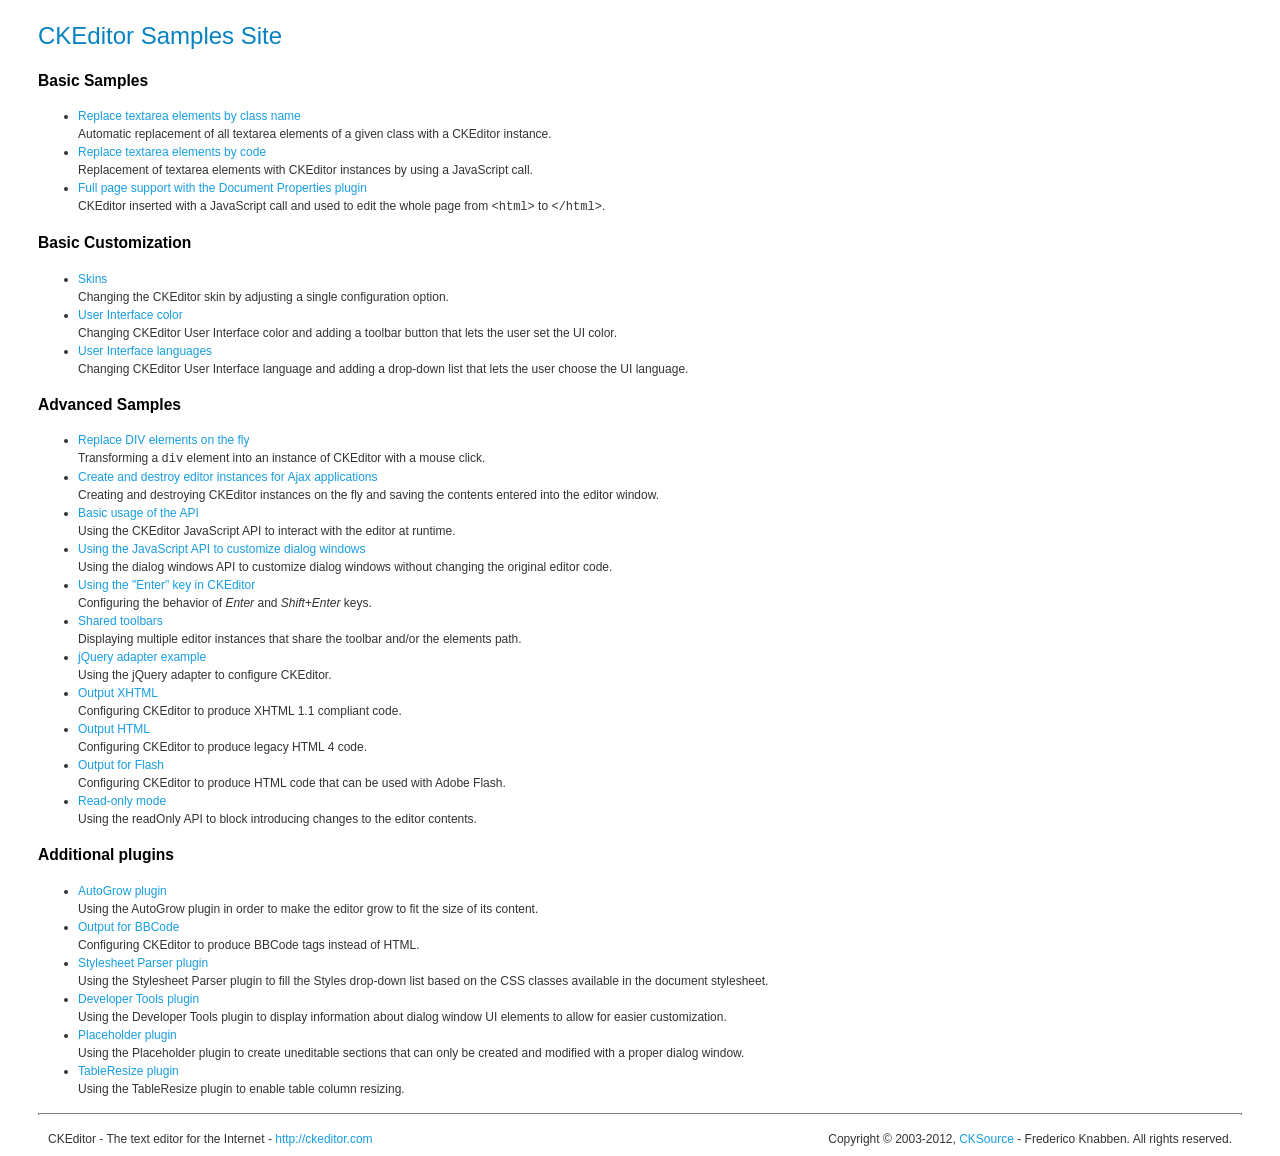
<file: CourseManagement2/ckeditor/_samples/index.html>
<!DOCTYPE html PUBLIC "-//W3C//DTD XHTML 1.0 Transitional//EN" "http://www.w3.org/TR/xhtml1/DTD/xhtml1-transitional.dtd">
<!--
Copyright (c) 2003-2012, CKSource - Frederico Knabben. All rights reserved.
For licensing, see LICENSE.html or http://ckeditor.com/license
-->
<html xmlns="http://www.w3.org/1999/xhtml">
<head>
	<title>CKEditor Samples</title>
	<meta content="text/html; charset=utf-8" http-equiv="content-type" />
	<link type="text/css" rel="stylesheet" href="sample.css" />
</head>
<body>
	<h1 class="samples">
		CKEditor Samples Site
	</h1>
	<h2 class="samples">
		Basic Samples
	</h2>
	<ul class="samples">
		<li>
			<a class="samples" href="replacebyclass.html">Replace textarea elements by class name</a><br />
			Automatic replacement of all textarea elements of a given class with a CKEditor instance.
		</li>
		<li><a class="samples" href="replacebycode.html">Replace textarea elements by code</a><br />
			Replacement of textarea elements with CKEditor instances by using a JavaScript call.
		</li>
		<li><a class="samples" href="fullpage.html">Full page support with the Document Properties plugin</a><br />
			CKEditor inserted with a JavaScript call and used to edit the whole page from <code>&lt;html&gt;</code> to <code>&lt;/html&gt;</code>.
		</li>
	</ul>
	<h2 class="samples">
		Basic Customization
	</h2>
	<ul class="samples">
		<li><a class="samples" href="skins.html">Skins</a><br />
			Changing the CKEditor skin by adjusting a single configuration option.
		</li>
		<li><a class="samples" href="ui_color.html">User Interface color</a><br />
			Changing CKEditor User Interface color and adding a toolbar button that lets the user set the UI color.
		</li>
		<li><a class="samples" href="ui_languages.html">User Interface languages</a><br />
			Changing CKEditor User Interface language and adding a drop-down list that lets the user choose the UI language.
		</li>
	</ul>
	<h2 class="samples">
		Advanced Samples
	</h2>
	<ul class="samples">
		<li><a class="samples" href="divreplace.html">Replace DIV elements on the fly</a><br />
			Transforming a <code>div</code> element into an instance of CKEditor with a mouse click.
		</li>
		<li><a class="samples" href="ajax.html">Create and destroy editor instances for Ajax applications</a><br />
			Creating and destroying CKEditor instances on the fly and saving the contents entered into the editor window.
		</li>
		<li><a class="samples" href="api.html">Basic usage of the API</a><br />
			Using the CKEditor JavaScript API to interact with the editor at runtime.
		</li>
		<li><a class="samples" href="api_dialog.html">Using the JavaScript API to customize dialog windows</a><br />
			Using the dialog windows API to customize dialog windows without changing the original editor code.
		</li>
		<li><a class="samples" href="enterkey.html">Using the "Enter" key in CKEditor</a><br />
			 Configuring the behavior of <em>Enter</em> and <em>Shift+Enter</em> keys.
		</li>
		<li><a class="samples" href="sharedspaces.html">Shared toolbars</a><br />
			Displaying multiple editor instances that share the toolbar and/or the elements path.
		</li>
		<li><a class="samples" href="jqueryadapter.html">jQuery adapter example</a><br />
			Using the jQuery adapter to configure CKEditor.
		</li>
		<li><a class="samples" href="output_xhtml.html">Output XHTML</a><br />
			Configuring CKEditor to produce XHTML 1.1 compliant code.
		</li>
		<li><a class="samples" href="output_html.html">Output HTML</a><br />
			Configuring CKEditor to produce legacy HTML 4 code.
		</li>
		<li><a class="samples" href="output_for_flash.html">Output for Flash</a><br />
			Configuring CKEditor to produce HTML code that can be used with Adobe Flash.
		</li>
		<li><a class="samples" href="readonly.html">Read-only mode</a><br />
			Using the readOnly API to block introducing changes to the editor contents.
		</li>
	</ul>
	<h2 class="samples">
		Additional plugins
	</h2>
	<ul class="samples">
		<li><a class="samples" href="autogrow.html">AutoGrow plugin</a><br />
			Using the AutoGrow plugin in order to make the editor grow to fit the size of its content.
		</li>
		<li><a class="samples" href="bbcode.html">Output for BBCode</a><br />
			Configuring CKEditor to produce BBCode tags instead of HTML.
		</li>
		<li><a class="samples" href="stylesheetparser.html">Stylesheet Parser plugin</a><br />
			Using the Stylesheet Parser plugin to fill the Styles drop-down list based on the CSS classes available in the document stylesheet.
		</li>
		<li><a class="samples" href="devtools.html">Developer Tools plugin</a><br />
			Using the Developer Tools plugin to display information about dialog window UI elements to allow for easier customization.
		</li>
		<li><a class="samples" href="placeholder.html">Placeholder plugin</a><br />
			Using the Placeholder plugin to create uneditable sections that can only be created and modified with a proper dialog window.
		</li>
		<li><a class="samples" href="tableresize.html">TableResize plugin</a><br />
			Using the TableResize plugin to enable table column resizing.
		</li>
	</ul>
	<div id="footer">
		<hr />
		<p>
			CKEditor - The text editor for the Internet - <a class="samples" href="http://ckeditor.com/">http://ckeditor.com</a>
		</p>
		<p id="copy">
			Copyright &copy; 2003-2012, <a class="samples" href="http://cksource.com/">CKSource</a> - Frederico Knabben. All rights reserved.
		</p>
	</div>
</body>
</html>
</file>
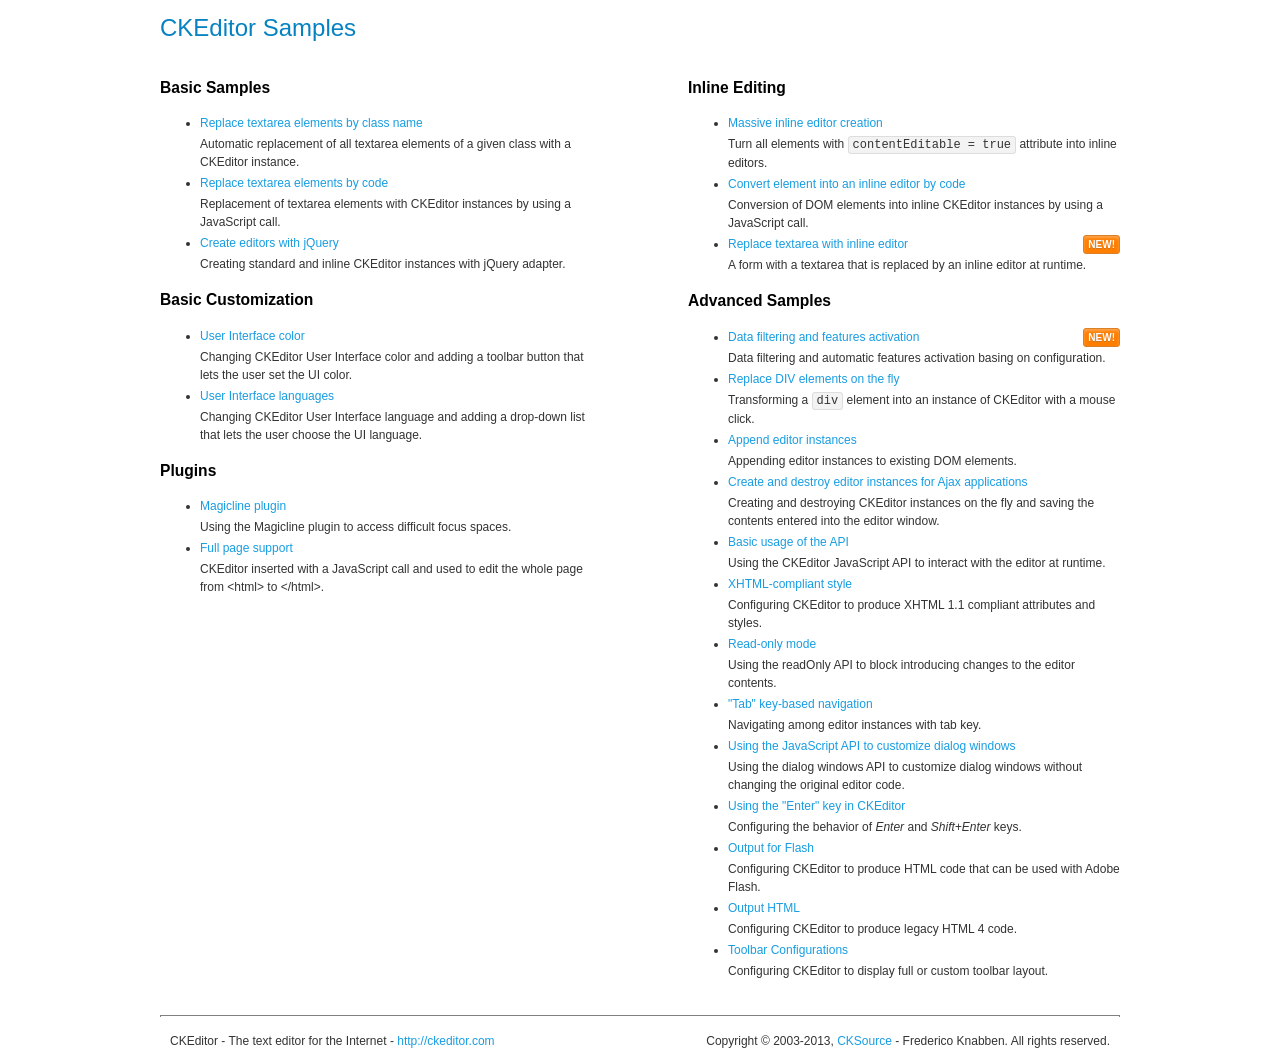
<file: CourseManagement2/ckeditor/samples/index.html>
<!DOCTYPE html>
<!--
Copyright (c) 2003-2013, CKSource - Frederico Knabben. All rights reserved.
For licensing, see LICENSE.md or http://ckeditor.com/license
-->
<html>
<head>
	<title>CKEditor Samples</title>
	<meta charset="utf-8">
	<link rel="stylesheet" href="sample.css">
</head>
<body>
	<h1 class="samples">
		CKEditor Samples
	</h1>
	<div class="twoColumns">
		<div class="twoColumnsLeft">
			<h2 class="samples">
				Basic Samples
			</h2>
			<dl class="samples">
				<dt><a class="samples" href="replacebyclass.html">Replace textarea elements by class name</a></dt>
				<dd>Automatic replacement of all textarea elements of a given class with a CKEditor instance.</dd>

				<dt><a class="samples" href="replacebycode.html">Replace textarea elements by code</a></dt>
				<dd>Replacement of textarea elements with CKEditor instances by using a JavaScript call.</dd>

				<dt><a class="samples" href="jquery.html">Create editors with jQuery</a></dt>
				<dd>Creating standard and inline CKEditor instances with jQuery adapter.</dd>
			</dl>

			<h2 class="samples">
				Basic Customization
			</h2>
			<dl class="samples">
				<dt><a class="samples" href="uicolor.html">User Interface color</a></dt>
				<dd>Changing CKEditor User Interface color and adding a toolbar button that lets the user set the UI color.</dd>

				<dt><a class="samples" href="uilanguages.html">User Interface languages</a></dt>
				<dd>Changing CKEditor User Interface language and adding a drop-down list that lets the user choose the UI language.</dd>
			</dl>


			<h2 class="samples">Plugins</h2>
<dl class="samples">
<dt><a class="samples" href="plugins/magicline/magicline.html">Magicline plugin</a></dt>
<dd>Using the Magicline plugin to access difficult focus spaces.</dd>

<dt><a class="samples" href="plugins/wysiwygarea/fullpage.html">Full page support</a></dt>
<dd>CKEditor inserted with a JavaScript call and used to edit the whole page from &lt;html&gt; to &lt;/html&gt;.</dd>
</dl>
		</div>
		<div class="twoColumnsRight">
			<h2 class="samples">
				Inline Editing
			</h2>
			<dl class="samples">
				<dt><a class="samples" href="inlineall.html">Massive inline editor creation</a></dt>
				<dd>Turn all elements with <code>contentEditable = true</code> attribute into inline editors.</dd>

				<dt><a class="samples" href="inlinebycode.html">Convert element into an inline editor by code</a></dt>
				<dd>Conversion of DOM elements into inline CKEditor instances by using a JavaScript call.</dd>

				<dt><a class="samples" href="inlinetextarea.html">Replace textarea with inline editor</a> <span class="new">New!</span></dt>
				<dd>A form with a textarea that is replaced by an inline editor at runtime.</dd>

				
			</dl>

			<h2 class="samples">
				Advanced Samples
			</h2>
			<dl class="samples">
				<dt><a class="samples" href="datafiltering.html">Data filtering and features activation</a> <span class="new">New!</span></dt>
				<dd>Data filtering and automatic features activation basing on configuration.</dd>

				<dt><a class="samples" href="divreplace.html">Replace DIV elements on the fly</a></dt>
				<dd>Transforming a <code>div</code> element into an instance of CKEditor with a mouse click.</dd>

				<dt><a class="samples" href="appendto.html">Append editor instances</a></dt>
				<dd>Appending editor instances to existing DOM elements.</dd>

				<dt><a class="samples" href="ajax.html">Create and destroy editor instances for Ajax applications</a></dt>
				<dd>Creating and destroying CKEditor instances on the fly and saving the contents entered into the editor window.</dd>

				<dt><a class="samples" href="api.html">Basic usage of the API</a></dt>
				<dd>Using the CKEditor JavaScript API to interact with the editor at runtime.</dd>

				<dt><a class="samples" href="xhtmlstyle.html">XHTML-compliant style</a></dt>
				<dd>Configuring CKEditor to produce XHTML 1.1 compliant attributes and styles.</dd>

				<dt><a class="samples" href="readonly.html">Read-only mode</a></dt>
				<dd>Using the readOnly API to block introducing changes to the editor contents.</dd>

				<dt><a class="samples" href="tabindex.html">"Tab" key-based navigation</a></dt>
				<dd>Navigating among editor instances with tab key.</dd>


				
<dt><a class="samples" href="plugins/dialog/dialog.html">Using the JavaScript API to customize dialog windows</a></dt>
<dd>Using the dialog windows API to customize dialog windows without changing the original editor code.</dd>

<dt><a class="samples" href="plugins/enterkey/enterkey.html">Using the &quot;Enter&quot; key in CKEditor</a></dt>
<dd>Configuring the behavior of <em>Enter</em> and <em>Shift+Enter</em> keys.</dd>

<dt><a class="samples" href="plugins/htmlwriter/outputforflash.html">Output for Flash</a></dt>
<dd>Configuring CKEditor to produce HTML code that can be used with Adobe Flash.</dd>

<dt><a class="samples" href="plugins/htmlwriter/outputhtml.html">Output HTML</a></dt>
<dd>Configuring CKEditor to produce legacy HTML 4 code.</dd>

<dt><a class="samples" href="plugins/toolbar/toolbar.html">Toolbar Configurations</a></dt>
<dd>Configuring CKEditor to display full or custom toolbar layout.</dd>

			</dl>
		</div>
	</div>
	<div id="footer">
		<hr>
		<p>
			CKEditor - The text editor for the Internet - <a class="samples" href="http://ckeditor.com/">http://ckeditor.com</a>
		</p>
		<p id="copy">
			Copyright &copy; 2003-2013, <a class="samples" href="http://cksource.com/">CKSource</a> - Frederico Knabben. All rights reserved.
		</p>
	</div>
</body>
</html>
</file>
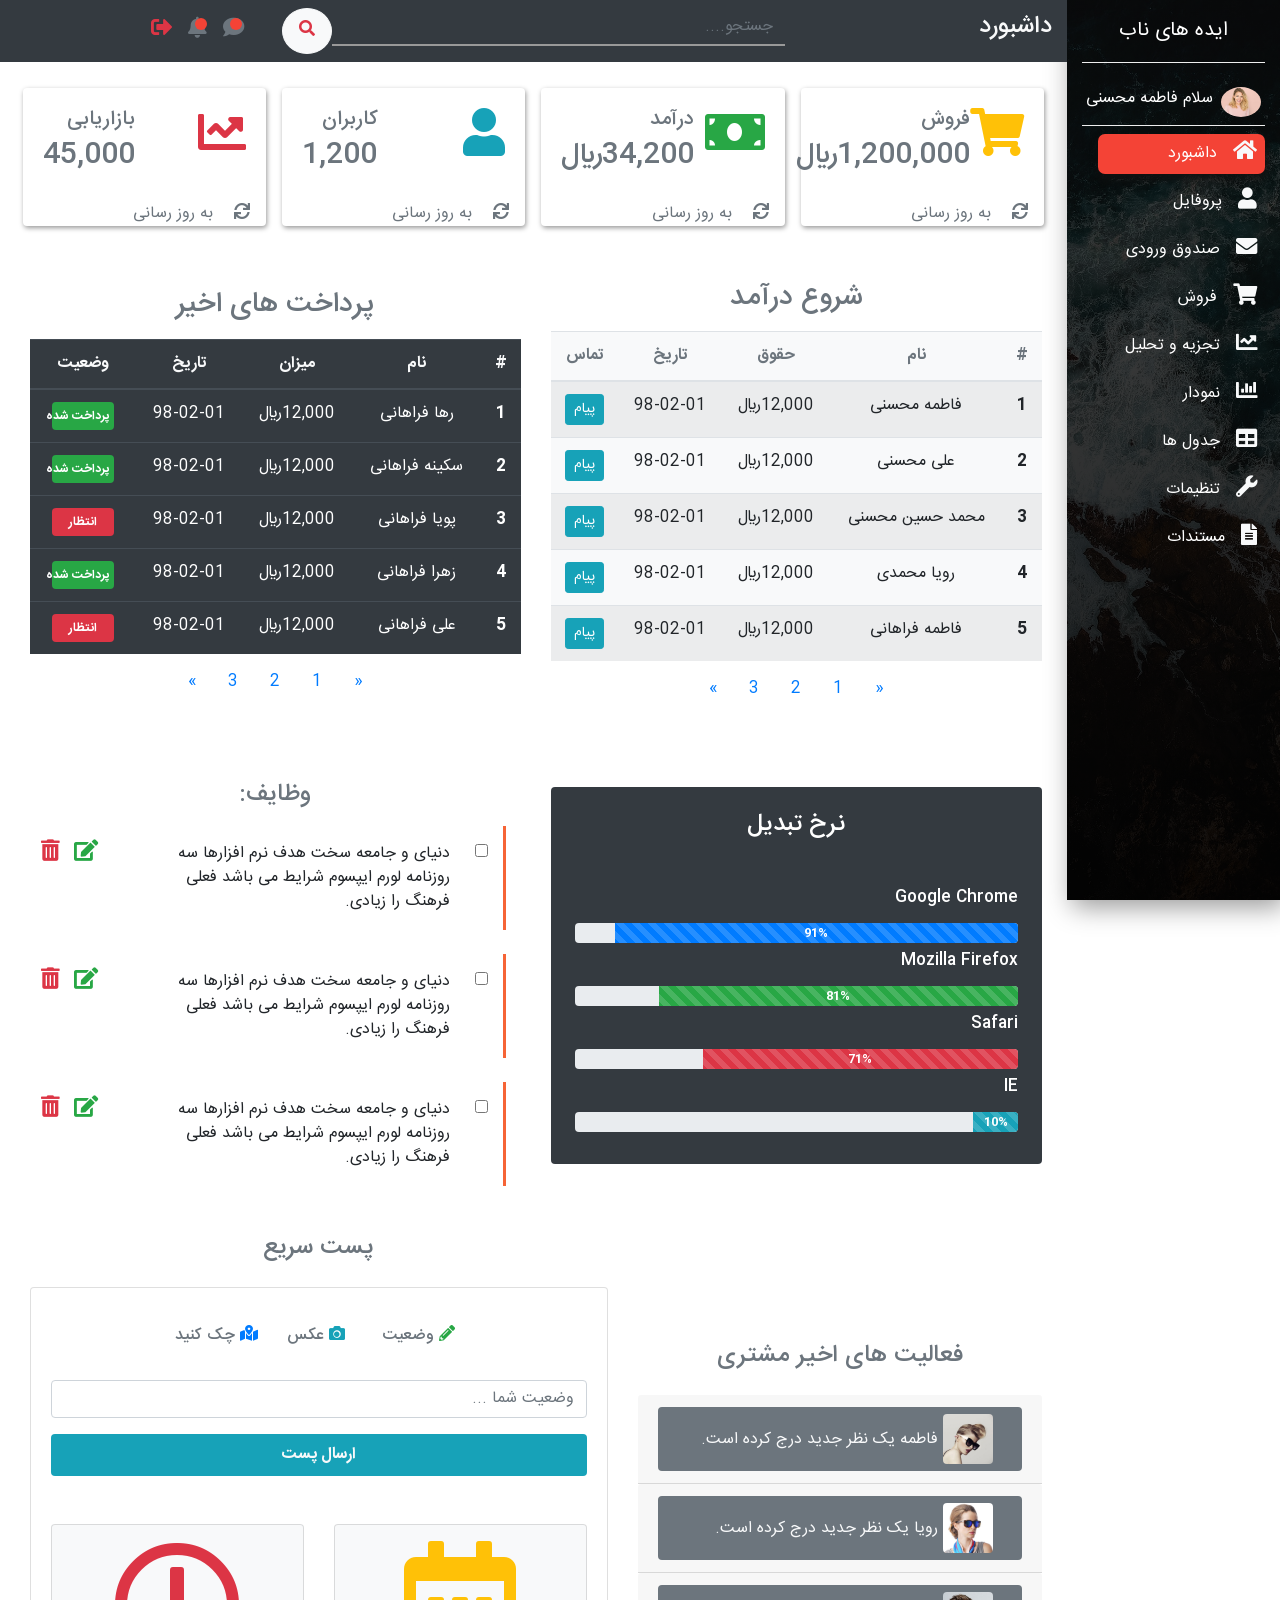
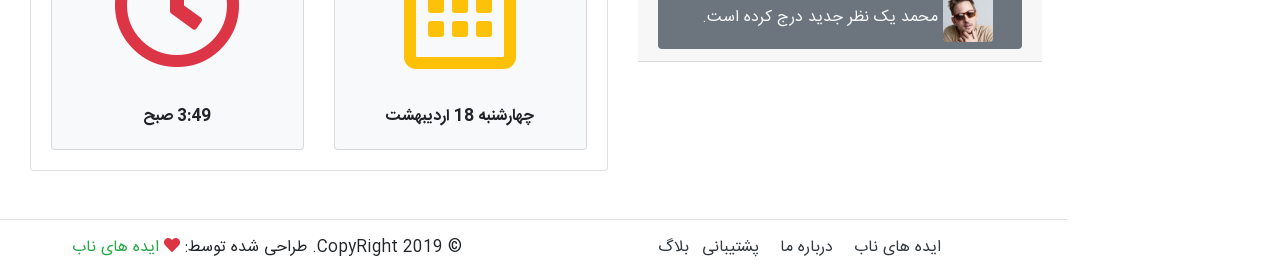
<file: CourseManagement2/Areas/Admin/Content/index.html>
<!DOCTYPE html>
<html lang="en" dir="rtl">

<head>
  <meta charset="UTF-8">
  <meta name="viewport" content="width=device-width, initial-scale=1.0">
  <meta http-equiv="X-UA-Compatible" content="ie=edge">
  <title>DashBord</title>
  <link rel="stylesheet" href="https://use.fontawesome.com/releases/v5.8.1/css/all.css"
    integrity="sha384-50oBUHEmvpQ+1lW4y57PTFmhCaXp0ML5d60M1M7uH2+nqUivzIebhndOJK28anvf" crossorigin="anonymous">
  <link rel="stylesheet" href="css/fontstyle.css">
  <link rel="stylesheet" href="css/bootstrap.css">
  <link rel="stylesheet" href="css/fontiran.css">
</head>

<body>
  <header>
    <!-- navbar -->
    <nav class="navbar navbar-expand-md navbar-light">
      <button class="navbar-toggler mb-2 bg-light" type="button" data-toggle="collapse" data-target="#navbarNav"
        aria-controls="navbarNav" aria-expanded="false" aria-label="Toggle navigation">
        <span class="navbar-toggler-icon"></span>
      </button>
      <div class="collapse navbar-collapse" id="navbarNav">
        <div class="container-fluid">
          <div class="row">
            <!-- sidebar -->
            <div class="col-xl-2 col-lg-3 col-md-4 sidebar fixed-top">
              <a href="#" class="navbar-brand text-white d-block mx-auto text-center py-3 mb-4 bottom-border">ایده های
                ناب</a>
              <div class="d-flex justify-content-center align-self-center bottom-border pb-2">
                <img src="img/3.jpg" alt="" width="40px" height="30px" class="rounded-circle ml-2">
                <a href="#" class="text-white">سلام فاطمه محسنی</a>
              </div>
              <ul class="navbar-nav flex-column text-right mt-2">
                <li class="nav-item pl-3">
                  <a href="#" class="nav-link text-white p-2 mb-2 current"><i
                      class="fas fa-home text-light fa-lg ml-3"></i>داشبورد</a>
                </li>

                <li class="nav-item pl-3">
                  <a href="#" class="nav-link text-white p-2 mb-2 sidebar-link"><i
                      class="fas fa-user text-light fa-lg ml-3"></i>پروفایل</a>
                </li>

                <li class="nav-item pl-3">
                  <a href="#" class="nav-link text-white p-2 mb-2 sidebar-link"><i
                      class="fas fa-envelope text-light fa-lg ml-3"></i>صندوق ورودی</a>
                </li>

                <li class="nav-item pl-3">
                  <a href="#" class="nav-link text-white p-2 mb-2 sidebar-link"><i
                      class="fas fa-shopping-cart text-light fa-lg ml-3"></i>فروش</a>
                </li>

                <li class="nav-item pl-3">
                  <a href="#" class="nav-link text-white p-2 mb-2 sidebar-link"><i
                      class="fas fa-chart-line text-light fa-lg ml-3"></i>تجزیه و تحلیل</a>
                </li>

                <li class="nav-item pl-3">
                  <a href="#" class="nav-link text-white p-2 mb-2 sidebar-link"><i
                      class="fas fa-chart-bar text-light fa-lg ml-3"></i>نمودار</a>
                </li>

                <li class="nav-item pl-3">
                  <a href="#" class="nav-link text-white p-2 mb-2 sidebar-link"><i
                      class="fas fa-table text-light fa-lg ml-3"></i>جدول ها</a>
                </li>

                <li class="nav-item pl-3">
                  <a href="#" class="nav-link text-white p-2 mb-2 sidebar-link"><i
                      class="fas fa-wrench text-light fa-lg ml-3"></i>تنظیمات</a>
                </li>

                <li class="nav-item pl-3">
                  <a href="#" class="nav-link text-white p-2 mb-2 sidebar-link"><i
                      class="fas fa-file-alt text-light fa-lg ml-3"></i>مستندات</a>
                </li>
              </ul>
            </div>
            <!--end of sidbar -->
            <!-- top nav -->
            <div class="col-xl-10 col-lg-9 col-md-8 mr-auto bg-dark fixed-top py-2 top-navbar">
              <div class="row align-items-center">
                <div class="col-md-3 text-right mb-0">
                  <h4 class="text-light">داشبورد</h4>
                </div>
                <div class="col-md-6">
                  <form>
                    <div class="input-group">
                      <input type="text" class="form-control search-input" placeholder="جستجو....">
                      <button type="button" class="btn btn-light search-button">
                        <i class="fas fa-search text-danger"></i>
                      </button>
                    </div>
                  </form>
                </div>
                <div class="col-md-3">
                  <ul class="navbar-nav">
                    <li class="nav-item icon-parent">
                      <a href="#" class="nav-link">
                        <i class="fas fa-comment text-muted fa-lg"></i>
                      </a>
                    </li>
                    <li class="nav-item icon-parent">
                      <a href="#" class="nav-link">
                        <i class="fas fa-bell text-muted fa-lg "></i>
                      </a>
                    </li>
                    <li class="nav-item">
                      <a href="#" class="nav-link" data-toggle="modal" data-target="#sing-out">
                        <i class="fas fa-sign-out-alt text-danger fa-lg mr-auto"></i>
                      </a>
                    </li>
                  </ul>
                </div>
              </div>
            </div>
            <!-- end of top nav -->
          </div>
        </div>
      </div>
    </nav>
    <!-- end of navbar -->
  </header>
  <main>
    <!-- model -->
    <div class="modal fade" id="sing-out">
      <div class="modal-dialog ">
        <div class="modal-content">
          <div class="modal-header">
            <h4 class="modal-title">
              میخواهید خارج شوید؟
            </h4>
            <button type="button" class="close mx-0" data-dismiss="modal">&times;</button>
          </div>
          <div class="modal-body text-right">
            آیا میخواهید خارج شوید؟؟
          </div>
          <div class="modal-footer">
            <button type="button" class="btn btn-success ml-4 w-50" data-dismiss="modal">خیر</button>
            <button type="button" class="btn btn-danger w-50" data-dismiss="modal">بله</button>
          </div>
        </div>
      </div>
    </div>
    <!-- end of model -->

    <!-- card -->
    <div class="row mx-0">
      <div class="col-xl-10 col-lg-9 col-md-8 mr-auto">
        <div class="row pt-md-5 mt-md-3 mb-5 mx-0">
          <!-- sales -->
          <div class="col-xl-3 col-sm-6  p-2">
            <div class="card border-0 card-common">
              <div class="card-body">
                <div class="d-flex justify-content-between">
                  <i class="fas fa-shopping-cart fa-3x text-warning"></i>
                  <div class=" text-right text-secondary">
                    <h5>فروش</h5>
                    <h3 class="text-md-small">1,200,000ريال</h3>
                  </div>
                </div>
              </div>
              <div class="card-foorter text-right mr-3 text-secondary">
                <i class="fas fa-sync ml-3"></i>
                <span>به روز رسانی</span>
              </div>
            </div>
          </div>
          <!-- Money -->
          <div class="col-xl-3 col-sm-6 p-2">
            <div class="card border-0 card-common">
              <div class="card-body">
                <div class="d-flex justify-content-between">
                  <i class="fas fa-money-bill fa-3x text-success"></i>
                  <div class=" text-right text-secondary">
                    <h5>درآمد</h5>
                    <h3 class="text-md-small">34,200ريال</h3>
                  </div>
                </div>
              </div>
              <div class="card-foorter text-right mr-3 text-secondary">
                <i class="fas fa-sync ml-3"></i>
                <span>به روز رسانی</span>
              </div>
            </div>
          </div>
          <!-- user -->
          <div class="col-xl-3 col-sm-6 p-2">
            <div class="card border-0 card-common">
              <div class="card-body">
                <div class="d-flex justify-content-between">
                  <i class="fas fa-user fa-3x text-info"></i>
                  <div class=" text-right text-secondary">
                    <h5>کاربران</h5>
                    <h3 class="text-md-small">1,200</h3>
                  </div>
                </div>
              </div>
              <div class="card-foorter text-right mr-3 text-secondary">
                <i class="fas fa-sync ml-3"></i>
                <span>به روز رسانی</span>
              </div>
            </div>
          </div>
          <!-- chart -->
          <div class="col-xl-3 col-sm-6 p-2">
            <div class="card border-0 card-common">
              <div class="card-body">
                <div class="d-flex justify-content-between">
                  <i class="fas fa-chart-line fa-3x text-danger"></i>
                  <div class=" text-right text-secondary">
                    <h5>بازاریابی</h5>
                    <h3 class="text-md-small">45,000</h3>
                  </div>
                </div>
              </div>
              <div class="card-foorter text-right mr-3 text-secondary">
                <i class="fas fa-sync ml-3"></i>
                <span>به روز رسانی</span>
              </div>
            </div>
          </div>


        </div>
      </div>
    </div>
    <!-- end of card -->

    <!-- table -->
    <section>
      <div class="container-fluid">
        <div class="row mx-0 mb-5">
          <div class="col-xl-10 col-lg-9 col-md-8 mr-auto">
            <div class="row align-items-center">
              <!-- salary table -->
              <div class="col-xl-6 col-12 mb-4 mb-xl-0">

                <h3 class="text-muted text-center mb-3">شروع درآمد</h3>
                <table class="table table-striped bg-light text-center ">
                  <thead>
                    <tr class="text-muted">
                      <th>#</th>
                      <th>نام</th>
                      <th>حقوق</th>
                      <th>تاریخ</th>
                      <th>تماس</th>
                    </tr>
                  </thead>
                  <tbody>
                    <tr>
                      <th>1</th>
                      <td>فاطمه محسنی</td>
                      <td>12,000ريال</td>
                      <td>98-02-01</td>
                      <td><button type="button" class="btn btn-info btn-sm">پیام</button></td>
                    </tr>
                    <tr>
                      <th>2</th>
                      <td>علی محسنی</td>
                      <td>12,000ريال</td>
                      <td>98-02-01</td>
                      <td><button type="button" class="btn btn-info btn-sm">پیام</button></td>
                    </tr>
                    <tr>
                      <th>3</th>
                      <td>محمد حسین محسنی</td>
                      <td>12,000ريال</td>
                      <td>98-02-01</td>
                      <td><button type="button" class="btn btn-info btn-sm">پیام</button></td>
                    </tr>
                    <tr>
                      <th>4</th>
                      <td>رویا محمدی</td>
                      <td>12,000ريال</td>
                      <td>98-02-01</td>
                      <td><button type="button" class="btn btn-info btn-sm">پیام</button></td>
                    </tr>
                    <tr>
                      <th>5</th>
                      <td>فاطمه فراهانی</td>
                      <td>12,000ريال</td>
                      <td>98-02-01</td>
                      <td><button type="button" class="btn btn-info btn-sm">پیام</button></td>
                    </tr>
                  </tbody>
                </table>

                <!-- paginiton -->
                <nav>
                  <ul class="pagination justify-content-center ">
                    <li class="page-item">
                      <a href="#" class="page-linke py-2 px-3">
                        <span>&laquo;</span>
                      </a>
                    </li>
                    <li class="page-item">
                      <a href="#" class="page-linke py-2 px-3">
                        1
                      </a>
                    </li>
                    <li class="page-item">
                      <a href="#" class="page-linke py-2 px-3">
                        2
                      </a>
                    </li>
                    <li class="page-item">
                      <a href="#" class="page-linke py-2 px-3">
                        3
                      </a>
                    </li>
                    <li class="page-item">
                      <a href="#" class="page-linke py-2 px-3">
                        <span>&raquo;</span>
                      </a>
                    </li>
                  </ul>
                </nav>
                <!-- end of paginiton -->

              </div>
              <!-- end of salary table -->

              <!-- payments table -->
              <div class="col-xl-6 col-12">
                <h3 class="text-muted text-center mb-3">پرداخت های اخیر</h3>
                <table class="table table-dark table-hover text-center ">
                  <thead>
                    <tr class="text-light">
                      <th>#</th>
                      <th>نام</th>
                      <th>میزان</th>
                      <th>تاریخ</th>
                      <th>وضعیت</th>
                    </tr>
                  </thead>
                  <tbody>
                    <tr>
                      <th>1</th>
                      <td>رها فراهانی</td>
                      <td>12,000ريال</td>
                      <td>98-02-01</td>
                      <td><span class="badge badge-success w-75 py-2">پرداخت شده</span></td>
                    </tr>
                    <tr>
                      <th>2</th>
                      <td>سکینه فراهانی</td>
                      <td>12,000ريال</td>
                      <td>98-02-01</td>
                      <td><span class="badge badge-success w-75 py-2">پرداخت شده</span></td>
                    </tr>
                    <tr>
                      <th>3</th>
                      <td>پویا فراهانی</td>
                      <td>12,000ريال</td>
                      <td>98-02-01</td>
                      <td><span class="badge badge-danger w-75 py-2">انتظار</span></td>
                    </tr>
                    <tr>
                      <th>4</th>
                      <td>زهرا فراهانی</td>
                      <td>12,000ريال</td>
                      <td>98-02-01</td>
                      <td><span class="badge badge-success w-75 py-2">پرداخت شده</span></td>
                    </tr>
                    <tr>
                      <th>5</th>
                      <td>علی فراهانی</td>
                      <td>12,000ريال</td>
                      <td>98-02-01</td>
                      <td><span class="badge badge-danger w-75 py-2">انتظار</span></td>
                    </tr>
                  </tbody>
                </table>
                <!-- paginiton -->
                <nav>
                  <ul class="pagination justify-content-center ">
                    <li class="page-item">
                      <a href="#" class="page-linke py-2 px-3">
                        <span>&laquo;</span>
                      </a>
                    </li>
                    <li class="page-item">
                      <a href="#" class="page-linke py-2 px-3">
                        1
                      </a>
                    </li>
                    <li class="page-item">
                      <a href="#" class="page-linke py-2 px-3">
                        2
                      </a>
                    </li>
                    <li class="page-item">
                      <a href="#" class="page-linke py-2 px-3">
                        3
                      </a>
                    </li>
                    <li class="page-item">
                      <a href="#" class="page-linke py-2 px-3">
                        <span>&raquo;</span>
                      </a>
                    </li>
                  </ul>
                </nav>
                <!-- end of paginiton -->
              </div>
              <!-- end of payments table -->
            </div>
          </div>
        </div>
      </div>
    </section>
    <!-- end oftable -->

    <!-- progress/ task list -->
    <section>
      <div class="container-fluid">
        <div class="row mx-0">
          <div class="col-xl-10 col-lg-9 col-md-8 mr-auto">
            <div class="row mb-4 align-items-center ">
              <!-- progress bar -->
              <div class="col-xl-6 col-12 mb-4">
                <div class="bg-dark text-white p-4 rounded">
                  <h4 class="mb-5 text-center">نرخ تبدیل</h4>
                  <h6 class="mb-3 text-right">Google Chrome</h6>
                  <div class="progress mb-2" style="height: 20px;">
                    <div class="progress-bar progress-bar-striped font-weight-bold" style="width: 91%; ">91%</div>
                  </div>
                  <h6 class="mb-3 text-right ">Mozilla Firefox</h6>
                  <div class="progress mb-2" style="height: 20px;">
                    <div class="progress-bar progress-bar-striped font-weight-bold bg-success " style="width: 81%; ">81%
                    </div>
                  </div>
                  <h6 class="mb-3 text-right">Safari</h6>
                  <div class="progress mb-2" style="height: 20px;">
                    <div class="progress-bar progress-bar-striped font-weight-bold bg-danger" style="width: 71%; ">71%
                    </div>
                  </div>
                  <h6 class="mb-3 text-right">IE</h6>
                  <div class="progress mb-2" style="height: 20px;">
                    <div class="progress-bar progress-bar-striped font-weight-bold bg-info" style="width: 10%; ">10%
                    </div>
                  </div>
                </div>
              </div>
              <!-- end of progress bar -->
              <!-- Task list -->
              <div class="col-xl-6 col-12">
                <h4 class="text-muted p-3 mb-2 mb-xl-0 text-center">وظایف: </h4>
                <div class="container-fluid bg-white">
                  <div class="row mx-0 py-3 mb-4 task-border">
                    <div class="col-1">
                      <input type="checkbox">
                    </div>
                    <div class="col-sm-9 col-8 text-right">
                      دنیای و جامعه سخت هدف نرم افزارها سه روزنامه لورم ایپسوم شرایط می باشد فعلی فرهنگ را زیادی.
                    </div>
                    <div class="col-1">
                      <a href="#" data-toggle="tooltip" title="<h6>ویرایش</h6>" data-placement="top" data-html="true"><i
                          class="fas fa-edit fa-lg text-success mr-2"></i></a>
                    </div>
                    <div class="col-1">
                      <a href="#" data-toggle="tooltip" title="<h6>حذف</h6>" data-placement="top" data-html="true"><i
                          class="fas fa-trash-alt fa-lg text-danger mr-2"></i></a>
                    </div>
                  </div>
                </div>

                <div class="container-fluid bg-white">
                  <div class="row mx-0 py-3 mb-4 task-border">
                    <div class="col-1">
                      <input type="checkbox">
                    </div>
                    <div class="col-sm-9 col-8 text-right">
                      دنیای و جامعه سخت هدف نرم افزارها سه روزنامه لورم ایپسوم شرایط می باشد فعلی فرهنگ را زیادی.
                    </div>
                    <div class="col-1">
                      <a href="#" data-toggle="tooltip" title="<h6>ویرایش</h6>" data-placement="top" data-html="true"><i
                          class="fas fa-edit fa-lg text-success mr-2"></i></a>
                    </div>
                    <div class="col-1">
                      <a href="#" data-toggle="tooltip" title="<h6>حذف</h6>" data-placement="top" data-html="true"><i
                          class="fas fa-trash-alt fa-lg text-danger mr-2"></i></a>
                    </div>
                  </div>
                </div>

                <div class="container-fluid bg-white">
                  <div class="row mx-0 py-3 mb-4 task-border">
                    <div class="col-1">
                      <input type="checkbox">
                    </div>
                    <div class="col-sm-9 col-8 text-right">
                      دنیای و جامعه سخت هدف نرم افزارها سه روزنامه لورم ایپسوم شرایط می باشد فعلی فرهنگ را زیادی.
                    </div>
                    <div class="col-1">
                      <a href="#" data-toggle="tooltip" title="<h6>ویرایش</h6>" data-placement="top" data-html="true"><i
                          class="fas fa-edit fa-lg text-success mr-2"></i></a>
                    </div>
                    <div class="col-1">
                      <a href="#" data-toggle="tooltip" title="<h6>حذف</h6>" data-placement="top" data-html="true"><i
                          class="fas fa-trash-alt fa-lg text-danger mr-2"></i></a>
                    </div>
                  </div>
                </div>

              </div>
              <!-- end of Task list -->

            </div>
          </div>
        </div>
      </div>
    </section>
    <!-- end of progress/ task list -->
    <!-- activities / quick post -->
    <section>
      <div class="container-fluid">
        <div class="row mx-0">
          <div class="col-xl-10 col-lg-9 col-md-8 mr-auto">
            <div class="row mb-4 align-items-center mb-5">
              <!-- activities -->
              <div class="col-xl-5 col-12">
                <h4 class="text-muted mb-4 text-center">فعالیت های اخیر مشتری</h4>
                <div class="" id="accordion">
                  <!-- card1 -->
                  <div class="card border-0">
                    <div class="card-header">
                      <button class="btn btn-block bg-secondary text-light text-right" data-toggle="collapse"
                        data-target="#collapseOne">
                        <img src="img/client-1.jpg" alt="" width="50" class="mr-3 rounded">
                        فاطمه یک نظر جدید درج کرده است.
                      </button>
                    </div>
                    <div class="collapse" id="collapseOne" data-parent="#accordion">
                      <div class="card-body text-right">
                        مورد ایجاد فراوان روزنامه چاپگرها گرافیک آینده سخت ستون زبان و با با متخصصان و شرایط مجله و گیرد
                        راهکارها آینده سوالات داشت حال رایانهای .
                      </div>
                    </div>
                  </div>
                  <!-- card2 -->
                  <div class="card border-0">
                    <div class="card-header">
                      <button class="btn btn-block bg-secondary text-light text-right" data-toggle="collapse"
                        data-target="#collapseTwo">
                        <img src="img/client-2.jpg" alt="" width="50" class="mr-3 rounded">
                        رویا یک نظر جدید درج کرده است.
                      </button>
                    </div>
                    <div class="collapse" id="collapseTwo" data-parent="#accordion">
                      <div class="card-body text-right">
                        مورد ایجاد فراوان روزنامه چاپگرها گرافیک آینده سخت ستون زبان و با با متخصصان و شرایط مجله و گیرد
                        راهکارها آینده سوالات داشت حال رایانهای .
                      </div>
                    </div>
                  </div>
                  <!-- card3 -->
                  <div class="card border-0">
                    <div class="card-header">
                      <button class="btn btn-block bg-secondary text-light text-right" data-toggle="collapse"
                        data-target="#collapseThree">
                        <img src="img/client-3.jpg" alt="" width="50" class="mr-3 rounded">
                        محمد یک نظر جدید درج کرده است.
                      </button>
                    </div>
                    <div class="collapse" id="collapseThree" data-parent="#accordion">
                      <div class="card-body text-right">
                        مورد ایجاد فراوان روزنامه چاپگرها گرافیک آینده سخت ستون زبان و با با متخصصان و شرایط مجله و گیرد
                        راهکارها آینده سوالات داشت حال رایانهای .
                      </div>
                    </div>
                  </div>
                </div>
              </div>
              <!--end of activities -->
              <!-- Quick post -->
              <div class="col-xl-7 col-12">
                <h4 class="text-muted text-center mb-4"> پست سریع</h4>
                <div class="card rounded">
                  <div class="card-body">
                    <ul class="list-inline text-center py-3">
                      <li class="list-inline-item ml-4">
                        <a href="#">
                          <i class="fas fa-pencil-alt text-success"></i>
                          <span class="h6 text-muted">وضعیت</span>
                        </a>
                      </li>
                      <li class="list-inline-item ml-4">
                        <a href="#">
                          <i class="fas fa-camera text-info"></i>
                          <span class="h6 text-muted">عکس</span>
                        </a>
                      </li>
                      <li class="list-inline-item">
                        <a href="#">
                          <i class="fas fa-map-marked-alt text-primary"></i>
                          <span class="h6 text-muted">چک کنید</span>
                        </a>
                      </li>
                    </ul>
                    <form action="">
                      <div class="form-group">
                        <input type="text" class="form-control py-2 mb-3" placeholder="وضعیت شما ...">
                        <button type="button" class="btn btn-block font-weight-bold text-light bg-info py-2 mb-5">ارسال
                          پست</button>
                      </div>
                    </form>
                    <div class="row">
                      <div class="col-6">
                        <div class="card bg-light">
                          <i class="far fa-calendar-alt fa-8x text-warning d-block m-auto py-3"></i>
                          <div class="card-body">
                            <p class="card-text text-center font-weight-bold">چهارشنبه 18 اردیبهشت</p>
                          </div>
                        </div>
                      </div>
                      <div class="col-6">
                        <div class="card bg-light">
                          <i class="far fa-clock fa-8x text-danger d-block m-auto py-3"></i>
                          <div class="card-body">
                            <p class="card-text text-center font-weight-bold">3:49 صبح</p>
                          </div>
                        </div>
                      </div>
                    </div>
                  </div>
                </div>
              </div>
              <!-- end of Quick post -->

            </div>
          </div>
        </div>
      </div>
    </section>
    <!-- end of activities / quick post -->
  </main>
    <!-- footer -->
    <footer>
      <div class="row mx-0">
        <div class="col-xl-10 col-lg-9 col-md-8 mr-auto">
          <div class="row border-top pt-3 ">
            <div class="col-lg-6 text-center">
              <ul class="list-inline">
                <li class="list-inline-item ml-2">
                  <a href="#" class="text-dark text-decoration-none ahover ">
                    ایده های ناب
                  </a>
                </li>
                <li class="list-inline-item ml-2">
                  <a href="#" class="text-dark text-decoration-none ahover ">
                    درباره ما
                  </a>
                </li>
                <li class="list-inline-item ml-2">
                  <a href="#" class="text-dark text-decoration-none ahover ">
                    پشتیبانی
                  </a>
                </li>
                <li class="list-inline-item ml-2">
                  <a href="#" class="text-dark  text-decoration-none ahover">
                    بلاگ
                  </a>
                </li>
              </ul>
            </div>
            <div class="col-lg-6 text-center">
              <p>&copy; 2019 CopyRight. طراحی شده توسط:
                <i class="fas fa-heart text-danger "></i>
                <span class="text-success">ایده های ناب</span>
              </p>
            </div>
          </div>
        </div>
      </div>
    </footer>
    <!-- end of footer -->
  <script src="js/jquery-3.3.1.min.js"></script>
  <script src="js/popper.js"></script>
  <script src="js/bootstrap.js"></script>
  <script src="js/script.js"></script>
</body>

</html>
</file>
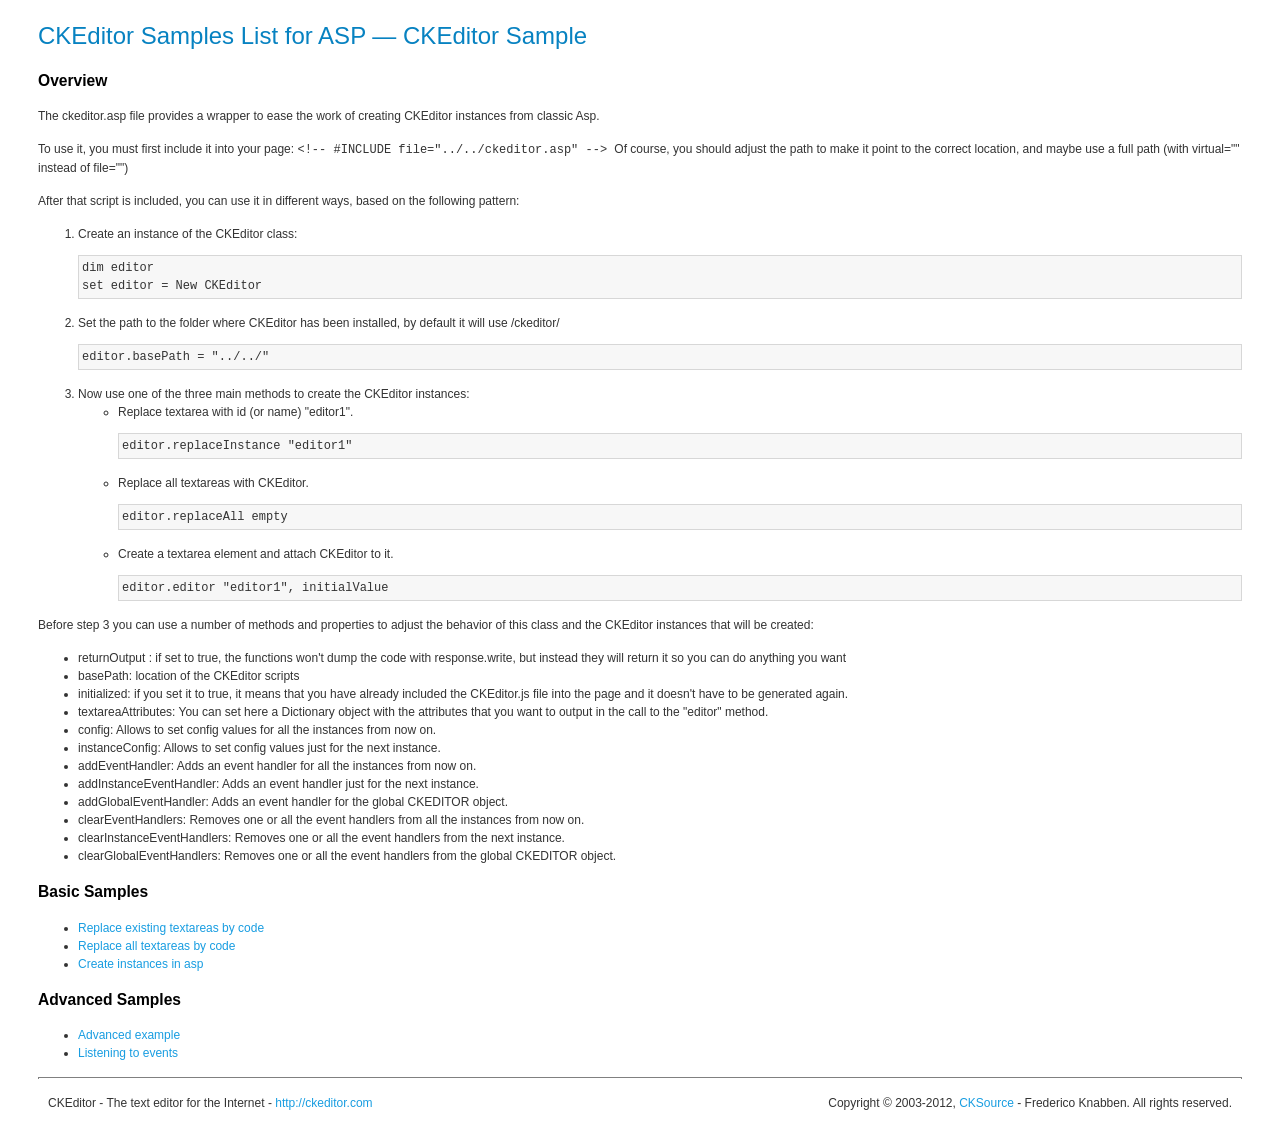
<file: CourseManagement2/ckeditor/_samples/asp/index.html>
<!DOCTYPE html PUBLIC "-//W3C//DTD XHTML 1.0 Transitional//EN" "http://www.w3.org/TR/xhtml1/DTD/xhtml1-transitional.dtd">
<!--
Copyright (c) 2003-2012, CKSource - Frederico Knabben. All rights reserved.
For licensing, see LICENSE.html or http://ckeditor.com/license
-->
<html xmlns="http://www.w3.org/1999/xhtml">
<head>
	<title>ASP integration Samples List &mdash; CKEditor</title>
	<link type="text/css" rel="stylesheet" href="../sample.css" />
</head>
<body>
	<h1 class="samples">
		CKEditor Samples List for ASP &mdash; CKEditor Sample
	</h1>
	<h2 class="samples">
		Overview
	</h2>
	<p>The ckeditor.asp file provides a wrapper to ease the work of creating CKEditor instances from classic Asp.</p>
	<p>To use it, you must first include it into your page:
	<code>
		&lt;!-- #INCLUDE file="../../ckeditor.asp" --&gt;
	</code>
	Of course, you should adjust the path to make it point to the correct location, and maybe use a full path (with virtual="" instead of file="")
	</p>
	<p>After that script is included, you can use it in different ways, based on the following pattern:</p>

<ol>
	<li>
		Create an instance of the CKEditor class:
<pre class="samples">dim editor
set editor = New CKEditor</pre>
	</li>
	<li>
		Set the path to the folder where CKEditor has been installed, by default it will use /ckeditor/
		<pre class="samples">editor.basePath = "../../"</pre>
	</li>
	<li>
	Now use one of the three main methods to create the CKEditor instances:
	<ul class="samples">
		<li>
				Replace textarea with id (or name) "editor1".
			<pre class="samples">editor.replaceInstance "editor1"</pre>
		</li>
		<li>
			Replace all textareas with CKEditor.
			<pre class="samples">editor.replaceAll empty</pre>
		</li>
		<li>
			Create a textarea element and attach CKEditor to it.
			<pre class="samples">editor.editor "editor1", initialValue</pre>
		</li>
	</ul>
	</li>
</ol>
<p>Before step 3 you can use a number of methods and properties to adjust the behavior of this class and the CKEditor instances
that will be created:</p>
<ul class="samples">
	<li>returnOutput : if set to true, the functions won't dump the code with response.write, but instead they will return it so
	you can do anything you want</li>
	<li>basePath: location of the CKEditor scripts</li>
	<li>initialized: if you set it to true, it means that you have already included the CKEditor.js file into the page and it
		doesn't have to be generated again.</li>
	<li>textareaAttributes: You can set here a Dictionary object with the attributes that you want to output in the call to the "editor" method.</li>

	<li>config: Allows to set config values for all the instances from now on.</li>
	<li>instanceConfig: Allows to set config values just for the next instance.</li>

	<li>addEventHandler: Adds an event handler for all the instances from now on.</li>
	<li>addInstanceEventHandler: Adds an event handler just for the next instance.</li>
	<li>addGlobalEventHandler: Adds an event handler for the global CKEDITOR object.</li>

	<li>clearEventHandlers: Removes one or all the event handlers from all the instances from now on.</li>
	<li>clearInstanceEventHandlers: Removes one or all the event handlers  from the next instance.</li>
	<li>clearGlobalEventHandlers: Removes one or all the event handlers  from the global CKEDITOR object.</li>

</ul>

	<h2 class="samples">
		Basic Samples
	</h2>
	<ul class="samples">
		<li><a class="samples" href="replace.asp">Replace existing textareas by code</a></li>
		<li><a class="samples" href="replaceall.asp">Replace all textareas by code</a></li>
		<li><a class="samples" href="standalone.asp">Create instances in asp</a></li>
	</ul>
	<h2 class="samples">
		Advanced Samples
	</h2>
	<ul class="samples">
		<li><a class="samples" href="advanced.asp">Advanced example</a></li>
		<li><a class="samples" href="events.asp">Listening to events</a></li>
	</ul>
	<div id="footer">
		<hr />
		<p>
			CKEditor - The text editor for the Internet - <a class="samples" href="http://ckeditor.com/">http://ckeditor.com</a>
		</p>
		<p id="copy">
			Copyright &copy; 2003-2012, <a class="samples" href="http://cksource.com/">CKSource</a> - Frederico Knabben. All rights reserved.
		</p>
	</div>
</body>
</html>
</file>
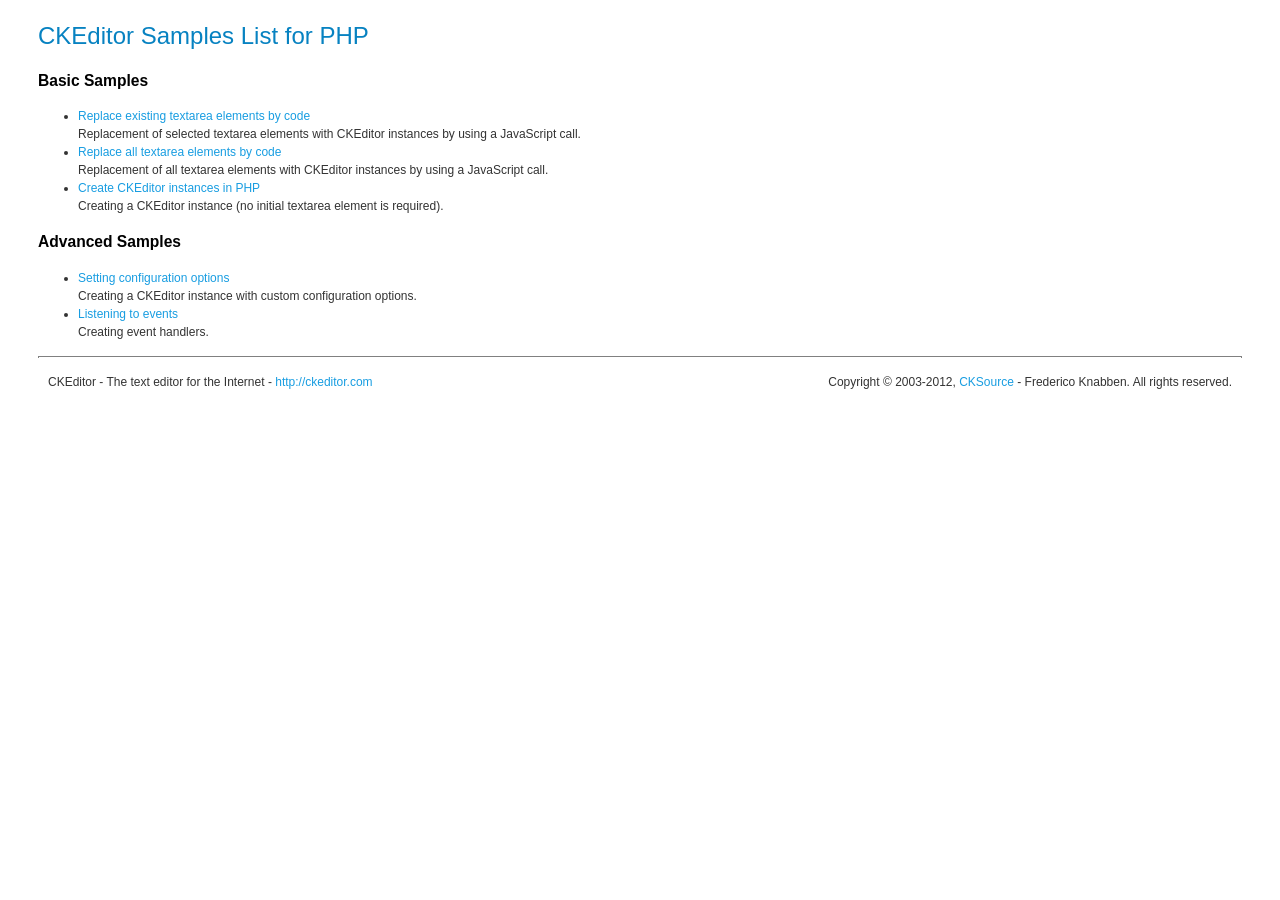
<file: CourseManagement2/ckeditor/_samples/php/index.html>
<!DOCTYPE html PUBLIC "-//W3C//DTD XHTML 1.0 Transitional//EN" "http://www.w3.org/TR/xhtml1/DTD/xhtml1-transitional.dtd">
<!--
Copyright (c) 2003-2012, CKSource - Frederico Knabben. All rights reserved.
For licensing, see LICENSE.html or http://ckeditor.com/license
-->
<html xmlns="http://www.w3.org/1999/xhtml">
<head>
  <meta content="text/html; charset=utf-8" http-equiv="content-type" />
	<title>CKEditor Samples &mdash; PHP Integration</title>
	<link type="text/css" rel="stylesheet" href="../sample.css" />
</head>
<body>
	<h1 class="samples">
		CKEditor Samples List for PHP
	</h1>
	<h2 class="samples">
		Basic Samples
	</h2>
	<ul class="samples">
		<li><a class="samples" href="replace.php">Replace existing textarea elements by code</a><br />
		Replacement of selected textarea elements with CKEditor instances by using a JavaScript call.</li>
		<li><a class="samples" href="replaceall.php">Replace all textarea elements by code</a><br />
		Replacement of all textarea elements with CKEditor instances by using a JavaScript call.</li>
		<li><a class="samples" href="standalone.php">Create CKEditor instances in PHP</a><br />
		Creating a CKEditor instance (no initial textarea element is required).</li>
	</ul>
	<h2 class="samples">
		Advanced Samples
	</h2>
	<ul class="samples">
		<li><a class="samples" href="advanced.php">Setting configuration options</a><br />
		Creating a CKEditor instance with custom configuration options.</li>
		<li><a class="samples" href="events.php">Listening to events</a><br />
		Creating event handlers.
		</li>
	</ul>
	<div id="footer">
		<hr />
		<p>
			CKEditor - The text editor for the Internet - <a class="samples" href="http://ckeditor.com/">http://ckeditor.com</a>
		</p>
		<p id="copy">
			Copyright &copy; 2003-2012, <a class="samples" href="http://cksource.com/">CKSource</a> - Frederico Knabben. All rights reserved.
		</p>
	</div>
</body>
</html>
</file>
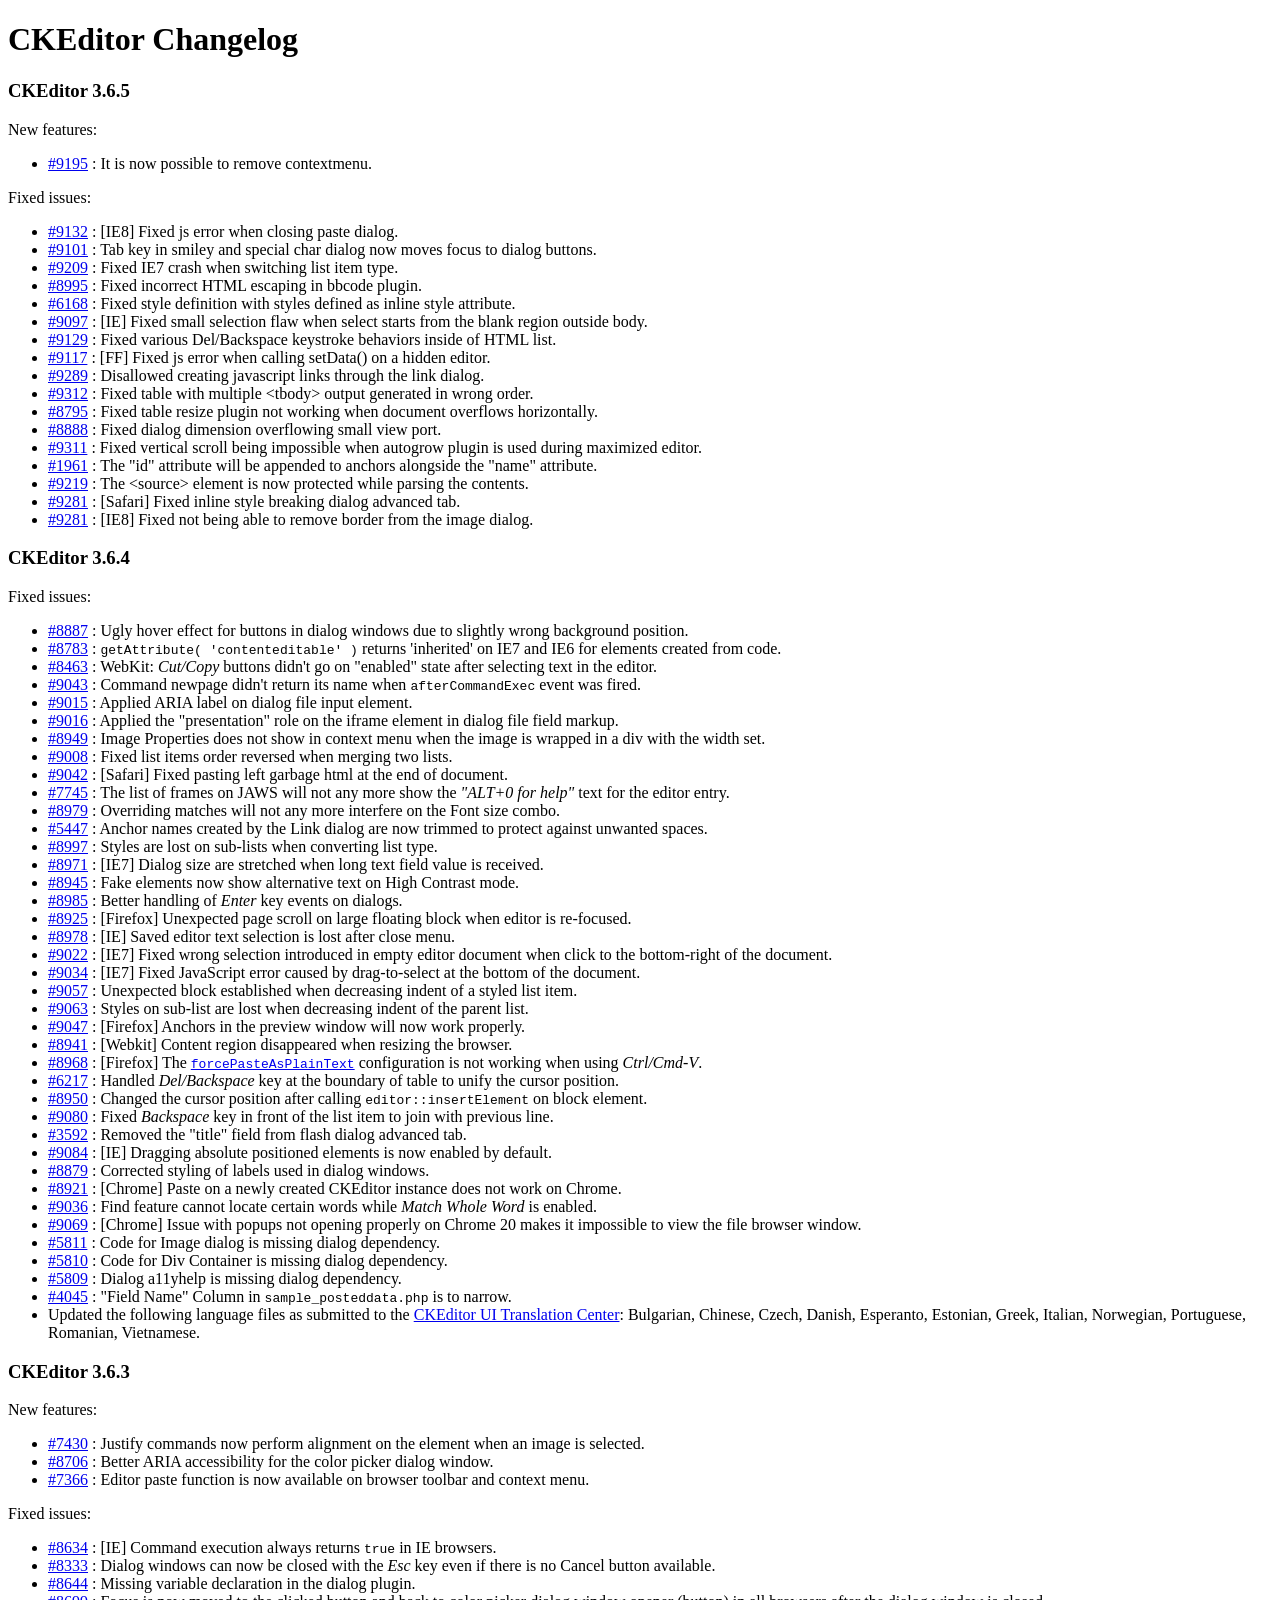
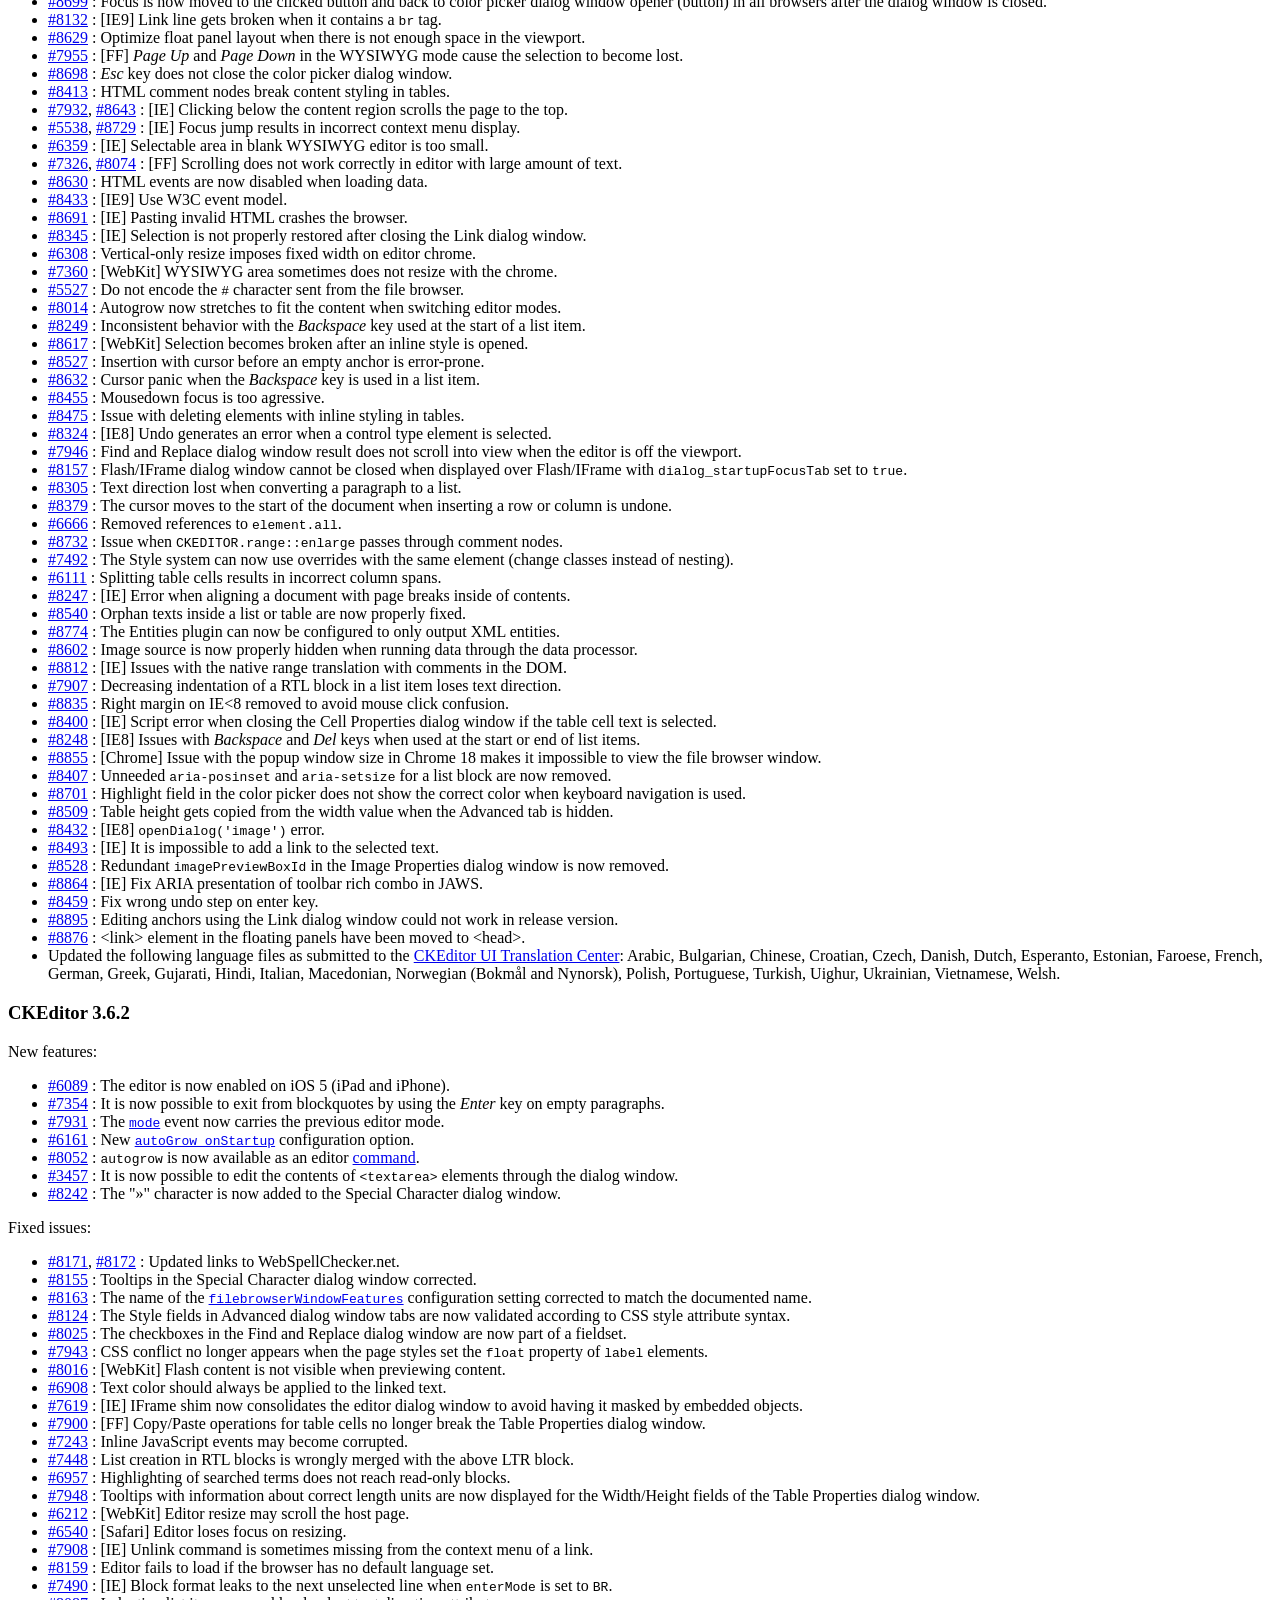
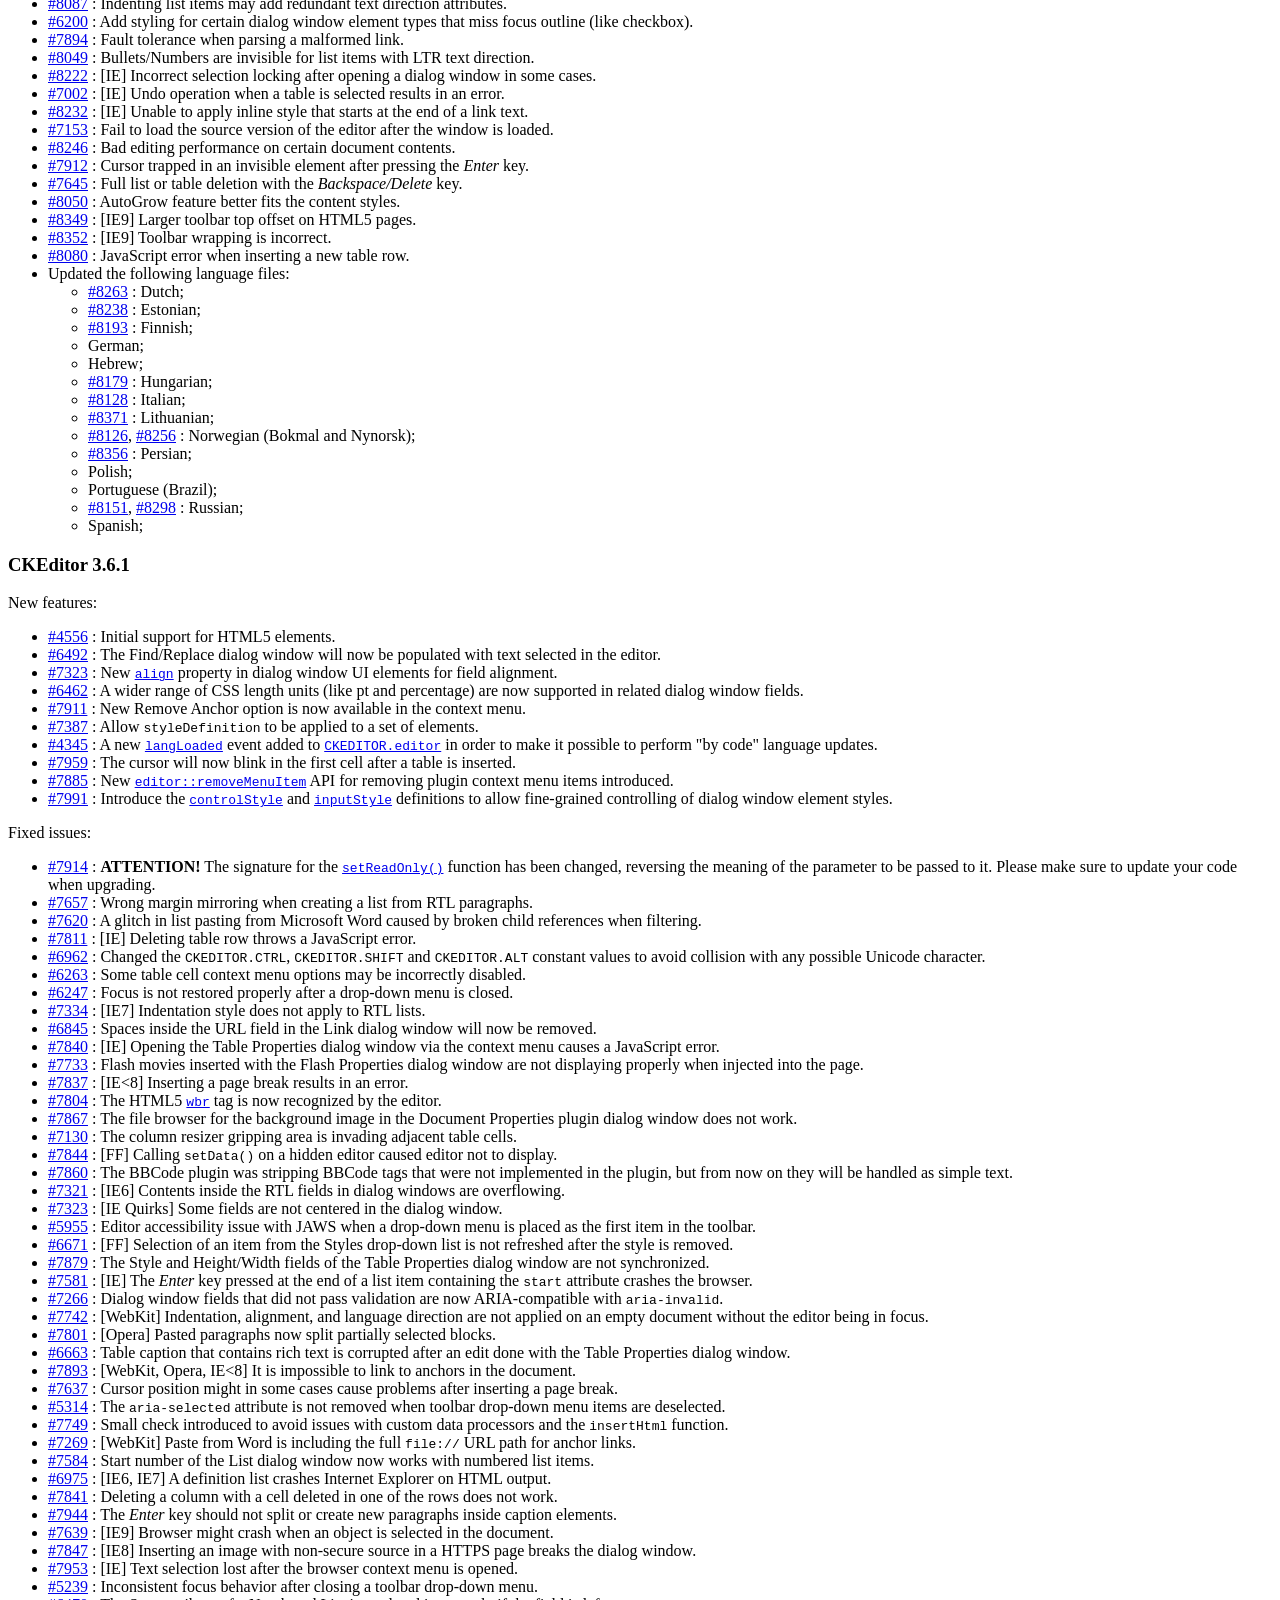
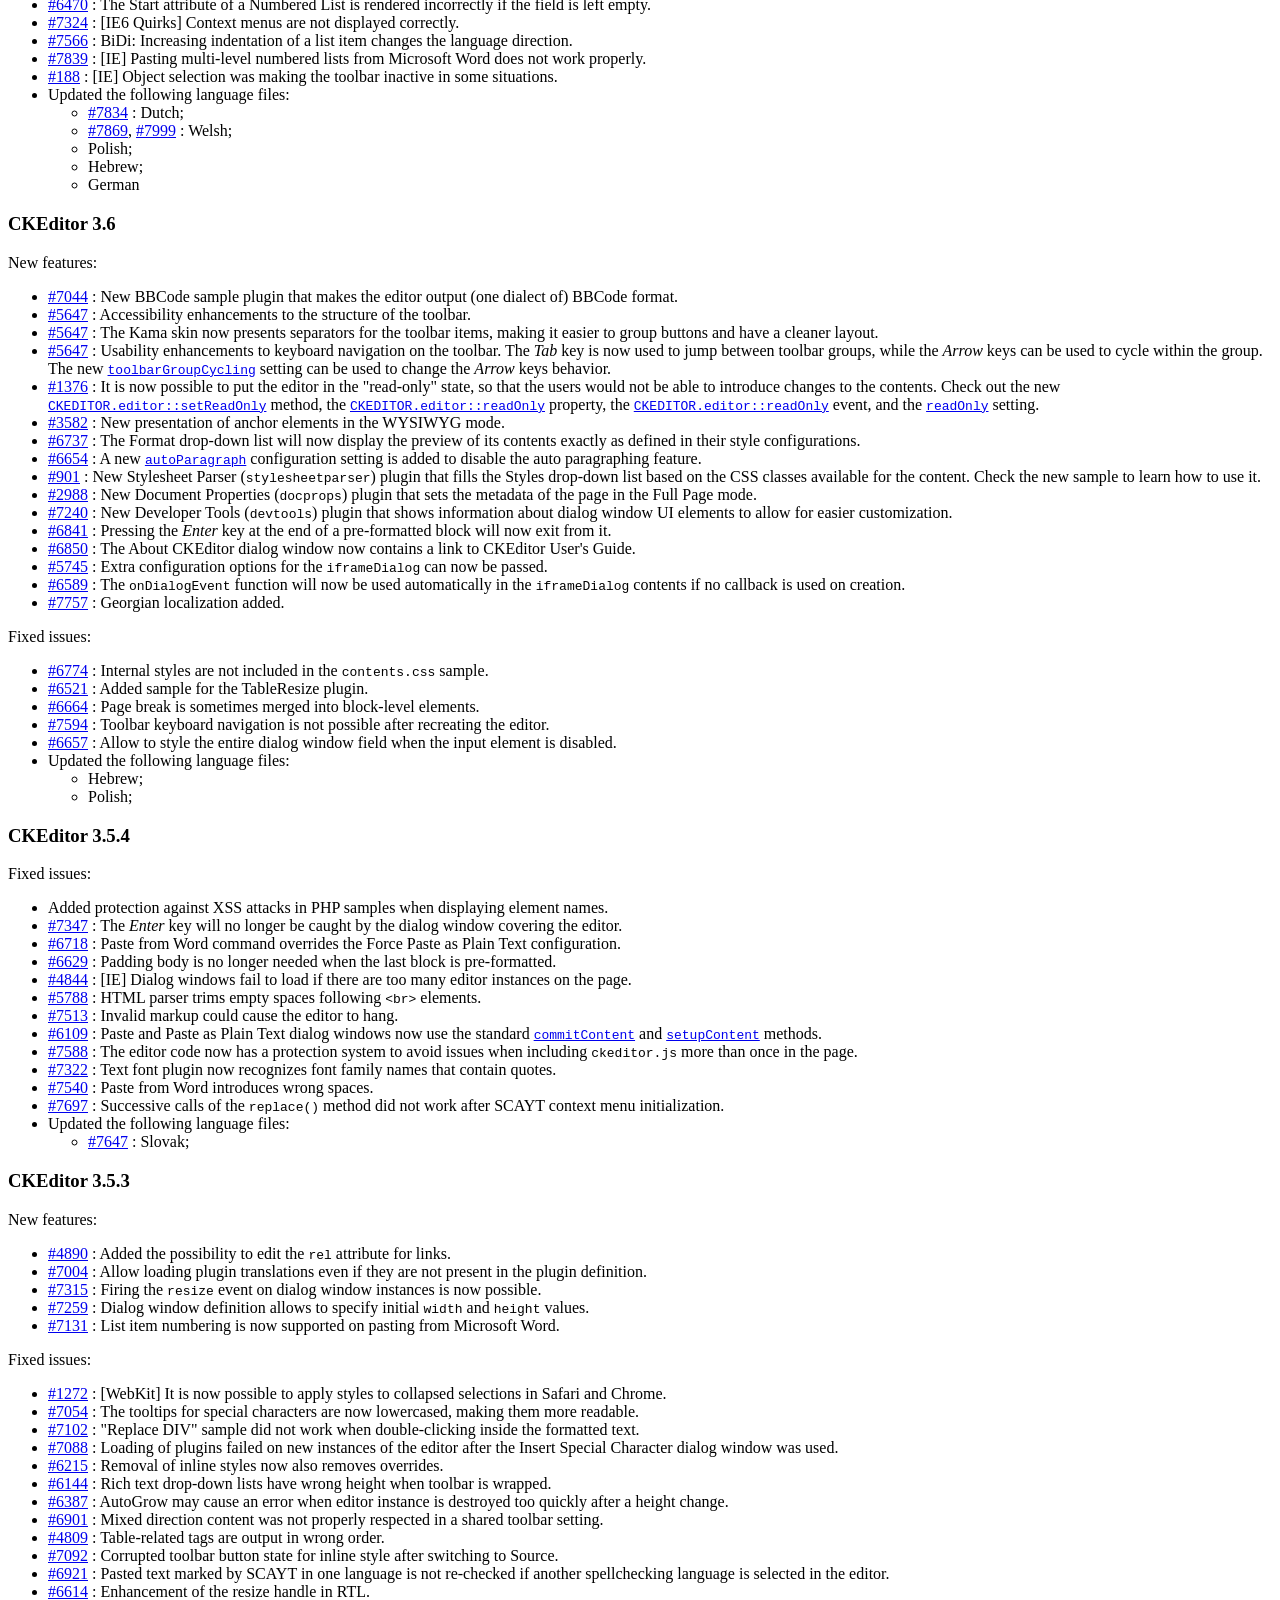
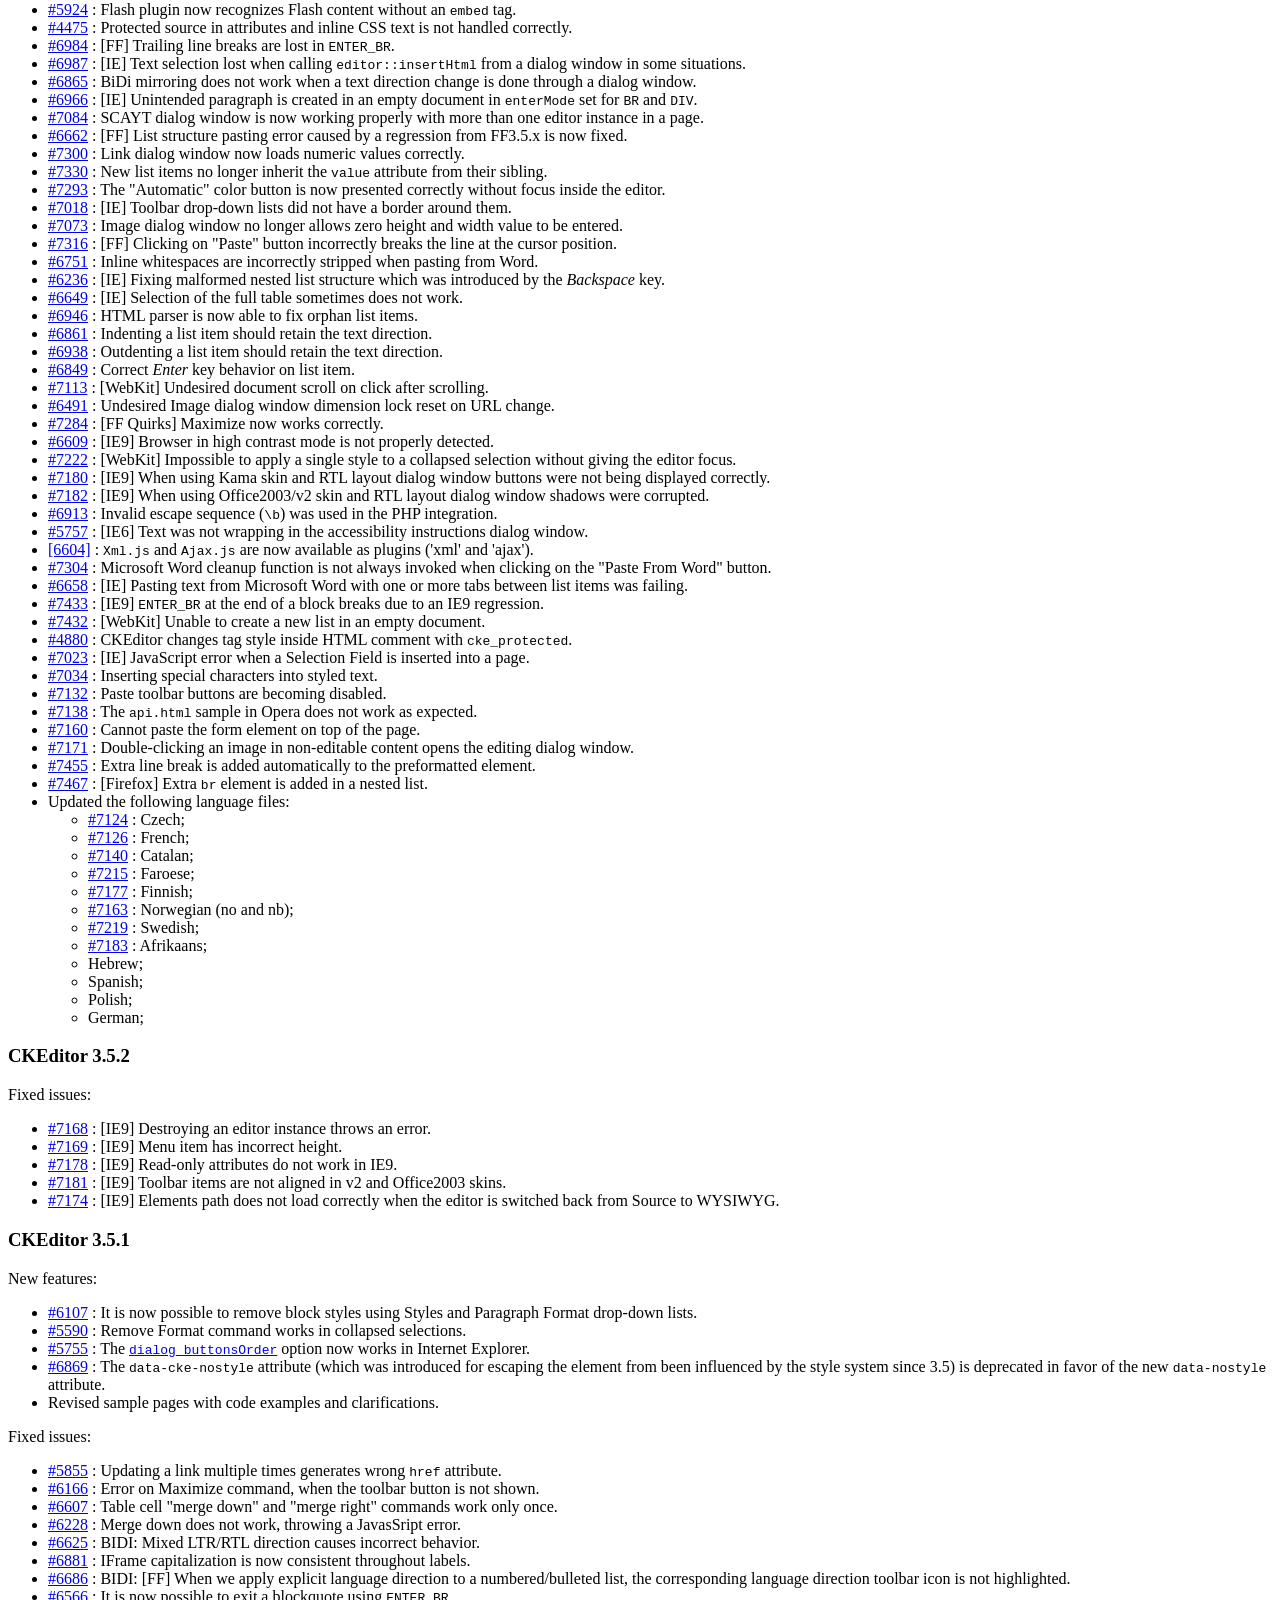
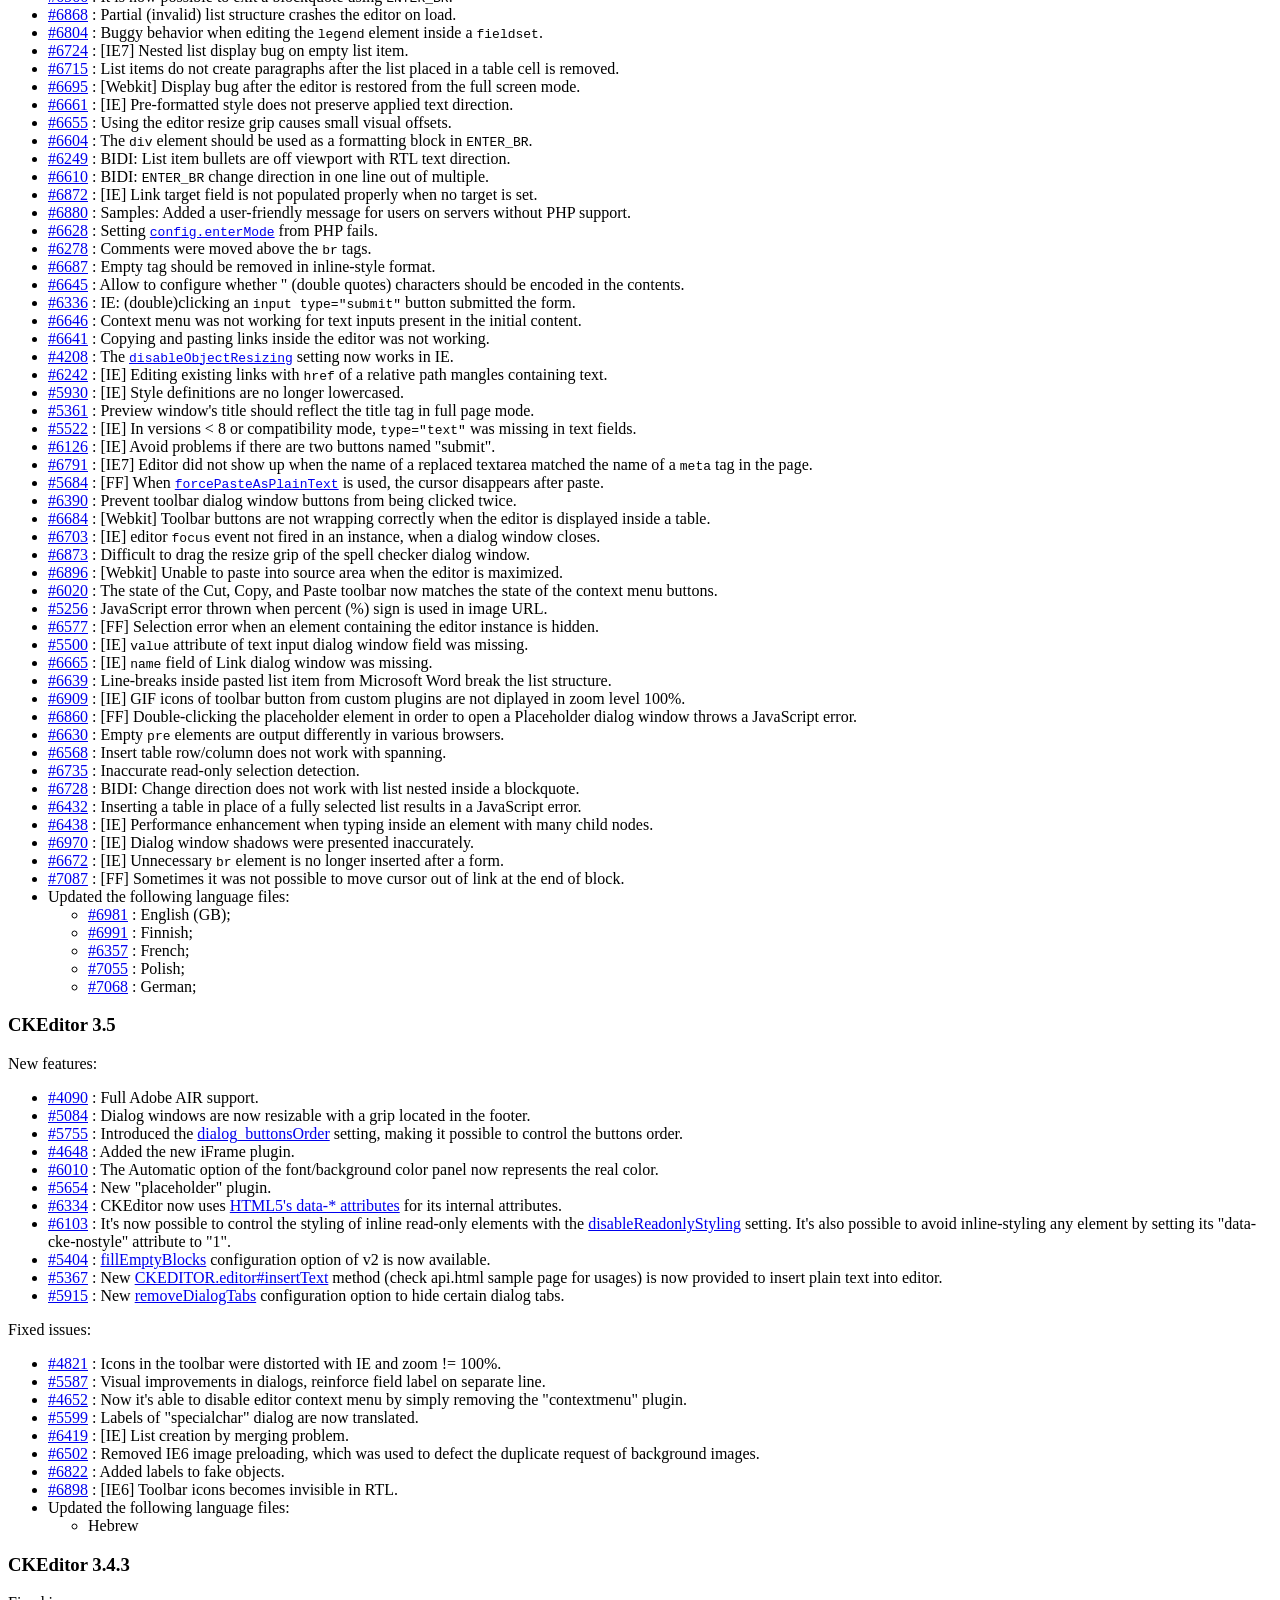
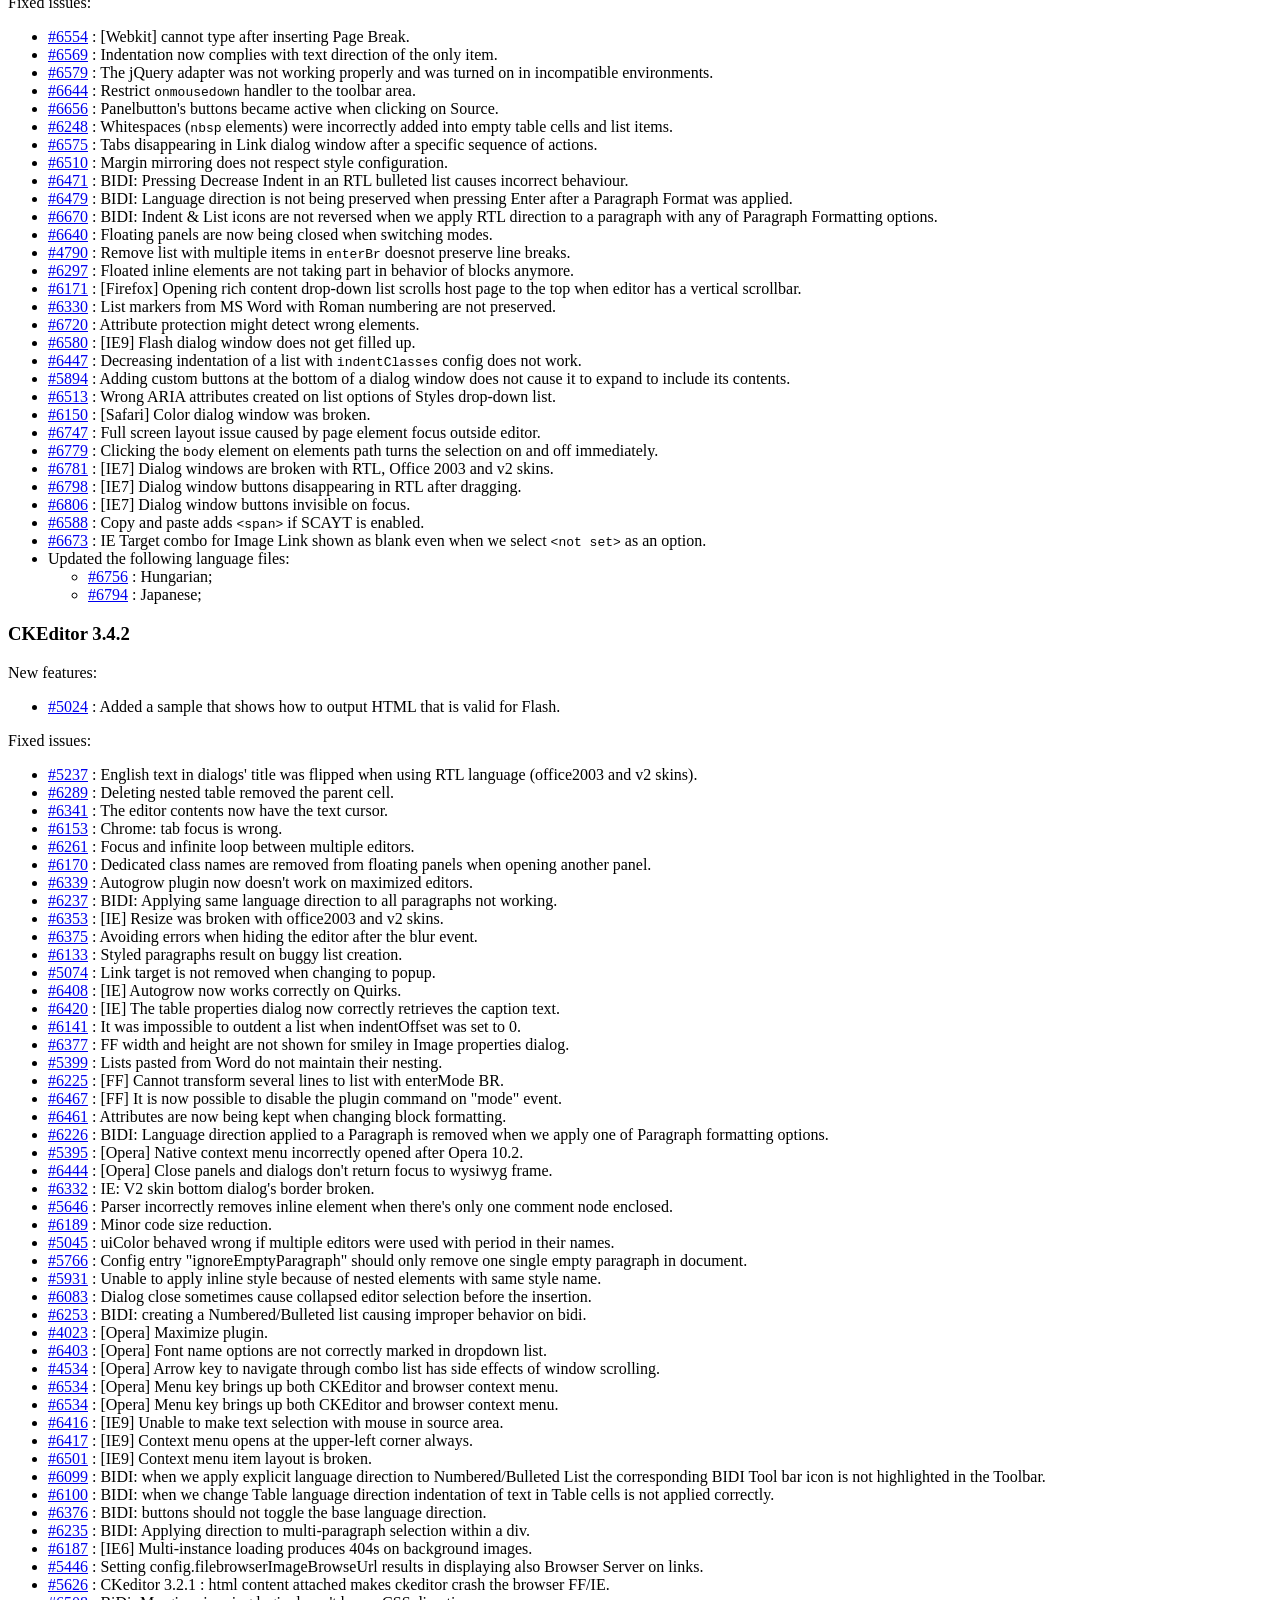
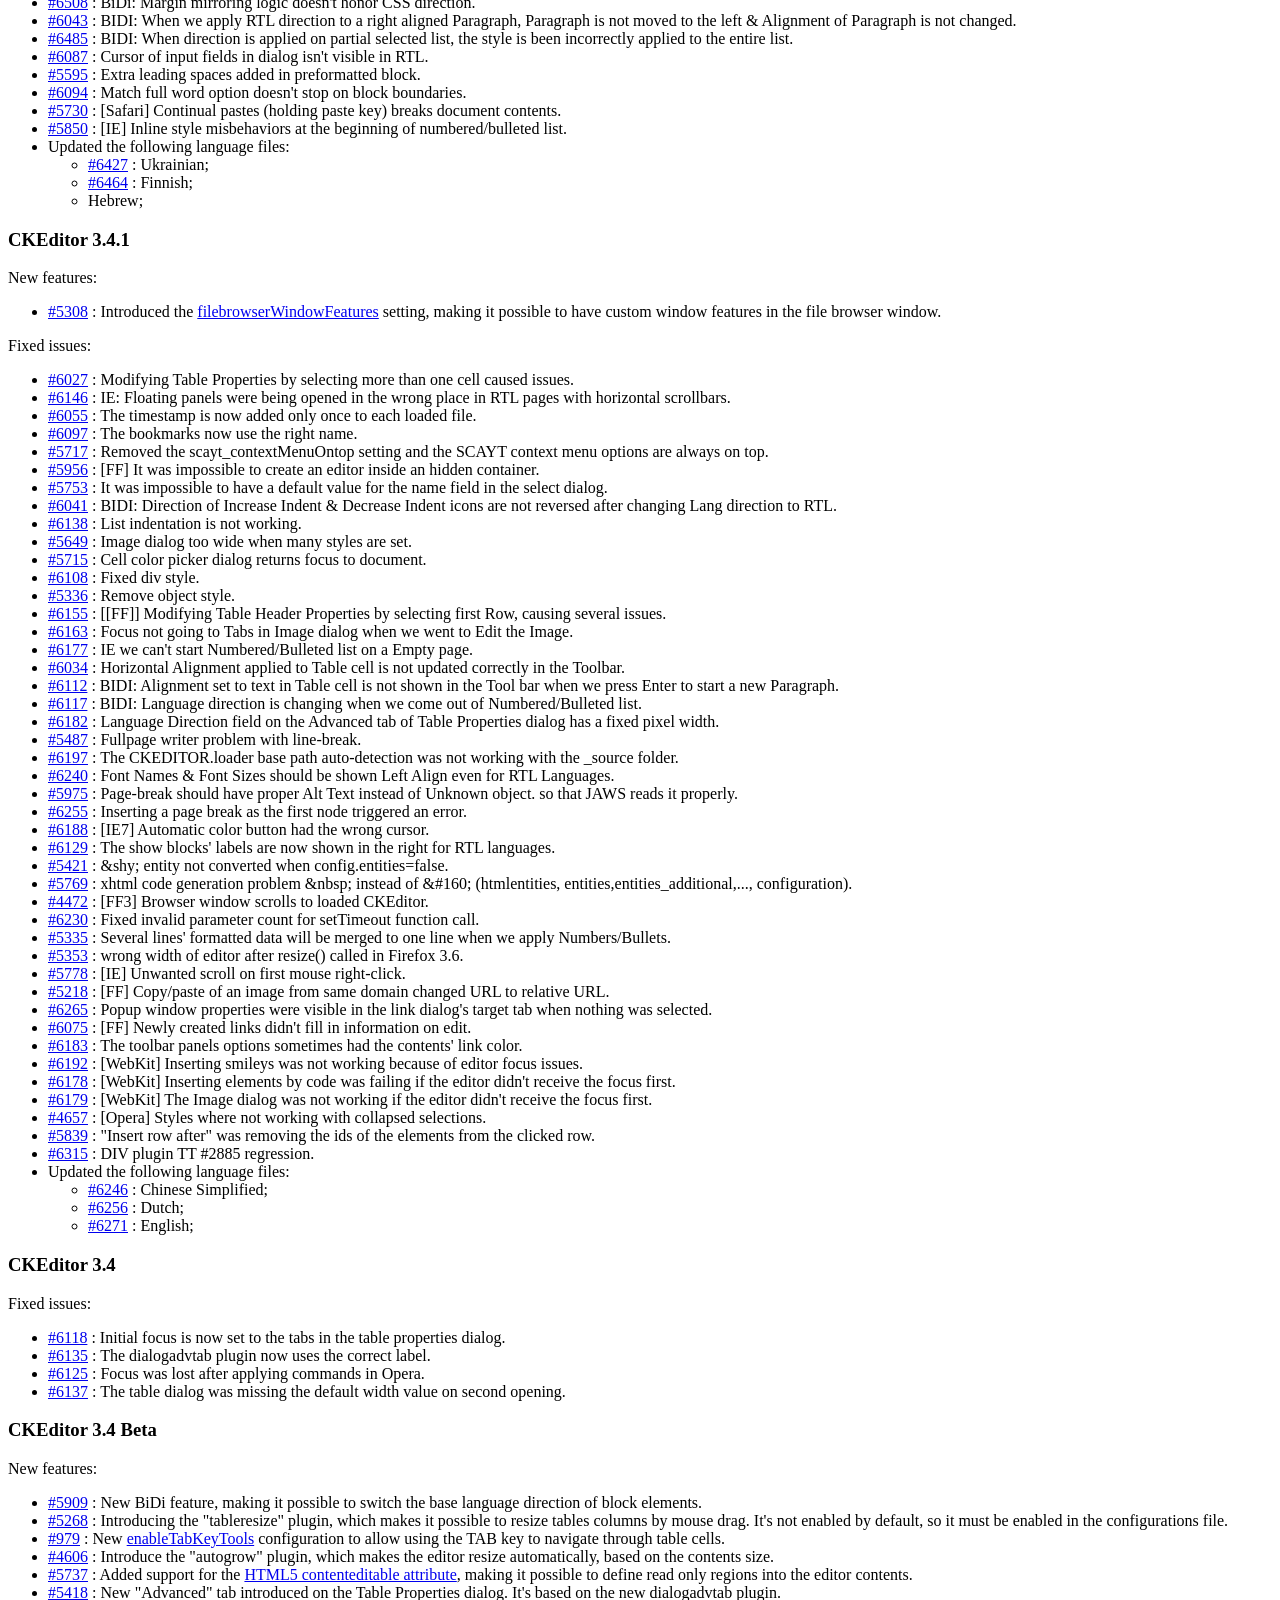
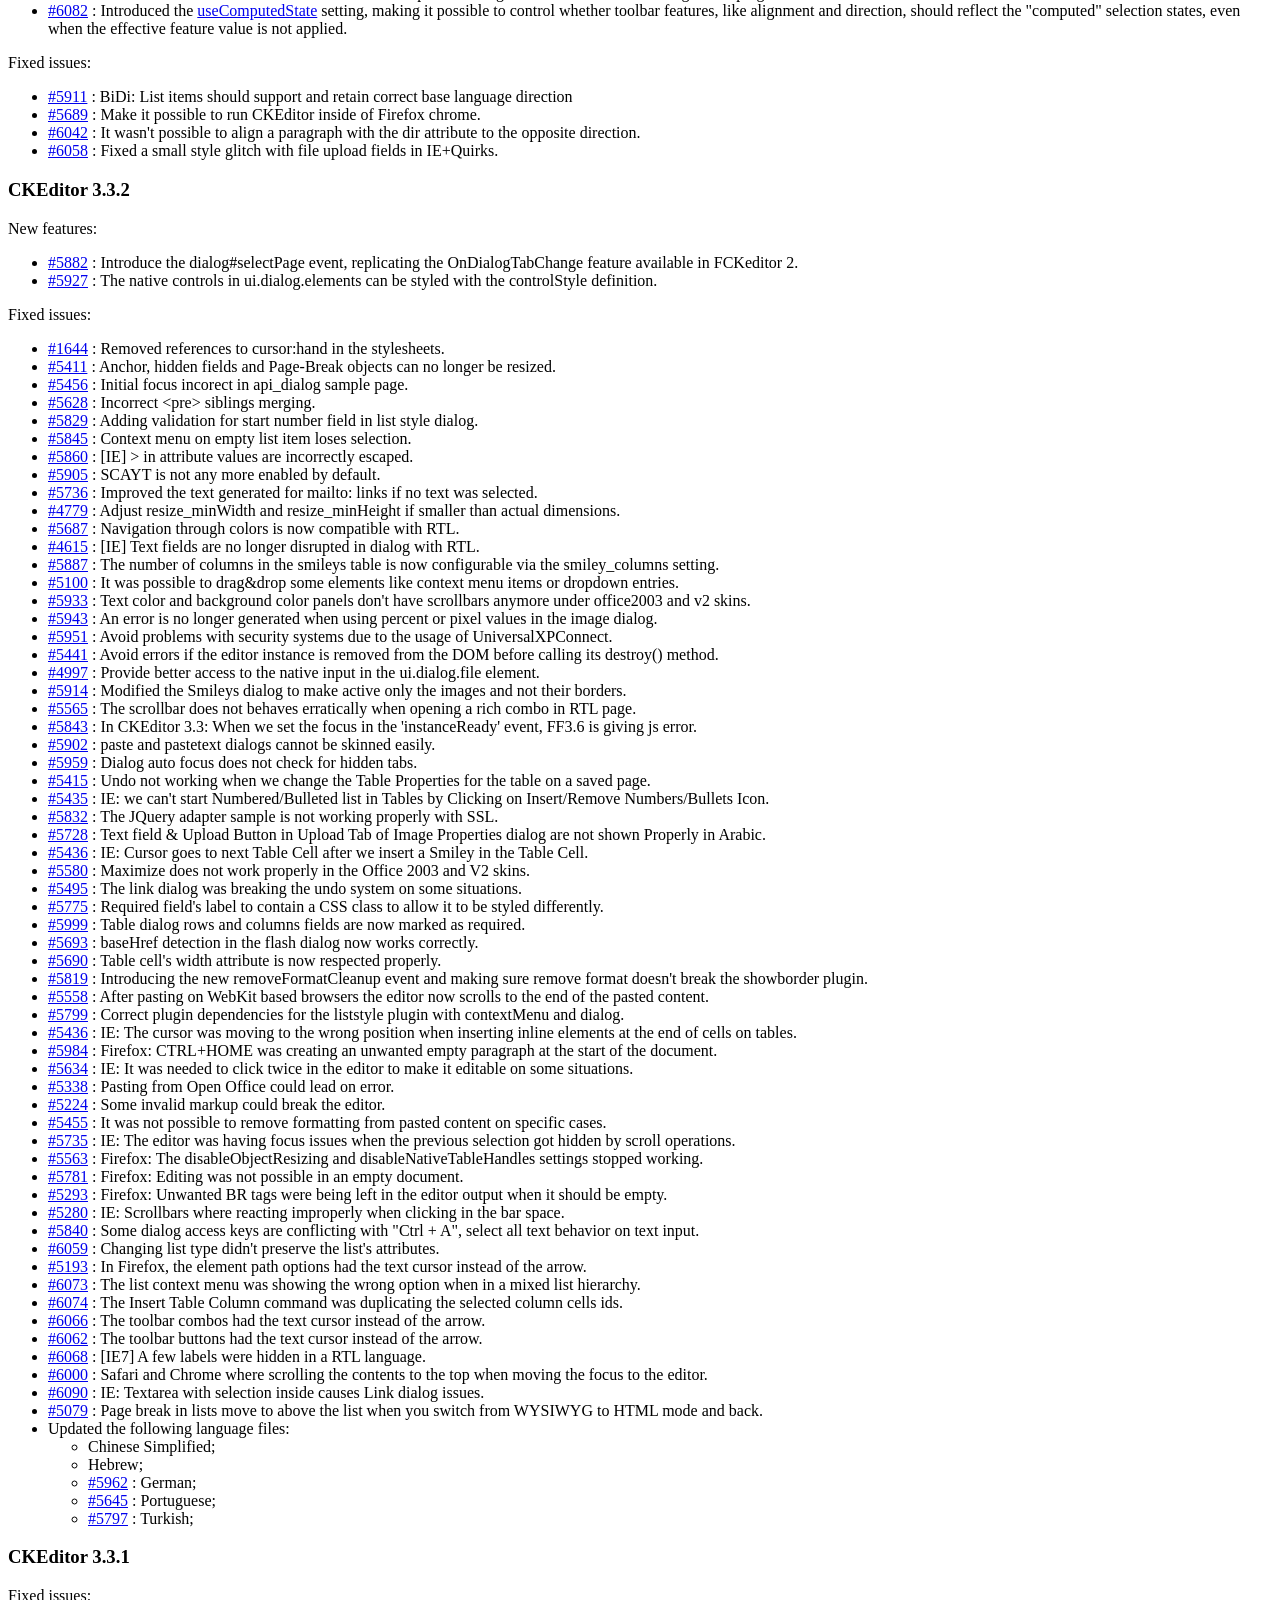
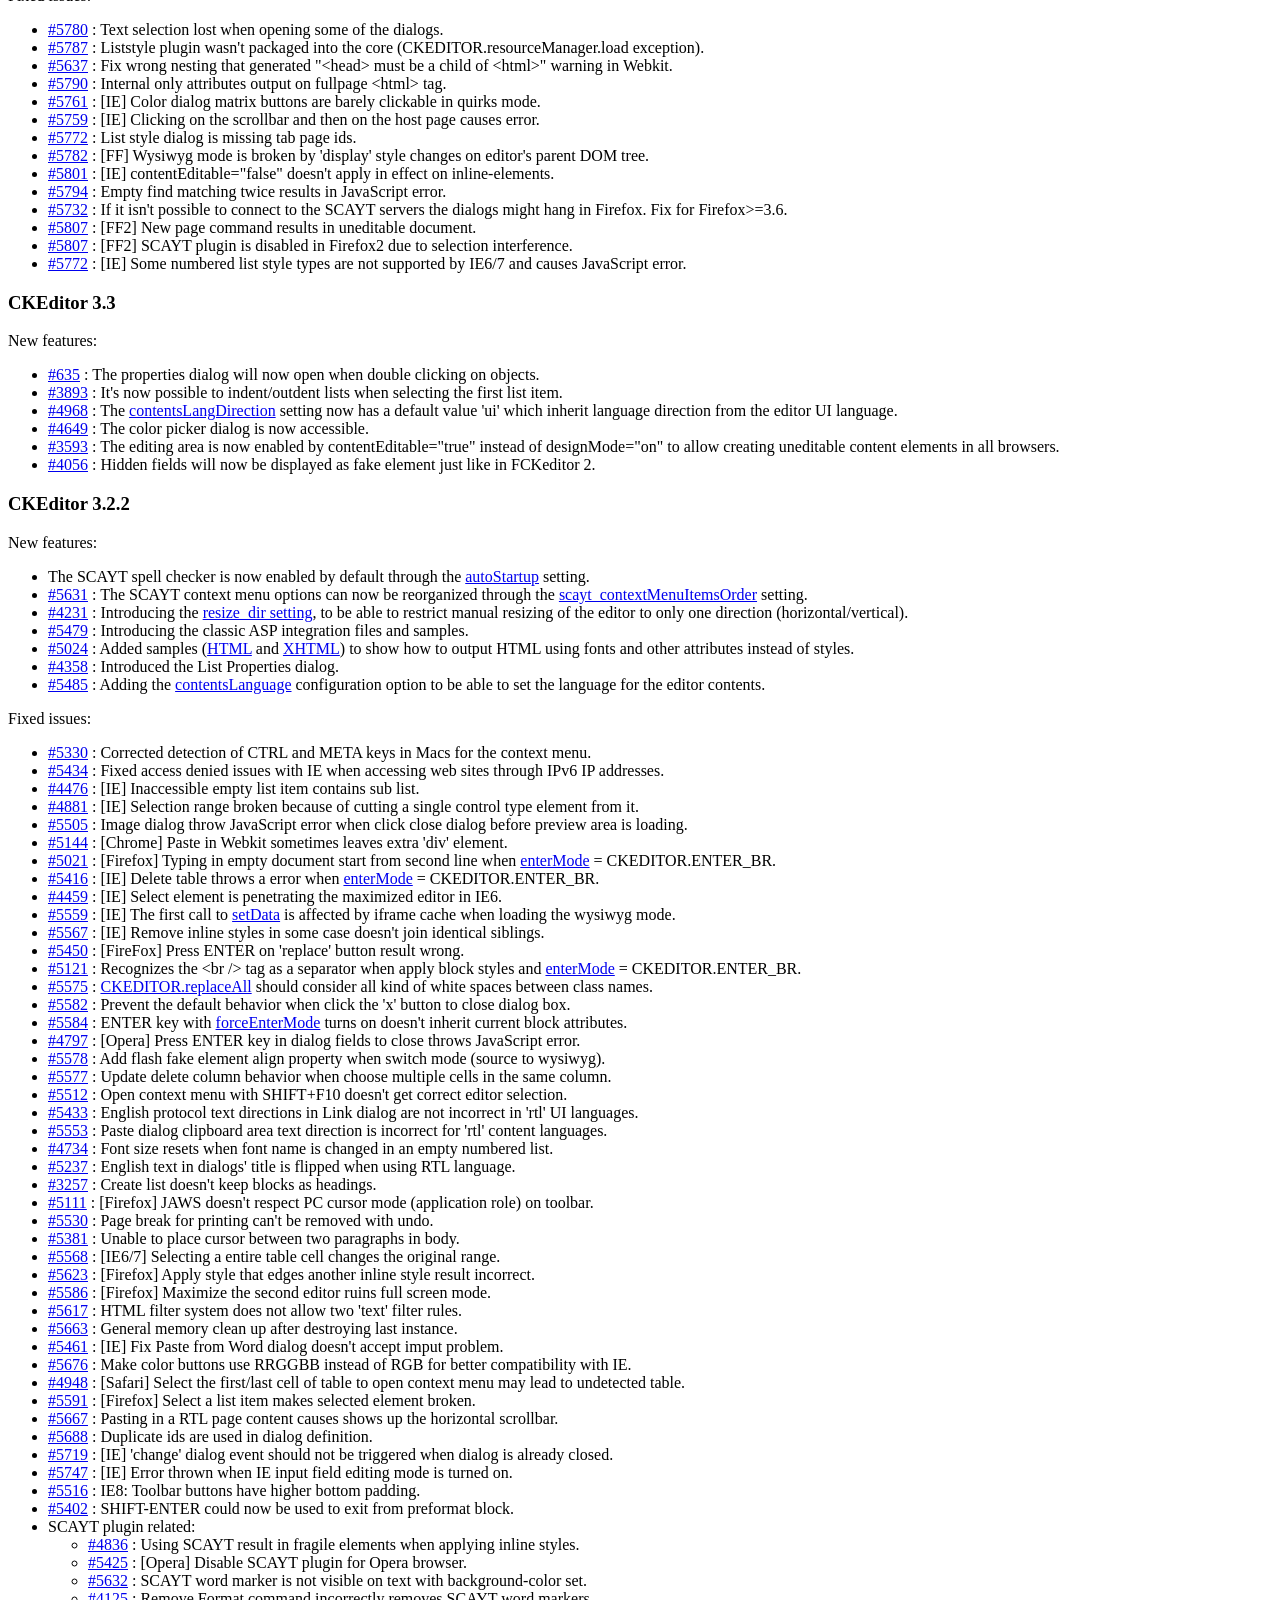
<file: CourseManagement2/ckeditor/CHANGES.html>
<!DOCTYPE html PUBLIC "-//W3C//DTD XHTML 1.0 Transitional//EN" "http://www.w3.org/TR/xhtml1/DTD/xhtml1-transitional.dtd">
<!--
Copyright (c) 2003-2012, CKSource - Frederico Knabben. All rights reserved.
For licensing, see LICENSE.html or http://ckeditor.com/license
-->
<html xmlns="http://www.w3.org/1999/xhtml">
<head>
	<title>Changelog &mdash; CKEditor</title>
	<meta http-equiv="content-type" content="text/html; charset=utf-8" />
	<style type="text/css">

#footer hr
{
	margin: 10px 0 15px 0;
	height: 1px;
	border: solid 1px gray;
	border-bottom: none;
}

#footer p
{
	margin: 0 10px 10px 10px;
	float: left;
}

#footer #copy
{
	float: right;
}

	</style>
</head>
<body>
	<h1>
		CKEditor Changelog
	</h1>
	<h3>
			CKEditor 3.6.5</h3>
	<p>
			New features:</p>
	<ul>
		<li><a href="http://dev.ckeditor.com/ticket/9195">#9195</a> : It is now possible to remove contextmenu.</li>
	</ul>
	<p>
			Fixed issues:</p>
	<ul>
		<li><a href="http://dev.ckeditor.com/ticket/9132">#9132</a> : [IE8] Fixed js error when closing paste dialog.</li>
		<li><a href="http://dev.ckeditor.com/ticket/9101">#9101</a> : Tab key in smiley and special char dialog now moves focus to dialog buttons.</li>
		<li><a href="http://dev.ckeditor.com/ticket/9209">#9209</a> : Fixed IE7 crash when switching list item type.</li>
		<li><a href="http://dev.ckeditor.com/ticket/8995">#8995</a> : Fixed incorrect HTML escaping in bbcode plugin.</li>
		<li><a href="http://dev.ckeditor.com/ticket/6168">#6168</a> : Fixed style definition with styles defined as inline style attribute.</li>
		<li><a href="http://dev.ckeditor.com/ticket/9097">#9097</a> : [IE] Fixed small selection flaw when select starts from the blank region outside body.</li>
		<li><a href="http://dev.ckeditor.com/ticket/9129">#9129</a> : Fixed various Del/Backspace keystroke behaviors inside of HTML list.</li>
		<li><a href="http://dev.ckeditor.com/ticket/9117">#9117</a> : [FF] Fixed js error when calling setData() on a hidden editor.</li>
		<li><a href="http://dev.ckeditor.com/ticket/9289">#9289</a> : Disallowed creating javascript links through the link dialog.</li>
		<li><a href="http://dev.ckeditor.com/ticket/9312">#9312</a> : Fixed table with multiple &lt;tbody&gt; output generated in wrong order.</li>
		<li><a href="http://dev.ckeditor.com/ticket/8795">#8795</a> : Fixed table resize plugin not working when document overflows horizontally.</li>
		<li><a href="http://dev.ckeditor.com/ticket/8888">#8888</a> : Fixed dialog dimension overflowing small view port.</li>
		<li><a href="http://dev.ckeditor.com/ticket/9311">#9311</a> : Fixed vertical scroll being impossible when autogrow plugin is used during maximized editor.</li>
		<li><a href="http://dev.ckeditor.com/ticket/1961">#1961</a> : The "id" attribute will be appended to anchors alongside the "name" attribute.</li>
		<li><a href="http://dev.ckeditor.com/ticket/9219">#9219</a> : The &lt;source&gt; element is now protected while parsing the contents.</li>
		<li><a href="http://dev.ckeditor.com/ticket/9281">#9281</a> : [Safari] Fixed inline style breaking dialog advanced tab.</li>
		<li><a href="http://dev.ckeditor.com/ticket/9281">#9281</a> : [IE8] Fixed not being able to remove border from the image dialog.</li>
	</ul>
	<h3>
			CKEditor 3.6.4</h3>
	<p>
			Fixed issues:</p>
	<ul>
		<li><a href="http://dev.ckeditor.com/ticket/8887">#8887</a> : Ugly hover effect for buttons in dialog windows due to slightly wrong background position.</li>
		<li><a href="http://dev.ckeditor.com/ticket/8783">#8783</a> : <code>getAttribute( 'contenteditable' )</code> returns 'inherited' on IE7 and IE6 for elements created from code.</li>
		<li><a href="http://dev.ckeditor.com/ticket/8463">#8463</a> : WebKit: <em>Cut/Copy</em> buttons didn't go on "enabled" state after selecting text in the editor.</li>
		<li><a href="http://dev.ckeditor.com/ticket/9043">#9043</a> : Command newpage didn't return its name when <code>afterCommandExec</code> event was fired.</li>
		<li><a href="http://dev.ckeditor.com/ticket/9015">#9015</a> : Applied ARIA label on dialog file input element.</li>
		<li><a href="http://dev.ckeditor.com/ticket/9016">#9016</a> : Applied the "presentation" role on the iframe element in dialog file field markup.</li>
		<li><a href="http://dev.ckeditor.com/ticket/8949">#8949</a> : Image Properties does not show in context menu when the image is wrapped in a div with the width set.</li>
		<li><a href="http://dev.ckeditor.com/ticket/9008">#9008</a> : Fixed list items order reversed when merging two lists.</li>
		<li><a href="http://dev.ckeditor.com/ticket/9042">#9042</a> : [Safari] Fixed pasting left garbage html at the end of document.</li>
		<li><a href="http://dev.ckeditor.com/ticket/7745">#7745</a> : The list of frames on JAWS will not any more show the <em>"ALT+0 for help"</em> text for the editor entry.</li>
		<li><a href="http://dev.ckeditor.com/ticket/8979">#8979</a> : Overriding matches will not any more interfere on the Font size combo.</li>
		<li><a href="http://dev.ckeditor.com/ticket/5447">#5447</a> : Anchor names created by the Link dialog are now trimmed to protect against unwanted spaces.</li>
		<li><a href="http://dev.ckeditor.com/ticket/8997">#8997</a> : Styles are lost on sub-lists when converting list type.</li>
		<li><a href="http://dev.ckeditor.com/ticket/8971">#8971</a> : [IE7] Dialog size are stretched when long text field value is received.</li>
		<li><a href="http://dev.ckeditor.com/ticket/8945">#8945</a> : Fake elements now show alternative text on High Contrast mode.</li>
		<li><a href="http://dev.ckeditor.com/ticket/8985">#8985</a> : Better handling of <em>Enter</em> key events on dialogs.</li>
		<li><a href="http://dev.ckeditor.com/ticket/8925">#8925</a> : [Firefox] Unexpected page scroll on large floating block when editor is re-focused.</li>
		<li><a href="http://dev.ckeditor.com/ticket/8978">#8978</a> : [IE] Saved editor text selection is lost after close menu.</li>
		<li><a href="http://dev.ckeditor.com/ticket/9022">#9022</a> : [IE7] Fixed wrong selection introduced in empty editor document when click to the bottom-right of the document.</li>
		<li><a href="http://dev.ckeditor.com/ticket/9034">#9034</a> : [IE7] Fixed JavaScript error caused by drag-to-select at the bottom of the document.</li>
		<li><a href="http://dev.ckeditor.com/ticket/9057">#9057</a> : Unexpected block established when decreasing indent of a styled list item.</li>
		<li><a href="http://dev.ckeditor.com/ticket/9063">#9063</a> : Styles on sub-list are lost when decreasing indent of the parent list.</li>
		<li><a href="http://dev.ckeditor.com/ticket/9047">#9047</a> : [Firefox] Anchors in the preview window will now work properly.</li>
		<li><a href="http://dev.ckeditor.com/ticket/8941">#8941</a> : [Webkit] Content region disappeared when resizing the browser.</li>
		<li><a href="http://dev.ckeditor.com/ticket/8968">#8968</a> : [Firefox] The <code><a href="http://docs.cksource.com/ckeditor_api/symbols/CKEDITOR.config.html#.forcePasteAsPlainText">forcePasteAsPlainText</a></code> configuration is not working when using <em>Ctrl/Cmd-V</em>.</li>
		<li><a href="http://dev.ckeditor.com/ticket/6217">#6217</a> : Handled <em>Del/Backspace</em> key at the boundary of table to unify the cursor position.</li>
		<li><a href="http://dev.ckeditor.com/ticket/8950">#8950</a> : Changed the cursor position after calling <code>editor::insertElement</code> on block element.</li>
		<li><a href="http://dev.ckeditor.com/ticket/9080">#9080</a> : Fixed <em>Backspace</em> key in front of the list item to join with previous line.</li>
		<li><a href="http://dev.ckeditor.com/ticket/3592">#3592</a> : Removed the "title" field from flash dialog advanced tab.</li>
		<li><a href="http://dev.ckeditor.com/ticket/9084">#9084</a> : [IE] Dragging absolute positioned elements is now enabled by default.</li>
		<li><a href="http://dev.ckeditor.com/ticket/8879">#8879</a> : Corrected styling of labels used in dialog windows.</li>
		<li><a href="http://dev.ckeditor.com/ticket/8921">#8921</a> : [Chrome] Paste on a newly created CKEditor instance does not work on Chrome.</li>
		<li><a href="http://dev.ckeditor.com/ticket/9036">#9036</a> : Find feature cannot locate certain words while <em>Match Whole Word</em> is enabled.</li>
		<li><a href="http://dev.ckeditor.com/ticket/9069">#9069</a> : [Chrome] Issue with popups not opening properly on Chrome 20 makes it impossible to view the file browser window.</li>
		<li><a href="http://dev.ckeditor.com/ticket/5811">#5811</a> : Code for Image dialog is missing dialog dependency.</li>
		<li><a href="http://dev.ckeditor.com/ticket/5810">#5810</a> : Code for Div Container is missing dialog dependency.</li>
		<li><a href="http://dev.ckeditor.com/ticket/5809">#5809</a> : Dialog a11yhelp is missing dialog dependency.</li>
		<li><a href="http://dev.ckeditor.com/ticket/4045">#4045</a> : "Field Name" Column in <code>sample_posteddata.php</code> is to narrow.</li>
		<li>Updated the following language files as submitted to the <a href="https://www.transifex.net/projects/p/ckeditor/">CKEditor UI Translation Center</a>: Bulgarian, Chinese, Czech, Danish, Esperanto, Estonian, Greek, Italian, Norwegian, Portuguese, Romanian, Vietnamese.</li>
	</ul>
	<h3>
			CKEditor 3.6.3</h3>
	<p>
			New features:</p>
	<ul>
		<li><a href="http://dev.ckeditor.com/ticket/7430">#7430</a> : Justify commands now perform alignment on the element when an image is selected.</li>
		<li><a href="http://dev.ckeditor.com/ticket/8706">#8706</a> : Better ARIA accessibility for the color picker dialog window.</li>
		<li><a href="http://dev.ckeditor.com/ticket/7366">#7366</a> : Editor paste function is now available on browser toolbar and context menu.</li>
	</ul>
	<p>
			Fixed issues:</p>
	<ul>
		<li><a href="http://dev.ckeditor.com/ticket/8634">#8634</a> : [IE] Command execution always returns <code>true</code> in IE browsers.</li>
		<li><a href="http://dev.ckeditor.com/ticket/8333">#8333</a> : Dialog windows can now be closed with the <em>Esc</em> key even if there is no Cancel button available.</li>
		<li><a href="http://dev.ckeditor.com/ticket/8644">#8644</a> : Missing variable declaration in the dialog plugin.</li>
		<li><a href="http://dev.ckeditor.com/ticket/8699">#8699</a> : Focus is now moved to the clicked button and back to color picker dialog window opener (button) in all browsers after the dialog window is closed.</li>
		<li><a href="http://dev.ckeditor.com/ticket/8132">#8132</a> : [IE9] Link line gets broken when it contains a <code>br</code> tag.</li>
		<li><a href="http://dev.ckeditor.com/ticket/8629">#8629</a> : Optimize float panel layout when there is not enough space in the viewport.</li>
		<li><a href="http://dev.ckeditor.com/ticket/7955">#7955</a> : [FF] <em>Page Up</em> and <em>Page Down</em> in the WYSIWYG mode cause the selection to become lost.</li>
		<li><a href="http://dev.ckeditor.com/ticket/8698">#8698</a> : <em>Esc</em> key does not close the color picker dialog window.</li>
		<li><a href="http://dev.ckeditor.com/ticket/8413">#8413</a> : HTML comment nodes break content styling in tables.</li>
		<li><a href="http://dev.ckeditor.com/ticket/7932">#7932</a>, <a href="http://dev.ckeditor.com/ticket/8643">#8643</a> : [IE] Clicking below the content region scrolls the page to the top.</li>
		<li><a href="http://dev.ckeditor.com/ticket/5538">#5538</a>, <a href="http://dev.ckeditor.com/ticket/8729">#8729</a> : [IE] Focus jump results in incorrect context menu display.</li>
		<li><a href="http://dev.ckeditor.com/ticket/6359">#6359</a> : [IE] Selectable area in blank WYSIWYG editor is too small.</li>
		<li><a href="http://dev.ckeditor.com/ticket/7326">#7326</a>, <a href="http://dev.ckeditor.com/ticket/8074">#8074</a> : [FF] Scrolling does not work correctly in editor with large amount of text.</li>
		<li><a href="http://dev.ckeditor.com/ticket/8630">#8630</a> : HTML events are now disabled when loading data.</li>
		<li><a href="http://dev.ckeditor.com/ticket/8433">#8433</a> : [IE9] Use W3C event model.</li>
		<li><a href="http://dev.ckeditor.com/ticket/8691">#8691</a> : [IE] Pasting invalid HTML crashes the browser.</li>
		<li><a href="http://dev.ckeditor.com/ticket/8345">#8345</a> : [IE] Selection is not properly restored after closing the Link dialog window.</li>
		<li><a href="http://dev.ckeditor.com/ticket/6308">#6308</a> : Vertical-only resize imposes fixed width on editor chrome.</li>
		<li><a href="http://dev.ckeditor.com/ticket/7360">#7360</a> : [WebKit] WYSIWYG area sometimes does not resize with the chrome.</li>
		<li><a href="http://dev.ckeditor.com/ticket/5527">#5527</a> : Do not encode the <code>#</code> character sent from the file browser.</li>
		<li><a href="http://dev.ckeditor.com/ticket/8014">#8014</a> : Autogrow now stretches to fit the content when switching editor modes.</li>
		<li><a href="http://dev.ckeditor.com/ticket/8249">#8249</a> : Inconsistent behavior with the <em>Backspace</em> key used at the start of a list item.</li>
		<li><a href="http://dev.ckeditor.com/ticket/8617">#8617</a> : [WebKit] Selection becomes broken after an inline style is opened.</li>
		<li><a href="http://dev.ckeditor.com/ticket/8527">#8527</a> : Insertion with cursor before an empty anchor is error-prone.</li>
		<li><a href="http://dev.ckeditor.com/ticket/8632">#8632</a> : Cursor panic when the <em>Backspace</em> key is used in a list item.</li>
		<li><a href="http://dev.ckeditor.com/ticket/8455">#8455</a> : Mousedown focus is too agressive.</li>
		<li><a href="http://dev.ckeditor.com/ticket/8475">#8475</a> : Issue with deleting elements with inline styling in tables.</li>
		<li><a href="http://dev.ckeditor.com/ticket/8324">#8324</a> : [IE8] Undo generates an error when a control type element is selected.</li>
		<li><a href="http://dev.ckeditor.com/ticket/7946">#7946</a> : Find and Replace dialog window result does not scroll into view when the editor is off the viewport.</li>
		<li><a href="http://dev.ckeditor.com/ticket/8157">#8157</a> : Flash/IFrame dialog window cannot be closed when displayed over Flash/IFrame with <code>dialog_startupFocusTab</code> set to <code>true</code>.</li>
		<li><a href="http://dev.ckeditor.com/ticket/8305">#8305</a> : Text direction lost when converting a paragraph to a list.</li>
		<li><a href="http://dev.ckeditor.com/ticket/8379">#8379</a> : The cursor moves to the start of the document when inserting a row or column is undone.</li>
		<li><a href="http://dev.ckeditor.com/ticket/6666">#6666</a> : Removed references to <code>element.all</code>.</li>
		<li><a href="http://dev.ckeditor.com/ticket/8732">#8732</a> : Issue when <code>CKEDITOR.range::enlarge</code> passes through comment nodes.</li>
		<li><a href="http://dev.ckeditor.com/ticket/7492">#7492</a> : The Style system can now use overrides with the same element (change classes instead of nesting).</li>
		<li><a href="http://dev.ckeditor.com/ticket/6111">#6111</a> : Splitting table cells results in incorrect column spans.</li>
		<li><a href="http://dev.ckeditor.com/ticket/8247">#8247</a> : [IE] Error when aligning a document with page breaks inside of contents.</li>
		<li><a href="http://dev.ckeditor.com/ticket/8540">#8540</a> : Orphan texts inside a list or table are now properly fixed.</li>
		<li><a href="http://dev.ckeditor.com/ticket/8774">#8774</a> : The Entities plugin can now be configured to only output XML entities.</li>
		<li><a href="http://dev.ckeditor.com/ticket/8602">#8602</a> : Image source is now properly hidden when running data through the data processor.</li>
		<li><a href="http://dev.ckeditor.com/ticket/8812">#8812</a> : [IE] Issues with the native range translation with comments in the DOM.</li>
		<li><a href="http://dev.ckeditor.com/ticket/7907">#7907</a> : Decreasing indentation of a RTL block in a list item loses text direction.</li>
		<li><a href="http://dev.ckeditor.com/ticket/8835">#8835</a> : Right margin on IE&lt;8 removed to avoid mouse click confusion.</li>
		<li><a href="http://dev.ckeditor.com/ticket/8400">#8400</a> : [IE] Script error when closing the Cell Properties dialog window if the table cell text is selected.</li>
		<li><a href="http://dev.ckeditor.com/ticket/8248">#8248</a> : [IE8] Issues with <em>Backspace</em> and <em>Del</em> keys when used at the start or end of list items.</li>
		<li><a href="http://dev.ckeditor.com/ticket/8855">#8855</a> : [Chrome] Issue with the popup window size in Chrome 18 makes it impossible to view the file browser window.</li>
		<li><a href="http://dev.ckeditor.com/ticket/8407">#8407</a> : Unneeded <code>aria-posinset</code> and <code>aria-setsize</code> for a list block are now removed.</li>
		<li><a href="http://dev.ckeditor.com/ticket/8701">#8701</a> : Highlight field in the color picker does not show the correct color when keyboard navigation is used.</li>
		<li><a href="http://dev.ckeditor.com/ticket/8509">#8509</a> : Table height gets copied from the width value when the Advanced tab is hidden.</li>
		<li><a href="http://dev.ckeditor.com/ticket/8432">#8432</a> : [IE8] <code>openDialog('image')</code> error.</li>
		<li><a href="http://dev.ckeditor.com/ticket/8493">#8493</a> : [IE] It is impossible to add a link to the selected text.</li>
		<li><a href="http://dev.ckeditor.com/ticket/8528">#8528</a> : Redundant <code>imagePreviewBoxId</code> in the Image Properties dialog window is now removed.</li>
		<li><a href="http://dev.ckeditor.com/ticket/8864">#8864</a> : [IE] Fix ARIA presentation of toolbar rich combo in JAWS.</li>
		<li><a href="http://dev.ckeditor.com/ticket/8459">#8459</a> : Fix wrong undo step on enter key.</li>
		<li><a href="http://dev.ckeditor.com/ticket/8895">#8895</a> : Editing anchors using the Link dialog window could not work in release version.</li>
		<li><a href="http://dev.ckeditor.com/ticket/8876">#8876</a> : &lt;link&gt; element in the floating panels have been moved to &lt;head&gt;.</li>
		<li>Updated the following language files as submitted to the <a href="https://www.transifex.net/projects/p/ckeditor/">CKEditor UI Translation Center</a>: Arabic, Bulgarian, Chinese, Croatian, Czech, Danish, Dutch, Esperanto, Estonian, Faroese, French, German, Greek, Gujarati, Hindi, Italian, Macedonian, Norwegian (Bokmål and Nynorsk), Polish, Portuguese, Turkish, Uighur, Ukrainian, Vietnamese, Welsh.</li>
	</ul>
	<h3>
			CKEditor 3.6.2</h3>
	<p>
			New features:</p>
	<ul>
		<li><a href="http://dev.ckeditor.com/ticket/6089">#6089</a> : The editor is now enabled on iOS 5 (iPad and iPhone).</li>
		<li><a href="http://dev.ckeditor.com/ticket/6089">#7354</a> : It is now possible to exit from blockquotes by using the <em>Enter</em> key on empty paragraphs.</li>
		<li><a href="http://dev.ckeditor.com/ticket/7931">#7931</a> : The <code><a href="http://docs.cksource.com/ckeditor_api/symbols/CKEDITOR.editor.html#event:mode">mode</a></code> event now carries the previous editor mode.</li>
		<li><a href="http://dev.ckeditor.com/ticket/6161">#6161</a> : New <code><a href="http://docs.cksource.com/ckeditor_api/symbols/CKEDITOR.config.html#.autoGrow_onStartup">autoGrow_onStartup</a></code> configuration option.</li>
		<li><a href="http://dev.ckeditor.com/ticket/8052">#8052</a> : <code>autogrow</code> is now available as an editor <a href="http://docs.cksource.com/ckeditor_api/symbols/CKEDITOR.editor.html#execCommand">command</a>.</li>
		<li><a href="http://dev.ckeditor.com/ticket/3457">#3457</a> : It is now possible to edit the contents of <code>&lt;textarea&gt;</code> elements through the dialog window.</li>
		<li><a href="http://dev.ckeditor.com/ticket/8242">#8242</a> : The "&raquo;" character is now added to the Special Character dialog window.</li>
	</ul>
	<p>
			Fixed issues:</p>
	<ul>
		<li><a href="http://dev.ckeditor.com/ticket/8171">#8171</a>, <a href="http://dev.ckeditor.com/ticket/8172">#8172</a> : Updated links to WebSpellChecker.net.</li>
		<li><a href="http://dev.ckeditor.com/ticket/8155">#8155</a> : Tooltips in the Special Character dialog window corrected.</li>
		<li><a href="http://dev.ckeditor.com/ticket/8163">#8163</a> : The name of the <code><a href="http://docs.cksource.com/ckeditor_api/symbols/CKEDITOR.config.html#.filebrowserWindowFeatures">filebrowserWindowFeatures</a></code> configuration setting corrected to match the documented name.</li>
		<li><a href="http://dev.ckeditor.com/ticket/8124">#8124</a> : The Style fields in Advanced dialog window tabs are now validated according to CSS style attribute syntax.</li>
		<li><a href="http://dev.ckeditor.com/ticket/8025">#8025</a> : The checkboxes in the Find and Replace dialog window are now part of a fieldset.</li>
		<li><a href="http://dev.ckeditor.com/ticket/7943">#7943</a> : CSS conflict no longer appears when the page styles set the <code>float</code> property of <code>label</code> elements.</li>
		<li><a href="http://dev.ckeditor.com/ticket/8016">#8016</a> : [WebKit] Flash content is not visible when previewing content.</li>
		<li><a href="http://dev.ckeditor.com/ticket/6908">#6908</a> : Text color should always be applied to the linked text.</li>
		<li><a href="http://dev.ckeditor.com/ticket/7619">#7619</a> : [IE] IFrame shim now consolidates the editor dialog window to avoid having it masked by embedded objects.</li>
		<li><a href="http://dev.ckeditor.com/ticket/7900">#7900</a> : [FF] Copy/Paste operations for table cells no longer break the Table Properties dialog window.</li>
		<li><a href="http://dev.ckeditor.com/ticket/7243">#7243</a> : Inline JavaScript events may become corrupted.</li>
		<li><a href="http://dev.ckeditor.com/ticket/7448">#7448</a> : List creation in RTL blocks is wrongly merged with the above LTR block.</li>
		<li><a href="http://dev.ckeditor.com/ticket/6957">#6957</a> : Highlighting of searched terms does not reach read-only blocks.</li>
		<li><a href="http://dev.ckeditor.com/ticket/7948">#7948</a> : Tooltips with information about correct length units are now displayed for the Width/Height fields of the Table Properties dialog window.</li>
		<li><a href="http://dev.ckeditor.com/ticket/6212">#6212</a> : [WebKit] Editor resize may scroll the host page.</li>
		<li><a href="http://dev.ckeditor.com/ticket/6540">#6540</a> : [Safari] Editor loses focus on resizing.</li>
		<li><a href="http://dev.ckeditor.com/ticket/7908">#7908</a> : [IE] Unlink command is sometimes missing from the context menu of a link.</li>
		<li><a href="http://dev.ckeditor.com/ticket/8159">#8159</a> : Editor fails to load if the browser has no default language set.</li>
		<li><a href="http://dev.ckeditor.com/ticket/7490">#7490</a> : [IE] Block format leaks to the next unselected line when <code>enterMode</code> is set to <code>BR</code>.</li>
		<li><a href="http://dev.ckeditor.com/ticket/8087">#8087</a> : Indenting list items may add redundant text direction attributes.</li>
		<li><a href="http://dev.ckeditor.com/ticket/6200">#6200</a> : Add styling for certain dialog window element types that miss focus outline (like checkbox).</li>
		<li><a href="http://dev.ckeditor.com/ticket/7894">#7894</a> : Fault tolerance when parsing a malformed link.</li>
		<li><a href="http://dev.ckeditor.com/ticket/8049">#8049</a> : Bullets/Numbers are invisible for list items with LTR text direction.</li>
		<li><a href="http://dev.ckeditor.com/ticket/8222">#8222</a> : [IE] Incorrect selection locking after opening a dialog window in some cases.</li>
		<li><a href="http://dev.ckeditor.com/ticket/7002">#7002</a> : [IE] Undo operation when a table is selected results in an error.</li>
		<li><a href="http://dev.ckeditor.com/ticket/8232">#8232</a> : [IE] Unable to apply inline style that starts at the end of a link text.</li>
		<li><a href="http://dev.ckeditor.com/ticket/7153">#7153</a> : Fail to load the source version of the editor after the window is loaded.</li>
		<li><a href="http://dev.ckeditor.com/ticket/8246">#8246</a> : Bad editing performance on certain document contents.</li>
		<li><a href="http://dev.ckeditor.com/ticket/7912">#7912</a> : Cursor trapped in an invisible element after pressing the <em>Enter</em> key.</li>
		<li><a href="http://dev.ckeditor.com/ticket/7645">#7645</a> : Full list or table deletion with the <em>Backspace/Delete</em> key.</li>
		<li><a href="http://dev.ckeditor.com/ticket/8050">#8050</a> : AutoGrow feature better fits the content styles.</li>
		<li><a href="http://dev.ckeditor.com/ticket/8349">#8349</a> : [IE9] Larger toolbar top offset on HTML5 pages.</li>
		<li><a href="http://dev.ckeditor.com/ticket/8352">#8352</a> : [IE9] Toolbar wrapping is incorrect.</li>
		<li><a href="http://dev.ckeditor.com/ticket/8080">#8080</a> : JavaScript error when inserting a new table row.</li>
		<li>Updated the following language files:<ul>
			<li><a href="http://dev.ckeditor.com/ticket/8263">#8263</a> : Dutch;</li>
			<li><a href="http://dev.ckeditor.com/ticket/8238">#8238</a> : Estonian;</li>
			<li><a href="http://dev.ckeditor.com/ticket/8193">#8193</a> : Finnish;</li>
			<li>German;</li>
			<li>Hebrew;</li>
			<li><a href="http://dev.ckeditor.com/ticket/8179">#8179</a> : Hungarian;</li>
			<li><a href="http://dev.ckeditor.com/ticket/8128">#8128</a> : Italian;</li>
			<li><a href="http://dev.ckeditor.com/ticket/8371">#8371</a> : Lithuanian;</li>
			<li><a href="http://dev.ckeditor.com/ticket/8126">#8126</a>, <a href="http://dev.ckeditor.com/ticket/8256">#8256</a> : Norwegian (Bokmal and Nynorsk);</li>
			<li><a href="http://dev.ckeditor.com/ticket/8356">#8356</a> : Persian;</li>
			<li>Polish;</li>
			<li>Portuguese (Brazil);</li>
			<li><a href="http://dev.ckeditor.com/ticket/8151">#8151</a>, <a href="http://dev.ckeditor.com/ticket/8298">#8298</a> : Russian;</li>
			<li>Spanish;</li>
		</ul></li>
	</ul>
	<h3>
			CKEditor 3.6.1</h3>
	<p>
			New features:</p>
	<ul>
		<li><a href="http://dev.ckeditor.com/ticket/4556">#4556</a> : Initial support for HTML5 elements.</li>
		<li><a href="http://dev.ckeditor.com/ticket/6492">#6492</a> : The Find/Replace dialog window will now be populated with text selected in the editor.</li>
		<li><a href="http://dev.ckeditor.com/ticket/7323">#7323</a> : New <code><a href="http://docs.cksource.com/ckeditor_api/symbols/CKEDITOR.dialog.definition.uiElement.html#align">align</a></code> property in dialog window UI elements for field alignment.</li>
		<li><a href="http://dev.ckeditor.com/ticket/6462">#6462</a> : A wider range of CSS length units (like pt and percentage) are now supported in related dialog window fields.</li>
		<li><a href="http://dev.ckeditor.com/ticket/7911">#7911</a> : New Remove Anchor option is now available in the context menu.</li>
		<li><a href="http://dev.ckeditor.com/ticket/7387">#7387</a> : Allow <code>styleDefinition</code> to be applied to a set of elements.</li>
		<li><a href="http://dev.ckeditor.com/ticket/4345">#4345</a> : A new <code><a href="http://docs.cksource.com/ckeditor_api/symbols/CKEDITOR.editor.html#event:langLoaded">langLoaded</a></code> event added to <code><a href="http://docs.cksource.com/ckeditor_api/symbols/CKEDITOR.editor.html">CKEDITOR.editor</a></code> in order to make it possible to perform "by code" language updates.</li>
		<li><a href="http://dev.ckeditor.com/ticket/7959">#7959</a> : The cursor will now blink in the first cell after a table is inserted.</li>
		<li><a href="http://dev.ckeditor.com/ticket/7885">#7885</a> : New <code><a href="http://docs.cksource.com/ckeditor_api/symbols/CKEDITOR.editor.html#removeMenuItem">editor::removeMenuItem</a></code> API for removing plugin context menu items introduced.</li>
		<li><a href="http://dev.ckeditor.com/ticket/7991">#7991</a> : Introduce the <code><a href="http://docs.cksource.com/ckeditor_api/symbols/CKEDITOR.dialog.definition.labeledElement.html#controlStyle">controlStyle</a></code> and <code><a href="http://docs.cksource.com/ckeditor_api/symbols/CKEDITOR.dialog.definition.labeledElement.html#inputStyle">inputStyle</a></code> definitions to allow fine-grained controlling of dialog window element styles.</li>
	</ul>
	<p>
			Fixed issues:</p>
	<ul>
		<li><a href="http://dev.ckeditor.com/ticket/7914">#7914</a> : <strong>ATTENTION!</strong> The signature for the <code><a href="http://docs.cksource.com/ckeditor_api/symbols/CKEDITOR.editor.html#setReadOnly">setReadOnly()</a></code> function has been changed, reversing the meaning of the parameter to be passed to it. Please make sure to update your code when upgrading.</li>
		<li><a href="http://dev.ckeditor.com/ticket/7657">#7657</a> : Wrong margin mirroring when creating a list from RTL paragraphs.</li>
		<li><a href="http://dev.ckeditor.com/ticket/7620">#7620</a> : A glitch in list pasting from Microsoft Word caused by broken child references when filtering.</li>
		<li><a href="http://dev.ckeditor.com/ticket/7811">#7811</a> : [IE] Deleting table row throws a JavaScript error.</li>
		<li><a href="http://dev.ckeditor.com/ticket/6962">#6962</a> : Changed the <code>CKEDITOR.CTRL</code>, <code>CKEDITOR.SHIFT</code> and <code>CKEDITOR.ALT</code> constant values to avoid collision with any possible Unicode character.</li>
		<li><a href="http://dev.ckeditor.com/ticket/6263">#6263</a> : Some table cell context menu options may be incorrectly disabled.</li>
		<li><a href="http://dev.ckeditor.com/ticket/6247">#6247</a> : Focus is not restored properly after a drop-down menu is closed.</li>
		<li><a href="http://dev.ckeditor.com/ticket/7334">#7334</a> : [IE7] Indentation style does not apply to RTL lists.</li>
		<li><a href="http://dev.ckeditor.com/ticket/6845">#6845</a> : Spaces inside the URL field in the Link dialog window will now be removed.</li>
		<li><a href="http://dev.ckeditor.com/ticket/7840">#7840</a> : [IE] Opening the Table Properties dialog window via the context menu causes a JavaScript error.</li>
		<li><a href="http://dev.ckeditor.com/ticket/7733">#7733</a> : Flash movies inserted with the Flash Properties dialog window are not displaying properly when injected into the page.</li>
		<li><a href="http://dev.ckeditor.com/ticket/7837">#7837</a> : [IE&lt;8] Inserting a page break results in an error.</li>
		<li><a href="http://dev.ckeditor.com/ticket/7804">#7804</a> : The HTML5 <a href="http://www.w3.org/TR/html-markup/wbr.html"><code>wbr</code></a> tag is now recognized by the editor.</li>
		<li><a href="http://dev.ckeditor.com/ticket/7867">#7867</a> : The file browser for the background image in the Document Properties plugin dialog window does not work.</li>
		<li><a href="http://dev.ckeditor.com/ticket/7130">#7130</a> : The column resizer gripping area is invading adjacent table cells.</li>
		<li><a href="http://dev.ckeditor.com/ticket/7844">#7844</a> : [FF] Calling <code>setData()</code> on a hidden editor caused editor not to display.</li>
		<li><a href="http://dev.ckeditor.com/ticket/7860">#7860</a> : The BBCode plugin was stripping BBCode tags that were not implemented in the plugin, but from now on they will be handled as simple text.</li>
		<li><a href="http://dev.ckeditor.com/ticket/7321">#7321</a> : [IE6] Contents inside the RTL fields in dialog windows are overflowing.</li>
		<li><a href="http://dev.ckeditor.com/ticket/7323">#7323</a> : [IE Quirks] Some fields are not centered in the dialog window.</li>
		<li><a href="http://dev.ckeditor.com/ticket/5955">#5955</a> : Editor accessibility issue with JAWS when a drop-down menu is placed as the first item in the toolbar.</li>
		<li><a href="http://dev.ckeditor.com/ticket/6671">#6671</a> : [FF] Selection of an item from the Styles drop-down list is not refreshed after the style is removed.</li>
		<li><a href="http://dev.ckeditor.com/ticket/7879">#7879</a> : The Style and Height/Width fields of the Table Properties dialog window are not synchronized.</li>
		<li><a href="http://dev.ckeditor.com/ticket/7581">#7581</a> : [IE] The <em>Enter</em> key pressed at the end of a list item containing the <code>start</code> attribute crashes the browser.</li>
		<li><a href="http://dev.ckeditor.com/ticket/7266">#7266</a> : Dialog window fields that did not pass validation are now ARIA-compatible with <code>aria-invalid</code>.</li>
		<li><a href="http://dev.ckeditor.com/ticket/7742">#7742</a> : [WebKit] Indentation, alignment, and language direction are not applied on an empty document without the editor being in focus.</li>
		<li><a href="http://dev.ckeditor.com/ticket/7801">#7801</a> : [Opera] Pasted paragraphs now split partially selected blocks.</li>
		<li><a href="http://dev.ckeditor.com/ticket/6663">#6663</a> : Table caption that contains rich text is corrupted after an edit done with the Table Properties dialog window.</li>
		<li><a href="http://dev.ckeditor.com/ticket/7893">#7893</a> : [WebKit, Opera, IE&lt;8] It is impossible to link to anchors in the document.</li>
		<li><a href="http://dev.ckeditor.com/ticket/7637">#7637</a> : Cursor position might in some cases cause problems after inserting a page break.</li>
		<li><a href="http://dev.ckeditor.com/ticket/5314">#5314</a> : The <code>aria-selected</code> attribute is not removed when toolbar drop-down menu items are deselected.</li>
		<li><a href="http://dev.ckeditor.com/ticket/7749">#7749</a> : Small check introduced to avoid issues with custom data processors and the <code>insertHtml</code> function.</li>
		<li><a href="http://dev.ckeditor.com/ticket/7269">#7269</a> : [WebKit] Paste from Word is including the full <code>file://</code> URL path for anchor links.</li>
		<li><a href="http://dev.ckeditor.com/ticket/7584">#7584</a> : Start number of the List dialog window now works with numbered list items.</li>
		<li><a href="http://dev.ckeditor.com/ticket/6975">#6975</a> : [IE6, IE7] A definition list crashes Internet Explorer on HTML output.</li>
		<li><a href="http://dev.ckeditor.com/ticket/7841">#7841</a> : Deleting a column with a cell deleted in one of the rows does not work.</li>
		<li><a href="http://dev.ckeditor.com/ticket/7944">#7944</a> : The <em>Enter</em> key should not split or create new paragraphs inside caption elements.</li>
		<li><a href="http://dev.ckeditor.com/ticket/7639">#7639</a> : [IE9] Browser might crash when an object is selected in the document.</li>
		<li><a href="http://dev.ckeditor.com/ticket/7847">#7847</a> : [IE8] Inserting an image with non-secure source in a HTTPS page breaks the dialog window.</li>
		<li><a href="http://dev.ckeditor.com/ticket/7953">#7953</a> : [IE] Text selection lost after the browser context menu is opened.</li>
		<li><a href="http://dev.ckeditor.com/ticket/5239">#5239</a> : Inconsistent focus behavior after closing a toolbar drop-down menu.</li>
		<li><a href="http://dev.ckeditor.com/ticket/6470">#6470</a> : The Start attribute of a Numbered List is rendered incorrectly if the field is left empty.</li>
		<li><a href="http://dev.ckeditor.com/ticket/7324">#7324</a> : [IE6 Quirks] Context menus are not displayed correctly.</li>
		<li><a href="http://dev.ckeditor.com/ticket/7566">#7566</a> : BiDi: Increasing indentation of a list item changes the language direction.</li>
		<li><a href="http://dev.ckeditor.com/ticket/7839">#7839</a> : [IE] Pasting multi-level numbered lists from Microsoft Word does not work properly.</li>
		<li><a href="http://dev.ckeditor.com/ticket/188">#188</a> : [IE] Object selection was making the toolbar inactive in some situations.</li>
		<li>Updated the following language files:<ul>
			<li><a href="http://dev.ckeditor.com/ticket/7834">#7834</a> : Dutch;</li>
			<li><a href="http://dev.ckeditor.com/ticket/7869">#7869</a>, <a href="http://dev.ckeditor.com/ticket/7869">#7999</a> : Welsh;</li>
			<li>Polish;</li>
			<li>Hebrew;</li>
			<li>German</li>
		</ul></li>
	</ul>
	<h3>
			CKEditor 3.6</h3>
	<p>
			New features:</p>
	<ul>
		<li><a href="http://dev.ckeditor.com/ticket/7044">#7044</a> : New BBCode sample plugin that makes the editor output (one dialect of) BBCode format.</li>
		<li><a href="http://dev.ckeditor.com/ticket/5647">#5647</a> : Accessibility enhancements to the structure of the toolbar.</li>
		<li><a href="http://dev.ckeditor.com/ticket/5647">#5647</a> : The Kama skin now presents separators for the toolbar items, making it easier to group buttons and have a cleaner layout.</li>
		<li><a href="http://dev.ckeditor.com/ticket/5647">#5647</a> : Usability enhancements to keyboard navigation on the toolbar. The <em>Tab</em> key is now used to jump between toolbar groups, while the <em>Arrow</em> keys can be used to cycle within the group. The new <code><a href="http://docs.cksource.com/ckeditor_api/symbols/CKEDITOR.config.html#.toolbarGroupCycling">toolbarGroupCycling</a></code> setting can be used to change the <em>Arrow</em> keys behavior.</li>
		<li><a href="http://dev.ckeditor.com/ticket/1376">#1376</a> : It is now possible to put the editor in the "read-only" state, so that the users would not be able to introduce changes to the contents. Check out the new <code><a href="http://docs.cksource.com/ckeditor_api/symbols/CKEDITOR.editor.html#setReadOnly">CKEDITOR.editor::setReadOnly</a></code> method, the <code><a href="http://docs.cksource.com/ckeditor_api/symbols/CKEDITOR.editor.html#readOnly">CKEDITOR.editor::readOnly</a></code> property, the <code><a href="http://docs.cksource.com/ckeditor_api/symbols/CKEDITOR.editor.html#event:readOnly">CKEDITOR.editor::readOnly</a></code> event, and the <code><a href="http://docs.cksource.com/ckeditor_api/symbols/CKEDITOR.config.html#.readOnly">readOnly</a></code> setting.</li>
		<li><a href="http://dev.ckeditor.com/ticket/3582">#3582</a> : New presentation of anchor elements in the WYSIWYG mode.</li>
		<li><a href="http://dev.ckeditor.com/ticket/6737">#6737</a> : The Format drop-down list will now display the preview of its contents exactly as defined in their style configurations.</li>
		<li><a href="http://dev.ckeditor.com/ticket/6654">#6654</a> : A new <code><a href="http://docs.cksource.com/ckeditor_api/symbols/CKEDITOR.config.html#.autoParagraph">autoParagraph</a></code> configuration setting is added to disable the auto paragraphing feature.</li>
		<li><a href="http://dev.ckeditor.com/ticket/901">#901</a> : New Stylesheet Parser (<code>stylesheetparser</code>) plugin that fills the Styles drop-down list based on the CSS classes available for the content. Check the new sample to learn how to use it.</li>
		<li><a href="http://dev.ckeditor.com/ticket/2988">#2988</a> : New Document Properties (<code>docprops</code>) plugin that sets the metadata of the page in the Full Page mode.</li>
		<li><a href="http://dev.ckeditor.com/ticket/7240">#7240</a> : New Developer Tools (<code>devtools</code>) plugin that shows information about dialog window UI elements to allow for easier customization.</li>
		<li><a href="http://dev.ckeditor.com/ticket/6841">#6841</a> : Pressing the <em>Enter</em> key at the end of a pre-formatted block will now exit from it.</li>
		<li><a href="http://dev.ckeditor.com/ticket/6850">#6850</a> : The About CKEditor dialog window now contains a link to CKEditor User's Guide.</li>
		<li><a href="http://dev.ckeditor.com/ticket/5745">#5745</a> : Extra configuration options for the <code>iframeDialog</code> can now be passed.</li>
		<li><a href="http://dev.ckeditor.com/ticket/6589">#6589</a> : The <code>onDialogEvent</code> function will now be used automatically in the <code>iframeDialog</code> contents if no callback is used on creation.</li>
		<li><a href="http://dev.ckeditor.com/ticket/7757">#7757</a> : Georgian localization added.</li>
	</ul>
	<p>
			Fixed issues:</p>
	<ul>
		<li><a href="http://dev.ckeditor.com/ticket/6774">#6774</a> : Internal styles are not included in the <code>contents.css</code> sample.</li>
		<li><a href="http://dev.ckeditor.com/ticket/6521">#6521</a> : Added sample for the TableResize plugin.</li>
		<li><a href="http://dev.ckeditor.com/ticket/6664">#6664</a> : Page break is sometimes merged into block-level elements.</li>
		<li><a href="http://dev.ckeditor.com/ticket/7594">#7594</a> : Toolbar keyboard navigation is not possible after recreating the editor.</li>
		<li><a href="http://dev.ckeditor.com/ticket/6657">#6657</a> : Allow to style the entire dialog window field when the input element is disabled.</li>
		<li>Updated the following language files:<ul>
			<li>Hebrew;</li>
			<li>Polish;</li>
		</ul></li>
	</ul>
	<h3>
			CKEditor 3.5.4</h3>
	<p>
			Fixed issues:</p>
	<ul>
		<li>Added protection against XSS attacks in PHP samples when displaying element names.</li>
		<li><a href="http://dev.ckeditor.com/ticket/7347">#7347</a> : The <em>Enter</em> key will no longer be caught by the dialog window covering the editor.</li>
		<li><a href="http://dev.ckeditor.com/ticket/6718">#6718</a> : Paste from Word command overrides the Force Paste as Plain Text configuration.</li>
		<li><a href="http://dev.ckeditor.com/ticket/6629">#6629</a> : Padding body is no longer needed when the last block is pre-formatted.</li>
		<li><a href="http://dev.ckeditor.com/ticket/4844">#4844</a> : [IE] Dialog windows fail to load if there are too many editor instances on the page.</li>
		<li><a href="http://dev.ckeditor.com/ticket/5788">#5788</a> : HTML parser trims empty spaces following <code>&lt;br&gt;</code> elements.</li>
		<li><a href="http://dev.ckeditor.com/ticket/7513">#7513</a> : Invalid markup could cause the editor to hang.</li>
		<li><a href="http://dev.ckeditor.com/ticket/6109">#6109</a> : Paste and Paste as Plain Text dialog windows now use the standard <code><a href="http://docs.cksource.com/ckeditor_api/symbols/CKEDITOR.dialog.html#commitContent">commitContent</a></code> and <code><a href="http://docs.cksource.com/ckeditor_api/symbols/CKEDITOR.dialog.html#setupContent">setupContent</a></code> methods.</li>
		<li><a href="http://dev.ckeditor.com/ticket/7588">#7588</a> : The editor code now has a protection system to avoid issues when including <code>ckeditor.js</code> more than once in the page.</li>
		<li><a href="http://dev.ckeditor.com/ticket/7322">#7322</a> : Text font plugin now recognizes font family names that contain quotes.</li>
		<li><a href="http://dev.ckeditor.com/ticket/7540">#7540</a> : Paste from Word introduces wrong spaces.</li>
		<li><a href="http://dev.ckeditor.com/ticket/7697">#7697</a> : Successive calls of the <code>replace()</code> method did not work after SCAYT context menu initialization.</li>
		<li>Updated the following language files:<ul>
			<li><a href="http://dev.ckeditor.com/ticket/7647">#7647</a> : Slovak;</li>
		</ul></li>
	</ul>
	<h3>
			CKEditor 3.5.3</h3>
	<p>
			New features:</p>
	<ul>
		<li><a href="http://dev.ckeditor.com/ticket/4890">#4890</a> : Added the possibility to edit the <code>rel</code> attribute for links.</li>
		<li><a href="http://dev.ckeditor.com/ticket/7004">#7004</a> : Allow loading plugin translations even if they are not present in the plugin definition.</li>
		<li><a href="http://dev.ckeditor.com/ticket/7315">#7315</a> : Firing the <code>resize</code> event on dialog window instances is now possible.</li>
		<li><a href="http://dev.ckeditor.com/ticket/7259">#7259</a> : Dialog window definition allows to specify initial <code>width</code> and <code>height</code> values.</li>
		<li><a href="http://dev.ckeditor.com/ticket/7131">#7131</a> : List item numbering is now supported on pasting from Microsoft Word.</li>
	</ul>
	<p>
			Fixed issues:</p>
	<ul>
		<li><a href="http://dev.ckeditor.com/ticket/1272">#1272</a> : [WebKit] It is now possible to apply styles to collapsed selections in Safari and Chrome.</li>
		<li><a href="http://dev.ckeditor.com/ticket/7054">#7054</a> : The tooltips for special characters are now lowercased, making them more readable.</li>
		<li><a href="http://dev.ckeditor.com/ticket/7102">#7102</a> : "Replace DIV" sample did not work when double-clicking inside the formatted text.</li>
		<li><a href="http://dev.ckeditor.com/ticket/7088">#7088</a> : Loading of plugins failed on new instances of the editor after the Insert Special Character dialog window was used.</li>
		<li><a href="http://dev.ckeditor.com/ticket/6215">#6215</a> : Removal of inline styles now also removes overrides.</li>
		<li><a href="http://dev.ckeditor.com/ticket/6144">#6144</a> : Rich text drop-down lists have wrong height when toolbar is wrapped.</li>
		<li><a href="http://dev.ckeditor.com/ticket/6387">#6387</a> : AutoGrow may cause an error when editor instance is destroyed too quickly after a height change.</li>
		<li><a href="http://dev.ckeditor.com/ticket/6901">#6901</a> : Mixed direction content was not properly respected in a shared toolbar setting.</li>
		<li><a href="http://dev.ckeditor.com/ticket/4809">#4809</a> : Table-related tags are output in wrong order.</li>
		<li><a href="http://dev.ckeditor.com/ticket/7092">#7092</a> : Corrupted toolbar button state for inline style after switching to Source.</li>
		<li><a href="http://dev.ckeditor.com/ticket/6921">#6921</a> : Pasted text marked by SCAYT in one language is not re-checked if another spellchecking language is selected in the editor.</li>
		<li><a href="http://dev.ckeditor.com/ticket/6614">#6614</a> : Enhancement of the resize handle in RTL.</li>
		<li><a href="http://dev.ckeditor.com/ticket/5924">#5924</a> : Flash plugin now recognizes Flash content without an <code>embed</code> tag.</li>
		<li><a href="http://dev.ckeditor.com/ticket/4475">#4475</a> : Protected source in attributes and inline CSS text is not handled correctly.</li>
		<li><a href="http://dev.ckeditor.com/ticket/6984">#6984</a> : [FF] Trailing line breaks are lost in <code>ENTER_BR</code>.</li>
		<li><a href="http://dev.ckeditor.com/ticket/6987">#6987</a> : [IE] Text selection lost when calling <code>editor::insertHtml</code> from a dialog window in some situations.</li>
		<li><a href="http://dev.ckeditor.com/ticket/6865">#6865</a> : BiDi mirroring does not work when a text direction change is done through a dialog window.</li>
		<li><a href="http://dev.ckeditor.com/ticket/6966">#6966</a> : [IE] Unintended paragraph is created in an empty document in <code>enterMode</code> set for <code>BR</code> and <code>DIV</code>.</li>
		<li><a href="http://dev.ckeditor.com/ticket/7084">#7084</a> : SCAYT dialog window is now working properly with more than one editor instance in a page.</li>
		<li><a href="http://dev.ckeditor.com/ticket/6662">#6662</a> : [FF] List structure pasting error caused by a regression from FF3.5.x is now fixed.</li>
		<li><a href="http://dev.ckeditor.com/ticket/7300">#7300</a> : Link dialog window now loads numeric values correctly.</li>
		<li><a href="http://dev.ckeditor.com/ticket/7330">#7330</a> : New list items no longer inherit the <code>value</code> attribute from their sibling.</li>
		<li><a href="http://dev.ckeditor.com/ticket/7293">#7293</a> : The "Automatic" color button is now presented correctly without focus inside the editor.</li>
		<li><a href="http://dev.ckeditor.com/ticket/7018">#7018</a> : [IE] Toolbar drop-down lists did not have a border around them.</li>
		<li><a href="http://dev.ckeditor.com/ticket/7073">#7073</a> : Image dialog window no longer allows zero height and width value to be entered.</li>
		<li><a href="http://dev.ckeditor.com/ticket/7316">#7316</a> : [FF] Clicking on "Paste" button incorrectly breaks the line at the cursor position.</li>
		<li><a href="http://dev.ckeditor.com/ticket/6751">#6751</a> : Inline whitespaces are incorrectly stripped when pasting from Word.</li>
		<li><a href="http://dev.ckeditor.com/ticket/6236">#6236</a> : [IE] Fixing malformed nested list structure which was introduced by the <em>Backspace</em> key.</li>
		<li><a href="http://dev.ckeditor.com/ticket/6649">#6649</a> : [IE] Selection of the full table sometimes does not work.</li>
		<li><a href="http://dev.ckeditor.com/ticket/6946">#6946</a> : HTML parser is now able to fix orphan list items.</li>
		<li><a href="http://dev.ckeditor.com/ticket/6861">#6861</a> : Indenting a list item should retain the text direction.</li>
		<li><a href="http://dev.ckeditor.com/ticket/6938">#6938</a> : Outdenting a list item should retain the text direction.</li>
		<li><a href="http://dev.ckeditor.com/ticket/6849">#6849</a> : Correct <em>Enter</em> key behavior on list item.</li>
		<li><a href="http://dev.ckeditor.com/ticket/7113">#7113</a> : [WebKit] Undesired document scroll on click after scrolling.</li>
		<li><a href="http://dev.ckeditor.com/ticket/6491">#6491</a> : Undesired Image dialog window dimension lock reset on URL change.</li>
		<li><a href="http://dev.ckeditor.com/ticket/7284">#7284</a> : [FF Quirks] Maximize now works correctly.</li>
		<li><a href="http://dev.ckeditor.com/ticket/6609">#6609</a> : [IE9] Browser in high contrast mode is not properly detected.</li>
		<li><a href="http://dev.ckeditor.com/ticket/7222">#7222</a> : [WebKit] Impossible to apply a single style to a collapsed selection without giving the editor focus.</li>
		<li><a href="http://dev.ckeditor.com/ticket/7180">#7180</a> : [IE9] When using Kama skin and RTL layout dialog window buttons were not being displayed correctly.</li>
		<li><a href="http://dev.ckeditor.com/ticket/7182">#7182</a> : [IE9] When using Office2003/v2 skin and RTL layout dialog window shadows were corrupted.</li>
		<li><a href="http://dev.ckeditor.com/ticket/6913">#6913</a> : Invalid escape sequence (<code>\b</code>) was used in the PHP integration.</li>
		<li><a href="http://dev.ckeditor.com/ticket/5757">#5757</a> : [IE6] Text was not wrapping in the accessibility instructions dialog window.</li>
		<li><a href="http://dev.ckeditor.com/changeset/6604">[6604]</a> : <code>Xml.js</code> and <code>Ajax.js</code> are now available as plugins ('xml' and 'ajax').</li>
		<li><a href="http://dev.ckeditor.com/ticket/7304">#7304</a> : Microsoft Word cleanup function is not always invoked when clicking on the "Paste From Word" button.</li>
		<li><a href="http://dev.ckeditor.com/ticket/6658">#6658</a> : [IE] Pasting text from Microsoft Word with one or more tabs between list items was failing.</li>
		<li><a href="http://dev.ckeditor.com/ticket/7433">#7433</a> : [IE9] <code>ENTER_BR</code> at the end of a block breaks due to an IE9 regression.</li>
		<li><a href="http://dev.ckeditor.com/ticket/7432">#7432</a> : [WebKit] Unable to create a new list in an empty document.</li>
		<li><a href="http://dev.ckeditor.com/ticket/4880">#4880</a> : CKEditor changes tag style inside HTML comment with <code>cke_protected</code>.</li>
		<li><a href="http://dev.ckeditor.com/ticket/7023">#7023</a> : [IE] JavaScript error when a Selection Field is inserted into a page.</li>
		<li><a href="http://dev.ckeditor.com/ticket/7034">#7034</a> : Inserting special characters into styled text.</li>
		<li><a href="http://dev.ckeditor.com/ticket/7132">#7132</a> : Paste toolbar buttons are becoming disabled.</li>
		<li><a href="http://dev.ckeditor.com/ticket/7138">#7138</a> : The <code>api.html</code> sample in Opera does not work as expected.</li>
		<li><a href="http://dev.ckeditor.com/ticket/7160">#7160</a> : Cannot paste the form element on top of the page.</li>
		<li><a href="http://dev.ckeditor.com/ticket/7171">#7171</a> : Double-clicking an image in non-editable content opens the editing dialog window.</li>
		<li><a href="http://dev.ckeditor.com/ticket/7455">#7455</a> : Extra line break is added automatically to the preformatted element.</li>
		<li><a href="http://dev.ckeditor.com/ticket/7467">#7467</a> : [Firefox] Extra <code>br</code> element is added in a nested list.</li>
		<li>Updated the following language files:<ul>
			<li><a href="http://dev.ckeditor.com/ticket/7124">#7124</a> : Czech;</li>
			<li><a href="http://dev.ckeditor.com/ticket/7126">#7126</a> : French;</li>
			<li><a href="http://dev.ckeditor.com/ticket/7140">#7140</a> : Catalan;</li>
			<li><a href="http://dev.ckeditor.com/ticket/7215">#7215</a> : Faroese;</li>
			<li><a href="http://dev.ckeditor.com/ticket/7177">#7177</a> : Finnish;</li>
			<li><a href="http://dev.ckeditor.com/ticket/7163">#7163</a> : Norwegian (no and nb);</li>
			<li><a href="http://dev.ckeditor.com/ticket/7219">#7219</a> : Swedish;</li>
			<li><a href="http://dev.ckeditor.com/ticket/7183">#7183</a> : Afrikaans;</li>
			<li>Hebrew;</li>
			<li>Spanish;</li>
			<li>Polish;</li>
			<li>German;</li>
		</ul></li>
	</ul>
	<h3>
			CKEditor 3.5.2</h3>
	<p>
			Fixed issues:</p>
	<ul>
		<li><a href="http://dev.ckeditor.com/ticket/7168">#7168</a> : [IE9] Destroying an editor instance throws an error.</li>
		<li><a href="http://dev.ckeditor.com/ticket/7169">#7169</a> : [IE9] Menu item has incorrect height.</li>
		<li><a href="http://dev.ckeditor.com/ticket/7178">#7178</a> : [IE9] Read-only attributes do not work in IE9.</li>
		<li><a href="http://dev.ckeditor.com/ticket/7181">#7181</a> : [IE9] Toolbar items are not aligned in v2 and Office2003 skins.</li>
		<li><a href="http://dev.ckeditor.com/ticket/7174">#7174</a> : [IE9] Elements path does not load correctly when the editor is switched back from Source to WYSIWYG.</li>
	</ul>
	<h3>
			CKEditor 3.5.1</h3>
	<p>
			New features:</p>
	<ul>
		<li><a href="http://dev.ckeditor.com/ticket/6107">#6107</a> : It is now possible to remove block styles using Styles and Paragraph Format drop-down lists.</li>
		<li><a href="http://dev.ckeditor.com/ticket/5590">#5590</a> : Remove Format command works in collapsed selections.</li>
		<li><a href="http://dev.ckeditor.com/ticket/5755">#5755</a> : The <code><a href="http://docs.cksource.com/ckeditor_api/symbols/CKEDITOR.config.html#.dialog_buttonsOrder">dialog_buttonsOrder</a></code> option now works in Internet Explorer.</li>
		<li><a href="http://dev.ckeditor.com/ticket/6869">#6869</a> : The <code>data-cke-nostyle</code> attribute (which was introduced for escaping the element from been influenced by the style system since 3.5) is deprecated in favor of the new <code>data-nostyle</code> attribute.</li>
		<li>Revised sample pages with code examples and clarifications.</li>
	</ul>
	<p>
			Fixed issues:</p>
	<ul>
		<li><a href="http://dev.ckeditor.com/ticket/5855">#5855</a> : Updating a link multiple times generates wrong <code>href</code> attribute.</li>
		<li><a href="http://dev.ckeditor.com/ticket/6166">#6166</a> : Error on Maximize command, when the toolbar button is not shown.</li>
		<li><a href="http://dev.ckeditor.com/ticket/6607">#6607</a> : Table cell "merge down" and "merge right" commands work only once.</li>
		<li><a href="http://dev.ckeditor.com/ticket/6228">#6228</a> : Merge down does not work, throwing a JavasSript error.</li>
		<li><a href="http://dev.ckeditor.com/ticket/6625">#6625</a> : BIDI: Mixed LTR/RTL direction causes incorrect behavior.</li>
		<li><a href="http://dev.ckeditor.com/ticket/6881">#6881</a> : IFrame capitalization is now consistent throughout labels.</li>
		<li><a href="http://dev.ckeditor.com/ticket/6686">#6686</a> : BIDI: [FF] When we apply explicit language direction to a numbered/bulleted list, the corresponding language direction toolbar icon is not highlighted.</li>
		<li><a href="http://dev.ckeditor.com/ticket/6566">#6566</a> : It is now possible to exit a blockquote using <code>ENTER_BR</code>.</li>
		<li><a href="http://dev.ckeditor.com/ticket/6868">#6868</a> : Partial (invalid) list structure crashes the editor on load.</li>
		<li><a href="http://dev.ckeditor.com/ticket/6804">#6804</a> : Buggy behavior when editing the <code>legend</code> element inside a <code>fieldset</code>.</li>
		<li><a href="http://dev.ckeditor.com/ticket/6724">#6724</a> : [IE7] Nested list display bug on empty list item.</li>
		<li><a href="http://dev.ckeditor.com/ticket/6715">#6715</a> : List items do not create paragraphs after the list placed in a table cell is removed.</li>
		<li><a href="http://dev.ckeditor.com/ticket/6695">#6695</a> : [Webkit] Display bug after the editor is restored from the full screen mode.</li>
		<li><a href="http://dev.ckeditor.com/ticket/6661">#6661</a> : [IE] Pre-formatted style does not preserve applied text direction.</li>
		<li><a href="http://dev.ckeditor.com/ticket/6655">#6655</a> : Using the editor resize grip causes small visual offsets.</li>
		<li><a href="http://dev.ckeditor.com/ticket/6604">#6604</a> : The <code>div</code> element should be used as a formatting block in <code>ENTER_BR</code>.</li>
		<li><a href="http://dev.ckeditor.com/ticket/6249">#6249</a> : BIDI: List item bullets are off viewport with RTL text direction.</li>
		<li><a href="http://dev.ckeditor.com/ticket/6610">#6610</a> : BIDI: <code>ENTER_BR</code> change direction in one line out of multiple.</li>
		<li><a href="http://dev.ckeditor.com/ticket/6872">#6872</a> : [IE] Link target field is not populated properly when no target is set.</li>
		<li><a href="http://dev.ckeditor.com/ticket/6880">#6880</a> : Samples: Added a user-friendly message for users on servers without PHP support.</li>
		<li><a href="http://dev.ckeditor.com/ticket/6628">#6628</a> : Setting <code><a href="http://docs.cksource.com/ckeditor_api/symbols/CKEDITOR.config.html#.enterMode">config.enterMode</a></code> from PHP fails.</li>
		<li><a href="http://dev.ckeditor.com/ticket/6278">#6278</a> : Comments were moved above the <code>br</code> tags.</li>
		<li><a href="http://dev.ckeditor.com/ticket/6687">#6687</a> : Empty tag should be removed in inline-style format.</li>
		<li><a href="http://dev.ckeditor.com/ticket/6645">#6645</a> : Allow to configure whether &quot; (double quotes) characters should be encoded in the contents.</li>
		<li><a href="http://dev.ckeditor.com/ticket/6336">#6336</a> : IE: (double)clicking an <code>input type="submit"</code> button submitted the form.</li>
		<li><a href="http://dev.ckeditor.com/ticket/6646">#6646</a> : Context menu was not working for text inputs present in the initial content.</li>
		<li><a href="http://dev.ckeditor.com/ticket/6641">#6641</a> : Copying and pasting links inside the editor was not working.</li>
		<li><a href="http://dev.ckeditor.com/ticket/4208">#4208</a> : The <code><a href="http://docs.cksource.com/ckeditor_api/symbols/CKEDITOR.config.html#.disableObjectResizing">disableObjectResizing</a></code> setting now works in IE.</li>
		<li><a href="http://dev.ckeditor.com/ticket/6242">#6242</a> : [IE] Editing existing links with <code>href</code> of a relative path mangles containing text.</li>
		<li><a href="http://dev.ckeditor.com/ticket/5930">#5930</a> : [IE] Style definitions are no longer lowercased.</li>
		<li><a href="http://dev.ckeditor.com/ticket/5361">#5361</a> : Preview window's title should reflect the title tag in full page mode.</li>
		<li><a href="http://dev.ckeditor.com/ticket/5522">#5522</a> : [IE] In versions &lt; 8 or compatibility mode, <code>type="text"</code> was missing in text fields.</li>
		<li><a href="http://dev.ckeditor.com/ticket/6126">#6126</a> : [IE] Avoid problems if there are two buttons named "submit".</li>
		<li><a href="http://dev.ckeditor.com/ticket/6791">#6791</a> : [IE7] Editor did not show up when the name of a replaced textarea matched the name of a <code>meta</code> tag in the page.</li>
		<li><a href="http://dev.ckeditor.com/ticket/5684">#5684</a> : [FF] When <code><a href="http://docs.cksource.com/ckeditor_api/symbols/CKEDITOR.config.html#.forcePasteAsPlainText">forcePasteAsPlainText</a></code> is used, the cursor disappears after paste.</li>
		<li><a href="http://dev.ckeditor.com/ticket/6390">#6390</a> : Prevent toolbar dialog window buttons from being clicked twice.</li>
		<li><a href="http://dev.ckeditor.com/ticket/6684">#6684</a> : [Webkit] Toolbar buttons are not wrapping correctly when the editor is displayed inside a table.</li>
		<li><a href="http://dev.ckeditor.com/ticket/6703">#6703</a> : [IE] editor <code>focus</code> event not fired in an instance, when a dialog window closes.</li>
		<li><a href="http://dev.ckeditor.com/ticket/6873">#6873</a> : Difficult to drag the resize grip of the spell checker dialog window.</li>
		<li><a href="http://dev.ckeditor.com/ticket/6896">#6896</a> : [Webkit] Unable to paste into source area when the editor is maximized.</li>
		<li><a href="http://dev.ckeditor.com/ticket/6020">#6020</a> : The state of the Cut, Copy, and Paste toolbar now matches the state of the context menu buttons.</li>
		<li><a href="http://dev.ckeditor.com/ticket/5256">#5256</a> : JavaScript error thrown when percent (%) sign is used in image URL.</li>
		<li><a href="http://dev.ckeditor.com/ticket/6577">#6577</a> : [FF] Selection error when an element containing the editor instance is hidden.</li>
		<li><a href="http://dev.ckeditor.com/ticket/5500">#5500</a> : [IE] <code>value</code> attribute of text input dialog window field was missing.</li>
		<li><a href="http://dev.ckeditor.com/ticket/6665">#6665</a> : [IE] <code>name</code> field of Link dialog window was missing.</li>
		<li><a href="http://dev.ckeditor.com/ticket/6639">#6639</a> : Line-breaks inside pasted list item from Microsoft Word break the list structure.</li>
		<li><a href="http://dev.ckeditor.com/ticket/6909">#6909</a> : [IE] GIF icons of toolbar button from custom plugins are not diplayed in zoom level 100%.</li>
		<li><a href="http://dev.ckeditor.com/ticket/6860">#6860</a> : [FF] Double-clicking the placeholder element in order to open a Placeholder dialog window throws a JavaScript error.</li>
		<li><a href="http://dev.ckeditor.com/ticket/6630">#6630</a> : Empty <code>pre</code> elements are output differently in various browsers.</li>
		<li><a href="http://dev.ckeditor.com/ticket/6568">#6568</a> : Insert table row/column does not work with spanning.</li>
		<li><a href="http://dev.ckeditor.com/ticket/6735">#6735</a> : Inaccurate read-only selection detection.</li>
		<li><a href="http://dev.ckeditor.com/ticket/6728">#6728</a> : BIDI: Change direction does not work with list nested inside a blockquote.</li>
		<li><a href="http://dev.ckeditor.com/ticket/6432">#6432</a> : Inserting a table in place of a fully selected list results in a JavaScript error.</li>
		<li><a href="http://dev.ckeditor.com/ticket/6438">#6438</a> : [IE] Performance enhancement when typing inside an element with many child nodes.</li>
		<li><a href="http://dev.ckeditor.com/ticket/6970">#6970</a> : [IE] Dialog window shadows were presented inaccurately.</li>
		<li><a href="http://dev.ckeditor.com/ticket/6672">#6672</a> : [IE] Unnecessary <code>br</code> element is no longer inserted after a form.</li>
		<li><a href="http://dev.ckeditor.com/ticket/7087">#7087</a> : [FF] Sometimes it was not possible to move cursor out of link at the end of block.</li>
		<li>Updated the following language files:<ul>
			<li><a href="http://dev.ckeditor.com/ticket/6981">#6981</a> : English (GB);</li>
			<li><a href="http://dev.ckeditor.com/ticket/6991">#6991</a> : Finnish;</li>
			<li><a href="http://dev.ckeditor.com/ticket/6357">#6357</a> : French;</li>
			<li><a href="http://dev.ckeditor.com/ticket/7055">#7055</a> : Polish;</li>
			<li><a href="http://dev.ckeditor.com/ticket/7068">#7068</a> : German;</li>
		</ul></li>
	</ul>
	<h3>
			CKEditor 3.5</h3>
	<p>
			New features:</p>
	<ul>
		<li><a href="http://dev.ckeditor.com/ticket/4090">#4090</a> : Full Adobe AIR support.</li>
		<li><a href="http://dev.ckeditor.com/ticket/5084">#5084</a> : Dialog windows are now resizable with a grip located in the footer.</li>
		<li><a href="http://dev.ckeditor.com/ticket/5755">#5755</a> : Introduced the <a href="http://docs.cksource.com/ckeditor_api/symbols/CKEDITOR.config.html#.dialog_buttonsOrder">dialog_buttonsOrder</a> setting, making it possible to control the buttons order.</li>
		<li><a href="http://dev.ckeditor.com/ticket/4648">#4648</a> : Added the new iFrame plugin.</li>
		<li><a href="http://dev.ckeditor.com/ticket/6010">#6010</a> : The Automatic option of the font/background color panel now represents the real color.</li>
		<li><a href="http://dev.ckeditor.com/ticket/5654">#5654</a> : New "placeholder" plugin.</li>
		<li><a href="http://dev.ckeditor.com/ticket/6334">#6334</a> : CKEditor now uses <a href="http://www.w3.org/TR/2010/WD-html5-20101019/elements.html#embedding-custom-non-visible-data-with-the-data-attributes">HTML5's data-* attributes</a> for its internal attributes.</li>
		<li><a href="http://dev.ckeditor.com/ticket/6103">#6103</a> : It's now possible to control the styling of inline read-only elements with the <a href="http://docs.cksource.com/ckeditor_api/symbols/CKEDITOR.config.html#.disableReadonlyStyling">disableReadonlyStyling</a> setting. It's also possible to avoid inline-styling any element by setting its "data-cke-nostyle" attribute to "1".</li>
		<li><a href="http://dev.ckeditor.com/ticket/5404">#5404</a> : <a href="http://docs.cksource.com/ckeditor_api/symbols/CKEDITOR.config.html#.fillEmptyBlocks">fillEmptyBlocks</a> configuration option of v2 is now available.</li>
		<li><a href="http://dev.ckeditor.com/ticket/5367">#5367</a> : New <a href="http://docs.cksource.com/ckeditor_api/symbols/CKEDITOR.editor.html#insertText">CKEDITOR.editor#insertText</a> method (check api.html sample page for usages) is now provided to insert plain text into editor.</li>
		<li><a href="http://dev.ckeditor.com/ticket/5367">#5915</a> : New <a href="http://docs.cksource.com/ckeditor_api/symbols/CKEDITOR.config.html#.removeDialogTabs">removeDialogTabs</a> configuration option to hide certain dialog tabs.</li>
	</ul>
	<p>
			Fixed issues:</p>
	<ul>
		<li><a href="http://dev.ckeditor.com/ticket/4821">#4821</a> : Icons in the toolbar were distorted with IE and zoom != 100%.</li>
		<li><a href="http://dev.ckeditor.com/ticket/5587">#5587</a> : Visual improvements in dialogs, reinforce field label on separate line.</li>
		<li><a href="http://dev.ckeditor.com/ticket/4652">#4652</a> : Now it's able to disable editor context menu by simply removing the "contextmenu" plugin.</li>
		<li><a href="http://dev.ckeditor.com/ticket/5599">#5599</a> : Labels of "specialchar" dialog are now translated.</li>
		<li><a href="http://dev.ckeditor.com/ticket/6419">#6419</a> : [IE] List creation by merging problem.</li>
		<li><a href="http://dev.ckeditor.com/ticket/6502">#6502</a> : Removed IE6 image preloading, which was used to defect the duplicate request of background images.</li>
		<li><a href="http://dev.ckeditor.com/ticket/6822">#6822</a> : Added labels to fake objects.</li>
		<li><a href="http://dev.ckeditor.com/ticket/6898">#6898</a> : [IE6] Toolbar icons becomes invisible in RTL.</li>
		<li>Updated the following language files:<ul>
			<li>Hebrew</li>
		</ul></li>
	</ul>
	<h3>
			CKEditor 3.4.3</h3>
	<p>
			Fixed issues:</p>
	<ul>
		<li><a href="http://dev.ckeditor.com/ticket/6554">#6554</a> : [Webkit] cannot type after inserting Page Break.</li>
		<li><a href="http://dev.ckeditor.com/ticket/6569">#6569</a> : Indentation now complies with text direction of the only item.</li>
		<li><a href="http://dev.ckeditor.com/ticket/6579">#6579</a> : The jQuery adapter was not working properly and was turned on in incompatible environments.</li>
		<li><a href="http://dev.ckeditor.com/ticket/6644">#6644</a> : Restrict <code>onmousedown</code> handler to the toolbar area.</li>
		<li><a href="http://dev.ckeditor.com/ticket/6656">#6656</a> : Panelbutton's buttons became active when clicking on Source.</li>
		<li><a href="http://dev.ckeditor.com/ticket/6248">#6248</a> : Whitespaces (<code>nbsp</code> elements) were incorrectly added into empty table cells and list items.</li>
		<li><a href="http://dev.ckeditor.com/ticket/6575">#6575</a> : Tabs disappearing in Link dialog window after a specific sequence of actions.</li>
		<li><a href="http://dev.ckeditor.com/ticket/6510">#6510</a> : Margin mirroring does not respect style configuration.</li>
		<li><a href="http://dev.ckeditor.com/ticket/6471">#6471</a> : BIDI: Pressing Decrease Indent in an RTL bulleted list causes incorrect behaviour.</li>
		<li><a href="http://dev.ckeditor.com/ticket/6479">#6479</a> : BIDI: Language direction is not being preserved when pressing Enter after a Paragraph Format was applied.</li>
		<li><a href="http://dev.ckeditor.com/ticket/6670">#6670</a> : BIDI: Indent &amp; List icons are not reversed when we apply RTL direction to a paragraph with any of Paragraph Formatting options.</li>
		<li><a href="http://dev.ckeditor.com/ticket/6640">#6640</a> : Floating panels are now being closed when switching modes.</li>
		<li><a href="http://dev.ckeditor.com/ticket/4790">#4790</a> : Remove list with multiple items in <code>enterBr</code> doesnot preserve line breaks.</li>
		<li><a href="http://dev.ckeditor.com/ticket/6297">#6297</a> : Floated inline elements are not taking part in behavior of blocks anymore.</li>
		<li><a href="http://dev.ckeditor.com/ticket/6171">#6171</a> : [Firefox] Opening rich content drop-down list scrolls host page to the top when editor has a vertical scrollbar.</li>
		<li><a href="http://dev.ckeditor.com/ticket/6330">#6330</a> : List markers from MS Word with Roman numbering are not preserved.</li>
		<li><a href="http://dev.ckeditor.com/ticket/6720">#6720</a> : Attribute protection might detect wrong elements.</li>
		<li><a href="http://dev.ckeditor.com/ticket/6580">#6580</a> : [IE9] Flash dialog window does not get filled up.</li>
		<li><a href="http://dev.ckeditor.com/ticket/6447">#6447</a> : Decreasing indentation of a list with <code>indentClasses</code> config does not work.</li>
		<li><a href="http://dev.ckeditor.com/ticket/5894">#5894</a> : Adding custom buttons at the bottom of a dialog window does not cause it to expand to include its contents.</li>
		<li><a href="http://dev.ckeditor.com/ticket/6513">#6513</a> : Wrong ARIA attributes created on list options of Styles drop-down list.</li>
		<li><a href="http://dev.ckeditor.com/ticket/6150">#6150</a> : [Safari] Color dialog window was broken.</li>
		<li><a href="http://dev.ckeditor.com/ticket/6747">#6747</a> : Full screen layout issue caused by page element focus outside editor.</li>
		<li><a href="http://dev.ckeditor.com/ticket/6779">#6779</a> : Clicking the <code>body</code> element on elements path turns the selection on and off immediately.</li>
		<li><a href="http://dev.ckeditor.com/ticket/6781">#6781</a> : [IE7] Dialog windows are broken with RTL, Office 2003 and v2 skins.</li>
		<li><a href="http://dev.ckeditor.com/ticket/6798">#6798</a> : [IE7] Dialog window buttons disappearing in RTL after dragging.</li>
		<li><a href="http://dev.ckeditor.com/ticket/6806">#6806</a> : [IE7] Dialog window buttons invisible on focus.</li>
		<li><a href="http://dev.ckeditor.com/ticket/6588">#6588</a> : Copy and paste adds <code>&lt;span&gt;</code> if SCAYT is enabled.</li>
		<li><a href="http://dev.ckeditor.com/ticket/6673">#6673</a> : IE Target combo for Image Link shown as blank even when we select <code>&lt;not set&gt;</code> as an option.</li>
		<li>Updated the following language files:<ul>
			<li><a href="http://dev.ckeditor.com/ticket/6756">#6756</a> : Hungarian;</li>
			<li><a href="http://dev.ckeditor.com/ticket/6794">#6794</a> : Japanese;</li>
		</ul></li>
	</ul>
	<h3>
			CKEditor 3.4.2</h3>
	<p>
			New features:</p>
	<ul>
		<li><a href="http://dev.ckeditor.com/ticket/5024">#5024</a> : Added a sample that shows how to output HTML that is valid for Flash.</li>
	</ul>
	<p>
			Fixed issues:</p>
	<ul>
		<li><a href="http://dev.ckeditor.com/ticket/5237">#5237</a> : English text in dialogs' title was flipped when using RTL language (office2003 and v2 skins).</li>
		<li><a href="http://dev.ckeditor.com/ticket/6289">#6289</a> : Deleting nested table removed the parent cell.</li>
		<li><a href="http://dev.ckeditor.com/ticket/6341">#6341</a> : The editor contents now have the text cursor.</li>
		<li><a href="http://dev.ckeditor.com/ticket/6153">#6153</a> : Chrome: tab focus is wrong.</li>
		<li><a href="http://dev.ckeditor.com/ticket/6261">#6261</a> : Focus and infinite loop between multiple editors.</li>
		<li><a href="http://dev.ckeditor.com/ticket/6170">#6170</a> : Dedicated class names are removed from floating panels when opening another panel.</li>
		<li><a href="http://dev.ckeditor.com/ticket/6339">#6339</a> : Autogrow plugin now doesn't work on maximized editors.</li>
		<li><a href="http://dev.ckeditor.com/ticket/6237">#6237</a> : BIDI: Applying same language direction to all paragraphs not working.</li>
		<li><a href="http://dev.ckeditor.com/ticket/6353">#6353</a> : [IE] Resize was broken with office2003 and v2 skins.</li>
		<li><a href="http://dev.ckeditor.com/ticket/6375">#6375</a> : Avoiding errors when hiding the editor after the blur event.</li>
		<li><a href="http://dev.ckeditor.com/ticket/6133">#6133</a> : Styled paragraphs result on buggy list creation.</li>
		<li><a href="http://dev.ckeditor.com/ticket/5074">#5074</a> : Link target is not removed when changing to popup.</li>
		<li><a href="http://dev.ckeditor.com/ticket/6408">#6408</a> : [IE] Autogrow now works correctly on Quirks.</li>
		<li><a href="http://dev.ckeditor.com/ticket/6420">#6420</a> : [IE] The table properties dialog now correctly retrieves the caption text.</li>
		<li><a href="http://dev.ckeditor.com/ticket/6141">#6141</a> : It was impossible to outdent a list when indentOffset was set to 0.</li>
		<li><a href="http://dev.ckeditor.com/ticket/6377">#6377</a> : FF width and height are not shown for smiley in Image properties dialog.</li>
		<li><a href="http://dev.ckeditor.com/ticket/5399">#5399</a> : Lists pasted from Word do not maintain their nesting.</li>
		<li><a href="http://dev.ckeditor.com/ticket/6225">#6225</a> : [FF] Cannot transform several lines to list with enterMode BR.</li>
		<li><a href="http://dev.ckeditor.com/ticket/6467">#6467</a> : [FF] It is now possible to disable the plugin command on "mode" event.</li>
		<li><a href="http://dev.ckeditor.com/ticket/6461">#6461</a> : Attributes are now being kept when changing block formatting.</li>
		<li><a href="http://dev.ckeditor.com/ticket/6226">#6226</a> : BIDI: Language direction applied to a Paragraph is removed when we apply one of Paragraph formatting options.</li>
		<li><a href="http://dev.ckeditor.com/ticket/5395">#5395</a> : [Opera] Native context menu incorrectly opened after Opera 10.2.</li>
		<li><a href="http://dev.ckeditor.com/ticket/6444">#6444</a> : [Opera] Close panels and dialogs don't return focus to wysiwyg frame.</li>
		<li><a href="http://dev.ckeditor.com/ticket/6332">#6332</a> : IE: V2 skin bottom dialog's border broken.</li>
		<li><a href="http://dev.ckeditor.com/ticket/5646">#5646</a> : Parser incorrectly removes inline element when there's only one comment node enclosed.</li>
		<li><a href="http://dev.ckeditor.com/ticket/6189">#6189</a> : Minor code size reduction.</li>
		<li><a href="http://dev.ckeditor.com/ticket/5045">#5045</a> : uiColor behaved wrong if multiple editors were used with period in their names.</li>
		<li><a href="http://dev.ckeditor.com/ticket/5766">#5766</a> : Config entry "ignoreEmptyParagraph" should only remove one single empty paragraph in document.</li>
		<li><a href="http://dev.ckeditor.com/ticket/5931">#5931</a> : Unable to apply inline style because of nested elements with same style name.</li>
		<li><a href="http://dev.ckeditor.com/ticket/6083">#6083</a> : Dialog close sometimes cause collapsed editor selection before the insertion.</li>
		<li><a href="http://dev.ckeditor.com/ticket/6253">#6253</a> : BIDI: creating a Numbered/Bulleted list causing improper behavior on bidi.</li>
		<li><a href="http://dev.ckeditor.com/ticket/4023">#4023</a> : [Opera] Maximize plugin.</li>
		<li><a href="http://dev.ckeditor.com/ticket/6403">#6403</a> : [Opera] Font name options are not correctly marked in dropdown list.</li>
		<li><a href="http://dev.ckeditor.com/ticket/4534">#4534</a> : [Opera] Arrow key to navigate through combo list has side effects of window scrolling.</li>
		<li><a href="http://dev.ckeditor.com/ticket/6534">#6534</a> : [Opera] Menu key brings up both CKEditor and browser context menu.</li>
		<li><a href="http://dev.ckeditor.com/ticket/6534">#6534</a> : [Opera] Menu key brings up both CKEditor and browser context menu.</li>
		<li><a href="http://dev.ckeditor.com/ticket/6416">#6416</a> : [IE9] Unable to make text selection with mouse in source area.</li>
		<li><a href="http://dev.ckeditor.com/ticket/6417">#6417</a> : [IE9] Context menu opens at the upper-left corner always.</li>
		<li><a href="http://dev.ckeditor.com/ticket/6501">#6501</a> : [IE9] Context menu item layout is broken.</li>
		<li><a href="http://dev.ckeditor.com/ticket/6099">#6099</a> : BIDI: when we apply explicit language direction to Numbered/Bulleted List the corresponding BIDI Tool bar icon is not highlighted in the Toolbar.</li>
		<li><a href="http://dev.ckeditor.com/ticket/6100">#6100</a> : BIDI: when we change Table language direction indentation of text in Table cells is not applied correctly.</li>
		<li><a href="http://dev.ckeditor.com/ticket/6376">#6376</a> : BIDI: buttons should not toggle the base language direction.</li>
		<li><a href="http://dev.ckeditor.com/ticket/6235">#6235</a> : BIDI: Applying direction to multi-paragraph selection within a div.</li>
		<li><a href="http://dev.ckeditor.com/ticket/6187">#6187</a> : [IE6] Multi-instance loading produces 404s on background images.</li>
		<li><a href="http://dev.ckeditor.com/ticket/5446">#5446</a> : Setting config.filebrowserImageBrowseUrl results in displaying also Browser Server on links.</li>
		<li><a href="http://dev.ckeditor.com/ticket/5626">#5626</a> : CKeditor 3.2.1 : html content attached makes ckeditor crash the browser FF/IE.</li>
		<li><a href="http://dev.ckeditor.com/ticket/6508">#6508</a> : BiDi: Margin mirroring logic doesn't honor CSS direction.</li>
		<li><a href="http://dev.ckeditor.com/ticket/6043">#6043</a> : BIDI: When we apply RTL direction to a right aligned Paragraph, Paragraph is not moved to the left &amp; Alignment of Paragraph is not changed.</li>
		<li><a href="http://dev.ckeditor.com/ticket/6485">#6485</a> : BIDI: When direction is applied on partial selected list, the style is been incorrectly applied to the entire list.</li>
		<li><a href="http://dev.ckeditor.com/ticket/6087">#6087</a> : Cursor of input fields in dialog isn't visible in RTL.</li>
		<li><a href="http://dev.ckeditor.com/ticket/5595">#5595</a> : Extra leading spaces added in preformatted block.</li>
		<li><a href="http://dev.ckeditor.com/ticket/6094">#6094</a> : Match full word option doesn't stop on block boundaries.</li>
		<li><a href="http://dev.ckeditor.com/ticket/5730">#5730</a> : [Safari] Continual pastes (holding paste key) breaks document contents.</li>
		<li><a href="http://dev.ckeditor.com/ticket/5850">#5850</a> : [IE] Inline style misbehaviors at the beginning of numbered/bulleted list.</li>
		<li>Updated the following language files:<ul>
			<li><a href="http://dev.ckeditor.com/ticket/6427">#6427</a> : Ukrainian;</li>
			<li><a href="http://dev.ckeditor.com/ticket/6464">#6464</a> : Finnish;</li>
			<li>Hebrew;</li>
		</ul></li>
	</ul>
	<h3>
			CKEditor 3.4.1</h3>
	<p>
			New features:</p>
	<ul>
		<li><a href="http://dev.ckeditor.com/ticket/5308">#5308</a> : Introduced the <a href="http://docs.cksource.com/ckeditor_api/symbols/CKEDITOR.config.html#.filebrowserWindowFeatures">filebrowserWindowFeatures</a> setting, making it possible to have custom window features in the file browser window.</li>
	</ul>
	<p>
			Fixed issues:</p>
	<ul>
		<li><a href="http://dev.ckeditor.com/ticket/6027">#6027</a> : Modifying Table Properties by selecting more than one cell caused issues.</li>
		<li><a href="http://dev.ckeditor.com/ticket/6146">#6146</a> : IE: Floating panels were being opened in the wrong place in RTL pages with horizontal scrollbars.</li>
		<li><a href="http://dev.ckeditor.com/ticket/6055">#6055</a> : The timestamp is now added only once to each loaded file.</li>
		<li><a href="http://dev.ckeditor.com/ticket/6097">#6097</a> : The bookmarks now use the right name.</li>
		<li><a href="http://dev.ckeditor.com/ticket/5717">#5717</a> : Removed the scayt_contextMenuOntop setting and the SCAYT context menu options are always on top.</li>
		<li><a href="http://dev.ckeditor.com/ticket/5956">#5956</a> : [FF] It was impossible to create an editor inside an hidden container.</li>
		<li><a href="http://dev.ckeditor.com/ticket/5753">#5753</a> : It was impossible to have a default value for the name field in the select dialog.</li>
		<li><a href="http://dev.ckeditor.com/ticket/6041">#6041</a> : BIDI: Direction of Increase Indent &amp; Decrease Indent icons are not reversed after changing Lang direction to RTL.</li>
		<li><a href="http://dev.ckeditor.com/ticket/6138">#6138</a> : List indentation is not working.</li>
		<li><a href="http://dev.ckeditor.com/ticket/5649">#5649</a> : Image dialog too wide when many styles are set.</li>
		<li><a href="http://dev.ckeditor.com/ticket/5715">#5715</a> : Cell color picker dialog returns focus to document.</li>
		<li><a href="http://dev.ckeditor.com/ticket/6108">#6108</a> : Fixed div style.</li>
		<li><a href="http://dev.ckeditor.com/ticket/5336">#5336</a> : Remove object style.</li>
		<li><a href="http://dev.ckeditor.com/ticket/6155">#6155</a> : [[FF]] Modifying Table Header Properties by selecting first Row, causing several issues.</li>
		<li><a href="http://dev.ckeditor.com/ticket/6163">#6163</a> : Focus not going to Tabs in Image dialog when we went to Edit the Image.</li>
		<li><a href="http://dev.ckeditor.com/ticket/6177">#6177</a> : IE we can't start Numbered/Bulleted list on a Empty page.</li>
		<li><a href="http://dev.ckeditor.com/ticket/6034">#6034</a> : Horizontal Alignment applied to Table cell is not updated correctly in the Toolbar.</li>
		<li><a href="http://dev.ckeditor.com/ticket/6112">#6112</a> : BIDI: Alignment set to text in Table cell is not shown in the Tool bar when we press Enter to start a new Paragraph.</li>
		<li><a href="http://dev.ckeditor.com/ticket/6117">#6117</a> : BIDI: Language direction is changing when we come out of Numbered/Bulleted list.</li>
		<li><a href="http://dev.ckeditor.com/ticket/6182">#6182</a> : Language Direction field on the Advanced tab of Table Properties dialog has a fixed pixel width.</li>
		<li><a href="http://dev.ckeditor.com/ticket/5487">#5487</a> : Fullpage writer problem with line-break.</li>
		<li><a href="http://dev.ckeditor.com/ticket/6197">#6197</a> : The CKEDITOR.loader base path auto-detection was not working with the _source folder.</li>
		<li><a href="http://dev.ckeditor.com/ticket/6240">#6240</a> : Font Names &amp; Font Sizes should be shown Left Align even for RTL Languages.</li>
		<li><a href="http://dev.ckeditor.com/ticket/5975">#5975</a> : Page-break should have proper Alt Text instead of Unknown object. so that JAWS reads it properly.</li>
		<li><a href="http://dev.ckeditor.com/ticket/6255">#6255</a> : Inserting a page break as the first node triggered an error.</li>
		<li><a href="http://dev.ckeditor.com/ticket/6188">#6188</a> : [IE7] Automatic color button had the wrong cursor.</li>
		<li><a href="http://dev.ckeditor.com/ticket/6129">#6129</a> : The show blocks' labels are now shown in the right for RTL languages.</li>
		<li><a href="http://dev.ckeditor.com/ticket/5421">#5421</a> : &amp;shy; entity not converted when config.entities=false.</li>
		<li><a href="http://dev.ckeditor.com/ticket/5769">#5769</a> : xhtml code generation problem &amp;nbsp; instead of &amp;#160; (htmlentities, entities,entities_additional,..., configuration).</li>
		<li><a href="http://dev.ckeditor.com/ticket/4472">#4472</a> : [FF3] Browser window scrolls to loaded CKEditor.</li>
		<li><a href="http://dev.ckeditor.com/ticket/6230">#6230</a> : Fixed invalid parameter count for setTimeout function call.</li>
		<li><a href="http://dev.ckeditor.com/ticket/5335">#5335</a> : Several lines' formatted data will be merged to one line when we apply Numbers/Bullets.</li>
		<li><a href="http://dev.ckeditor.com/ticket/5353">#5353</a> : wrong width of editor after resize() called in Firefox 3.6.</li>
		<li><a href="http://dev.ckeditor.com/ticket/5778">#5778</a> : [IE] Unwanted scroll on first mouse right-click.</li>
		<li><a href="http://dev.ckeditor.com/ticket/5218">#5218</a> : [FF] Copy/paste of an image from same domain changed URL to relative URL.</li>
		<li><a href="http://dev.ckeditor.com/ticket/6265">#6265</a> : Popup window properties were visible in the link dialog's target tab when nothing was selected.</li>
		<li><a href="http://dev.ckeditor.com/ticket/6075">#6075</a> : [FF] Newly created links didn't fill in information on edit.</li>
		<li><a href="http://dev.ckeditor.com/ticket/6183">#6183</a> : The toolbar panels options sometimes had the contents' link color.</li>
		<li><a href="http://dev.ckeditor.com/ticket/6192">#6192</a> : [WebKit] Inserting smileys was not working because of editor focus issues.</li>
		<li><a href="http://dev.ckeditor.com/ticket/6178">#6178</a> : [WebKit] Inserting elements by code was failing if the editor didn't receive the focus first.</li>
		<li><a href="http://dev.ckeditor.com/ticket/6179">#6179</a> : [WebKit] The Image dialog was not working if the editor didn't receive the focus first.</li>
		<li><a href="http://dev.ckeditor.com/ticket/4657">#4657</a> : [Opera] Styles where not working with collapsed selections.</li>
		<li><a href="http://dev.ckeditor.com/ticket/5839">#5839</a> : "Insert row after" was removing the ids of the elements from the clicked row.</li>
		<li><a href="http://dev.ckeditor.com/ticket/6315">#6315</a> : DIV plugin TT #2885 regression.</li>
		<li>Updated the following language files:<ul>
			<li><a href="http://dev.ckeditor.com/ticket/6246">#6246</a> : Chinese Simplified;</li>
			<li><a href="http://dev.ckeditor.com/ticket/6256">#6256</a> : Dutch;</li>
			<li><a href="http://dev.ckeditor.com/ticket/6271">#6271</a> : English;</li>
		</ul></li>
	</ul>
	<h3>
			CKEditor 3.4</h3>
	<p>
			Fixed issues:</p>
	<ul>
		<li><a href="http://dev.ckeditor.com/ticket/6118">#6118</a> : Initial focus is now set to the tabs in the table properties dialog.</li>
		<li><a href="http://dev.ckeditor.com/ticket/6135">#6135</a> : The dialogadvtab plugin now uses the correct label.</li>
		<li><a href="http://dev.ckeditor.com/ticket/6125">#6125</a> : Focus was lost after applying commands in Opera.</li>
		<li><a href="http://dev.ckeditor.com/ticket/6137">#6137</a> : The table dialog was missing the default width value on second opening.</li>
	</ul>
	<h3>
			CKEditor 3.4 Beta</h3>
	<p>
			New features:</p>
	<ul>
		<li><a href="http://dev.ckeditor.com/ticket/5909">#5909</a> : New BiDi feature, making it possible to switch the base language direction of block elements.</li>
		<li><a href="http://dev.ckeditor.com/ticket/5268">#5268</a> : Introducing the "tableresize" plugin, which makes it possible to resize tables columns by mouse drag. It's not enabled by default, so it must be enabled in the configurations file.</li>
		<li><a href="http://dev.ckeditor.com/ticket/979">#979</a> : New <a href="http://docs.cksource.com/ckeditor_api/symbols/CKEDITOR.config.html#.enableTabKeyTools">enableTabKeyTools</a> configuration to allow using the TAB key to navigate through table cells.</li>
		<li><a href="http://dev.ckeditor.com/ticket/4606">#4606</a> : Introduce the "autogrow" plugin, which makes the editor resize automatically, based on the contents size.</li>
		<li><a href="http://dev.ckeditor.com/ticket/5737">#5737</a> : Added support for the <a href="http://www.w3.org/TR/html5/editing.html#contenteditable">HTML5 contenteditable attribute</a>, making it possible to define read only regions into the editor contents.</li>
		<li><a href="http://dev.ckeditor.com/ticket/5418">#5418</a> : New "Advanced" tab introduced on the Table Properties dialog. It's based on the new dialogadvtab plugin.</li>
		<li><a href="http://dev.ckeditor.com/ticket/6082">#6082</a> : Introduced the <a href="http://docs.cksource.com/ckeditor_api/symbols/CKEDITOR.config.html#.useComputedState">useComputedState</a> setting, making it possible to control whether toolbar features, like alignment and direction, should reflect the "computed" selection states, even when the effective feature value is not applied.</li>
	</ul>
	<p>
			Fixed issues:</p>
	<ul>
		<li><a href="http://dev.ckeditor.com/ticket/5911">#5911</a> : BiDi: List items should support and retain correct base language direction</li>
		<li><a href="http://dev.ckeditor.com/ticket/5689">#5689</a> : Make it possible to run CKEditor inside of Firefox chrome.</li>
		<li><a href="http://dev.ckeditor.com/ticket/6042">#6042</a> : It wasn't possible to align a paragraph with the dir attribute to the opposite direction.</li>
		<li><a href="http://dev.ckeditor.com/ticket/6058">#6058</a> : Fixed a small style glitch with file upload fields in IE+Quirks.</li>
	</ul>
	<h3>
			CKEditor 3.3.2</h3>
	<p>
			New features:</p>
	<ul>
		<li><a href="http://dev.ckeditor.com/ticket/5882">#5882</a> : Introduce the dialog#selectPage event, replicating the OnDialogTabChange feature available in FCKeditor 2.</li>
		<li><a href="http://dev.ckeditor.com/ticket/5927">#5927</a> : The native controls in ui.dialog.elements can be styled with the controlStyle definition.</li>
	</ul>
	<p>
			Fixed issues:</p>
	<ul>
		<li><a href="http://dev.ckeditor.com/ticket/1644">#1644</a> : Removed references to cursor:hand in the stylesheets.</li>
		<li><a href="http://dev.ckeditor.com/ticket/5411">#5411</a> : Anchor, hidden fields and Page-Break objects can no longer be resized.</li>
		<li><a href="http://dev.ckeditor.com/ticket/5456">#5456</a> : Initial focus incorect in api_dialog sample page.</li>
		<li><a href="http://dev.ckeditor.com/ticket/5628">#5628</a> : Incorrect &lt;pre&gt; siblings merging.</li>
		<li><a href="http://dev.ckeditor.com/ticket/5829">#5829</a> : Adding validation for start number field in list style dialog.</li>
		<li><a href="http://dev.ckeditor.com/ticket/5845">#5845</a> : Context menu on empty list item loses selection.</li>
		<li><a href="http://dev.ckeditor.com/ticket/5860">#5860</a> : [IE] &gt; in attribute values are incorrectly escaped.</li>
		<li><a href="http://dev.ckeditor.com/ticket/5905">#5905</a> : SCAYT is not any more enabled by default.</li>
		<li><a href="http://dev.ckeditor.com/ticket/5736">#5736</a> : Improved the text generated for mailto: links if no text was selected.</li>
		<li><a href="http://dev.ckeditor.com/ticket/4779">#4779</a> : Adjust resize_minWidth and resize_minHeight if smaller than actual dimensions.</li>
		<li><a href="http://dev.ckeditor.com/ticket/5687">#5687</a> : Navigation through colors is now compatible with RTL.</li>
		<li><a href="http://dev.ckeditor.com/ticket/4615">#4615</a> : [IE] Text fields are no longer disrupted in dialog with RTL.</li>
		<li><a href="http://dev.ckeditor.com/ticket/5887">#5887</a> : The number of columns in the smileys table is now configurable via the smiley_columns setting.</li>
		<li><a href="http://dev.ckeditor.com/ticket/5100">#5100</a> : It was possible to drag&amp;drop some elements like context menu items or dropdown entries.</li>
		<li><a href="http://dev.ckeditor.com/ticket/5933">#5933</a> : Text color and background color panels don't have scrollbars anymore under office2003 and v2 skins.</li>
		<li><a href="http://dev.ckeditor.com/ticket/5943">#5943</a> : An error is no longer generated when using percent or pixel values in the image dialog.</li>
		<li><a href="http://dev.ckeditor.com/ticket/5951">#5951</a> : Avoid problems with security systems due to the usage of UniversalXPConnect.</li>
		<li><a href="http://dev.ckeditor.com/ticket/5441">#5441</a> : Avoid errors if the editor instance is removed from the DOM before calling its destroy() method.</li>
		<li><a href="http://dev.ckeditor.com/ticket/4997">#4997</a> : Provide better access to the native input in the ui.dialog.file element.</li>
		<li><a href="http://dev.ckeditor.com/ticket/5914">#5914</a> : Modified the Smileys dialog to make active only the images and not their borders.</li>
		<li><a href="http://dev.ckeditor.com/ticket/5565">#5565</a> : The scrollbar does not behaves erratically when opening a rich combo in RTL page.</li>
		<li><a href="http://dev.ckeditor.com/ticket/5843">#5843</a> : In CKEditor 3.3: When we set the focus in the 'instanceReady' event, FF3.6 is giving js error.</li>
		<li><a href="http://dev.ckeditor.com/ticket/5902">#5902</a> : paste and pastetext dialogs cannot be skinned easily.</li>
		<li><a href="http://dev.ckeditor.com/ticket/5959">#5959</a> : Dialog auto focus does not check for hidden tabs.</li>
		<li><a href="http://dev.ckeditor.com/ticket/5415">#5415</a> : Undo not working when we change the Table Properties for the table on a saved page.</li>
		<li><a href="http://dev.ckeditor.com/ticket/5435">#5435</a> : IE: we can't start Numbered/Bulleted list in Tables by Clicking on Insert/Remove Numbers/Bullets Icon.</li>
		<li><a href="http://dev.ckeditor.com/ticket/5832">#5832</a> : The JQuery adapter sample is not working properly with SSL.</li>
		<li><a href="http://dev.ckeditor.com/ticket/5728">#5728</a> : Text field &amp; Upload Button in Upload Tab of Image Properties dialog are not shown Properly in Arabic.</li>
		<li><a href="http://dev.ckeditor.com/ticket/5436">#5436</a> : IE: Cursor goes to next Table Cell after we insert a Smiley in the Table Cell.</li>
		<li><a href="http://dev.ckeditor.com/ticket/5580">#5580</a> : Maximize does not work properly in the Office 2003 and V2 skins.</li>
		<li><a href="http://dev.ckeditor.com/ticket/5495">#5495</a> : The link dialog was breaking the undo system on some situations.</li>
		<li><a href="http://dev.ckeditor.com/ticket/5775">#5775</a> : Required field's label to contain a CSS class to allow it to be styled differently.</li>
		<li><a href="http://dev.ckeditor.com/ticket/5999">#5999</a> : Table dialog rows and columns fields are now marked as required.</li>
		<li><a href="http://dev.ckeditor.com/ticket/5693">#5693</a> : baseHref detection in the flash dialog now works correctly.</li>
		<li><a href="http://dev.ckeditor.com/ticket/5690">#5690</a> : Table cell's width attribute is now respected properly.</li>
		<li><a href="http://dev.ckeditor.com/ticket/5819">#5819</a> : Introducing the new removeFormatCleanup event and making sure remove format doesn't break the showborder plugin.</li>
		<li><a href="http://dev.ckeditor.com/ticket/5558">#5558</a> : After pasting on WebKit based browsers the editor now scrolls to the end of the pasted content.</li>
		<li><a href="http://dev.ckeditor.com/ticket/5799">#5799</a> : Correct plugin dependencies for the liststyle plugin with contextMenu and dialog.</li>
		<li><a href="http://dev.ckeditor.com/ticket/5436">#5436</a> : IE: The cursor was moving to the wrong position when inserting inline elements at the end of cells on tables.</li>
		<li><a href="http://dev.ckeditor.com/ticket/5984">#5984</a> : Firefox: CTRL+HOME was creating an unwanted empty paragraph at the start of the document.</li>
		<li><a href="http://dev.ckeditor.com/ticket/5634">#5634</a> : IE: It was needed to click twice in the editor to make it editable on some situations.</li>
		<li><a href="http://dev.ckeditor.com/ticket/5338">#5338</a> : Pasting from Open Office could lead on error.</li>
		<li><a href="http://dev.ckeditor.com/ticket/5224">#5224</a> : Some invalid markup could break the editor.</li>
		<li><a href="http://dev.ckeditor.com/ticket/5455">#5455</a> : It was not possible to remove formatting from pasted content on specific cases.</li>
		<li><a href="http://dev.ckeditor.com/ticket/5735">#5735</a> : IE: The editor was having focus issues when the previous selection got hidden by scroll operations.</li>
		<li><a href="http://dev.ckeditor.com/ticket/5563">#5563</a> : Firefox: The disableObjectResizing and disableNativeTableHandles settings stopped working.</li>
		<li><a href="http://dev.ckeditor.com/ticket/5781">#5781</a> : Firefox: Editing was not possible in an empty document.</li>
		<li><a href="http://dev.ckeditor.com/ticket/5293">#5293</a> : Firefox: Unwanted BR tags were being left in the editor output when it should be empty.</li>
		<li><a href="http://dev.ckeditor.com/ticket/5280">#5280</a> : IE: Scrollbars where reacting improperly when clicking in the bar space.</li>
		<li><a href="http://dev.ckeditor.com/ticket/5840">#5840</a> : Some dialog access keys are conflicting with "Ctrl + A", select all text behavior on text input.</li>
		<li><a href="http://dev.ckeditor.com/ticket/6059">#6059</a> : Changing list type didn't preserve the list's attributes.</li>
		<li><a href="http://dev.ckeditor.com/ticket/5193">#5193</a> : In Firefox, the element path options had the text cursor instead of the arrow.</li>
		<li><a href="http://dev.ckeditor.com/ticket/6073">#6073</a> : The list context menu was showing the wrong option when in a mixed list hierarchy.</li>
		<li><a href="http://dev.ckeditor.com/ticket/6074">#6074</a> : The Insert Table Column command was duplicating the selected column cells ids.</li>
		<li><a href="http://dev.ckeditor.com/ticket/6066">#6066</a> : The toolbar combos had the text cursor instead of the arrow.</li>
		<li><a href="http://dev.ckeditor.com/ticket/6062">#6062</a> : The toolbar buttons had the text cursor instead of the arrow.</li>
		<li><a href="http://dev.ckeditor.com/ticket/6068">#6068</a> : [IE7] A few labels were hidden in a RTL language.</li>
		<li><a href="http://dev.ckeditor.com/ticket/6000">#6000</a> : Safari and Chrome where scrolling the contents to the top when moving the focus to the editor.</li>
		<li><a href="http://dev.ckeditor.com/ticket/6090">#6090</a> : IE: Textarea with selection inside causes Link dialog issues.</li>
		<li><a href="http://dev.ckeditor.com/ticket/5079">#5079</a> : Page break in lists move to above the list when you switch from WYSIWYG to HTML mode and back.</li>
		<li>Updated the following language files:<ul>
			<li>Chinese Simplified;</li>
			<li>Hebrew;</li>
			<li><a href="http://dev.ckeditor.com/ticket/5962">#5962</a> : German;</li>
			<li><a href="http://dev.ckeditor.com/ticket/5645">#5645</a> : Portuguese;</li>
			<li><a href="http://dev.ckeditor.com/ticket/5797">#5797</a> : Turkish;</li>
		</ul></li>
	</ul>
	<h3>
			CKEditor 3.3.1</h3>
	<p>
			Fixed issues:</p>
	<ul>
		<li><a href="http://dev.ckeditor.com/ticket/5780">#5780</a> : Text selection lost when opening some of the dialogs.</li>
		<li><a href="http://dev.ckeditor.com/ticket/5787">#5787</a> : Liststyle plugin wasn't packaged into the core (CKEDITOR.resourceManager.load exception).</li>
		<li><a href="http://dev.ckeditor.com/ticket/5637">#5637</a> : Fix wrong nesting that generated "&lt;head&gt; must be a child of &lt;html&gt;" warning in Webkit.</li>
		<li><a href="http://dev.ckeditor.com/ticket/5790">#5790</a> : Internal only attributes output on fullpage &lt;html&gt; tag.</li>
		<li><a href="http://dev.ckeditor.com/ticket/5761">#5761</a> : [IE] Color dialog matrix buttons are barely clickable in quirks mode.</li>
		<li><a href="http://dev.ckeditor.com/ticket/5759">#5759</a> : [IE] Clicking on the scrollbar and then on the host page causes error.</li>
		<li><a href="http://dev.ckeditor.com/ticket/5772">#5772</a> : List style dialog is missing tab page ids.</li>
		<li><a href="http://dev.ckeditor.com/ticket/5782">#5782</a> : [FF] Wysiwyg mode is broken by 'display' style changes on editor's parent DOM tree.</li>
		<li><a href="http://dev.ckeditor.com/ticket/5801">#5801</a> : [IE] contentEditable="false" doesn't apply in effect on inline-elements.</li>
		<li><a href="http://dev.ckeditor.com/ticket/5794">#5794</a> : Empty find matching twice results in JavaScript error.</li>
		<li><a href="http://dev.ckeditor.com/ticket/5732">#5732</a> : If it isn't possible to connect to the SCAYT servers the dialogs might hang in Firefox. Fix for Firefox&gt;=3.6.</li>
		<li><a href="http://dev.ckeditor.com/ticket/5807">#5807</a> : [FF2] New page command results in uneditable document.</li>
		<li><a href="http://dev.ckeditor.com/ticket/5807">#5807</a> : [FF2] SCAYT plugin is disabled in Firefox2 due to selection interference.</li>
		<li><a href="http://dev.ckeditor.com/ticket/5772">#5772</a> : [IE] Some numbered list style types are not supported by IE6/7 and causes JavaScript error.</li>
	</ul>
	<h3>
		CKEditor 3.3</h3>
	<p>
		New features:</p>
	<ul>
		<li><a href="http://dev.ckeditor.com/ticket/635">#635</a> : The properties dialog will now open when double clicking on objects.</li>
		<li><a href="http://dev.ckeditor.com/ticket/3893">#3893</a> : It's now possible to indent/outdent lists when selecting the first list item.</li>
		<li><a href="http://dev.ckeditor.com/ticket/4968">#4968</a> : The <a href="http://docs.cksource.com/ckeditor_api/symbols/CKEDITOR.config.html#.contentsLangDirection">contentsLangDirection</a> setting now has a default value 'ui' which inherit language direction from the editor UI language.</li>
		<li><a href="http://dev.ckeditor.com/ticket/4649">#4649</a> : The color picker dialog is now accessible.</li>
		<li><a href="http://dev.ckeditor.com/ticket/3593">#3593</a> : The editing area is now enabled by contentEditable="true" instead of designMode="on" to allow creating uneditable content elements in all browsers.</li>
		<li><a href="http://dev.ckeditor.com/ticket/4056">#4056</a> : Hidden fields will now be displayed as fake element just like in FCKeditor 2.</li>
	</ul>
<h3>
		CKEditor 3.2.2</h3>
	<p>
		New features:</p>
	<ul>
		<li>The SCAYT spell checker is now enabled by default through the <a href="http://docs.cksource.com/ckeditor_api/symbols/CKEDITOR.config.html#.scayt_autoStartup">autoStartup</a> setting.</li>
		<li><a href="http://dev.ckeditor.com/ticket/5631">#5631</a> : The SCAYT context menu options can now be reorganized through the <a href="http://docs.cksource.com/ckeditor_api/symbols/CKEDITOR.config.html#.scayt_contextMenuItemsOrder">scayt_contextMenuItemsOrder</a> setting.</li>
		<li><a href="http://dev.ckeditor.com/ticket/4231">#4231</a> : Introducing the <a href="http://docs.cksource.com/ckeditor_api/symbols/CKEDITOR.config.html#.resize_dir">resize_dir setting</a>, to be able to restrict manual resizing of the editor to only one direction (horizontal/vertical).</li>
		<li><a href="http://dev.ckeditor.com/ticket/5479">#5479</a> : Introducing the classic ASP integration files and samples.</li>
		<li><a href="http://dev.ckeditor.com/ticket/5024">#5024</a> : Added samples (<a href="http://nightly.ckeditor.com/latest/ckeditor/_samples/output_html.html">HTML</a> and <a href="http://nightly.ckeditor.com/latest/ckeditor/_samples/output_xhtml.html">XHTML</a>) to show how to output HTML using fonts and other attributes instead of styles.</li>
		<li><a href="http://dev.ckeditor.com/ticket/4358">#4358</a> : Introduced the List Properties dialog.</li>
		<li><a href="http://dev.ckeditor.com/ticket/5485">#5485</a> : Adding the <a href="http://docs.cksource.com/ckeditor_api/symbols/CKEDITOR.config.html#.contentsLanguage">contentsLanguage</a> configuration option to be able to set the language for the editor contents.</li>
	</ul>
	<p>
		Fixed issues:</p>
	<ul>
		<li><a href="http://dev.ckeditor.com/ticket/5330">#5330</a> : Corrected detection of CTRL and META keys in Macs for the context menu.</li>
		<li><a href="http://dev.ckeditor.com/ticket/5434">#5434</a> : Fixed access denied issues with IE when accessing web sites through IPv6 IP addresses.</li>
		<li><a href="http://dev.ckeditor.com/ticket/4476">#4476</a> : [IE] Inaccessible empty list item contains sub list.</li>
		<li><a href="http://dev.ckeditor.com/ticket/4881">#4881</a> : [IE] Selection range broken because of cutting a single control type element from it.</li>
		<li><a href="http://dev.ckeditor.com/ticket/5505">#5505</a> : Image dialog throw JavaScript error when click close dialog before preview area is loading.</li>
		<li><a href="http://dev.ckeditor.com/ticket/5144">#5144</a> : [Chrome] Paste in Webkit sometimes leaves extra 'div' element.</li>
		<li><a href="http://dev.ckeditor.com/ticket/5021">#5021</a> : [Firefox] Typing in empty document start from second line when <a href="http://docs.cksource.com/ckeditor_api/symbols/CKEDITOR.config.html#.enterMode">enterMode</a> = CKEDITOR.ENTER_BR.</li>
		<li><a href="http://dev.ckeditor.com/ticket/5416">#5416</a> : [IE] Delete table throws a error when <a href="http://docs.cksource.com/ckeditor_api/symbols/CKEDITOR.config.html#.enterMode">enterMode</a> = CKEDITOR.ENTER_BR.</li>
		<li><a href="http://dev.ckeditor.com/ticket/4459">#4459</a> : [IE] Select element is penetrating the maximized editor in IE6.</li>
		<li><a href="http://dev.ckeditor.com/ticket/5559">#5559</a> : [IE] The first call to <a href="http://docs.cksource.com/ckeditor_api/symbols/CKEDITOR.editor.html#setData">setData</a> is affected by iframe cache when loading the wysiwyg mode.</li>
		<li><a href="http://dev.ckeditor.com/ticket/5567">#5567</a> : [IE] Remove inline styles in some case doesn't join identical siblings.</li>
		<li><a href="http://dev.ckeditor.com/ticket/5450">#5450</a> : [FireFox] Press ENTER on 'replace' button result wrong.</li>
		<li><a href="http://dev.ckeditor.com/ticket/5121">#5121</a> : Recognizes the &lt;br /&gt; tag as a separator when apply block styles and <a href="http://docs.cksource.com/ckeditor_api/symbols/CKEDITOR.config.html#.enterMode">enterMode</a> = CKEDITOR.ENTER_BR.</li>
		<li><a href="http://dev.ckeditor.com/ticket/5575">#5575</a> : <a href="http://docs.cksource.com/ckeditor_api/symbols/CKEDITOR.html#.replaceAll">CKEDITOR.replaceAll</a> should consider all kind of white spaces between class names.</li>
		<li><a href="http://dev.ckeditor.com/ticket/5582">#5582</a> : Prevent the default behavior when click the 'x' button to close dialog box.</li>
		<li><a href="http://dev.ckeditor.com/ticket/5584">#5584</a> : ENTER key with <a href="http://docs.cksource.com/ckeditor_api/symbols/CKEDITOR.config.html#.forceEnterMode">forceEnterMode</a> turns on doesn't inherit current block attributes.</li>
		<li><a href="http://dev.ckeditor.com/ticket/4797">#4797</a> : [Opera] Press ENTER key in dialog fields to close throws JavaScript error.</li>
		<li><a href="http://dev.ckeditor.com/ticket/5578">#5578</a> : Add flash fake element align property when switch mode (source to wysiwyg).</li>
		<li><a href="http://dev.ckeditor.com/ticket/5577">#5577</a> : Update delete column behavior when choose multiple cells in the same column.</li>
		<li><a href="http://dev.ckeditor.com/ticket/5512">#5512</a> : Open context menu with SHIFT+F10 doesn't get correct editor selection.</li>
		<li><a href="http://dev.ckeditor.com/ticket/5433">#5433</a> : English protocol text directions in Link dialog are not incorrect in 'rtl' UI languages.</li>
		<li><a href="http://dev.ckeditor.com/ticket/5553">#5553</a> : Paste dialog clipboard area text direction is incorrect for 'rtl' content languages.</li>
		<li><a href="http://dev.ckeditor.com/ticket/4734">#4734</a> : Font size resets when font name is changed in an empty numbered list.</li>
		<li><a href="http://dev.ckeditor.com/ticket/5237">#5237</a> : English text in dialogs' title is flipped when using RTL language.</li>
		<li><a href="http://dev.ckeditor.com/ticket/3257">#3257</a> : Create list doesn't keep blocks as headings.</li>
		<li><a href="http://dev.ckeditor.com/ticket/5111">#5111</a> : [Firefox] JAWS doesn't respect PC cursor mode (application role) on toolbar.</li>
		<li><a href="http://dev.ckeditor.com/ticket/5530">#5530</a> : Page break for printing can't be removed with undo.</li>
		<li><a href="http://dev.ckeditor.com/ticket/5381">#5381</a> : Unable to place cursor between two paragraphs in body.</li>
		<li><a href="http://dev.ckeditor.com/ticket/5568">#5568</a> : [IE6/7] Selecting a entire table cell changes the original range.</li>
		<li><a href="http://dev.ckeditor.com/ticket/5623">#5623</a> : [Firefox] Apply style that edges another inline style result incorrect.</li>
		<li><a href="http://dev.ckeditor.com/ticket/5586">#5586</a> : [Firefox] Maximize the second editor ruins full screen mode.</li>
		<li><a href="http://dev.ckeditor.com/ticket/5617">#5617</a> : HTML filter system does not allow two 'text' filter rules.</li>
		<li><a href="http://dev.ckeditor.com/ticket/5663">#5663</a> : General memory clean up after destroying last instance.</li>
		<li><a href="http://dev.ckeditor.com/ticket/5461">#5461</a> : [IE] Fix Paste from Word dialog doesn't accept imput problem.</li>
		<li><a href="http://dev.ckeditor.com/ticket/5676">#5676</a> : Make color buttons use RRGGBB instead of RGB for better compatibility with IE.</li>
		<li><a href="http://dev.ckeditor.com/ticket/4948">#4948</a> : [Safari] Select the first/last cell of table to open context menu may lead to undetected table.</li>
		<li><a href="http://dev.ckeditor.com/ticket/5591">#5591</a> : [Firefox] Select a list item makes selected element broken.</li>
		<li><a href="http://dev.ckeditor.com/ticket/5667">#5667</a> : Pasting in a RTL page content causes shows up the horizontal scrollbar.</li>
		<li><a href="http://dev.ckeditor.com/ticket/5688">#5688</a> : Duplicate ids are used in dialog definition.</li>
		<li><a href="http://dev.ckeditor.com/ticket/5719">#5719</a> : [IE] 'change' dialog event should not be triggered when dialog is already closed.</li>
		<li><a href="http://dev.ckeditor.com/ticket/5747">#5747</a> : [IE] Error thrown when IE input field editing mode is turned on.</li>
		<li><a href="http://dev.ckeditor.com/ticket/5516">#5516</a> : IE8: Toolbar buttons have higher bottom padding.</li>
		<li><a href="http://dev.ckeditor.com/ticket/5402">#5402</a> : SHIFT-ENTER could now be used to exit from preformat block.</li>
		<li>SCAYT plugin related:<ul>
			<li><a href="http://dev.ckeditor.com/ticket/4836">#4836</a> : Using SCAYT result in fragile elements when applying inline styles.</li>
			<li><a href="http://dev.ckeditor.com/ticket/5425">#5425</a> : [Opera] Disable SCAYT plugin for Opera browser.</li>
			<li><a href="http://dev.ckeditor.com/ticket/5632">#5632</a> : SCAYT word marker is not visible on text with background-color set.</li>
			<li><a href="http://dev.ckeditor.com/ticket/4125">#4125</a> : Remove Format command incorrectly removes SCAYT word markers.</li>
			<li><a href="http://dev.ckeditor.com/ticket/5671">#5671</a> : SCAYT bootstrap script could be added multiple times unnecessarily.</li>
			<li><a href="http://dev.ckeditor.com/ticket/5573">#5573</a> : SCAYT move cursor position after insert element into marked word text.</li>
			<li><a href="http://dev.ckeditor.com/ticket/5546">#5546</a> : SCAYT interferes with undo/redo commands.</li>
			<li><a href="http://dev.ckeditor.com/ticket/5570">#5570</a> : [IE] First enabling SCAYT blind cursor in editor.</li>
			<li><a href="http://dev.ckeditor.com/ticket/5741">#5741</a> : Enable SCAYT cause error in multiple editor instances.</li>
			<li><a href="http://dev.ckeditor.com/ticket/5744">#5744</a> : Remove editor with SCAYT enabled in source mode throws error.</li>
		</ul></li>
		<li>Updated the following language files:<ul>
			<li><a href="http://dev.ckeditor.com/ticket/5432">#5432</a> : Dutch;</li>
			<li><a href="http://dev.ckeditor.com/ticket/5619">#5619</a> : Finnish;</li>
			<li><a href="http://dev.ckeditor.com/ticket/5515">#5515</a> : Hebrew;</li>
			<li><a href="http://dev.ckeditor.com/ticket/5588">#5588</a> : Turkish;</li>
		</ul></li>
	</ul>
	<h3>
		CKEditor 3.2.1</h3>
	<p>
		New features:</p>
	<ul>
		<li><a href="http://dev.ckeditor.com/ticket/4478">#4478</a> : Enable the SelectAll command in source mode.</li>
		<li><a href="http://dev.ckeditor.com/ticket/5150">#5150</a> : Allow names in the CKEDITOR.config.colorButton_colors setting.</li>
		<li><a href="http://dev.ckeditor.com/ticket/4810">#4810</a> : Adding configuration option for image dialog preview area filling text.</li>
		<li><a href="http://dev.ckeditor.com/ticket/536">#536</a> : Object style now could be applied on any parent element of current selection.</li>
		<li><a href="http://dev.ckeditor.com/ticket/5290">#5290</a> : Unified stylesSet loading removing dependencies from the styles combo.
					Now the configuration entry is named 'config.stylesSet' instead of config.stylesCombo_stylesSet and the default location
					is under the 'styles' plugin instead of 'stylescombo'.</li>
		<li><a href="http://dev.ckeditor.com/ticket/5352">#5352</a> : Allow to define the stylesSet array in the config object for the editor.</li>
		<li><a href="http://dev.ckeditor.com/ticket/5302">#5302</a> : Adding config option "forceEnterMode".</li>
		<li><a href="http://dev.ckeditor.com/ticket/5216">#5216</a> : Extend CKEDITOR.appendTo to allow a data parameter for the initial value.</li>
		<li><a href="http://dev.ckeditor.com/ticket/5024">#5024</a> : Added sample to show how to output XHTML and avoid deprecated tags.</li>
	</ul>
	<p>
		Fixed issues:</p>
	<ul>
		<li><a href="http://dev.ckeditor.com/ticket/5152">#5152</a> : Indentation using class attribute doesn't work properly.</li>
		<li><a href="http://dev.ckeditor.com/ticket/4682">#4682</a> : It wasn't possible to edit block elements in IE that had styles like width, height or float.</li>
		<li><a href="http://dev.ckeditor.com/ticket/4750">#4750</a> : Correcting default order of buttons layout in dialogs on Mac.</li>
		<li><a href="http://dev.ckeditor.com/ticket/4932">#4932</a> : Fixed collapse button not clickable on simple toolbar.</li>
		<li><a href="http://dev.ckeditor.com/ticket/5228">#5228</a> : Link dialog is automatically changes protocol when URLs that starts with '?'.</li>
		<li><a href="http://dev.ckeditor.com/ticket/4877">#4877</a> : Fixed CKEditor displays source code in one long line (IE quirks mode + office2003 skin).</li>
		<li><a href="http://dev.ckeditor.com/ticket/5132">#5132</a> : Apply inline style leaks into sibling words which are seperated spaces.</li>
		<li><a href="http://dev.ckeditor.com/ticket/3599">#3599</a> : Background color style on sized text displayed as narrow band behind.</li>
		<li><a href="http://dev.ckeditor.com/ticket/4661">#4661</a> : Translation missing in link dialog.</li>
		<li><a href="http://dev.ckeditor.com/ticket/5240">#5240</a> : Flash alignment property is not presented visually on fake element.</li>
		<li><a href="http://dev.ckeditor.com/ticket/4910">#4910</a> : Pasting in IE scrolls document to the end.</li>
		<li><a href="http://dev.ckeditor.com/ticket/5041">#5041</a> : Table summary attribute can't be removed with dialog.</li>
		<li><a href="http://dev.ckeditor.com/ticket/5124">#5124</a> : All inline styles cannot be applied on empty spaces.</li>
		<li><a href="http://dev.ckeditor.com/ticket/3570">#3570</a> : SCAYT marker shouldn't appear inside elements path bar.</li>
		<li><a href="http://dev.ckeditor.com/ticket/4553">#4553</a> : Dirty check result incorrect when editor document is empty.</li>
		<li><a href="http://dev.ckeditor.com/ticket/4555">#4555</a> : Unreleased memory when editor is created and destroyed.</li>
		<li><a href="http://dev.ckeditor.com/ticket/5118">#5118</a> : Arrow keys navigation in RTL languages is incorrect.</li>
		<li><a href="http://dev.ckeditor.com/ticket/4721">#4721</a> : Remove attribute 'value' of checkbox in IE.</li>
		<li><a href="http://dev.ckeditor.com/ticket/5278">#5278</a> : IE: Add validation to check for bad window names of popup window.</li>
		<li><a href="http://dev.ckeditor.com/ticket/5171">#5171</a> : Dialogs contains lists don't have proper voice labels.</li>
		<li><a href="http://dev.ckeditor.com/ticket/4791">#4791</a> : Can't place cursor inside a form that end with a checkbox/radio.</li>
		<li><a href="http://dev.ckeditor.com/ticket/4479">#4479</a> : StylesCombo doesn't reflect the selection state until it's first opened.</li>
		<li><a href="http://dev.ckeditor.com/ticket/4717">#4717</a> : 'Unlink' and 'Outdent' command buttons should be disabled on editor startup.</li>
		<li><a href="http://dev.ckeditor.com/ticket/5119">#5119</a> : Disabled command buttons are not being properly styled when focused.</li>
		<li><a href="http://dev.ckeditor.com/ticket/5307">#5307</a> : Hide dialog page cause problem when there's two tab pages remain.</li>
		<li><a href="http://dev.ckeditor.com/ticket/5343">#5343</a> : Active list item ARIA role is wrongly placed.</li>
		<li><a href="http://dev.ckeditor.com/ticket/3599">#3599</a> : Background color style applying to text with font size style has been narrowly rendered.</li>
		<li><a href="http://dev.ckeditor.com/ticket/4711">#4711</a> : Line break character inside preformatted text makes it unable to type text at the end of previous line.</li>
		<li><a href="http://dev.ckeditor.com/ticket/4829">#4829</a> : [IE] Apply style from combo has wrong result on manually created selection.</li>
		<li><a href="http://dev.ckeditor.com/ticket/4830">#4830</a> : Retrieving selected element isn't always right, especially selecting using keyboard (SHIFT+ARROW).</li>
		<li><a href="http://dev.ckeditor.com/ticket/5128">#5128</a> : Element attribute inside preformatted text is corrupted when converting to other blocks.</li>
		<li><a href="http://dev.ckeditor.com/ticket/5190">#5190</a> : Template list entry shouldn't gain initial focus open templates list dialog opens.</li>
		<li><a href="http://dev.ckeditor.com/ticket/5238">#5238</a> : Menu button doesn't display arrow icon in high-contrast mode.</li>
		<li><a href="http://dev.ckeditor.com/ticket/3576">#3576</a> : Non-attributed element of the same name with the applied style is incorrectly removed.</li>
		<li><a href="http://dev.ckeditor.com/ticket/5221">#5221</a> : Insert table into empty document cause JavaScript error thrown.</li>
		<li><a href="http://dev.ckeditor.com/ticket/5242">#5242</a> : Apply 'automatic' color option of text color incorrectly removes background-color style.</li>
		<li><a href="http://dev.ckeditor.com/ticket/4719">#4719</a> : IE does not escape attribute values properly.</li>
		<li><a href="http://dev.ckeditor.com/ticket/5170">#5170</a> : Firefox does not insert text into styled element properly.</li>
		<li><a href="http://dev.ckeditor.com/ticket/4026">#4026</a> : Office2003 skin has no toolbar button borders in High Contrast in IE7.</li>
		<li><a href="http://dev.ckeditor.com/ticket/4348">#4348</a> : There should have exception thrown when 'CKEDITOR_BASEPATH' couldn't be figured out automatically.</li>
		<li><a href="http://dev.ckeditor.com/ticket/5364">#5364</a> : Focus may not be put into dialog correctly when dialog skin file is loading slow.</li>
		<li><a href="http://dev.ckeditor.com/ticket/4016">#4016</a> : Justify the layout of forms select dialog in Chrome and IE7.</li>
		<li><a href="http://dev.ckeditor.com/ticket/5373">#5373</a> : Variable 'pathBlockElements' defines wrong items in CKEDITOR.dom.elementPath.</li>
		<li><a href="http://dev.ckeditor.com/ticket/5082">#5082</a> : Ctrl key should be described as Cmd key on Mac.</li>
		<li><a href="http://dev.ckeditor.com/ticket/5182">#5182</a> : Context menu is not been announced correctly by ATs.</li>
		<li><a href="http://dev.ckeditor.com/ticket/4898">#4898</a> : Can't navigate outside table under the last paragraph of document.</li>
		<li><a href="http://dev.ckeditor.com/ticket/4950">#4950</a> : List commands could compromise list item attribute and styles.</li>
		<li><a href="http://dev.ckeditor.com/ticket/5018">#5018</a> : Find result highlighting remove normal font color styles unintentionally.</li>
		<li><a href="http://dev.ckeditor.com/ticket/5376">#5376</a> : Unable to exit list from within a empty block under list item.</li>
		<li><a href="http://dev.ckeditor.com/ticket/5145">#5145</a> : Various SCAYT fixes.</li>
		<li><a href="http://dev.ckeditor.com/ticket/5319">#5319</a> : Match whole word doesn't work anymore after replacement has happened.</li>
		<li><a href="http://dev.ckeditor.com/ticket/5363">#5363</a> : 'title' attribute now presents on all editor iframes.</li>
		<li><a href="http://dev.ckeditor.com/ticket/5374">#5374</a> : Unable to toggle inline style when the selection starts at the linefeed of the previous paragraph.</li>
		<li><a href="http://dev.ckeditor.com/ticket/4513">#4513</a> : Selected link element is not always correctly detected when using keyboard arrows to perform such selection.</li>
		<li><a href="http://dev.ckeditor.com/ticket/5372">#5372</a> : Newly created sub list should inherit nothing from the original (parent) list, except the list type.</li>
		<li><a href="http://dev.ckeditor.com/ticket/5274">#5274</a> : [IE6] Templates preview image is displayed in wrong size.</li>
		<li><a href="http://dev.ckeditor.com/ticket/5292">#5292</a> : Preview in font size and family doesn't work with custom styles.</li>
		<li><a href="http://dev.ckeditor.com/ticket/5396">#5396</a> : Selection is lost when use cell properties dialog to change cell type to header.</li>
		<li><a href="http://dev.ckeditor.com/ticket/4082">#4082</a> : [IE+Quirks] Preview text in the image dialog is not wrapping.</li>
		<li><a href="http://dev.ckeditor.com/ticket/4197">#4197</a> : Fixing format combo don't hide when editor blur on Safari.</li>
		<li><a href="http://dev.ckeditor.com/ticket/5401">#5401</a> : The context menu break layout with Office2003 and V2 skin on IE quirks mode.</li>
		<li><a href="http://dev.ckeditor.com/ticket/4825">#4825</a> : Fixing browser context menu is opened when clicking right mouse button twice.</li>
		<li><a href="http://dev.ckeditor.com/ticket/5356">#5356</a> : The SCAYT dialog had issues with Prototype enabled pages.</li>
		<li><a href="http://dev.ckeditor.com/ticket/5266">#5266</a> : SCAYT was disturbing the rendering of TH elements.</li>
		<li><a href="http://dev.ckeditor.com/ticket/4688">#4688</a> : SCAYT was interfering on checkDirty.</li>
		<li><a href="http://dev.ckeditor.com/ticket/5429">#5429</a> : High Contrast mode was being mistakenly detected when loading the editor through Dojo's xhrGet.</li>
		<li><a href="http://dev.ckeditor.com/ticket/5221">#5221</a> : Range is mangled when making collapsed selection in an empty paragraph.</li>
		<li><a href="http://dev.ckeditor.com/ticket/5261">#5261</a> : Config option 'scayt_autoStartup' slow down editor loading.</li>
		<li><a href="http://dev.ckeditor.com/ticket/3846">#3846</a> : Google Chrome - No Img properties after inserting.</li>
		<li><a href="http://dev.ckeditor.com/ticket/5465">#5465</a> : ShiftEnter=DIV doesn't respect list item when pressing ENTER at end of list item.</li>
		<li><a href="http://dev.ckeditor.com/ticket/5454">#5454</a> : After replaced success, the popup window couldn't be closed and a js error occured.</li>
		<li><a href="http://dev.ckeditor.com/ticket/4784">#4784</a> : Incorrect cursor position after delete table cells.</li>
		<li><a href="http://dev.ckeditor.com/ticket/5149">#5149</a> : [FF] Cursor disappears after maximize when the editor has focus.</li>
		<li><a href="http://dev.ckeditor.com/ticket/5220">#5220</a> : DTD now shows tolerance to &lt;style&gt; appear inside content.</li>
		<li><a href="http://dev.ckeditor.com/ticket/5440">#5440</a> : Mobile browsers (iPhone, Android...) are marked as incompatible as they don't support editing features.</li>
		<li><a href="http://dev.ckeditor.com/ticket/5504">#5504</a> : [IE6/7] 'Paste' dialog will always get opened even when user allows the clipboard access dialog when using 'Paste' button.</li>
		<li>Updated the following language files:<ul>
			<li><a href="http://dev.ckeditor.com/ticket/5326">#5326</a> : Catalan;</li>
			<li><a href="http://dev.ckeditor.com/ticket/5370">#5370</a> : Faroese;</li>
			<li><a href="http://dev.ckeditor.com/ticket/5392">#5392</a> : Finnish;</li>
			<li><a href="http://dev.ckeditor.com/ticket/4580">#4580</a> : Hungarian;</li>
			<li><a href="http://dev.ckeditor.com/ticket/5301">#5301</a> : Norwegian;</li>
		</ul></li>
	</ul>
	<h3>
		CKEditor 3.2</h3>
	<p>
		New features:</p>
	<ul>
		<li>Several accessibility enhancements:<ul>
			<li><a href="http://dev.ckeditor.com/ticket/4502">#4502</a> : The editor accessibility is now totally based on <a href="http://www.w3.org/WAI/intro/aria">WAI-ARIA</a>.</li>
			<li><a href="http://dev.ckeditor.com/ticket/5015">#5015</a> : Adding accessibility help dialog plugin.</li>
			<li><a href="http://dev.ckeditor.com/ticket/5014">#5014</a> : Keyboard navigation compliance with screen reader suggested keys.</li>
			<li><a href="http://dev.ckeditor.com/ticket/4595">#4595</a> : Better accessibility in the Templates dialog.</li>
			<li><a href="http://dev.ckeditor.com/ticket/3389">#3389</a> : Esc/Arrow Key now works for closing sub menu.</li>
		</ul></li>
		<li><a href="http://dev.ckeditor.com/ticket/4973">#4973</a> : The Style field in the Div Container dialog is now loading the styles defined in the default styleset used by the Styles toolbar combo.</li>
	</ul>
	<p>
		Fixed issues:</p>
	<ul>
		<li><a href="http://dev.ckeditor.com/ticket/5049">#5049</a> : Form Field list command in JAWS incorrectly lists extra fields.</li>
		<li><a href="http://dev.ckeditor.com/ticket/5008">#5008</a> : Lock/Unlock ratio buttons in the Image dialog was poorly designed in High Contrast mode.</li>
		<li><a href="http://dev.ckeditor.com/ticket/3980">#3980</a> : All labels in dialogs now use &lt;label&gt; instead of &lt;div&gt;.</li>
		<li><a href="http://dev.ckeditor.com/ticket/5213">#5213</a> : Reorganization of some entries in the language files to make it more consistent.</li>
		<li><a href="http://dev.ckeditor.com/ticket/5199">#5199</a> : In IE, single row toolbars didn't have the bottom padding.</li>
	</ul>
	<h3>
		CKEditor 3.1.1</h3>
	<p>
		New features:</p>
	<ul>
		<li><a href="http://dev.ckeditor.com/ticket/4399">#4399</a> : Improved support for external file browsers by allowing executing a callback function.</li>
		<li><a href="http://dev.ckeditor.com/ticket/4612">#4612</a> : The text of links is now updated if it matches the URL to which it points to.</li>
		<li><a href="http://dev.ckeditor.com/ticket/4936">#4936</a> : New localization support for the Welsh language.</li>
	</ul>
	<p>
		Fixed issues:</p>
	<ul>
		<li><a href="http://dev.ckeditor.com/ticket/4272">#4272</a> : Kama skin toolbar was broken in IE+Quirks+RTL.</li>
		<li><a href="http://dev.ckeditor.com/ticket/4987">#4987</a> : Changed the url which is called by the Browser Server button in the Link tab of Image Properties dialog.</li>
		<li><a href="http://dev.ckeditor.com/ticket/5030">#5030</a> : The CKEDITOR.timestamp wasn't been appended to the skin.js file.</li>
		<li><a href="http://dev.ckeditor.com/ticket/4993">#4993</a> : Removed the float style from images when the user selects 'not set' for alignment.</li>
		<li><a href="http://dev.ckeditor.com/ticket/4944">#4944</a> : Fixed a bug where nested list structures with inconsequent levels were not being pasted correctly from MS Word.</li>
		<li><a href="http://dev.ckeditor.com/ticket/4637">#4637</a> : Table cells' 'nowrap' attribute was not being loaded by the cell property dialog. Thanks to pomu0325.</li>
		<li><a href="http://dev.ckeditor.com/ticket/4724">#4724</a> : Using the mouse to insert a link in IE might create incorrect results.</li>
		<li><a href="http://dev.ckeditor.com/ticket/4640">#4640</a> : Small optimizations for the fileBrowser plugin.</li>
		<li><a href="http://dev.ckeditor.com/ticket/4583">#4583</a> : The "Target Frame Name" field is now visible when target is set to 'frame' only.</li>
		<li><a href="http://dev.ckeditor.com/ticket/4863">#4863</a> : Fixing iframedialog's height doesn't stretch to 100% (except IE Quirks).</li>
		<li><a href="http://dev.ckeditor.com/ticket/4964">#4964</a> : The BACKSPACE key positioning was not correct in some cases with Firefox.</li>
		<li><a href="http://dev.ckeditor.com/ticket/4980">#4980</a> : Setting border, vspace and hspace of images to zero was not working.</li>
		<li><a href="http://dev.ckeditor.com/ticket/4773">#4773</a> : The fileBrowser plugin was overwriting onClick functions eventually defined on fileButton elements.</li>
		<li><a href="http://dev.ckeditor.com/ticket/4731">#4731</a> : The clipboard plugin was missing a reference to the dialog plugin.</li>
		<li><a href="http://dev.ckeditor.com/ticket/5051">#5051</a> : The about plugin was missing a reference to the dialog plugin.</li>
		<li><a href="http://dev.ckeditor.com/ticket/5146">#5146</a> : The wsc plugin was missing a reference to the dialog plugin.</li>
		<li><a href="http://dev.ckeditor.com/ticket/4632">#4632</a> : The print command will now properly break on the insertion point of page break for printing.</li>
		<li><a href="http://dev.ckeditor.com/ticket/4862">#4862</a> : The English (United Kingdom) language file has been renamed to en-gb.js.</li>
		<li><a href="http://dev.ckeditor.com/ticket/4618">#4618</a> : Selecting an emoticon or the lock and reset buttons in the image dialog fired the onBeforeUnload event in IE.</li>
		<li><a href="http://dev.ckeditor.com/ticket/4678">#4678</a> : It was not possible to set tables' width to empty value.</li>
		<li><a href="http://dev.ckeditor.com/ticket/5012">#5012</a> : Fixed dependency issues with the menu plugin.</li>
		<li><a href="http://dev.ckeditor.com/ticket/5040">#5040</a> : The editor will not properly ignore font related settings that have extra item separators (semi-colons).</li>
		<li><a href="http://dev.ckeditor.com/ticket/4046">#4046</a> : Justify should respect config.enterMode = CKEDITOR.ENTER_BR.</li>
		<li><a href="http://dev.ckeditor.com/ticket/4622">#4622</a> : Inserting tables multiple times was corrupting the undo system.</li>
		<li><a href="http://dev.ckeditor.com/ticket/4647">#4647</a> : [IE] Selection on an element within positioned container is lost after open context-menu then click one menu item.</li>
		<li><a href="http://dev.ckeditor.com/ticket/4683">#4683</a> : Double-quote character in attribute values was not escaped in the editor output.</li>
		<li><a href="http://dev.ckeditor.com/ticket/4762">#4762</a> : [IE] Unexpected vertical-scrolling behavior happens whenever focus is moving out of editor in source mode.</li>
		<li><a href="http://dev.ckeditor.com/ticket/4772">#4772</a> : Text color was not being applied properly on links.</li>
		<li><a href="http://dev.ckeditor.com/ticket/4795">#4795</a> : [IE] Press 'Del' key on horizontal line or table result in error.</li>
		<li><a href="http://dev.ckeditor.com/ticket/4824">#4824</a> : [IE] &lt;br/&gt; at the very first table cell breaks the editor selection.</li>
		<li><a href="http://dev.ckeditor.com/ticket/4851">#4851</a> : [IE] Delete table rows with context-menu may cause error.</li>
		<li><a href="http://dev.ckeditor.com/ticket/4951">#4951</a> : Replacing text with empty string was throwing errors.</li>
		<li><a href="http://dev.ckeditor.com/ticket/4963">#4963</a> : Link dialog was not opening properly for e-mail type links.</li>
		<li><a href="http://dev.ckeditor.com/ticket/5043">#5043</a> : Removed the possibility of having an unwanted script tag being outputted with the editor contents.</li>
		<li><a href="http://dev.ckeditor.com/ticket/3678">#3678</a> : There were issues when editing links inside floating divs with IE.</li>
		<li><a href="http://dev.ckeditor.com/ticket/4763">#4763</a> : Pressing ENTER key with text selected was not deleting the text in some situations.</li>
		<li><a href="http://dev.ckeditor.com/ticket/5096">#5096</a> : Simple ampersand attribute value doesn't work for more than one occurrence.</li>
		<li><a href="http://dev.ckeditor.com/ticket/3494">#3494</a> : Context menu is too narrow in some translations.</li>
		<li><a href="http://dev.ckeditor.com/ticket/5005">#5005</a> : Fixed HTML errors in PHP samples.</li>
		<li><a href="http://dev.ckeditor.com/ticket/5123">#5123</a> : Fixed broken XHTML in User Interface Languages sample.</li>
		<li><a href="http://dev.ckeditor.com/ticket/4893">#4893</a> : Editor now understands table cell inline styles.</li>
		<li><a href="http://dev.ckeditor.com/ticket/4611">#4611</a> : Selection around &lt;select&gt; in editor doesn't cause error anymore.</li>
		<li><a href="http://dev.ckeditor.com/ticket/4886">#4886</a> : Extra BR tags were being created in the output HTML.</li>
		<li><a href="http://dev.ckeditor.com/ticket/4933">#4933</a> : Empty tags with BR were being left in the DOM.</li>
		<li><a href="http://dev.ckeditor.com/ticket/5127">#5127</a> : There were errors when removing dialog definition pages through code.</li>
		<li><a href="http://dev.ckeditor.com/ticket/4767">#4767</a> : CKEditor was not working when ckeditor_source.js is loaded in the &lt;body&gt; .</li>
		<li><a href="http://dev.ckeditor.com/ticket/5062">#5062</a> : Avoided security warning message when loading the wysiwyg area in IE6 under HTTPS.</li>
		<li><a href="http://dev.ckeditor.com/ticket/5135">#5135</a> : The TAB key will now behave properly when in Source mode.</li>
		<li><a href="http://dev.ckeditor.com/ticket/4988">#4988</a> : It wasn't possible to use forcePasteAsPlainText with Safari on Mac.</li>
		<li><a href="http://dev.ckeditor.com/ticket/5095">#5095</a> : Safari on Mac deleted the current selection in the editor when Edit menu was clicked.</li>
		<li><a href="http://dev.ckeditor.com/ticket/5140">#5140</a> : In High Contrast mode, arrows were now been displayed for menus with submenus.</li>
		<li><a href="http://dev.ckeditor.com/ticket/5163">#5163</a> : The undo system was not working on some specific cases.</li>
		<li><a href="http://dev.ckeditor.com/ticket/5162">#5162</a> : The ajax sample was throwing errors when loading data.</li>
		<li><a href="http://dev.ckeditor.com/ticket/4999">#4999</a> : The Template dialog was not generating an undo snapshot.</li>
		<li>Updated the following language files:<ul>
			<li><a href="http://dev.ckeditor.com/ticket/5006">#5006</a> : Dutch;</li>
			<li><a href="http://dev.ckeditor.com/ticket/5039">#5039</a> : Finnish;</li>
			<li><a href="http://dev.ckeditor.com/ticket/5148">#5148</a> : Hebrew;</li>
			<li><a href="http://dev.ckeditor.com/ticket/5071">#5071</a> : Russian;</li>
			<li><a href="http://dev.ckeditor.com/ticket/5147">#5147</a> : Spanish;</li>
		</ul></li>
	</ul>
	<h3>
		CKEditor 3.1</h3>
	<p>
		New features:</p>
	<ul>
		<li><a href="http://dev.ckeditor.com/ticket/4067">#4067</a> : Introduced the full page editing support (from &lt;html&gt; to &lt;/html&gt;).</li>
		<li><a href="http://dev.ckeditor.com/ticket/4228">#4228</a> : Introduced the Shared Spaces feature.</li>
		<li><a href="http://dev.ckeditor.com/ticket/4379">#4379</a> : Introduced the new powerful pasting system and word cleanup procedure, including enhancements to the paste as plain text feature.</li>
		<li><a href="http://dev.ckeditor.com/ticket/2872">#2872</a> : Introduced the new native PHP API, the first standardized server side support.</li>
		<li><a href="http://dev.ckeditor.com/ticket/4210">#4210</a> : Added CKEditor plugin for jQuery.</li>
		<li><a href="http://dev.ckeditor.com/ticket/2885">#2885</a> : Added 'div' dialog and corresponding context menu options.</li>
		<li><a href="http://dev.ckeditor.com/ticket/4574">#4574</a> : Added the table merging tools and corresponding context menu options.</li>
		<li><a href="http://dev.ckeditor.com/ticket/4340">#4340</a> : Added the email protection option for link dialog.</li>
		<li><a href="http://dev.ckeditor.com/ticket/4463">#4463</a> : Added inline CSS support in all places where custom stylesheet could apply.</li>
		<li><a href="http://dev.ckeditor.com/ticket/3881">#3881</a> : Added color dialog for 'more color' option in color buttons.</li>
		<li><a href="http://dev.ckeditor.com/ticket/4341">#4341</a> : Added the 'showborder' plugin.</li>
		<li><a href="http://dev.ckeditor.com/ticket/4549">#4549</a> : Make the anti-cache query string configurable.</li>
		<li><a href="http://dev.ckeditor.com/ticket/4708">#4708</a> : Added the 'htmlEncodeOutput' config option.</li>
		<li><a href="http://dev.ckeditor.com/ticket/4342">#4342</a> : Introduced the bodyId and bodyClass settings to specify the id and class. to be used in the editing area at runtime.</li>
		<li><a href="http://dev.ckeditor.com/ticket/3401">#3401</a> : Introduced the baseHref setting so it's possible to set the URL to be used to resolve absolute and relative URLs in the contents.</li>
		<li><a href="http://dev.ckeditor.com/ticket/4729">#4729</a> : Added support to fake elements for comments.</li>
	</ul>
	<p>
		Fixed issues:</p>
	<ul>
		<li><a href="http://dev.ckeditor.com/ticket/4707">#4707</a> : Fixed invalid link is requested in image preview.</li>
		<li><a href="http://dev.ckeditor.com/ticket/4461">#4461</a> : Fixed toolbar separator line along side combo enlarging the toolbar height.</li>
		<li><a href="http://dev.ckeditor.com/ticket/4596">#4596</a> : Fixed image re-size lock buttons aren't accessible in high-contrast mode.</li>
		<li><a href="http://dev.ckeditor.com/ticket/4676">#4676</a> : Fixed editing tables using table properties dialog overwrites original style values.</li>
		<li><a href="http://dev.ckeditor.com/ticket/4714">#4714</a> : Fixed IE6 JavaScript error when editing flash by commit 'Flash' dialog.</li>
		<li><a href="http://dev.ckeditor.com/ticket/3905">#3905</a> : Fixed 'wysiwyg' mode causes unauthenticated content warnings over SSL in FF 3.5.</li>
		<li><a href="http://dev.ckeditor.com/ticket/4768">#4768</a> : Fixed open context menu in IE throws js error when focus is not inside document.</li>
		<li><a href="http://dev.ckeditor.com/ticket/4822">#4822</a> : Fixed applying 'Headers' to existing table does not work in IE.</li>
		<li><a href="http://dev.ckeditor.com/ticket/4855">#4855</a> : Fixed toolbar doesn't wrap well for 'v2' skin in all browsers.</li>
		<li><a href="http://dev.ckeditor.com/ticket/4882">#4882</a> : Fixed auto detect paste from MS-Word is not working for Safari.</li>
		<li><a href="http://dev.ckeditor.com/ticket/4882">#4882</a> : Fixed unexpected margin style left behind on content cleaning up from MS-Word.</li>
		<li><a href="http://dev.ckeditor.com/ticket/4896">#4896</a> : Fixed paste nested list from MS-Word with measurement units set to cm is broken.</li>
		<li><a href="http://dev.ckeditor.com/ticket/4899">#4899</a> : Fixed unable to undo pre-formatted style.</li>
		<li><a href="http://dev.ckeditor.com/ticket/4900">#4900</a> : Fixed ratio-lock inconsistent between browsers.</li>
		<li><a href="http://dev.ckeditor.com/ticket/4901">#4901</a> : Fixed unable to edit any link with popup window's features in Firefox.</li>
		<li><a href="http://dev.ckeditor.com/ticket/4904">#4904</a> : Fixed when paste happen from dialog, it always throw JavaScript error.</li>
		<li><a href="http://dev.ckeditor.com/ticket/4905">#4905</a> : Fixed paste plain text result incorrect when content from dialog.</li>
		<li><a href="http://dev.ckeditor.com/ticket/4889">#4889</a> : Fixed unable to undo 'New Page' command after typing inside editor.</li>
		<li><a href="http://dev.ckeditor.com/ticket/4892">#4892</a> : Fixed table alignment style is not properly represented by the wrapping div.</li>
		<li><a href="http://dev.ckeditor.com/ticket/4918">#4918</a> : Fixed switching mode when maximized is showing background page contents.</li>
	</ul>
	<h3>
		CKEditor 3.0.2</h3>
	<p>
		New features:</p>
	<ul>
		<li><a href="http://dev.ckeditor.com/ticket/4343">#4343</a> : Added the configuration option &#39;browserContextMenuOnCtrl&#39; so it&#39;s possible to enable the default browser context menu by holding the CTRL key.</li>
	</ul>
	<p>
		Fixed issues:</p>
	<ul>
		<li><a href="http://dev.ckeditor.com/ticket/4552">#4552</a> : Fixed float panel doesn't show up since editor instanced been destroyed once.</li>
		<li><a href="http://dev.ckeditor.com/ticket/3918">#3918</a> : Fixed fake object is editable with Image dialog.</li>
		<li><a href="http://dev.ckeditor.com/ticket/4053">#4053</a> : Fixed 'Form Properties' missing from context menu when selection collapsed inside form.</li>
		<li><a href="http://dev.ckeditor.com/ticket/4401">#4401</a> : Fixed customized by removing 'upload' tab page from 'Link dialog' cause JavaScript error.</li>
		<li><a href="http://dev.ckeditor.com/ticket/4477">#4477</a> : Adding missing tag names in object style elements.</li>
		<li><a href="http://dev.ckeditor.com/ticket/4567">#4567</a> : Fixed IE throw error when pressing BACKSPACE in source mode.</li>
		<li><a href="http://dev.ckeditor.com/ticket/4573">#4573</a> : Fixed 'IgnoreEmptyPargraph' config doesn't work with the config 'entities' is set to 'false'.</li>
		<li><a href="http://dev.ckeditor.com/ticket/4614">#4614</a> : Fixed attribute protection fails because of line-break.</li>
		<li><a href="http://dev.ckeditor.com/ticket/4546">#4546</a> : Fixed UIColor plugin doesn't work when editor id contains CSS selector preserved keywords.</li>
		<li><a href="http://dev.ckeditor.com/ticket/4609">#4609</a> : Fixed flash object is lost when loading data from outside editor.</li>
		<li><a href="http://dev.ckeditor.com/ticket/4625">#4625</a> : Fixed editor stays visible in a div with style 'visibility:hidden'.</li>
		<li><a href="http://dev.ckeditor.com/ticket/4621">#4621</a> : Fixed clicking below table caused an empty table been generated.</li>
		<li><a href="http://dev.ckeditor.com/ticket/3373">#3373</a> : Fixed empty context menu when there's no menu item at all.</li>
		<li><a href="http://dev.ckeditor.com/ticket/4473">#4473</a> : Fixed setting rules on the same element tag name throws error.</li>
		<li><a href="http://dev.ckeditor.com/ticket/4514">#4514</a> : Fixed press 'Back' button breaks wysiwyg editing mode is Firefox.</li>
		<li><a href="http://dev.ckeditor.com/ticket/4542">#4542</a> : Fixed unable to access buttons using tab key in Safari and Opera.</li>
		<li><a href="http://dev.ckeditor.com/ticket/4577">#4577</a> : Fixed relative link url is broken after opening 'Link' dialog.</li>
		<li><a href="http://dev.ckeditor.com/ticket/4597">#4597</a> : Fixed custom style with same attribute name but different attribute value doesn't work.</li>
		<li><a href="http://dev.ckeditor.com/ticket/4651">#4651</a> : Fixed 'Deleted' and 'Inserted' text style is not rendering in wysiwyg mode and is wrong is source mode.</li>
		<li><a href="http://dev.ckeditor.com/ticket/4654">#4654</a> : Fixed 'CKEDITOR.config.font_defaultLabel(fontSize_defaultLabel)' is not working.</li>
		<li><a href="http://dev.ckeditor.com/ticket/3950">#3950</a> : Fixed table column insertion incorrect when selecting empty cell area.</li>
		<li><a href="http://dev.ckeditor.com/ticket/3912">#3912</a> : Fixed UIColor not working in IE when page has more than 30+ editors.</li>
		<li><a href="http://dev.ckeditor.com/ticket/4031">#4031</a> : Fixed mouse cursor on toolbar combo has more than 3 shapes.</li>
		<li><a href="http://dev.ckeditor.com/ticket/4041">#4041</a> : Fixed open context menu on multiple cells to remove them result in only one removed.</li>
		<li><a href="http://dev.ckeditor.com/ticket/4185">#4185</a> : Fixed resize handler effect doesn't affect flash object on output.</li>
		<li><a href="http://dev.ckeditor.com/ticket/4196">#4196</a> : Fixed 'Remove Numbered/Bulleted List' on nested list doesn't work well on nested list.</li>
		<li><a href="http://dev.ckeditor.com/ticket/4200">#4200</a> : Fixed unable to insert 'password' type filed with attributes.</li>
		<li><a href="http://dev.ckeditor.com/ticket/4530">#4530</a> : Fixed context menu couldn't open in Opera.</li>
		<li><a href="http://dev.ckeditor.com/ticket/4536">#4536</a> : Fixed keyboard navigation doesn't work at all in IE quirks mode.</li>
		<li><a href="http://dev.ckeditor.com/ticket/4584">#4584</a> : Fixed updated link Target field is not updating when updating to certain values.</li>
		<li><a href="http://dev.ckeditor.com/ticket/4603">#4603</a> : Fixed unable to disable submenu items in contextmenu.</li>
		<li><a href="http://dev.ckeditor.com/ticket/4672">#4672</a> : Fixed unable to redo the insertion of horizontal line.</li>
		<li><a href="http://dev.ckeditor.com/ticket/4677">#4677</a> : Fixed 'Tab' key is trapped by hidden dialog elements.</li>
		<li><a href="http://dev.ckeditor.com/ticket/4073">#4073</a> : Fixed insert template with replace option could result in empty document.</li>
		<li><a href="http://dev.ckeditor.com/ticket/4455">#4455</a> : Fixed unable to start editing when image inside document not loaded.</li>
		<li><a href="http://dev.ckeditor.com/ticket/4517">#4517</a> : Fixed 'dialog_backgroundCoverColor' doesn't work on IE6.</li>
		<li><a href="http://dev.ckeditor.com/ticket/3165">#3165</a> : Fixed enter key in empty list item before nested one result in collapsed line.</li>
		<li><a href="http://dev.ckeditor.com/ticket/4527">#4527</a> : Fixed checkbox generate invalid 'checked' attribute.</li>
		<li><a href="http://dev.ckeditor.com/ticket/1659">#1659</a> : Fixed unable to click below content to start editing in IE with 'config.docType' setting to standard compliant.</li>
		<li><a href="http://dev.ckeditor.com/ticket/3933">#3933</a> : Fixed extra &lt;br&gt; left at the end of document when the last element is a table.</li>
		<li><a href="http://dev.ckeditor.com/ticket/4736">#4736</a> : Fixed PAGE UP and PAGE DOWN keys in standards mode are not working.</li>
		<li><a href="http://dev.ckeditor.com/ticket/4725">#4725</a> : Fixed hitting 'enter' before html comment node produces a JavaScript error.</li>
		<li><a href="http://dev.ckeditor.com/ticket/4522">#4522</a> : Fixed unable to redo when typing after insert an image with relative url.</li>
		<li><a href="http://dev.ckeditor.com/ticket/4594">#4594</a> : Fixed context menu goes off-screen when mouse is at right had side of screen.</li>
		<li><a href="http://dev.ckeditor.com/ticket/4673">#4673</a> : Fixed undo not available straight away if shift key is used to enter first character.</li>
		<li><a href="http://dev.ckeditor.com/ticket/4690">#4690</a> : Fixed the parsing of nested inline elements.</li>
		<li><a href="http://dev.ckeditor.com/ticket/4450">#4450</a> : Fixed selecting multiple table cells before apply justify commands generates spurious paragraph in Firefox.</li>
		<li><a href="http://dev.ckeditor.com/ticket/4733">#4733</a> : Fixed dialog opening sometimes hang up Firefox and Safari.</li>
		<li><a href="http://dev.ckeditor.com/ticket/4498">#4498</a> : Fixed toolbar collapse button missing tooltip.</li>
		<li><a href="http://dev.ckeditor.com/ticket/4738">#4738</a> : Fixed inserting table inside bold/italic/underline generates error on ENTER_BR mode.</li>
		<li><a href="http://dev.ckeditor.com/ticket/4246">#4246</a> : Fixed avoid XHTML deprecated attributes for image styling.</li>
		<li><a href="http://dev.ckeditor.com/ticket/4543">#4543</a> : Fixed unable to move cursor between table and hr.</li>
		<li><a href="http://dev.ckeditor.com/ticket/4764">#4764</a> : Fixed wrong exception message when CKEDITOR.editor.append() to non-existing elements.</li>
		<li><a href="http://dev.ckeditor.com/ticket/4521">#4521</a> : Fixed dialog layout in IE6/7 may have scroll-bar and other weird effects.</li>
		<li><a href="http://dev.ckeditor.com/ticket/4709">#4709</a> : Fixed inconsistent scroll-bar behavior on IE.</li>
		<li><a href="http://dev.ckeditor.com/ticket/4776">#4776</a> : Fixed preview page failed to open when relative URl contains in document.</li>
		<li><a href="http://dev.ckeditor.com/ticket/4812">#4812</a> : Fixed 'Esc' key not working on dialogs in Opera.</li>
		<li>Updated the following language files:<ul>
			<li><a href="http://dev.ckeditor.com/ticket/4346">#4346</a> : Dutch;</li>
			<li><a href="http://dev.ckeditor.com/ticket/4837">#4837</a> : Finnish;</li>
			<li><a href="http://dev.ckeditor.com/ticket/4371">#4371</a> : Hebrew;</li>
			<li><a href="http://dev.ckeditor.com/ticket/4371">#4607</a> <a href="http://dev.ckeditor.com/ticket/4713">#4713</a> : Japanese;</li>
			<li><a href="http://dev.ckeditor.com/ticket/4660">#4660</a> : Norwegian.</li>
		</ul></li>
	</ul>
	<h3>
		CKEditor 3.0.1</h3>
	<p>
		New features:</p>
	<ul>
		<li><a href="http://dev.ckeditor.com/ticket/4219">#4219</a> : Added fallback mechanism for config.language.</li>
		<li><a href="http://dev.ckeditor.com/ticket/4194">#4194</a> : Added support for using multiple css style sheets within the editor.</li>
	</ul>
	<p>
		Fixed issues:</p>
	<ul>
		<li><a href="http://dev.ckeditor.com/ticket/3898">#3898</a> : Added validation for URL value in Image dialog.</li>
		<li><a href="http://dev.ckeditor.com/ticket/3528">#3528</a> : Fixed Context Menu issue when triggered using Shift+F10.</li>
		<li><a href="http://dev.ckeditor.com/ticket/4028">#4028</a> : Maximize control's tool tip was wrong once it is maximized.</li>
		<li><a href="http://dev.ckeditor.com/ticket/4237">#4237</a> : Toolbar is chopped off in Safari browser 3.x.</li>
		<li><a href="http://dev.ckeditor.com/ticket/4241">#4241</a> : Float panels are left on screen while editor is destroyed.</li>
		<li><a href="http://dev.ckeditor.com/ticket/4274">#4274</a> : Double click event is incorrect handled in 'divreplace' sample.</li>
		<li><a href="http://dev.ckeditor.com/ticket/4354">#4354</a> : Fixed TAB key on toolbar to not focus disabled buttons.</li>
		<li><a href="http://dev.ckeditor.com/ticket/3856">#3856</a> : Fixed focus and blur events in source view mode.</li>
		<li><a href="http://dev.ckeditor.com/ticket/3438">#3438</a> : Floating panels are off by (-1px, 0px) in RTL mode.</li>
		<li><a href="http://dev.ckeditor.com/ticket/3370">#3370</a> : Refactored use of CKEDITOR.env.isCustomDomain().</li>
		<li><a href="http://dev.ckeditor.com/ticket/4230">#4230</a> : HC detection caused js error.</li>
		<li><a href="http://dev.ckeditor.com/ticket/3978">#3978</a> : Fixed setStyle float on IE7 strict.</li>
		<li><a href="http://dev.ckeditor.com/ticket/4262">#4262</a> : Tab and Shift+Tab was not working to cycle through CTRL+SHIFT+F10 context menu in IE.</li>
		<li><a href="http://dev.ckeditor.com/ticket/3633">#3633</a> : Default context menu isn't disabled in toolbar, status bar, panels...</li>
		<li><a href="http://dev.ckeditor.com/ticket/3897">#3897</a> : Now there is no image previews when the URL is empty in image dialog.</li>
		<li><a href="http://dev.ckeditor.com/ticket/4048">#4048</a> : Context submenu was lacking uiColor.</li>
		<li><a href="http://dev.ckeditor.com/ticket/3568">#3568</a> : Dialogs now select all text when tabbing to text inputs.</li>
		<li><a href="http://dev.ckeditor.com/ticket/3727">#3727</a> : Cell Properties dialog was missing color selection option.</li>
		<li><a href="http://dev.ckeditor.com/ticket/3517">#3517</a> : Fixed "Match cyclic" field in Find &amp; Replace dialog.</li>
		<li><a href="http://dev.ckeditor.com/ticket/4368">#4368</a> : borderColor table cell attribute haven't worked for none-IE</li>
		<li><a href="http://dev.ckeditor.com/ticket/4203">#4203</a> : In IE quirks mode + toolbar collapsed + source mode editing block height was incorrect.</li>
		<li><a href="http://dev.ckeditor.com/ticket/4387">#4387</a> : Fixed: right clicking in Kama skin can lead to a javascript error.</li>
		<li><a href="http://dev.ckeditor.com/ticket/4397">#4397</a> : Wysiwyg mode caused the host page scroll.</li>
		<li><a href="http://dev.ckeditor.com/ticket/4385">#4385</a> : Fixed editor's auto adjusting on DOM structure were confusing the dirty checking mechanism.</li>
		<li><a href="http://dev.ckeditor.com/ticket/4397">#4397</a> : Fixed regression of [3816] where turn on design mode was causing Firefox3 to scroll the host page.</li>
		<li><a href="http://dev.ckeditor.com/ticket/4254">#4254</a> : Added basic API sample.</li>
		<li><a href="http://dev.ckeditor.com/ticket/4107">#4107</a> : Normalize css font-family style text for correct comparision.</li>
		<li><a href="http://dev.ckeditor.com/ticket/3664">#3664</a> : Insert block element in empty editor document should not create new paragraph.</li>
		<li><a href="http://dev.ckeditor.com/ticket/4037">#4037</a> : 'id' attribute is missing with Flash dialog advanced page.</li>
		<li><a href="http://dev.ckeditor.com/ticket/4047">#4047</a> : Delete selected control type element when 'Backspace' is pressed on it.</li>
		<li><a href="http://dev.ckeditor.com/ticket/4191">#4191</a> : Fixed: dialog changes confirmation on image dialog appeared even when no changes have been made.</li>
		<li><a href="http://dev.ckeditor.com/ticket/4351">#4351</a> : Dash and dot could appear in attribute names.</li>
		<li><a href="http://dev.ckeditor.com/ticket/4355">#4355</a> : 'maximize' and 'showblock' commands shouldn't take editor focus.</li>
		<li><a href="http://dev.ckeditor.com/ticket/4504">#4504</a> : Fixed 'Enter'/'Esc' key is not working on dialog button.</li>
		<li><a href="http://dev.ckeditor.com/ticket/4245">#4245</a> : 'Strange Template' now come with a style attribute for width.</li>
		<li><a href="http://dev.ckeditor.com/ticket/4512">#4512</a> : Fixed styles plugin incorrectly adding semicolons to style text.</li>
		<li><a href="http://dev.ckeditor.com/ticket/3855">#3855</a> : Fixed loading unminified _source files when ckeditor_source.js is used.</li>
		<li><a href="http://dev.ckeditor.com/ticket/3717">#3717</a> : Dialog settings defaults can now be overridden in-page through the CKEDITOR.config object.</li>
		<li><a href="http://dev.ckeditor.com/ticket/4481">#4481</a> : The 'stylesCombo_stylesSet' configuration entry didn't work for full URLs.</li>
		<li><a href="http://dev.ckeditor.com/ticket/4480">#4480</a> : Fixed scope attribute in th.</li>
		<li><a href="http://dev.ckeditor.com/ticket/4467">#4467</a> : Fixed bug to use custom icon in context menus. Thanks to george.</li>
		<li><a href="http://dev.ckeditor.com/ticket/4190">#4190</a> : Fixed select field dialog layout in Safari.</li>
		<li><a href="http://dev.ckeditor.com/ticket/4518">#4518</a> : Fixed unable to open dialog without editor focus in IE.</li>
		<li><a href="http://dev.ckeditor.com/ticket/4519">#4519</a> : Fixed maximize without editor focus throw error in IE.</li>
		<li>Updated the following language files:<ul>
			<li><a href="http://dev.ckeditor.com/ticket/3947">#3947</a> : Arabic;</li>
			<li><a href="http://dev.ckeditor.com/ticket/4466">#4466</a> : Czech;</li>
			<li><a href="http://dev.ckeditor.com/ticket/4363">#4363</a> : Danish;</li>
			<li><a href="http://dev.ckeditor.com/ticket/4346">#4346</a> : Dutch;</li>
			<li><a href="http://dev.ckeditor.com/ticket/4371">#4371</a> <a href="http://dev.ckeditor.com/ticket/4456">#4456</a> : Hebrew;</li>
			<li><a href="http://dev.ckeditor.com/ticket/4382">#4382</a> : Polish.</li>
		</ul></li>
	</ul>
	<h3>
		CKEditor 3.0</h3>
	<p>
		New features:</p>
	<ul>
	<li><a href="http://dev.ckeditor.com/ticket/3188">#3188</a> : Introduce
		&lt;pre&gt; formatting feature when converting from other blocks.</li>
	<li><a href="http://dev.ckeditor.com/ticket/4445">#4445</a> : editor::setData now support an optional callback parameter.</li>
	</ul>
	<p>
		Fixed issues:</p>
	<ul>
		<li><a href="http://dev.ckeditor.com/ticket/2856">#2856</a> : Fixed problem with inches in Paste From Word plugin.</li>
		<li><a href="http://dev.ckeditor.com/ticket/3929">#3929</a> : Using Paste dialog,
			the text is pasted into current selection</li>
		<li><a href="http://dev.ckeditor.com/ticket/3920">#3920</a> : Mouse cursor over characters in
			Special Character dialog now is correct</li>
		<li><a href="http://dev.ckeditor.com/ticket/3882">#3882</a> : Fixed an issue
			with PasteFromWord dialog in which default values was ignored</li>
		<li><a href="http://dev.ckeditor.com/ticket/3859">#3859</a> : Fixed Flash dialog layout in Webkit</li>
		<li><a href="http://dev.ckeditor.com/ticket/3852">#3852</a> : Disabled textarea resizing in dialogs</li>
		<li><a href="http://dev.ckeditor.com/ticket/3831">#3831</a> : The attempt to remove the contextmenu plugin
			will not anymore break the editor</li>
		<li><a href="http://dev.ckeditor.com/ticket/3781">#3781</a> : Colorbutton is now disabled in 'source' mode</li>
		<li><a href="http://dev.ckeditor.com/ticket/3848">#3848</a> : Fixed an issue with Webkit in witch
			elements in the Image and Link dialogs had wrong dimensions.</li>
		<li><a href="http://dev.ckeditor.com/ticket/3808">#3808</a> : Fixed UI Color Picker dialog size in example page.</li>
		<li><a href="http://dev.ckeditor.com/ticket/3658">#3658</a> : Editor had horizontal scrollbar in IE6.</li>
		<li><a href="http://dev.ckeditor.com/ticket/3819">#3819</a> : The cursor was not visible
			when applying style to collapsed selections in Firefox 2.</li>
		<li><a href="http://dev.ckeditor.com/ticket/3809">#3809</a> : Fixed beam cursor
			when mouse cursor is over text-only buttons in IE.</li>
		<li><a href="http://dev.ckeditor.com/ticket/3815">#3815</a> : Fixed an issue
			with the form dialog in which the "enctype" attribute is outputted as "encoding".</li>
		<li><a href="http://dev.ckeditor.com/ticket/3785">#3785</a> : Fixed an issue
			in CKEDITOR.tools.htmlEncode() which incorrectly outputs &amp;nbsp; in IE8.</li>
		<li><a href="http://dev.ckeditor.com/ticket/3820">#3820</a> : Fixed an issue in
			bullet list command in which a list created at the bottom of another gets merged to the top.
			</li>
		<li><a href="http://dev.ckeditor.com/ticket/3830">#3830</a> : Table cell properties dialog
			doesn't apply to all selected cells.</li>
		<li><a href="http://dev.ckeditor.com/ticket/3835">#3835</a> : Element path is not refreshed
			after click on 'newpage'; and safari is not putting focus on document also.
			</li>
		<li><a href="http://dev.ckeditor.com/ticket/3821">#3821</a> : Fixed an issue with JAWS in which
			toolbar items are read inconsistently between virtual cursor modes.</li>
		<li><a href="http://dev.ckeditor.com/ticket/3789">#3789</a> : The &quot;src&quot; attribute
			was getting duplicated in some situations.</li>
		<li><a href="http://dev.ckeditor.com/ticket/3591">#3591</a> : Protecting flash related elements
			including '&lt;object&gt;', '&lt;embed&gt;' and '&lt;param&gt;'.
			</li>
		<li><a href="http://dev.ckeditor.com/ticket/3759">#3759</a> : Fixed CKEDITOR.dom.element::scrollIntoView
			logic bug which scroll even element is inside viewport.
			</li>
		<li><a href="http://dev.ckeditor.com/ticket/3773">#3773</a> : Fixed remove list will merge lines.
			</li>
		<li><a href="http://dev.ckeditor.com/ticket/3829">#3829</a> : Fixed remove empty link on output data.</li>
		<li><a href="http://dev.ckeditor.com/ticket/3730">#3730</a> : Indent is performing on the whole
			block instead of selected lines in enterMode = BR.</li>
		<li><a href="http://dev.ckeditor.com/ticket/3844">#3844</a> : Fixed UndoManager register keydown on obsoleted document</li>
		<li><a href="http://dev.ckeditor.com/ticket/3805">#3805</a> : Enabled SCAYT plugin for IE.</li>
		<li><a href="http://dev.ckeditor.com/ticket/3834">#3834</a> : Context menu on table caption was incorrect.</li>
		<li><a href="http://dev.ckeditor.com/ticket/3812">#3812</a> : Fixed an issue in which the editor
			may show up empty or uneditable in IE7, 8 and Firefox 3.</li>
		<li><a href="http://dev.ckeditor.com/ticket/3825">#3825</a> : Fixed JS error when opening spellingcheck.</li>
		<li><a href="http://dev.ckeditor.com/ticket/3862">#3862</a> : Fixed html parser infinite loop on certain malformed
			source code.</li>
		<li><a href="http://dev.ckeditor.com/ticket/3639">#3639</a> : Button size was inconsistent.</li>
		<li><a href="http://dev.ckeditor.com/ticket/3874">#3874</a> : Paste as plain text in Safari loosing lines.</li>
		<li><a href="http://dev.ckeditor.com/ticket/3849">#3849</a> : Fixed IE8 crashes when applying lists and indenting.</li>
		<li><a href="http://dev.ckeditor.com/ticket/3876">#3876</a> : Changed dialog checkbox and radio labels to explicit labels.</li>
		<li><a href="http://dev.ckeditor.com/ticket/3843">#3843</a> : Fixed context submenu position in IE 6 &amp; 7 RTL.</li>
		<li><a href="http://dev.ckeditor.com/ticket/3864">#3864</a> : [FF]Document is not editable after inserting element on a fresh page.</li>
		<li><a href="http://dev.ckeditor.com/ticket/3883">#3883</a> : Fixed removing inline style logic incorrect on Firefox2.</li>
		<li><a href="http://dev.ckeditor.com/ticket/3884">#3884</a> : Empty "href" attribute was duplicated on output data.</li>
		<li><a href="http://dev.ckeditor.com/ticket/3858">#3858</a> : Fixed the issue where toolbars
			break up in IE6 and IE7 after the browser is resized.</li>
		<li><a href="http://dev.ckeditor.com/ticket/3868">#3868</a> : [chrome] SCAYT toolbar options was in reversed order.</li>
		<li><a href="http://dev.ckeditor.com/ticket/3875">#3875</a> : Fixed an issue in Safari where
			table row/column/cell menus are not useable when table cells are selected.</li>
		<li><a href="http://dev.ckeditor.com/ticket/3896">#3896</a> : The editing area was
			flashing when switching forth and back to source view.</li>
		<li><a href="http://dev.ckeditor.com/ticket/3894">#3894</a> : Fixed an issue where editor failed to initialize when using the on-demand loading way.</li>
		<li><a href="http://dev.ckeditor.com/ticket/3903">#3903</a> : Color button plugin doesn't read config entry from editor instance correctly.</li>
		<li><a href="http://dev.ckeditor.com/ticket/3801">#3801</a> : Comments at the start of the document was lost in IE.</li>
		<li><a href="http://dev.ckeditor.com/ticket/3871">#3871</a> : Unable to redo when undos to the front of snapshots stack.</li>
		<li><a href="http://dev.ckeditor.com/ticket/3909">#3909</a> : Move focus from editor into a text input control is broken.</li>
		<li><a href="http://dev.ckeditor.com/ticket/3870">#3870</a> : The empty paragraph
			desappears when hitting ENTER after &quot;New Page&quot;.</li>
 		<li><a href="http://dev.ckeditor.com/ticket/3887">#3887</a> : Fixed an issue in which the create
 			list command may leak outside of a selected table cell and into the rest of document.</li>
 		<li><a href="http://dev.ckeditor.com/ticket/3916">#3916</a> : Fixed maximize does not enlarge editor width when width is set.</li>
		<li><a href="http://dev.ckeditor.com/ticket/3879">#3879</a> : [webkit] Color button panel had incorrect size on first open.</li>
		<li><a href="http://dev.ckeditor.com/ticket/3839">#3839</a> : Update Scayt plugin to reflect the latest change from SpellChecker.net.</li>
		<li><a href="http://dev.ckeditor.com/ticket/3742">#3742</a> : Fixed wrong dialog layout for dialogs without tab bar in IE RTL mode .</li>
		<li><a href="http://dev.ckeditor.com/ticket/3671">#3671</a> : Fixed body fixing should be applied to the real type under fake elements.</li>
		<li><a href="http://dev.ckeditor.com/ticket/3836">#3836</a> : Fixed remove list in enterMode=BR will merge sibling text to one line.</li>
		<li><a href="http://dev.ckeditor.com/ticket/3949">#3949</a> : Fixed enterKey within pre-formatted text introduce wrong line-break.</li>
		<li><a href="http://dev.ckeditor.com/ticket/3878">#3878</a> : Whenever possible,
		dialogs will not present scrollbars if the content is too big for its standard
		size.</li>
		<li><a href="http://dev.ckeditor.com/ticket/3782">#3782</a> : Remove empty list in table cell result in collapsed cell.</li>
		<li>Updated the following language files:<ul>
			<li><a href="http://dev.ckeditor.com/ticket/4183">#4183</a> : Basque;</li>
			<li><a href="http://dev.ckeditor.com/ticket/3837">#3837</a> : Brazilian Portuguese;</li>
			<li><a href="http://dev.ckeditor.com/ticket/4171">#4171</a> : Catalan;</li>
			<li><a href="http://dev.ckeditor.com/ticket/4115">#4115</a> : Chinese (Simplified);</li>
			<li><a href="http://dev.ckeditor.com/ticket/4179">#4179</a> : Chinese (Traditional);</li>
			<li><a href="http://dev.ckeditor.com/ticket/4102">#4102</a> : Croatian;</li>
			<li><a href="http://dev.ckeditor.com/ticket/4105">#4105</a> : French;</li>
			<li><a href="http://dev.ckeditor.com/ticket/4104">#4104</a> : German;</li>
			<li><a href="http://dev.ckeditor.com/ticket/4116">#4116</a> : Italian;</li>
			<li><a href="http://dev.ckeditor.com/ticket/4091">#4091</a> : Japanese;</li>
			<li><a href="http://dev.ckeditor.com/ticket/4120">#4120</a> : Polish;</li>
			<li><a href="http://dev.ckeditor.com/ticket/3987">#3987</a> : Spanish;</li>
			<li><a href="http://dev.ckeditor.com/ticket/4089">#4089</a> : Ukrainian;</li>
			<li><a href="http://dev.ckeditor.com/ticket/4166">#4166</a> : Vietnamese.</li>
		</ul></li>
		<li><a href="http://dev.ckeditor.com/ticket/3984">#3984</a> : [IE]The pre-formatted style is generating error.</li>
		<li><a href="http://dev.ckeditor.com/ticket/3946">#3946</a> : Fixed unable to hide contextmenu.</li>
		<li><a href="http://dev.ckeditor.com/ticket/3956">#3956</a> : Fixed About dialog in Source Mode for IE.</li>
		<li><a href="http://dev.ckeditor.com/ticket/3953">#3953</a> : Fixed keystroke for close Paste dialog.</li>
		<li><a href="http://dev.ckeditor.com/ticket/3951">#3951</a> : Reset size and lock ratio options were not accessible in Image dialog.</li>
		<li><a href="http://dev.ckeditor.com/ticket/3921">#3921</a> : Fixed Container scroll issue on IE7.</li>
		<li><a href="http://dev.ckeditor.com/ticket/3940">#3940</a> : Fixed list operation doesn't stop at table.</li>
		<li><a href="http://dev.ckeditor.com/ticket/3891">#3891</a> : [IE] Fixed 'automatic' font color doesn't work.</li>
		<li><a href="http://dev.ckeditor.com/ticket/3972">#3972</a> : Fixed unable to remove a single empty list in document in Firefox with enterMode=BR.</li>
		<li><a href="http://dev.ckeditor.com/ticket/3973">#3973</a> : Fixed list creation error at the end of document.</li>
		<li><a href="http://dev.ckeditor.com/ticket/3959">#3959</a> : Pasting styled text from word result in content lost.</li>
		<li><a href="http://dev.ckeditor.com/ticket/3793">#3793</a> : Combined images into sprites.</li>
		<li><a href="http://dev.ckeditor.com/ticket/3783">#3783</a> : Fixed indenting command in table cells create collapsed paragraph.</li>
		<li><a href="http://dev.ckeditor.com/ticket/3968">#3968</a> : About dialog layout was broken with IE+Standards+RTL.</li>
		<li><a href="http://dev.ckeditor.com/ticket/3991">#3991</a> : In IE quirks, text was not visible in v2 and office2003 skins.</li>
		<li><a href="http://dev.ckeditor.com/ticket/3983">#3983</a> : In IE, we&#39;ll now
			silently ignore wrong toolbar definition settings which have extra commas being
			left around.</li>
		<li>Fixed the following test cases:<ul>
			<li><a href="http://dev.ckeditor.com/ticket/3992">#3992</a> : core/ckeditor2.html</li>
			<li><a href="http://dev.ckeditor.com/ticket/4138">#4138</a> : core/plugins.html</li>
			<li><a href="http://dev.ckeditor.com/ticket/3801">#3801</a> : plugins/htmldataprocessor/htmldataprocessor.html</li>
		</ul></li>
		<li><a href="http://dev.ckeditor.com/ticket/3989">#3989</a> : Host page horizontal scrolling a lot when on having righ-to-left direction.</li>
		<li><a href="http://dev.ckeditor.com/ticket/4001">#4001</a> : Create link around existing image result incorrect.</li>
		<li><a href="http://dev.ckeditor.com/ticket/3988">#3988</a> : Destroy editor on form submit event cause error.</li>
		<li><a href="http://dev.ckeditor.com/ticket/3994">#3994</a> : Insert horizontal line at end of document cause error.</li>
		<li><a href="http://dev.ckeditor.com/ticket/4074">#4074</a> : Indent error with 'indentClasses' config specified.</li>
		<li><a href="http://dev.ckeditor.com/ticket/4057">#4057</a> : Fixed anchor is lost after switch between editing modes.</li>
		<li><a href="http://dev.ckeditor.com/ticket/3644">#3644</a> : Image dialog was missin radio lock.</li>
		<li><a href="http://dev.ckeditor.com/ticket/4014">#4014</a> : Firefox2 had no dialog button backgrounds.</li>
		<li><a href="http://dev.ckeditor.com/ticket/4018">#4018</a> : Firefox2 had no richcombo text visible.</li>
		<li><a href="http://dev.ckeditor.com/ticket/4035">#4035</a> : [IE6] Paste dialog size was too small.</li>
		<li><a href="http://dev.ckeditor.com/ticket/4049">#4049</a> : Kama skin was too wide with config.width.</li>
		<li>The following released files now doesn't require the _source folder<ul>
			<li><a href="http://dev.ckeditor.com/ticket/4086">#4086</a> : _samples/ui_languages.html</li>
			<li><a href="http://dev.ckeditor.com/ticket/4093">#4093</a> : _tests/core/dom/document.html</li>
			<li><a href="http://dev.ckeditor.com/ticket/4094">#4094</a> : Smiley plugin file</li>
			<li><a href="http://dev.ckeditor.com/ticket/4097">#4097</a> : No undo/redo support for fontColor and backgroundColor buttons.</li>
		</ul></li>
		<li><a href="http://dev.ckeditor.com/ticket/4085">#4085</a> : Paste and Paste from Word dialogs were not well styled in IE+RTL.</li>
		<li><a href="http://dev.ckeditor.com/ticket/3982">#3982</a> : Fixed enterKey on empty list item result in weird dom structure.</li>
		<li><a href="http://dev.ckeditor.com/ticket/4101">#4101</a> : Now it is possible to close dialog before gets focus.</li>
		<li><a href="http://dev.ckeditor.com/ticket/4075">#4075</a> : [IE6/7]Fixed apply custom inline style with "class" attribute failed.</li>
		<li><a href="http://dev.ckeditor.com/ticket/4087">#4087</a> : [Firefox]Fixed extra blocks created on create list when full document selected.</li>
		<li><a href="http://dev.ckeditor.com/ticket/4097">#4097</a> : No undo/redo support for fontColor and backgroundColor buttons.</li>
		<li><a href="http://dev.ckeditor.com/ticket/4111">#4111</a> : Fixed apply block style after inline style applied on full document error.</li>
		<li><a href="http://dev.ckeditor.com/ticket/3622">#3622</a> : Fixed shift enter with selection not deleting highlighted text.</li>
		<li><a href="http://dev.ckeditor.com/ticket/4092">#4092</a> : [IE6] Close button was missing for dialog without multiple tabs.</li>
		<li><a href="http://dev.ckeditor.com/ticket/4003">#4003</a> : Markup on the image dialog was disrupted when removing the border input.</li>
		<li><a href="http://dev.ckeditor.com/ticket/4096">#4096</a> : Editor content area was pushed down in IE RTL quirks.</li>
		<li><a href="http://dev.ckeditor.com/ticket/4112">#4112</a> : [FF] Paste dialog had scrollbars in quirks.</li>
		<li><a href="http://dev.ckeditor.com/ticket/4118">#4118</a> : Dialog dragging was
			occasionally behaving strangely .</li>
		<li><a href="http://dev.ckeditor.com/ticket/4077">#4077</a> : The toolbar combos
			were rendering incorrectly in some languages, like Chinese.</li>
		<li><a href="http://dev.ckeditor.com/ticket/3622">#3622</a> : The toolbar in the v2
			skin was wrapping improperly in some languages.</li>
		<li><a href="http://dev.ckeditor.com/ticket/4119">#4119</a> : Unable to edit image link with image dialog.</li>
		<li><a href="http://dev.ckeditor.com/ticket/4117">#4117</a> : Fixed dialog error when transforming image into button.</li>
		<li><a href="http://dev.ckeditor.com/ticket/4058">#4058</a> : [FF] wysiwyg mode is sometimes not been activated.</li>
		<li><a href="http://dev.ckeditor.com/ticket/4114">#4114</a> : [IE] RTE + IE6/IE7 Quirks = dialog mispositoned.</li>
		<li><a href="http://dev.ckeditor.com/ticket/4123">#4123</a> : Some dialog buttons were broken in IE7 quirks.</li>
		<li><a href="http://dev.ckeditor.com/ticket/4122">#4122</a> : [IE] The image dialog
			was being rendered improperly when loading an image with long URL.</li>
		<li><a href="http://dev.ckeditor.com/ticket/4144">#4144</a> : Fixed the white-spaces at the end of &lt;pre&gt; is incorrectly removed.</li>
		<li><a href="http://dev.ckeditor.com/ticket/4143">#4143</a> : Fixed element id is lost when extracting contents from the range.</li>
		<li><a href="http://dev.ckeditor.com/ticket/4007">#4007</a> : [IE] Source area overflow from editor chrome.</li>
		<li><a href="http://dev.ckeditor.com/ticket/4145">#4145</a> : Fixed the on demand
			(&quot;basic&quot;) loading model of the editor.</li>
		<li><a href="http://dev.ckeditor.com/ticket/4139">#4139</a> : Fixed list plugin regression of [3903].</li>
		<li><a href="http://dev.ckeditor.com/ticket/4147">#4147</a> : Unify style text normalization logic when comparing styles.</li>
		<li><a href="http://dev.ckeditor.com/ticket/4150">#4150</a> : Fixed enlarge list result incorrect at the inner boundary of block.</li>
		<li><a href="http://dev.ckeditor.com/ticket/4164">#4164</a> : Now it is possible to paste text
			in Source mode even if forcePasteAsPlainText = true.</li>
		<li><a href="http://dev.ckeditor.com/ticket/4129">#4129</a> : [FF]Unable to remove list with Ctrl-A.</li>
		<li><a href="http://dev.ckeditor.com/ticket/4172">#4172</a> : [Safari] The trailing
			&lt;br&gt; was not been always added to blank lines ending with &amp;nbsp;.</li>
		<li><a href="http://dev.ckeditor.com/ticket/4178">#4178</a> : It&#39;s now possible to
			copy and paste Flash content among different editor instances.</li>
		<li><a href="http://dev.ckeditor.com/ticket/4193">#4193</a> : Automatic font color produced empty span on Firefox 3.5.</li>
		<li><a href="http://dev.ckeditor.com/ticket/4186">#4186</a> : [FF] Fixed First open float panel cause host page scrollbar blinking.</li>
		<li><a href="http://dev.ckeditor.com/ticket/4227">#4227</a> : Fixed destroy editor instance created on textarea which is not within form cause error.</li>
		<li><a href="http://dev.ckeditor.com/ticket/4240">#4240</a> : Fixed editor name containing hyphen break editor completely.</li>
		<li><a href="http://dev.ckeditor.com/ticket/3828">#3828</a> : Malformed nested list is now corrected by the parser.</li>
	</ul>
	<h3>
		CKEditor 3.0 RC</h3>
	<p>
		Changelog starts at this release.</p>
	<div id="footer">
		<hr />
		<p>
			CKEditor - The text editor for Internet - <a href="http://ckeditor.com/">http://ckeditor.com</a>
		</p>
		<p id="copy">
			Copyright &copy; 2003-2012, <a href="http://cksource.com/">CKSource</a> - Frederico
			Knabben. All rights reserved.
		</p>
	</div>
</body>
</html>
</file>
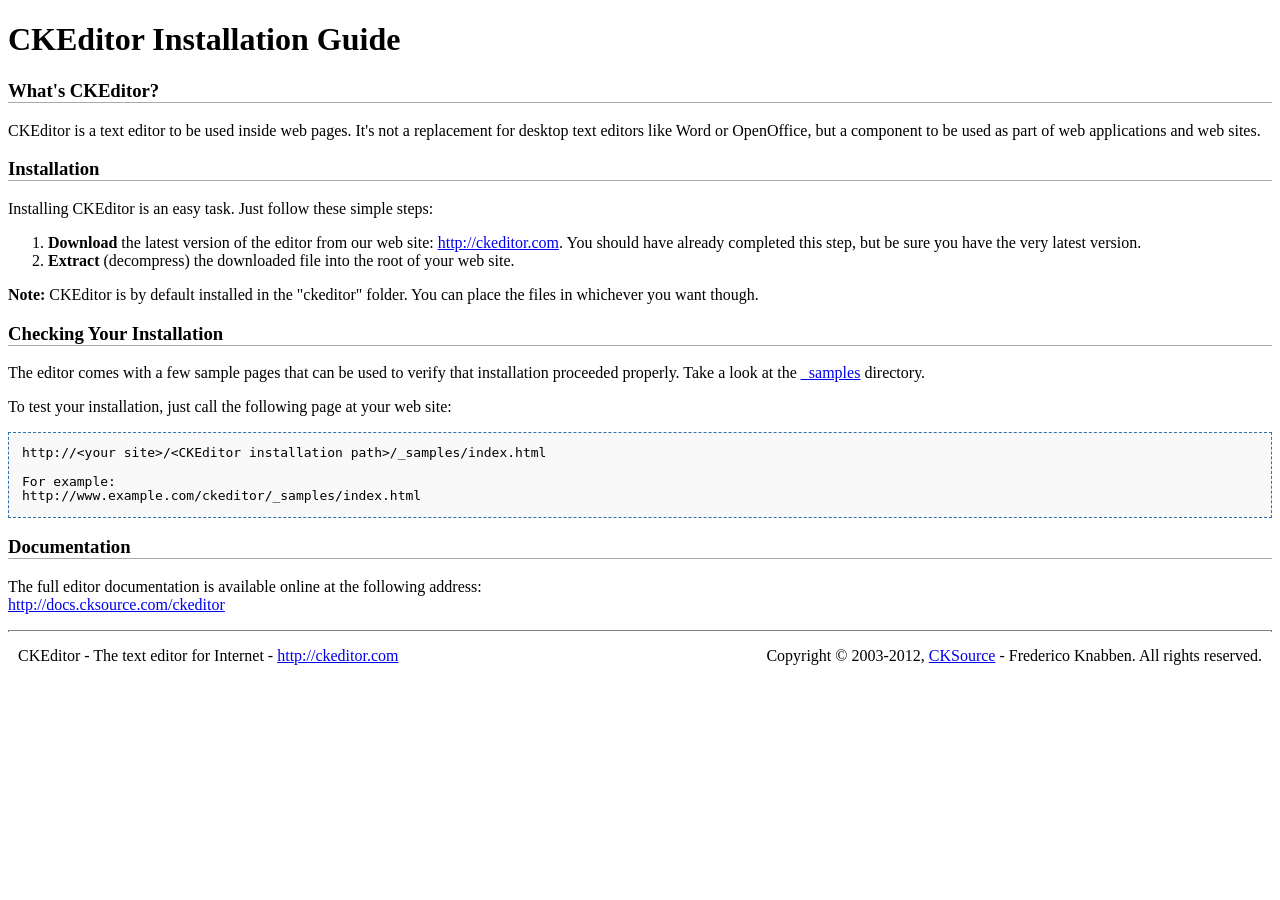
<file: CourseManagement2/ckeditor/INSTALL.html>
<!DOCTYPE html PUBLIC "-//W3C//DTD XHTML 1.0 Transitional//EN" "http://www.w3.org/TR/xhtml1/DTD/xhtml1-transitional.dtd">
<!--
Copyright (c) 2003-2012, CKSource - Frederico Knabben. All rights reserved.
For licensing, see LICENSE.html or http://ckeditor.com/license
-->
<html xmlns="http://www.w3.org/1999/xhtml">
<head>
	<title>Installation Guide - CKEditor</title>
	<meta http-equiv="content-type" content="text/html; charset=utf-8" />
	<style type="text/css">
		h3
		{
			border-bottom: 1px solid #AAAAAA;
		}
		pre
		{
			background-color: #F9F9F9;
			border: 1px dashed #2F6FAB;
			padding: 1em;
			line-height: 1.1em;
		}
		#footer hr
		{
			margin: 10px 0 15px 0;
			height: 1px;
			border: solid 1px gray;
			border-bottom: none;
		}
		#footer p
		{
			margin: 0 10px 10px 10px;
			float: left;
		}
		#footer #copy
		{
			float: right;
		}
	</style>
</head>
<body>
	<h1>
		CKEditor Installation Guide</h1>
	<h3>
		What&#39;s CKEditor?</h3>
	<p>
		CKEditor is a text editor to be used inside web pages. It&#39;s not a replacement
		for desktop text editors like Word or OpenOffice, but a component to be used as
		part of web applications and web sites.</p>
	<h3>
		Installation</h3>
	<p>
		Installing CKEditor is an easy task. Just follow these simple steps:</p>
	<ol>
		<li><strong>Download</strong> the latest version of the editor from our web site: <a
			href="http://ckeditor.com">http://ckeditor.com</a>. You should have already completed
			this step, but be sure you have the very latest version.</li>
		<li><strong>Extract</strong> (decompress) the downloaded file into the root of your
			web site.</li>
	</ol>
	<p>
		<strong>Note:</strong> CKEditor is by default installed in the &quot;ckeditor&quot;
		folder. You can place the files in whichever you want though.</p>
	<h3>
		Checking Your Installation
	</h3>
	<p>
		The editor comes with a few sample pages that can be used to verify that installation
		proceeded properly. Take a look at the <a href="_samples">_samples</a> directory.</p>
	<p>
		To test your installation, just call the following page at your web site:</p>
	<pre>
http://&lt;your site&gt;/&lt;CKEditor installation path&gt;/_samples/index.html

For example:
http://www.example.com/ckeditor/_samples/index.html</pre>
	<h3>
		Documentation</h3>
	<p>
		The full editor documentation is available online at the following address:<br />
		<a href="http://docs.cksource.com/ckeditor">http://docs.cksource.com/ckeditor</a></p>
	<div id="footer">
		<hr />
		<p>
			CKEditor - The text editor for Internet - <a href="http://ckeditor.com/">http://ckeditor.com</a>
		</p>
		<p id="copy">
			Copyright &copy; 2003-2012, <a href="http://cksource.com/">CKSource</a> - Frederico
			Knabben. All rights reserved.
		</p>
	</div>
</body>
</html>
</file>
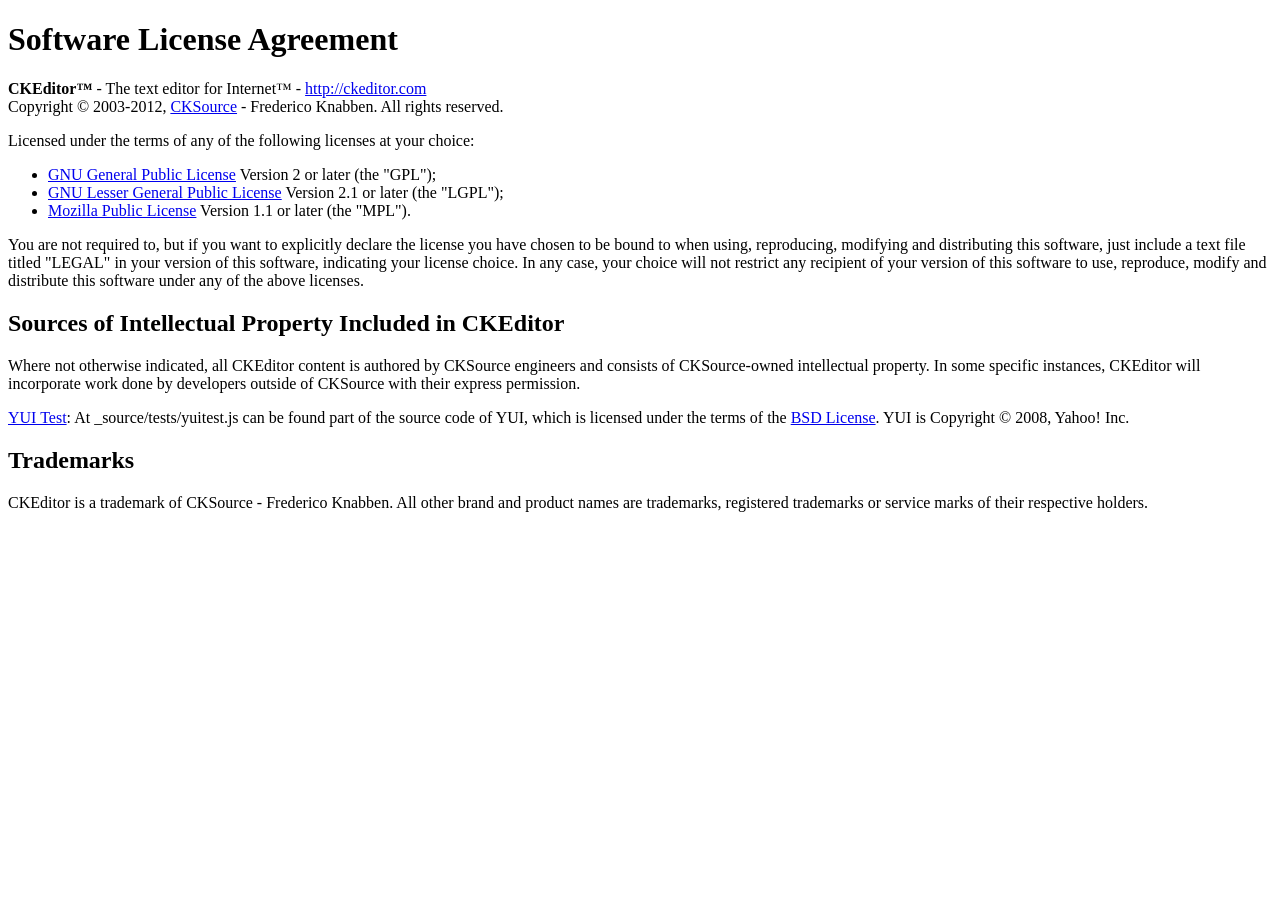
<file: CourseManagement2/ckeditor/LICENSE.html>
<!DOCTYPE html PUBLIC "-//W3C//DTD XHTML 1.0 Transitional//EN"
	"http://www.w3.org/TR/xhtml1/DTD/xhtml1-transitional.dtd">
<!--
== BEGIN TEXT ONLY VERSION ==

Software License Agreement
==========================

CKEditor - The text editor for Internet - http://ckeditor.com
Copyright (c) 2003-2012, CKSource - Frederico Knabben. All rights reserved.

Licensed under the terms of any of the following licenses at your
choice:

 - GNU General Public License Version 2 or later (the "GPL")
   http://www.gnu.org/licenses/gpl.html
   (See Appendix A)

 - GNU Lesser General Public License Version 2.1 or later (the "LGPL")
   http://www.gnu.org/licenses/lgpl.html
   (See Appendix B)

 - Mozilla Public License Version 1.1 or later (the "MPL")
   http://www.mozilla.org/MPL/MPL-1.1.html
   (See Appendix C)

You are not required to, but if you want to explicitly declare the
license you have chosen to be bound to when using, reproducing,
modifying and distributing this software, just include a text file
titled "legal.txt" in your version of this software, indicating your
license choice.

Sources of Intellectual Property Included in CKEditor
=====================================================

Where not otherwise indicated, all CKEditor content is authored by
CKSource engineers and consists of CKSource-owned intellectual
property. In some specific instances, CKEditor will incorporate work
done by developers outside of CKSource with their express permission.

Trademarks
==========

CKEditor is a trademark of CKSource - Frederico Knabben. All other brand
and product names are trademarks, registered trademarks or service
marks of their respective holders.

Appendix A: The GPL License
===========================

		    GNU GENERAL PUBLIC LICENSE
		       Version 2, June 1991

 Copyright (C) 1989, 1991 Free Software Foundation, Inc.,
 51 Franklin Street, Fifth Floor, Boston, MA 02110-1301 USA
 Everyone is permitted to copy and distribute verbatim copies
 of this license document, but changing it is not allowed.

			    Preamble

  The licenses for most software are designed to take away your
freedom to share and change it.  By contrast, the GNU General Public
License is intended to guarantee your freedom to share and change free
software-to make sure the software is free for all its users.  This
General Public License applies to most of the Free Software
Foundation's software and to any other program whose authors commit to
using it.  (Some other Free Software Foundation software is covered by
the GNU Lesser General Public License instead.)  You can apply it to
your programs, too.

  When we speak of free software, we are referring to freedom, not
price.  Our General Public Licenses are designed to make sure that you
have the freedom to distribute copies of free software (and charge for
this service if you wish), that you receive source code or can get it
if you want it, that you can change the software or use pieces of it
in new free programs; and that you know you can do these things.

  To protect your rights, we need to make restrictions that forbid
anyone to deny you these rights or to ask you to surrender the rights.
These restrictions translate to certain responsibilities for you if you
distribute copies of the software, or if you modify it.

  For example, if you distribute copies of such a program, whether
gratis or for a fee, you must give the recipients all the rights that
you have.  You must make sure that they, too, receive or can get the
source code.  And you must show them these terms so they know their
rights.

  We protect your rights with two steps: (1) copyright the software, and
(2) offer you this license which gives you legal permission to copy,
distribute and/or modify the software.

  Also, for each author's protection and ours, we want to make certain
that everyone understands that there is no warranty for this free
software.  If the software is modified by someone else and passed on, we
want its recipients to know that what they have is not the original, so
that any problems introduced by others will not reflect on the original
authors' reputations.

  Finally, any free program is threatened constantly by software
patents.  We wish to avoid the danger that redistributors of a free
program will individually obtain patent licenses, in effect making the
program proprietary.  To prevent this, we have made it clear that any
patent must be licensed for everyone's free use or not licensed at all.

  The precise terms and conditions for copying, distribution and
modification follow.

		    GNU GENERAL PUBLIC LICENSE
   TERMS AND CONDITIONS FOR COPYING, DISTRIBUTION AND MODIFICATION

  0. This License applies to any program or other work which contains
a notice placed by the copyright holder saying it may be distributed
under the terms of this General Public License.  The "Program", below,
refers to any such program or work, and a "work based on the Program"
means either the Program or any derivative work under copyright law:
that is to say, a work containing the Program or a portion of it,
either verbatim or with modifications and/or translated into another
language.  (Hereinafter, translation is included without limitation in
the term "modification".)  Each licensee is addressed as "you".

Activities other than copying, distribution and modification are not
covered by this License; they are outside its scope.  The act of
running the Program is not restricted, and the output from the Program
is covered only if its contents constitute a work based on the
Program (independent of having been made by running the Program).
Whether that is true depends on what the Program does.

  1. You may copy and distribute verbatim copies of the Program's
source code as you receive it, in any medium, provided that you
conspicuously and appropriately publish on each copy an appropriate
copyright notice and disclaimer of warranty; keep intact all the
notices that refer to this License and to the absence of any warranty;
and give any other recipients of the Program a copy of this License
along with the Program.

You may charge a fee for the physical act of transferring a copy, and
you may at your option offer warranty protection in exchange for a fee.

  2. You may modify your copy or copies of the Program or any portion
of it, thus forming a work based on the Program, and copy and
distribute such modifications or work under the terms of Section 1
above, provided that you also meet all of these conditions:

    a) You must cause the modified files to carry prominent notices
    stating that you changed the files and the date of any change.

    b) You must cause any work that you distribute or publish, that in
    whole or in part contains or is derived from the Program or any
    part thereof, to be licensed as a whole at no charge to all third
    parties under the terms of this License.

    c) If the modified program normally reads commands interactively
    when run, you must cause it, when started running for such
    interactive use in the most ordinary way, to print or display an
    announcement including an appropriate copyright notice and a
    notice that there is no warranty (or else, saying that you provide
    a warranty) and that users may redistribute the program under
    these conditions, and telling the user how to view a copy of this
    License.  (Exception: if the Program itself is interactive but
    does not normally print such an announcement, your work based on
    the Program is not required to print an announcement.)

These requirements apply to the modified work as a whole.  If
identifiable sections of that work are not derived from the Program,
and can be reasonably considered independent and separate works in
themselves, then this License, and its terms, do not apply to those
sections when you distribute them as separate works.  But when you
distribute the same sections as part of a whole which is a work based
on the Program, the distribution of the whole must be on the terms of
this License, whose permissions for other licensees extend to the
entire whole, and thus to each and every part regardless of who wrote it.

Thus, it is not the intent of this section to claim rights or contest
your rights to work written entirely by you; rather, the intent is to
exercise the right to control the distribution of derivative or
collective works based on the Program.

In addition, mere aggregation of another work not based on the Program
with the Program (or with a work based on the Program) on a volume of
a storage or distribution medium does not bring the other work under
the scope of this License.

  3. You may copy and distribute the Program (or a work based on it,
under Section 2) in object code or executable form under the terms of
Sections 1 and 2 above provided that you also do one of the following:

    a) Accompany it with the complete corresponding machine-readable
    source code, which must be distributed under the terms of Sections
    1 and 2 above on a medium customarily used for software interchange; or,

    b) Accompany it with a written offer, valid for at least three
    years, to give any third party, for a charge no more than your
    cost of physically performing source distribution, a complete
    machine-readable copy of the corresponding source code, to be
    distributed under the terms of Sections 1 and 2 above on a medium
    customarily used for software interchange; or,

    c) Accompany it with the information you received as to the offer
    to distribute corresponding source code.  (This alternative is
    allowed only for noncommercial distribution and only if you
    received the program in object code or executable form with such
    an offer, in accord with Subsection b above.)

The source code for a work means the preferred form of the work for
making modifications to it.  For an executable work, complete source
code means all the source code for all modules it contains, plus any
associated interface definition files, plus the scripts used to
control compilation and installation of the executable.  However, as a
special exception, the source code distributed need not include
anything that is normally distributed (in either source or binary
form) with the major components (compiler, kernel, and so on) of the
operating system on which the executable runs, unless that component
itself accompanies the executable.

If distribution of executable or object code is made by offering
access to copy from a designated place, then offering equivalent
access to copy the source code from the same place counts as
distribution of the source code, even though third parties are not
compelled to copy the source along with the object code.

  4. You may not copy, modify, sublicense, or distribute the Program
except as expressly provided under this License.  Any attempt
otherwise to copy, modify, sublicense or distribute the Program is
void, and will automatically terminate your rights under this License.
However, parties who have received copies, or rights, from you under
this License will not have their licenses terminated so long as such
parties remain in full compliance.

  5. You are not required to accept this License, since you have not
signed it.  However, nothing else grants you permission to modify or
distribute the Program or its derivative works.  These actions are
prohibited by law if you do not accept this License.  Therefore, by
modifying or distributing the Program (or any work based on the
Program), you indicate your acceptance of this License to do so, and
all its terms and conditions for copying, distributing or modifying
the Program or works based on it.

  6. Each time you redistribute the Program (or any work based on the
Program), the recipient automatically receives a license from the
original licensor to copy, distribute or modify the Program subject to
these terms and conditions.  You may not impose any further
restrictions on the recipients' exercise of the rights granted herein.
You are not responsible for enforcing compliance by third parties to
this License.

  7. If, as a consequence of a court judgment or allegation of patent
infringement or for any other reason (not limited to patent issues),
conditions are imposed on you (whether by court order, agreement or
otherwise) that contradict the conditions of this License, they do not
excuse you from the conditions of this License.  If you cannot
distribute so as to satisfy simultaneously your obligations under this
License and any other pertinent obligations, then as a consequence you
may not distribute the Program at all.  For example, if a patent
license would not permit royalty-free redistribution of the Program by
all those who receive copies directly or indirectly through you, then
the only way you could satisfy both it and this License would be to
refrain entirely from distribution of the Program.

If any portion of this section is held invalid or unenforceable under
any particular circumstance, the balance of the section is intended to
apply and the section as a whole is intended to apply in other
circumstances.

It is not the purpose of this section to induce you to infringe any
patents or other property right claims or to contest validity of any
such claims; this section has the sole purpose of protecting the
integrity of the free software distribution system, which is
implemented by public license practices.  Many people have made
generous contributions to the wide range of software distributed
through that system in reliance on consistent application of that
system; it is up to the author/donor to decide if he or she is willing
to distribute software through any other system and a licensee cannot
impose that choice.

This section is intended to make thoroughly clear what is believed to
be a consequence of the rest of this License.

  8. If the distribution and/or use of the Program is restricted in
certain countries either by patents or by copyrighted interfaces, the
original copyright holder who places the Program under this License
may add an explicit geographical distribution limitation excluding
those countries, so that distribution is permitted only in or among
countries not thus excluded.  In such case, this License incorporates
the limitation as if written in the body of this License.

  9. The Free Software Foundation may publish revised and/or new versions
of the General Public License from time to time.  Such new versions will
be similar in spirit to the present version, but may differ in detail to
address new problems or concerns.

Each version is given a distinguishing version number.  If the Program
specifies a version number of this License which applies to it and "any
later version", you have the option of following the terms and conditions
either of that version or of any later version published by the Free
Software Foundation.  If the Program does not specify a version number of
this License, you may choose any version ever published by the Free Software
Foundation.

  10. If you wish to incorporate parts of the Program into other free
programs whose distribution conditions are different, write to the author
to ask for permission.  For software which is copyrighted by the Free
Software Foundation, write to the Free Software Foundation; we sometimes
make exceptions for this.  Our decision will be guided by the two goals
of preserving the free status of all derivatives of our free software and
of promoting the sharing and reuse of software generally.

			    NO WARRANTY

  11. BECAUSE THE PROGRAM IS LICENSED FREE OF CHARGE, THERE IS NO WARRANTY
FOR THE PROGRAM, TO THE EXTENT PERMITTED BY APPLICABLE LAW.  EXCEPT WHEN
OTHERWISE STATED IN WRITING THE COPYRIGHT HOLDERS AND/OR OTHER PARTIES
PROVIDE THE PROGRAM "AS IS" WITHOUT WARRANTY OF ANY KIND, EITHER EXPRESSED
OR IMPLIED, INCLUDING, BUT NOT LIMITED TO, THE IMPLIED WARRANTIES OF
MERCHANTABILITY AND FITNESS FOR A PARTICULAR PURPOSE.  THE ENTIRE RISK AS
TO THE QUALITY AND PERFORMANCE OF THE PROGRAM IS WITH YOU.  SHOULD THE
PROGRAM PROVE DEFECTIVE, YOU ASSUME THE COST OF ALL NECESSARY SERVICING,
REPAIR OR CORRECTION.

  12. IN NO EVENT UNLESS REQUIRED BY APPLICABLE LAW OR AGREED TO IN WRITING
WILL ANY COPYRIGHT HOLDER, OR ANY OTHER PARTY WHO MAY MODIFY AND/OR
REDISTRIBUTE THE PROGRAM AS PERMITTED ABOVE, BE LIABLE TO YOU FOR DAMAGES,
INCLUDING ANY GENERAL, SPECIAL, INCIDENTAL OR CONSEQUENTIAL DAMAGES ARISING
OUT OF THE USE OR INABILITY TO USE THE PROGRAM (INCLUDING BUT NOT LIMITED
TO LOSS OF DATA OR DATA BEING RENDERED INACCURATE OR LOSSES SUSTAINED BY
YOU OR THIRD PARTIES OR A FAILURE OF THE PROGRAM TO OPERATE WITH ANY OTHER
PROGRAMS), EVEN IF SUCH HOLDER OR OTHER PARTY HAS BEEN ADVISED OF THE
POSSIBILITY OF SUCH DAMAGES.

		     END OF TERMS AND CONDITIONS


Appendix B: The LGPL License
============================

		  GNU LESSER GENERAL PUBLIC LICENSE
		       Version 2.1, February 1999

 Copyright (C) 1991, 1999 Free Software Foundation, Inc.
     59 Temple Place, Suite 330, Boston, MA  02111-1307  USA
 Everyone is permitted to copy and distribute verbatim copies
 of this license document, but changing it is not allowed.

[This is the first released version of the Lesser GPL.  It also counts
 as the successor of the GNU Library Public License, version 2, hence
 the version number 2.1.]

			    Preamble

  The licenses for most software are designed to take away your
freedom to share and change it.  By contrast, the GNU General Public
Licenses are intended to guarantee your freedom to share and change
free software-to make sure the software is free for all its users.

  This license, the Lesser General Public License, applies to some
specially designated software packages-typically libraries-of the
Free Software Foundation and other authors who decide to use it.  You
can use it too, but we suggest you first think carefully about whether
this license or the ordinary General Public License is the better
strategy to use in any particular case, based on the explanations below.

  When we speak of free software, we are referring to freedom of use,
not price.  Our General Public Licenses are designed to make sure that
you have the freedom to distribute copies of free software (and charge
for this service if you wish); that you receive source code or can get
it if you want it; that you can change the software and use pieces of
it in new free programs; and that you are informed that you can do
these things.

  To protect your rights, we need to make restrictions that forbid
distributors to deny you these rights or to ask you to surrender these
rights.  These restrictions translate to certain responsibilities for
you if you distribute copies of the library or if you modify it.

  For example, if you distribute copies of the library, whether gratis
or for a fee, you must give the recipients all the rights that we gave
you.  You must make sure that they, too, receive or can get the source
code.  If you link other code with the library, you must provide
complete object files to the recipients, so that they can relink them
with the library after making changes to the library and recompiling
it.  And you must show them these terms so they know their rights.

  We protect your rights with a two-step method: (1) we copyright the
library, and (2) we offer you this license, which gives you legal
permission to copy, distribute and/or modify the library.

  To protect each distributor, we want to make it very clear that
there is no warranty for the free library.  Also, if the library is
modified by someone else and passed on, the recipients should know
that what they have is not the original version, so that the original
author's reputation will not be affected by problems that might be
introduced by others.

  Finally, software patents pose a constant threat to the existence of
any free program.  We wish to make sure that a company cannot
effectively restrict the users of a free program by obtaining a
restrictive license from a patent holder.  Therefore, we insist that
any patent license obtained for a version of the library must be
consistent with the full freedom of use specified in this license.

  Most GNU software, including some libraries, is covered by the
ordinary GNU General Public License.  This license, the GNU Lesser
General Public License, applies to certain designated libraries, and
is quite different from the ordinary General Public License.  We use
this license for certain libraries in order to permit linking those
libraries into non-free programs.

  When a program is linked with a library, whether statically or using
a shared library, the combination of the two is legally speaking a
combined work, a derivative of the original library.  The ordinary
General Public License therefore permits such linking only if the
entire combination fits its criteria of freedom.  The Lesser General
Public License permits more lax criteria for linking other code with
the library.

  We call this license the "Lesser" General Public License because it
does Less to protect the user's freedom than the ordinary General
Public License.  It also provides other free software developers Less
of an advantage over competing non-free programs.  These disadvantages
are the reason we use the ordinary General Public License for many
libraries.  However, the Lesser license provides advantages in certain
special circumstances.

  For example, on rare occasions, there may be a special need to
encourage the widest possible use of a certain library, so that it becomes
a de-facto standard.  To achieve this, non-free programs must be
allowed to use the library.  A more frequent case is that a free
library does the same job as widely used non-free libraries.  In this
case, there is little to gain by limiting the free library to free
software only, so we use the Lesser General Public License.

  In other cases, permission to use a particular library in non-free
programs enables a greater number of people to use a large body of
free software.  For example, permission to use the GNU C Library in
non-free programs enables many more people to use the whole GNU
operating system, as well as its variant, the GNU/Linux operating
system.

  Although the Lesser General Public License is Less protective of the
users' freedom, it does ensure that the user of a program that is
linked with the Library has the freedom and the wherewithal to run
that program using a modified version of the Library.

  The precise terms and conditions for copying, distribution and
modification follow.  Pay close attention to the difference between a
"work based on the library" and a "work that uses the library".  The
former contains code derived from the library, whereas the latter must
be combined with the library in order to run.

		  GNU LESSER GENERAL PUBLIC LICENSE
   TERMS AND CONDITIONS FOR COPYING, DISTRIBUTION AND MODIFICATION

  0. This License Agreement applies to any software library or other
program which contains a notice placed by the copyright holder or
other authorized party saying it may be distributed under the terms of
this Lesser General Public License (also called "this License").
Each licensee is addressed as "you".

  A "library" means a collection of software functions and/or data
prepared so as to be conveniently linked with application programs
(which use some of those functions and data) to form executables.

  The "Library", below, refers to any such software library or work
which has been distributed under these terms.  A "work based on the
Library" means either the Library or any derivative work under
copyright law: that is to say, a work containing the Library or a
portion of it, either verbatim or with modifications and/or translated
straightforwardly into another language.  (Hereinafter, translation is
included without limitation in the term "modification".)

  "Source code" for a work means the preferred form of the work for
making modifications to it.  For a library, complete source code means
all the source code for all modules it contains, plus any associated
interface definition files, plus the scripts used to control compilation
and installation of the library.

  Activities other than copying, distribution and modification are not
covered by this License; they are outside its scope.  The act of
running a program using the Library is not restricted, and output from
such a program is covered only if its contents constitute a work based
on the Library (independent of the use of the Library in a tool for
writing it).  Whether that is true depends on what the Library does
and what the program that uses the Library does.

  1. You may copy and distribute verbatim copies of the Library's
complete source code as you receive it, in any medium, provided that
you conspicuously and appropriately publish on each copy an
appropriate copyright notice and disclaimer of warranty; keep intact
all the notices that refer to this License and to the absence of any
warranty; and distribute a copy of this License along with the
Library.

  You may charge a fee for the physical act of transferring a copy,
and you may at your option offer warranty protection in exchange for a
fee.

  2. You may modify your copy or copies of the Library or any portion
of it, thus forming a work based on the Library, and copy and
distribute such modifications or work under the terms of Section 1
above, provided that you also meet all of these conditions:

    a) The modified work must itself be a software library.

    b) You must cause the files modified to carry prominent notices
    stating that you changed the files and the date of any change.

    c) You must cause the whole of the work to be licensed at no
    charge to all third parties under the terms of this License.

    d) If a facility in the modified Library refers to a function or a
    table of data to be supplied by an application program that uses
    the facility, other than as an argument passed when the facility
    is invoked, then you must make a good faith effort to ensure that,
    in the event an application does not supply such function or
    table, the facility still operates, and performs whatever part of
    its purpose remains meaningful.

    (For example, a function in a library to compute square roots has
    a purpose that is entirely well-defined independent of the
    application.  Therefore, Subsection 2d requires that any
    application-supplied function or table used by this function must
    be optional: if the application does not supply it, the square
    root function must still compute square roots.)

These requirements apply to the modified work as a whole.  If
identifiable sections of that work are not derived from the Library,
and can be reasonably considered independent and separate works in
themselves, then this License, and its terms, do not apply to those
sections when you distribute them as separate works.  But when you
distribute the same sections as part of a whole which is a work based
on the Library, the distribution of the whole must be on the terms of
this License, whose permissions for other licensees extend to the
entire whole, and thus to each and every part regardless of who wrote
it.

Thus, it is not the intent of this section to claim rights or contest
your rights to work written entirely by you; rather, the intent is to
exercise the right to control the distribution of derivative or
collective works based on the Library.

In addition, mere aggregation of another work not based on the Library
with the Library (or with a work based on the Library) on a volume of
a storage or distribution medium does not bring the other work under
the scope of this License.

  3. You may opt to apply the terms of the ordinary GNU General Public
License instead of this License to a given copy of the Library.  To do
this, you must alter all the notices that refer to this License, so
that they refer to the ordinary GNU General Public License, version 2,
instead of to this License.  (If a newer version than version 2 of the
ordinary GNU General Public License has appeared, then you can specify
that version instead if you wish.)  Do not make any other change in
these notices.

  Once this change is made in a given copy, it is irreversible for
that copy, so the ordinary GNU General Public License applies to all
subsequent copies and derivative works made from that copy.

  This option is useful when you wish to copy part of the code of
the Library into a program that is not a library.

  4. You may copy and distribute the Library (or a portion or
derivative of it, under Section 2) in object code or executable form
under the terms of Sections 1 and 2 above provided that you accompany
it with the complete corresponding machine-readable source code, which
must be distributed under the terms of Sections 1 and 2 above on a
medium customarily used for software interchange.

  If distribution of object code is made by offering access to copy
from a designated place, then offering equivalent access to copy the
source code from the same place satisfies the requirement to
distribute the source code, even though third parties are not
compelled to copy the source along with the object code.

  5. A program that contains no derivative of any portion of the
Library, but is designed to work with the Library by being compiled or
linked with it, is called a "work that uses the Library".  Such a
work, in isolation, is not a derivative work of the Library, and
therefore falls outside the scope of this License.

  However, linking a "work that uses the Library" with the Library
creates an executable that is a derivative of the Library (because it
contains portions of the Library), rather than a "work that uses the
library".  The executable is therefore covered by this License.
Section 6 states terms for distribution of such executables.

  When a "work that uses the Library" uses material from a header file
that is part of the Library, the object code for the work may be a
derivative work of the Library even though the source code is not.
Whether this is true is especially significant if the work can be
linked without the Library, or if the work is itself a library.  The
threshold for this to be true is not precisely defined by law.

  If such an object file uses only numerical parameters, data
structure layouts and accessors, and small macros and small inline
functions (ten lines or less in length), then the use of the object
file is unrestricted, regardless of whether it is legally a derivative
work.  (Executables containing this object code plus portions of the
Library will still fall under Section 6.)

  Otherwise, if the work is a derivative of the Library, you may
distribute the object code for the work under the terms of Section 6.
Any executables containing that work also fall under Section 6,
whether or not they are linked directly with the Library itself.

  6. As an exception to the Sections above, you may also combine or
link a "work that uses the Library" with the Library to produce a
work containing portions of the Library, and distribute that work
under terms of your choice, provided that the terms permit
modification of the work for the customer's own use and reverse
engineering for debugging such modifications.

  You must give prominent notice with each copy of the work that the
Library is used in it and that the Library and its use are covered by
this License.  You must supply a copy of this License.  If the work
during execution displays copyright notices, you must include the
copyright notice for the Library among them, as well as a reference
directing the user to the copy of this License.  Also, you must do one
of these things:

    a) Accompany the work with the complete corresponding
    machine-readable source code for the Library including whatever
    changes were used in the work (which must be distributed under
    Sections 1 and 2 above); and, if the work is an executable linked
    with the Library, with the complete machine-readable "work that
    uses the Library", as object code and/or source code, so that the
    user can modify the Library and then relink to produce a modified
    executable containing the modified Library.  (It is understood
    that the user who changes the contents of definitions files in the
    Library will not necessarily be able to recompile the application
    to use the modified definitions.)

    b) Use a suitable shared library mechanism for linking with the
    Library.  A suitable mechanism is one that (1) uses at run time a
    copy of the library already present on the user's computer system,
    rather than copying library functions into the executable, and (2)
    will operate properly with a modified version of the library, if
    the user installs one, as long as the modified version is
    interface-compatible with the version that the work was made with.

    c) Accompany the work with a written offer, valid for at
    least three years, to give the same user the materials
    specified in Subsection 6a, above, for a charge no more
    than the cost of performing this distribution.

    d) If distribution of the work is made by offering access to copy
    from a designated place, offer equivalent access to copy the above
    specified materials from the same place.

    e) Verify that the user has already received a copy of these
    materials or that you have already sent this user a copy.

  For an executable, the required form of the "work that uses the
Library" must include any data and utility programs needed for
reproducing the executable from it.  However, as a special exception,
the materials to be distributed need not include anything that is
normally distributed (in either source or binary form) with the major
components (compiler, kernel, and so on) of the operating system on
which the executable runs, unless that component itself accompanies
the executable.

  It may happen that this requirement contradicts the license
restrictions of other proprietary libraries that do not normally
accompany the operating system.  Such a contradiction means you cannot
use both them and the Library together in an executable that you
distribute.

  7. You may place library facilities that are a work based on the
Library side-by-side in a single library together with other library
facilities not covered by this License, and distribute such a combined
library, provided that the separate distribution of the work based on
the Library and of the other library facilities is otherwise
permitted, and provided that you do these two things:

    a) Accompany the combined library with a copy of the same work
    based on the Library, uncombined with any other library
    facilities.  This must be distributed under the terms of the
    Sections above.

    b) Give prominent notice with the combined library of the fact
    that part of it is a work based on the Library, and explaining
    where to find the accompanying uncombined form of the same work.

  8. You may not copy, modify, sublicense, link with, or distribute
the Library except as expressly provided under this License.  Any
attempt otherwise to copy, modify, sublicense, link with, or
distribute the Library is void, and will automatically terminate your
rights under this License.  However, parties who have received copies,
or rights, from you under this License will not have their licenses
terminated so long as such parties remain in full compliance.

  9. You are not required to accept this License, since you have not
signed it.  However, nothing else grants you permission to modify or
distribute the Library or its derivative works.  These actions are
prohibited by law if you do not accept this License.  Therefore, by
modifying or distributing the Library (or any work based on the
Library), you indicate your acceptance of this License to do so, and
all its terms and conditions for copying, distributing or modifying
the Library or works based on it.

  10. Each time you redistribute the Library (or any work based on the
Library), the recipient automatically receives a license from the
original licensor to copy, distribute, link with or modify the Library
subject to these terms and conditions.  You may not impose any further
restrictions on the recipients' exercise of the rights granted herein.
You are not responsible for enforcing compliance by third parties with
this License.

  11. If, as a consequence of a court judgment or allegation of patent
infringement or for any other reason (not limited to patent issues),
conditions are imposed on you (whether by court order, agreement or
otherwise) that contradict the conditions of this License, they do not
excuse you from the conditions of this License.  If you cannot
distribute so as to satisfy simultaneously your obligations under this
License and any other pertinent obligations, then as a consequence you
may not distribute the Library at all.  For example, if a patent
license would not permit royalty-free redistribution of the Library by
all those who receive copies directly or indirectly through you, then
the only way you could satisfy both it and this License would be to
refrain entirely from distribution of the Library.

If any portion of this section is held invalid or unenforceable under any
particular circumstance, the balance of the section is intended to apply,
and the section as a whole is intended to apply in other circumstances.

It is not the purpose of this section to induce you to infringe any
patents or other property right claims or to contest validity of any
such claims; this section has the sole purpose of protecting the
integrity of the free software distribution system which is
implemented by public license practices.  Many people have made
generous contributions to the wide range of software distributed
through that system in reliance on consistent application of that
system; it is up to the author/donor to decide if he or she is willing
to distribute software through any other system and a licensee cannot
impose that choice.

This section is intended to make thoroughly clear what is believed to
be a consequence of the rest of this License.

  12. If the distribution and/or use of the Library is restricted in
certain countries either by patents or by copyrighted interfaces, the
original copyright holder who places the Library under this License may add
an explicit geographical distribution limitation excluding those countries,
so that distribution is permitted only in or among countries not thus
excluded.  In such case, this License incorporates the limitation as if
written in the body of this License.

  13. The Free Software Foundation may publish revised and/or new
versions of the Lesser General Public License from time to time.
Such new versions will be similar in spirit to the present version,
but may differ in detail to address new problems or concerns.

Each version is given a distinguishing version number.  If the Library
specifies a version number of this License which applies to it and
"any later version", you have the option of following the terms and
conditions either of that version or of any later version published by
the Free Software Foundation.  If the Library does not specify a
license version number, you may choose any version ever published by
the Free Software Foundation.

  14. If you wish to incorporate parts of the Library into other free
programs whose distribution conditions are incompatible with these,
write to the author to ask for permission.  For software which is
copyrighted by the Free Software Foundation, write to the Free
Software Foundation; we sometimes make exceptions for this.  Our
decision will be guided by the two goals of preserving the free status
of all derivatives of our free software and of promoting the sharing
and reuse of software generally.

			    NO WARRANTY

  15. BECAUSE THE LIBRARY IS LICENSED FREE OF CHARGE, THERE IS NO
WARRANTY FOR THE LIBRARY, TO THE EXTENT PERMITTED BY APPLICABLE LAW.
EXCEPT WHEN OTHERWISE STATED IN WRITING THE COPYRIGHT HOLDERS AND/OR
OTHER PARTIES PROVIDE THE LIBRARY "AS IS" WITHOUT WARRANTY OF ANY
KIND, EITHER EXPRESSED OR IMPLIED, INCLUDING, BUT NOT LIMITED TO, THE
IMPLIED WARRANTIES OF MERCHANTABILITY AND FITNESS FOR A PARTICULAR
PURPOSE.  THE ENTIRE RISK AS TO THE QUALITY AND PERFORMANCE OF THE
LIBRARY IS WITH YOU.  SHOULD THE LIBRARY PROVE DEFECTIVE, YOU ASSUME
THE COST OF ALL NECESSARY SERVICING, REPAIR OR CORRECTION.

  16. IN NO EVENT UNLESS REQUIRED BY APPLICABLE LAW OR AGREED TO IN
WRITING WILL ANY COPYRIGHT HOLDER, OR ANY OTHER PARTY WHO MAY MODIFY
AND/OR REDISTRIBUTE THE LIBRARY AS PERMITTED ABOVE, BE LIABLE TO YOU
FOR DAMAGES, INCLUDING ANY GENERAL, SPECIAL, INCIDENTAL OR
CONSEQUENTIAL DAMAGES ARISING OUT OF THE USE OR INABILITY TO USE THE
LIBRARY (INCLUDING BUT NOT LIMITED TO LOSS OF DATA OR DATA BEING
RENDERED INACCURATE OR LOSSES SUSTAINED BY YOU OR THIRD PARTIES OR A
FAILURE OF THE LIBRARY TO OPERATE WITH ANY OTHER SOFTWARE), EVEN IF
SUCH HOLDER OR OTHER PARTY HAS BEEN ADVISED OF THE POSSIBILITY OF SUCH
DAMAGES.

		     END OF TERMS AND CONDITIONS


Appendix C: The MPL License
===========================

                          MOZILLA PUBLIC LICENSE
                                Version 1.1

                              ===============

1. Definitions.

     1.0.1. "Commercial Use" means distribution or otherwise making the
     Covered Code available to a third party.

     1.1. "Contributor" means each entity that creates or contributes to
     the creation of Modifications.

     1.2. "Contributor Version" means the combination of the Original
     Code, prior Modifications used by a Contributor, and the Modifications
     made by that particular Contributor.

     1.3. "Covered Code" means the Original Code or Modifications or the
     combination of the Original Code and Modifications, in each case
     including portions thereof.

     1.4. "Electronic Distribution Mechanism" means a mechanism generally
     accepted in the software development community for the electronic
     transfer of data.

     1.5. "Executable" means Covered Code in any form other than Source
     Code.

     1.6. "Initial Developer" means the individual or entity identified
     as the Initial Developer in the Source Code notice required by Exhibit
     A.

     1.7. "Larger Work" means a work which combines Covered Code or
     portions thereof with code not governed by the terms of this License.

     1.8. "License" means this document.

     1.8.1. "Licensable" means having the right to grant, to the maximum
     extent possible, whether at the time of the initial grant or
     subsequently acquired, any and all of the rights conveyed herein.

     1.9. "Modifications" means any addition to or deletion from the
     substance or structure of either the Original Code or any previous
     Modifications. When Covered Code is released as a series of files, a
     Modification is:
          A. Any addition to or deletion from the contents of a file
          containing Original Code or previous Modifications.

          B. Any new file that contains any part of the Original Code or
          previous Modifications.

     1.10. "Original Code" means Source Code of computer software code
     which is described in the Source Code notice required by Exhibit A as
     Original Code, and which, at the time of its release under this
     License is not already Covered Code governed by this License.

     1.10.1. "Patent Claims" means any patent claim(s), now owned or
     hereafter acquired, including without limitation,  method, process,
     and apparatus claims, in any patent Licensable by grantor.

     1.11. "Source Code" means the preferred form of the Covered Code for
     making modifications to it, including all modules it contains, plus
     any associated interface definition files, scripts used to control
     compilation and installation of an Executable, or source code
     differential comparisons against either the Original Code or another
     well known, available Covered Code of the Contributor's choice. The
     Source Code can be in a compressed or archival form, provided the
     appropriate decompression or de-archiving software is widely available
     for no charge.

     1.12. "You" (or "Your")  means an individual or a legal entity
     exercising rights under, and complying with all of the terms of, this
     License or a future version of this License issued under Section 6.1.
     For legal entities, "You" includes any entity which controls, is
     controlled by, or is under common control with You. For purposes of
     this definition, "control" means (a) the power, direct or indirect,
     to cause the direction or management of such entity, whether by
     contract or otherwise, or (b) ownership of more than fifty percent
     (50%) of the outstanding shares or beneficial ownership of such
     entity.

2. Source Code License.

     2.1. The Initial Developer Grant.
     The Initial Developer hereby grants You a world-wide, royalty-free,
     non-exclusive license, subject to third party intellectual property
     claims:
          (a)  under intellectual property rights (other than patent or
          trademark) Licensable by Initial Developer to use, reproduce,
          modify, display, perform, sublicense and distribute the Original
          Code (or portions thereof) with or without Modifications, and/or
          as part of a Larger Work; and

          (b) under Patents Claims infringed by the making, using or
          selling of Original Code, to make, have made, use, practice,
          sell, and offer for sale, and/or otherwise dispose of the
          Original Code (or portions thereof).

          (c) the licenses granted in this Section 2.1(a) and (b) are
          effective on the date Initial Developer first distributes
          Original Code under the terms of this License.

          (d) Notwithstanding Section 2.1(b) above, no patent license is
          granted: 1) for code that You delete from the Original Code; 2)
          separate from the Original Code;  or 3) for infringements caused
          by: i) the modification of the Original Code or ii) the
          combination of the Original Code with other software or devices.

     2.2. Contributor Grant.
     Subject to third party intellectual property claims, each Contributor
     hereby grants You a world-wide, royalty-free, non-exclusive license

          (a)  under intellectual property rights (other than patent or
          trademark) Licensable by Contributor, to use, reproduce, modify,
          display, perform, sublicense and distribute the Modifications
          created by such Contributor (or portions thereof) either on an
          unmodified basis, with other Modifications, as Covered Code
          and/or as part of a Larger Work; and

          (b) under Patent Claims infringed by the making, using, or
          selling of  Modifications made by that Contributor either alone
          and/or in combination with its Contributor Version (or portions
          of such combination), to make, use, sell, offer for sale, have
          made, and/or otherwise dispose of: 1) Modifications made by that
          Contributor (or portions thereof); and 2) the combination of
          Modifications made by that Contributor with its Contributor
          Version (or portions of such combination).

          (c) the licenses granted in Sections 2.2(a) and 2.2(b) are
          effective on the date Contributor first makes Commercial Use of
          the Covered Code.

          (d)    Notwithstanding Section 2.2(b) above, no patent license is
          granted: 1) for any code that Contributor has deleted from the
          Contributor Version; 2)  separate from the Contributor Version;
          3)  for infringements caused by: i) third party modifications of
          Contributor Version or ii)  the combination of Modifications made
          by that Contributor with other software  (except as part of the
          Contributor Version) or other devices; or 4) under Patent Claims
          infringed by Covered Code in the absence of Modifications made by
          that Contributor.

3. Distribution Obligations.

     3.1. Application of License.
     The Modifications which You create or to which You contribute are
     governed by the terms of this License, including without limitation
     Section 2.2. The Source Code version of Covered Code may be
     distributed only under the terms of this License or a future version
     of this License released under Section 6.1, and You must include a
     copy of this License with every copy of the Source Code You
     distribute. You may not offer or impose any terms on any Source Code
     version that alters or restricts the applicable version of this
     License or the recipients' rights hereunder. However, You may include
     an additional document offering the additional rights described in
     Section 3.5.

     3.2. Availability of Source Code.
     Any Modification which You create or to which You contribute must be
     made available in Source Code form under the terms of this License
     either on the same media as an Executable version or via an accepted
     Electronic Distribution Mechanism to anyone to whom you made an
     Executable version available; and if made available via Electronic
     Distribution Mechanism, must remain available for at least twelve (12)
     months after the date it initially became available, or at least six
     (6) months after a subsequent version of that particular Modification
     has been made available to such recipients. You are responsible for
     ensuring that the Source Code version remains available even if the
     Electronic Distribution Mechanism is maintained by a third party.

     3.3. Description of Modifications.
     You must cause all Covered Code to which You contribute to contain a
     file documenting the changes You made to create that Covered Code and
     the date of any change. You must include a prominent statement that
     the Modification is derived, directly or indirectly, from Original
     Code provided by the Initial Developer and including the name of the
     Initial Developer in (a) the Source Code, and (b) in any notice in an
     Executable version or related documentation in which You describe the
     origin or ownership of the Covered Code.

     3.4. Intellectual Property Matters
          (a) Third Party Claims.
          If Contributor has knowledge that a license under a third party's
          intellectual property rights is required to exercise the rights
          granted by such Contributor under Sections 2.1 or 2.2,
          Contributor must include a text file with the Source Code
          distribution titled "LEGAL" which describes the claim and the
          party making the claim in sufficient detail that a recipient will
          know whom to contact. If Contributor obtains such knowledge after
          the Modification is made available as described in Section 3.2,
          Contributor shall promptly modify the LEGAL file in all copies
          Contributor makes available thereafter and shall take other steps
          (such as notifying appropriate mailing lists or newsgroups)
          reasonably calculated to inform those who received the Covered
          Code that new knowledge has been obtained.

          (b) Contributor APIs.
          If Contributor's Modifications include an application programming
          interface and Contributor has knowledge of patent licenses which
          are reasonably necessary to implement that API, Contributor must
          also include this information in the LEGAL file.

               (c)    Representations.
          Contributor represents that, except as disclosed pursuant to
          Section 3.4(a) above, Contributor believes that Contributor's
          Modifications are Contributor's original creation(s) and/or
          Contributor has sufficient rights to grant the rights conveyed by
          this License.

     3.5. Required Notices.
     You must duplicate the notice in Exhibit A in each file of the Source
     Code.  If it is not possible to put such notice in a particular Source
     Code file due to its structure, then You must include such notice in a
     location (such as a relevant directory) where a user would be likely
     to look for such a notice.  If You created one or more Modification(s)
     You may add your name as a Contributor to the notice described in
     Exhibit A.  You must also duplicate this License in any documentation
     for the Source Code where You describe recipients' rights or ownership
     rights relating to Covered Code.  You may choose to offer, and to
     charge a fee for, warranty, support, indemnity or liability
     obligations to one or more recipients of Covered Code. However, You
     may do so only on Your own behalf, and not on behalf of the Initial
     Developer or any Contributor. You must make it absolutely clear than
     any such warranty, support, indemnity or liability obligation is
     offered by You alone, and You hereby agree to indemnify the Initial
     Developer and every Contributor for any liability incurred by the
     Initial Developer or such Contributor as a result of warranty,
     support, indemnity or liability terms You offer.

     3.6. Distribution of Executable Versions.
     You may distribute Covered Code in Executable form only if the
     requirements of Section 3.1-3.5 have been met for that Covered Code,
     and if You include a notice stating that the Source Code version of
     the Covered Code is available under the terms of this License,
     including a description of how and where You have fulfilled the
     obligations of Section 3.2. The notice must be conspicuously included
     in any notice in an Executable version, related documentation or
     collateral in which You describe recipients' rights relating to the
     Covered Code. You may distribute the Executable version of Covered
     Code or ownership rights under a license of Your choice, which may
     contain terms different from this License, provided that You are in
     compliance with the terms of this License and that the license for the
     Executable version does not attempt to limit or alter the recipient's
     rights in the Source Code version from the rights set forth in this
     License. If You distribute the Executable version under a different
     license You must make it absolutely clear that any terms which differ
     from this License are offered by You alone, not by the Initial
     Developer or any Contributor. You hereby agree to indemnify the
     Initial Developer and every Contributor for any liability incurred by
     the Initial Developer or such Contributor as a result of any such
     terms You offer.

     3.7. Larger Works.
     You may create a Larger Work by combining Covered Code with other code
     not governed by the terms of this License and distribute the Larger
     Work as a single product. In such a case, You must make sure the
     requirements of this License are fulfilled for the Covered Code.

4. Inability to Comply Due to Statute or Regulation.

     If it is impossible for You to comply with any of the terms of this
     License with respect to some or all of the Covered Code due to
     statute, judicial order, or regulation then You must: (a) comply with
     the terms of this License to the maximum extent possible; and (b)
     describe the limitations and the code they affect. Such description
     must be included in the LEGAL file described in Section 3.4 and must
     be included with all distributions of the Source Code. Except to the
     extent prohibited by statute or regulation, such description must be
     sufficiently detailed for a recipient of ordinary skill to be able to
     understand it.

5. Application of this License.

     This License applies to code to which the Initial Developer has
     attached the notice in Exhibit A and to related Covered Code.

6. Versions of the License.

     6.1. New Versions.
     Netscape Communications Corporation ("Netscape") may publish revised
     and/or new versions of the License from time to time. Each version
     will be given a distinguishing version number.

     6.2. Effect of New Versions.
     Once Covered Code has been published under a particular version of the
     License, You may always continue to use it under the terms of that
     version. You may also choose to use such Covered Code under the terms
     of any subsequent version of the License published by Netscape. No one
     other than Netscape has the right to modify the terms applicable to
     Covered Code created under this License.

     6.3. Derivative Works.
     If You create or use a modified version of this License (which you may
     only do in order to apply it to code which is not already Covered Code
     governed by this License), You must (a) rename Your license so that
     the phrases "Mozilla", "MOZILLAPL", "MOZPL", "Netscape",
     "MPL", "NPL" or any confusingly similar phrase do not appear in your
     license (except to note that your license differs from this License)
     and (b) otherwise make it clear that Your version of the license
     contains terms which differ from the Mozilla Public License and
     Netscape Public License. (Filling in the name of the Initial
     Developer, Original Code or Contributor in the notice described in
     Exhibit A shall not of themselves be deemed to be modifications of
     this License.)

7. DISCLAIMER OF WARRANTY.

     COVERED CODE IS PROVIDED UNDER THIS LICENSE ON AN "AS IS" BASIS,
     WITHOUT WARRANTY OF ANY KIND, EITHER EXPRESSED OR IMPLIED, INCLUDING,
     WITHOUT LIMITATION, WARRANTIES THAT THE COVERED CODE IS FREE OF
     DEFECTS, MERCHANTABLE, FIT FOR A PARTICULAR PURPOSE OR NON-INFRINGING.
     THE ENTIRE RISK AS TO THE QUALITY AND PERFORMANCE OF THE COVERED CODE
     IS WITH YOU. SHOULD ANY COVERED CODE PROVE DEFECTIVE IN ANY RESPECT,
     YOU (NOT THE INITIAL DEVELOPER OR ANY OTHER CONTRIBUTOR) ASSUME THE
     COST OF ANY NECESSARY SERVICING, REPAIR OR CORRECTION. THIS DISCLAIMER
     OF WARRANTY CONSTITUTES AN ESSENTIAL PART OF THIS LICENSE. NO USE OF
     ANY COVERED CODE IS AUTHORIZED HEREUNDER EXCEPT UNDER THIS DISCLAIMER.

8. TERMINATION.

     8.1.  This License and the rights granted hereunder will terminate
     automatically if You fail to comply with terms herein and fail to cure
     such breach within 30 days of becoming aware of the breach. All
     sublicenses to the Covered Code which are properly granted shall
     survive any termination of this License. Provisions which, by their
     nature, must remain in effect beyond the termination of this License
     shall survive.

     8.2.  If You initiate litigation by asserting a patent infringement
     claim (excluding declatory judgment actions) against Initial Developer
     or a Contributor (the Initial Developer or Contributor against whom
     You file such action is referred to as "Participant")  alleging that:

     (a)  such Participant's Contributor Version directly or indirectly
     infringes any patent, then any and all rights granted by such
     Participant to You under Sections 2.1 and/or 2.2 of this License
     shall, upon 60 days notice from Participant terminate prospectively,
     unless if within 60 days after receipt of notice You either: (i)
     agree in writing to pay Participant a mutually agreeable reasonable
     royalty for Your past and future use of Modifications made by such
     Participant, or (ii) withdraw Your litigation claim with respect to
     the Contributor Version against such Participant.  If within 60 days
     of notice, a reasonable royalty and payment arrangement are not
     mutually agreed upon in writing by the parties or the litigation claim
     is not withdrawn, the rights granted by Participant to You under
     Sections 2.1 and/or 2.2 automatically terminate at the expiration of
     the 60 day notice period specified above.

     (b)  any software, hardware, or device, other than such Participant's
     Contributor Version, directly or indirectly infringes any patent, then
     any rights granted to You by such Participant under Sections 2.1(b)
     and 2.2(b) are revoked effective as of the date You first made, used,
     sold, distributed, or had made, Modifications made by that
     Participant.

     8.3.  If You assert a patent infringement claim against Participant
     alleging that such Participant's Contributor Version directly or
     indirectly infringes any patent where such claim is resolved (such as
     by license or settlement) prior to the initiation of patent
     infringement litigation, then the reasonable value of the licenses
     granted by such Participant under Sections 2.1 or 2.2 shall be taken
     into account in determining the amount or value of any payment or
     license.

     8.4.  In the event of termination under Sections 8.1 or 8.2 above,
     all end user license agreements (excluding distributors and resellers)
     which have been validly granted by You or any distributor hereunder
     prior to termination shall survive termination.

9. LIMITATION OF LIABILITY.

     UNDER NO CIRCUMSTANCES AND UNDER NO LEGAL THEORY, WHETHER TORT
     (INCLUDING NEGLIGENCE), CONTRACT, OR OTHERWISE, SHALL YOU, THE INITIAL
     DEVELOPER, ANY OTHER CONTRIBUTOR, OR ANY DISTRIBUTOR OF COVERED CODE,
     OR ANY SUPPLIER OF ANY OF SUCH PARTIES, BE LIABLE TO ANY PERSON FOR
     ANY INDIRECT, SPECIAL, INCIDENTAL, OR CONSEQUENTIAL DAMAGES OF ANY
     CHARACTER INCLUDING, WITHOUT LIMITATION, DAMAGES FOR LOSS OF GOODWILL,
     WORK STOPPAGE, COMPUTER FAILURE OR MALFUNCTION, OR ANY AND ALL OTHER
     COMMERCIAL DAMAGES OR LOSSES, EVEN IF SUCH PARTY SHALL HAVE BEEN
     INFORMED OF THE POSSIBILITY OF SUCH DAMAGES. THIS LIMITATION OF
     LIABILITY SHALL NOT APPLY TO LIABILITY FOR DEATH OR PERSONAL INJURY
     RESULTING FROM SUCH PARTY'S NEGLIGENCE TO THE EXTENT APPLICABLE LAW
     PROHIBITS SUCH LIMITATION. SOME JURISDICTIONS DO NOT ALLOW THE
     EXCLUSION OR LIMITATION OF INCIDENTAL OR CONSEQUENTIAL DAMAGES, SO
     THIS EXCLUSION AND LIMITATION MAY NOT APPLY TO YOU.

10. U.S. GOVERNMENT END USERS.

     The Covered Code is a "commercial item," as that term is defined in
     48 C.F.R. 2.101 (Oct. 1995), consisting of "commercial computer
     software" and "commercial computer software documentation," as such
     terms are used in 48 C.F.R. 12.212 (Sept. 1995). Consistent with 48
     C.F.R. 12.212 and 48 C.F.R. 227.7202-1 through 227.7202-4 (June 1995),
     all U.S. Government End Users acquire Covered Code with only those
     rights set forth herein.

11. MISCELLANEOUS.

     This License represents the complete agreement concerning subject
     matter hereof. If any provision of this License is held to be
     unenforceable, such provision shall be reformed only to the extent
     necessary to make it enforceable. This License shall be governed by
     California law provisions (except to the extent applicable law, if
     any, provides otherwise), excluding its conflict-of-law provisions.
     With respect to disputes in which at least one party is a citizen of,
     or an entity chartered or registered to do business in the United
     States of America, any litigation relating to this License shall be
     subject to the jurisdiction of the Federal Courts of the Northern
     District of California, with venue lying in Santa Clara County,
     California, with the losing party responsible for costs, including
     without limitation, court costs and reasonable attorneys' fees and
     expenses. The application of the United Nations Convention on
     Contracts for the International Sale of Goods is expressly excluded.
     Any law or regulation which provides that the language of a contract
     shall be construed against the drafter shall not apply to this
     License.

12. RESPONSIBILITY FOR CLAIMS.

     As between Initial Developer and the Contributors, each party is
     responsible for claims and damages arising, directly or indirectly,
     out of its utilization of rights under this License and You agree to
     work with Initial Developer and Contributors to distribute such
     responsibility on an equitable basis. Nothing herein is intended or
     shall be deemed to constitute any admission of liability.

13. MULTIPLE-LICENSED CODE.

     Initial Developer may designate portions of the Covered Code as
     "Multiple-Licensed".  "Multiple-Licensed" means that the Initial
     Developer permits you to utilize portions of the Covered Code under
     Your choice of the NPL or the alternative licenses, if any, specified
     by the Initial Developer in the file described in Exhibit A.

EXHIBIT A -Mozilla Public License.

     ``The contents of this file are subject to the Mozilla Public License
     Version 1.1 (the "License"); you may not use this file except in
     compliance with the License. You may obtain a copy of the License at
     http://www.mozilla.org/MPL/

     Software distributed under the License is distributed on an "AS IS"
     basis, WITHOUT WARRANTY OF ANY KIND, either express or implied. See the
     License for the specific language governing rights and limitations
     under the License.

     The Original Code is ______________________________________.

     The Initial Developer of the Original Code is ________________________.
     Portions created by ______________________ are Copyright (C) ______
     _______________________. All Rights Reserved.

     Contributor(s): ______________________________________.

     Alternatively, the contents of this file may be used under the terms
     of the _____ license (the  "[___] License"), in which case the
     provisions of [______] License are applicable instead of those
     above.  If you wish to allow use of your version of this file only
     under the terms of the [____] License and not to allow others to use
     your version of this file under the MPL, indicate your decision by
     deleting  the provisions above and replace  them with the notice and
     other provisions required by the [___] License.  If you do not delete
     the provisions above, a recipient may use your version of this file
     under either the MPL or the [___] License."

     [NOTE: The text of this Exhibit A may differ slightly from the text of
     the notices in the Source Code files of the Original Code. You should
     use the text of this Exhibit A rather than the text found in the
     Original Code Source Code for Your Modifications.]

== END TEXT ONLY VERSION ==
-->
<html xmlns="http://www.w3.org/1999/xhtml">
<head>
	<title>License - CKEditor</title>
</head>
<body>
	<h1>
		Software License Agreement
	</h1>
	<p>
		<strong>CKEditor&trade;</strong> - The text editor for Internet&trade; - <a href="http://ckeditor.com">
			http://ckeditor.com</a><br />
		Copyright &copy; 2003-2012, <a href="http://cksource.com/">CKSource</a> - Frederico Knabben. All rights reserved.
	</p>
	<p>
		Licensed under the terms of any of the following licenses at your choice:
	</p>
	<ul>
		<li><a href="http://www.gnu.org/licenses/gpl.html">GNU General Public License</a> Version
			2 or later (the "GPL");</li>
		<li><a href="http://www.gnu.org/licenses/lgpl.html">GNU Lesser General Public License</a>
			Version 2.1 or later (the "LGPL");</li>
		<li><a href="http://www.mozilla.org/MPL/MPL-1.1.html">Mozilla Public License</a> Version
			1.1 or later (the "MPL").</li>
	</ul>
	<p>
		You are not required to, but if you want to explicitly declare the license you have
		chosen to be bound to when using, reproducing, modifying and distributing this software,
		just include a text file titled "LEGAL" in your version of this software, indicating
		your license choice. In any case, your choice will not restrict any recipient of
		your version of this software to use, reproduce, modify and distribute this software
		under any of the above licenses.
	</p>
	<h2>
		Sources of Intellectual Property Included in CKEditor
	</h2>
	<p>
		Where not otherwise indicated, all CKEditor content is authored by CKSource engineers
		and consists of CKSource-owned intellectual property. In some specific instances,
		CKEditor will incorporate work done by developers outside of CKSource with their
		express permission.
	</p>
	<p>
		<a href="http://developer.yahoo.com/yui/yuitest/">YUI Test</a>: At _source/tests/yuitest.js
		can be found part of the source code of YUI, which is licensed under the terms of
		the <a href="http://developer.yahoo.com/yui/license.txt">BSD License</a>. YUI is
		Copyright &copy; 2008, Yahoo! Inc.
	</p>
	<h2>
		Trademarks
	</h2>
	<p>
		CKEditor is a trademark of CKSource - Frederico Knabben. All other brand and product
		names are trademarks, registered trademarks or service marks of their respective
		holders.
	</p>
</body>
</html>
</file>
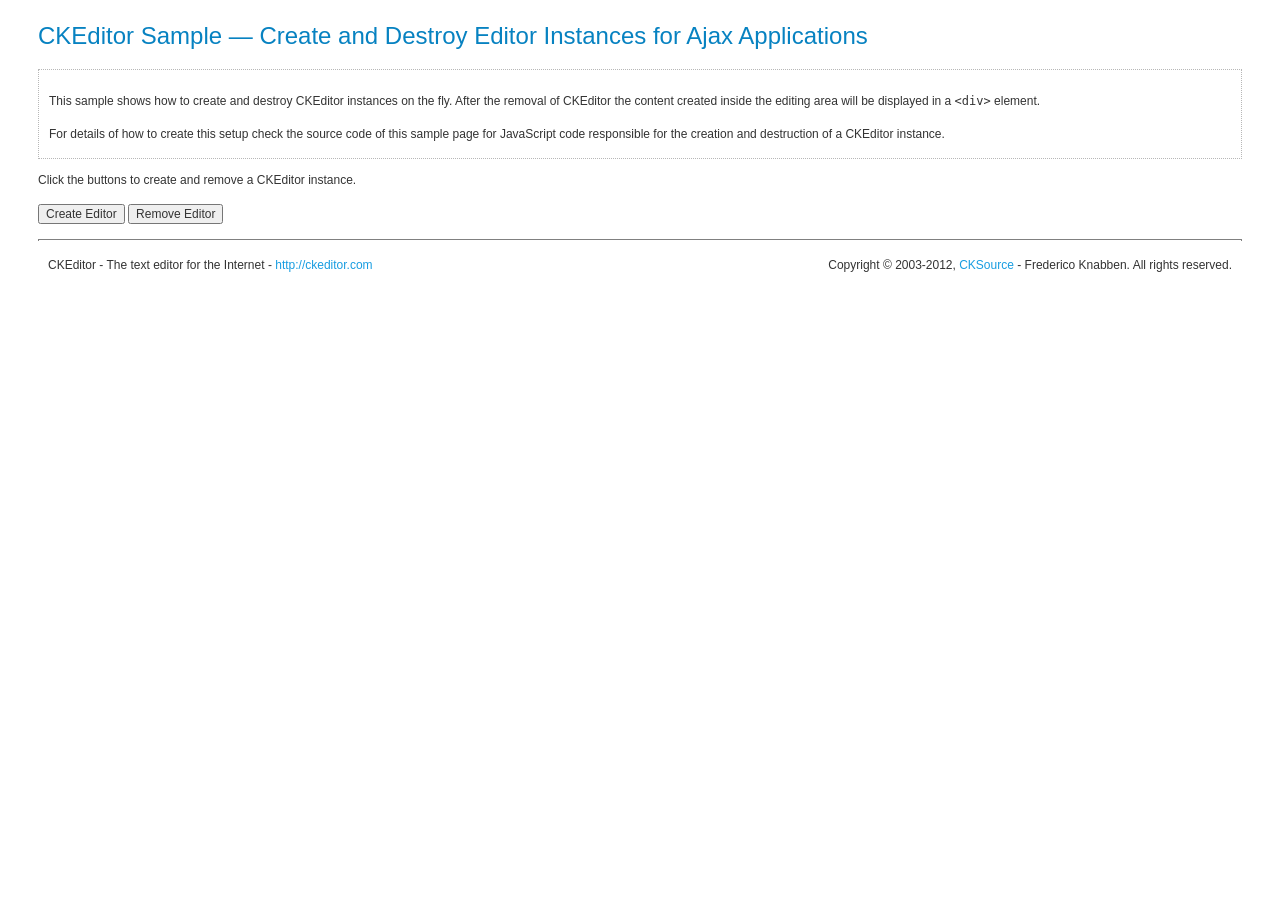
<file: CourseManagement2/ckeditor/_samples/ajax.html>
<!DOCTYPE html PUBLIC "-//W3C//DTD XHTML 1.0 Transitional//EN" "http://www.w3.org/TR/xhtml1/DTD/xhtml1-transitional.dtd">
<!--
Copyright (c) 2003-2012, CKSource - Frederico Knabben. All rights reserved.
For licensing, see LICENSE.html or http://ckeditor.com/license
-->
<html xmlns="http://www.w3.org/1999/xhtml">
<head>
	<title>Ajax &mdash; CKEditor Sample</title>
	<meta content="text/html; charset=utf-8" http-equiv="content-type" />
	<script type="text/javascript" src="../ckeditor.js"></script>
	<script src="sample.js" type="text/javascript"></script>
	<link href="sample.css" rel="stylesheet" type="text/css" />
	<script type="text/javascript">
	//<![CDATA[

var editor, html = '';

function createEditor()
{
	if ( editor )
		return;


	// Create a new editor inside the <div id="editor">, setting its value to html
	var config = {};
	editor = CKEDITOR.appendTo( 'editor', config, html );
}

function removeEditor()
{
	if ( !editor )
		return;

	// Retrieve the editor contents. In an Ajax application, this data would be
	// sent to the server or used in any other way.
	document.getElementById( 'editorcontents' ).innerHTML = html = editor.getData();
	document.getElementById( 'contents' ).style.display = '';

	// Destroy the editor.
	editor.destroy();
	editor = null;
}

	//]]>
	</script>
</head>
<body>
	<h1 class="samples">
		CKEditor Sample &mdash; Create and Destroy Editor Instances for Ajax Applications
	</h1>
	<div class="description">
	<p>
		This sample shows how to create and destroy CKEditor instances on the fly. After the removal of CKEditor the content created inside the editing
		area will be displayed in a <code>&lt;div&gt;</code> element.
	</p>
	<p>
		For details of how to create this setup check the source code of this sample page
		for JavaScript code responsible for the creation and destruction of a CKEditor instance.
	</p>
	</div>

	<!-- This <div> holds alert messages to be display in the sample page. -->
	<div id="alerts">
		<noscript>
			<p>
				<strong>CKEditor requires JavaScript to run</strong>. In a browser with no JavaScript
				support, like yours, you should still see the contents (HTML data) and you should
				be able to edit it normally, without a rich editor interface.
			</p>
		</noscript>
	</div>
	<p>Click the buttons to create and remove a CKEditor instance.</p>
	<p>
		<input onclick="createEditor();" type="button" value="Create Editor" />
		<input onclick="removeEditor();" type="button" value="Remove Editor" />
	</p>
	<!-- This div will hold the editor. -->
	<div id="editor">
	</div>
	<div id="contents" style="display: none">
		<p>
			Edited Contents:</p>
		<!-- This div will be used to display the editor contents. -->
		<div id="editorcontents">
		</div>
	</div>
	<div id="footer">
		<hr />
		<p>
			CKEditor - The text editor for the Internet - <a class="samples" href="http://ckeditor.com/">http://ckeditor.com</a>
		</p>
		<p id="copy">
			Copyright &copy; 2003-2012, <a class="samples" href="http://cksource.com/">CKSource</a> - Frederico
			Knabben. All rights reserved.
		</p>
	</div>
</body>
</html>
</file>
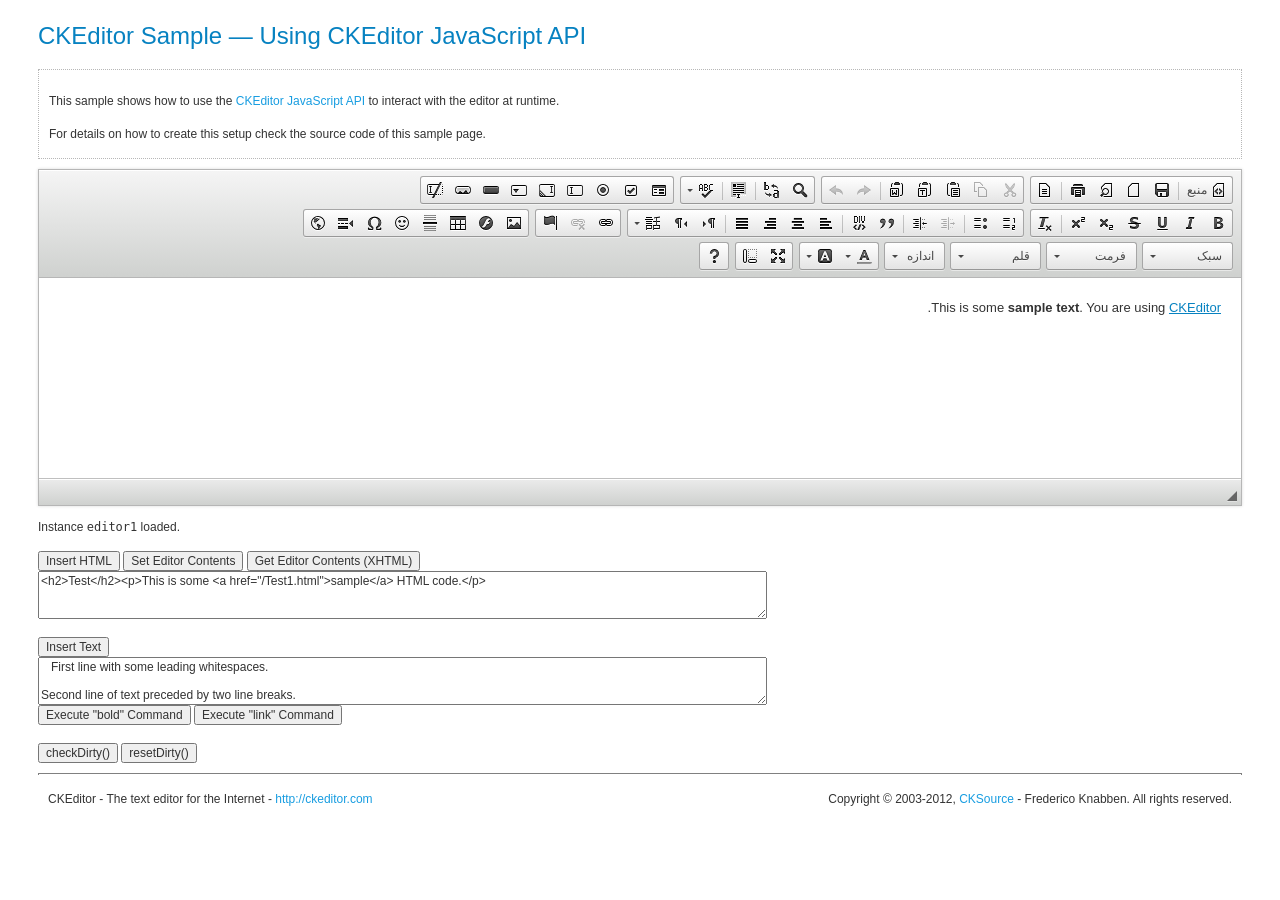
<file: CourseManagement2/ckeditor/_samples/api.html>
<!DOCTYPE html PUBLIC "-//W3C//DTD XHTML 1.0 Transitional//EN" "http://www.w3.org/TR/xhtml1/DTD/xhtml1-transitional.dtd">
<!--
Copyright (c) 2003-2012, CKSource - Frederico Knabben. All rights reserved.
For licensing, see LICENSE.html or http://ckeditor.com/license
-->
<html xmlns="http://www.w3.org/1999/xhtml">
<head>
	<title>API Usage &mdash; CKEditor Sample</title>
	<meta content="text/html; charset=utf-8" http-equiv="content-type" />
	<script type="text/javascript" src="../ckeditor.js"></script>
	<script src="sample.js" type="text/javascript"></script>
	<link href="sample.css" rel="stylesheet" type="text/css" />
	<script type="text/javascript">
	//<![CDATA[

// The instanceReady event is fired, when an instance of CKEditor has finished
// its initialization.
CKEDITOR.on( 'instanceReady', function( ev )
{
	// Show the editor name and description in the browser status bar.
	document.getElementById( 'eMessage' ).innerHTML = '<p>Instance <code>' + ev.editor.name + '<\/code> loaded.<\/p>';

	// Show this sample buttons.
	 document.getElementById( 'eButtons' ).style.display = 'block';
});

function InsertHTML()
{
	// Get the editor instance that we want to interact with.
	var oEditor = CKEDITOR.instances.editor1;
	var value = document.getElementById( 'htmlArea' ).value;

	// Check the active editing mode.
	if ( oEditor.mode == 'wysiwyg' )
	{
		// Insert HTML code.
		// http://docs.cksource.com/ckeditor_api/symbols/CKEDITOR.editor.html#insertHtml
		oEditor.insertHtml( value );
	}
	else
		alert( 'You must be in WYSIWYG mode!' );
}

function InsertText()
{
	// Get the editor instance that we want to interact with.
	var oEditor = CKEDITOR.instances.editor1;
	var value = document.getElementById( 'txtArea' ).value;

	// Check the active editing mode.
	if ( oEditor.mode == 'wysiwyg' )
	{
		// Insert as plain text.
		// http://docs.cksource.com/ckeditor_api/symbols/CKEDITOR.editor.html#insertText
		oEditor.insertText( value );
	}
	else
		alert( 'You must be in WYSIWYG mode!' );
}

function SetContents()
{
	// Get the editor instance that we want to interact with.
	var oEditor = CKEDITOR.instances.editor1;
	var value = document.getElementById( 'htmlArea' ).value;

	// Set editor contents (replace current contents).
	// http://docs.cksource.com/ckeditor_api/symbols/CKEDITOR.editor.html#setData
	oEditor.setData( value );
}

function GetContents()
{
	// Get the editor instance that you want to interact with.
	var oEditor = CKEDITOR.instances.editor1;

	// Get editor contents
	// http://docs.cksource.com/ckeditor_api/symbols/CKEDITOR.editor.html#getData
	alert( oEditor.getData() );
}

function ExecuteCommand( commandName )
{
	// Get the editor instance that we want to interact with.
	var oEditor = CKEDITOR.instances.editor1;

	// Check the active editing mode.
	if ( oEditor.mode == 'wysiwyg' )
	{
		// Execute the command.
		// http://docs.cksource.com/ckeditor_api/symbols/CKEDITOR.editor.html#execCommand
		oEditor.execCommand( commandName );
	}
	else
		alert( 'You must be in WYSIWYG mode!' );
}

function CheckDirty()
{
	// Get the editor instance that we want to interact with.
	var oEditor = CKEDITOR.instances.editor1;
	// Checks whether the current editor contents present changes when compared
	// to the contents loaded into the editor at startup
	// http://docs.cksource.com/ckeditor_api/symbols/CKEDITOR.editor.html#checkDirty
	alert( oEditor.checkDirty() );
}

function ResetDirty()
{
	// Get the editor instance that we want to interact with.
	var oEditor = CKEDITOR.instances.editor1;
	// Resets the "dirty state" of the editor (see CheckDirty())
	// http://docs.cksource.com/ckeditor_api/symbols/CKEDITOR.editor.html#resetDirty
	oEditor.resetDirty();
	alert( 'The "IsDirty" status has been reset' );
}

	//]]>
	</script>

</head>
<body>
	<h1 class="samples">
		CKEditor Sample &mdash; Using CKEditor JavaScript API
	</h1>
	<div class="description">
	<p>
		This sample shows how to use the
		<a class="samples" href="http://docs.cksource.com/ckeditor_api/symbols/CKEDITOR.editor.html">CKEditor JavaScript API</a>
		to interact with the editor at runtime.
	</p>
	<p>
		For details on how to create this setup check the source code of this sample page.
	</p>
	</div>

	<!-- This <div> holds alert messages to be display in the sample page. -->
	<div id="alerts">
		<noscript>
			<p>
				<strong>CKEditor requires JavaScript to run</strong>. In a browser with no JavaScript
				support, like yours, you should still see the contents (HTML data) and you should
				be able to edit it normally, without a rich editor interface.
			</p>
		</noscript>
	</div>
	<form action="sample_posteddata.php" method="post">
		<textarea cols="100" id="editor1" name="editor1" rows="10">&lt;p&gt;This is some &lt;strong&gt;sample text&lt;/strong&gt;. You are using &lt;a href="http://ckeditor.com/"&gt;CKEditor&lt;/a&gt;.&lt;/p&gt;</textarea>

		<script type="text/javascript">
		//<![CDATA[
			// Replace the <textarea id="editor1"> with an CKEditor instance.
			var editor = CKEDITOR.replace( 'editor1' );
		//]]>
		</script>

		<div id="eMessage">
		</div>
		<div id="eButtons" style="display: none">
			<input onclick="InsertHTML();" type="button" value="Insert HTML" />
			<input onclick="SetContents();" type="button" value="Set Editor Contents" />
			<input onclick="GetContents();" type="button" value="Get Editor Contents (XHTML)" />
			<br />
			<textarea cols="100" id="htmlArea" rows="3">&lt;h2&gt;Test&lt;/h2&gt;&lt;p&gt;This is some &lt;a href="/Test1.html"&gt;sample&lt;/a&gt; HTML code.&lt;/p&gt;</textarea>
			<br />
			<br />
			<input onclick="InsertText();" type="button" value="Insert Text" />
			<br />
			<textarea cols="100" id="txtArea" rows="3">   First line with some leading whitespaces.

Second line of text preceded by two line breaks.</textarea>
			<br />
			<input onclick="ExecuteCommand('bold');" type="button" value="Execute &quot;bold&quot; Command" />
			<input onclick="ExecuteCommand('link');" type="button" value="Execute &quot;link&quot; Command" />
			<br />
			<br />
			<input onclick="CheckDirty();" type="button" value="checkDirty()" />
			<input onclick="ResetDirty();" type="button" value="resetDirty()" />
		</div>
	</form>
	<div id="footer">
		<hr />
		<p>
			CKEditor - The text editor for the Internet - <a class="samples" href="http://ckeditor.com/">http://ckeditor.com</a>
		</p>
		<p id="copy">
			Copyright &copy; 2003-2012, <a class="samples" href="http://cksource.com/">CKSource</a> - Frederico
			Knabben. All rights reserved.
		</p>
	</div>
</body>
</html>
</file>
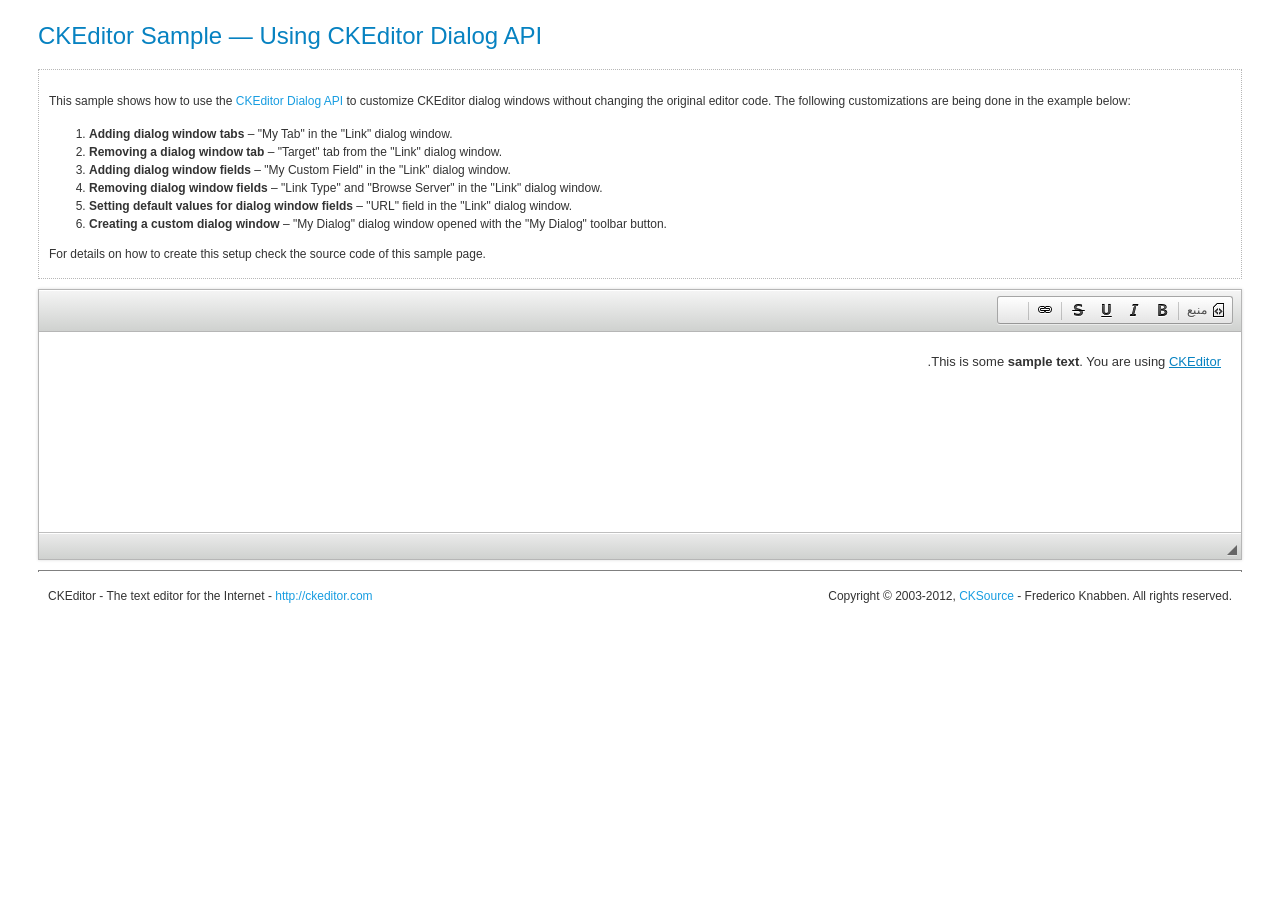
<file: CourseManagement2/ckeditor/_samples/api_dialog.html>
<!DOCTYPE html PUBLIC "-//W3C//DTD XHTML 1.0 Transitional//EN" "http://www.w3.org/TR/xhtml1/DTD/xhtml1-transitional.dtd">
<!--
Copyright (c) 2003-2012, CKSource - Frederico Knabben. All rights reserved.
For licensing, see LICENSE.html or http://ckeditor.com/license
-->
<html xmlns="http://www.w3.org/1999/xhtml">
<head>
	<title>Using API to Customize Dialog Windows &mdash; CKEditor Sample</title>
	<meta content="text/html; charset=utf-8" http-equiv="content-type" />
	<script type="text/javascript" src="../ckeditor.js"></script>
	<script src="sample.js" type="text/javascript"></script>
	<link href="sample.css" rel="stylesheet" type="text/css" />
	<style id="styles" type="text/css">

		.cke_button_myDialogCmd .cke_icon
		{
			display: none !important;
		}

		.cke_button_myDialogCmd .cke_label
		{
			display: inline !important;
		}

	</style>
	<script type="text/javascript">
	//<![CDATA[

// When opening a dialog, its "definition" is created for it, for
// each editor instance. The "dialogDefinition" event is then
// fired. We should use this event to make customizations to the
// definition of existing dialogs.
CKEDITOR.on( 'dialogDefinition', function( ev )
	{
		// Take the dialog name and its definition from the event
		// data.
		var dialogName = ev.data.name;
		var dialogDefinition = ev.data.definition;

		// Check if the definition is from the dialog we're
		// interested on (the "Link" dialog).
		if ( dialogName == 'link' )
		{
			// Get a reference to the "Link Info" tab.
			var infoTab = dialogDefinition.getContents( 'info' );

			// Add a text field to the "info" tab.
			infoTab.add( {
					type : 'text',
					label : 'My Custom Field',
					id : 'customField',
					'default' : 'Sample!',
					validate : function()
					{
						if ( /\d/.test( this.getValue() ) )
							return 'My Custom Field must not contain digits';
					}
				});

			// Remove the "Link Type" combo and the "Browser
			// Server" button from the "info" tab.
			infoTab.remove( 'linkType' );
			infoTab.remove( 'browse' );

			// Set the default value for the URL field.
			var urlField = infoTab.get( 'url' );
			urlField['default'] = 'www.example.com';

			// Remove the "Target" tab from the "Link" dialog.
			dialogDefinition.removeContents( 'target' );

			// Add a new tab to the "Link" dialog.
			dialogDefinition.addContents({
				id : 'customTab',
				label : 'My Tab',
				accessKey : 'M',
				elements : [
					{
						id : 'myField1',
						type : 'text',
						label : 'My Text Field'
					},
					{
						id : 'myField2',
						type : 'text',
						label : 'Another Text Field'
					}
				]
			});

			// Rewrite the 'onFocus' handler to always focus 'url' field.
			dialogDefinition.onFocus = function()
			{
				var urlField = this.getContentElement( 'info', 'url' );
				urlField.select();
			};
		}
	});

	//]]>
	</script>

</head>
<body>
	<h1 class="samples">
		CKEditor Sample &mdash; Using CKEditor Dialog API
	</h1>
	<div class="description">
	<p>
		This sample shows how to use the
		<a class="samples" href="http://docs.cksource.com/ckeditor_api/symbols/CKEDITOR.dialog.html">CKEditor Dialog API</a>
		to customize CKEditor dialog windows without changing the original editor code.
		The following customizations are being done in the example below:
	</p>
	<ol>
		<li><strong>Adding dialog window tabs</strong> &ndash; "My Tab" in the "Link" dialog window.</li>
		<li><strong>Removing a dialog window tab</strong> &ndash; "Target" tab from the "Link" dialog window.</li>
		<li><strong>Adding dialog window fields</strong> &ndash; "My Custom Field" in the "Link" dialog window.</li>
		<li><strong>Removing dialog window fields</strong> &ndash; "Link Type" and "Browse Server" in the "Link"
			dialog window.</li>
		<li><strong>Setting default values for dialog window fields</strong> &ndash; "URL" field in the
			"Link" dialog window. </li>
		<li><strong>Creating a custom dialog window</strong> &ndash; "My Dialog" dialog window opened with the "My Dialog" toolbar button.</li>
	</ol>
	<p>
For details on how to create this setup check the source code of this sample page.
	</p>
	</div>


	<!-- This <div> holds alert messages to be display in the sample page. -->
	<div id="alerts">
		<noscript>
			<p>
				<strong>CKEditor requires JavaScript to run</strong>. In a browser with no JavaScript
				support, like yours, you should still see the contents (HTML data) and you should
				be able to edit it normally, without a rich editor interface.
			</p>
		</noscript>
	</div>
	<!-- This <fieldset> holds the HTML that you will usually find in your
	     pages. -->
	<textarea cols="80" id="editor1" name="editor1" rows="10">&lt;p&gt;This is some &lt;strong&gt;sample text&lt;/strong&gt;. You are using &lt;a href="http://ckeditor.com/"&gt;CKEditor&lt;/a&gt;.&lt;/p&gt;</textarea>
	<script type="text/javascript">
		//<![CDATA[
			// Replace the <textarea id="editor1"> with an CKEditor instance.
			var editor = CKEDITOR.replace( 'editor1',
				{
					// Defines a simpler toolbar to be used in this sample.
					// Note that we have added out "MyButton" button here.
					toolbar : [ [ 'Source', '-', 'Bold', 'Italic', 'Underline', 'Strike','-','Link', '-', 'MyButton' ] ]
				});

			// Listen for the "pluginsLoaded" event, so we are sure that the
			// "dialog" plugin has been loaded and we are able to do our
			// customizations.
			editor.on( 'pluginsLoaded', function( ev )
				{
					// If our custom dialog has not been registered, do that now.
					if ( !CKEDITOR.dialog.exists( 'myDialog' ) )
					{
						// We need to do the following trick to find out the dialog
						// definition file URL path. In the real world, you would simply
						// point to an absolute path directly, like "/mydir/mydialog.js".
						var href = document.location.href.split( '/' );
						href.pop();
						href.push( 'api_dialog', 'my_dialog.js' );
						href = href.join( '/' );

						// Finally, register the dialog.
						CKEDITOR.dialog.add( 'myDialog', href );
					}

					// Register the command used to open the dialog.
					editor.addCommand( 'myDialogCmd', new CKEDITOR.dialogCommand( 'myDialog' ) );

					// Add the a custom toolbar buttons, which fires the above
					// command..
					editor.ui.addButton( 'MyButton',
						{
							label : 'My Dialog',
							command : 'myDialogCmd'
						} );
				});
		//]]>
	</script>
	<div id="footer">
		<hr />
		<p>
			CKEditor - The text editor for the Internet - <a class="samples" href="http://ckeditor.com/">http://ckeditor.com</a>
		</p>
		<p id="copy">
			Copyright &copy; 2003-2012, <a class="samples" href="http://cksource.com/">CKSource</a> - Frederico
			Knabben. All rights reserved.
		</p>
	</div>
</body>
</html>
</file>
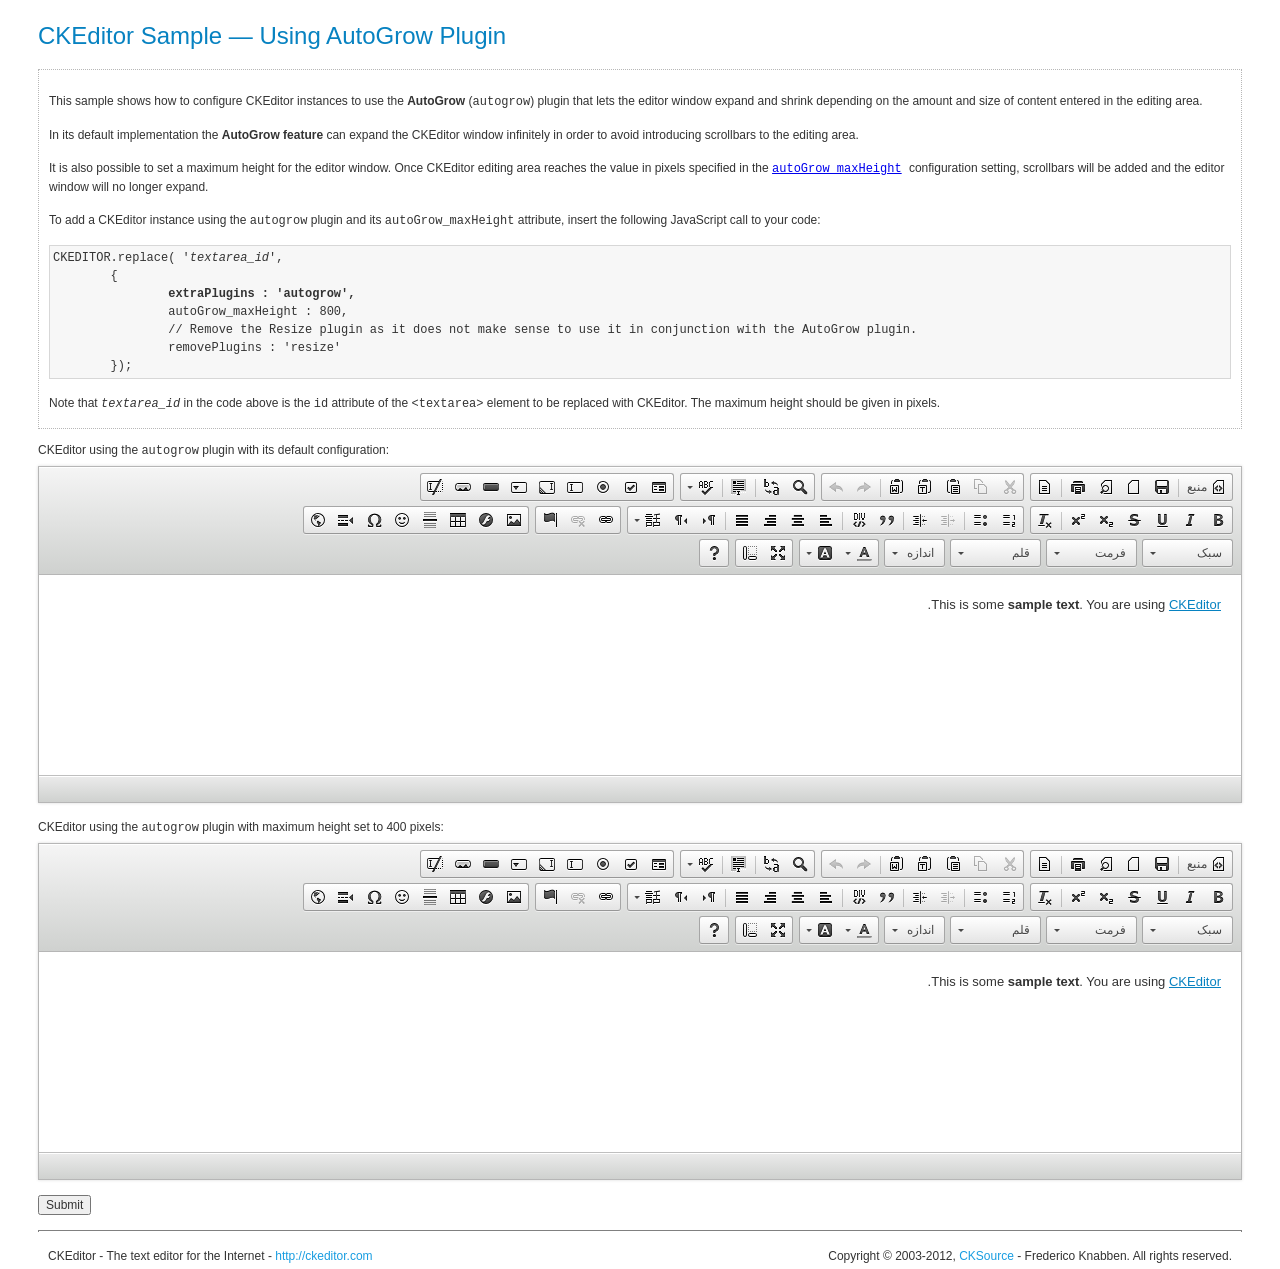
<file: CourseManagement2/ckeditor/_samples/autogrow.html>
<!DOCTYPE html PUBLIC "-//W3C//DTD XHTML 1.0 Transitional//EN" "http://www.w3.org/TR/xhtml1/DTD/xhtml1-transitional.dtd">
<!--
Copyright (c) 2003-2012, CKSource - Frederico Knabben. All rights reserved.
For licensing, see LICENSE.html or http://ckeditor.com/license
-->
<html xmlns="http://www.w3.org/1999/xhtml">
<head>
	<title>AutoGrow Plugin &mdash; CKEditor Sample</title>
	<meta content="text/html; charset=utf-8" http-equiv="content-type" />
	<script type="text/javascript" src="../ckeditor.js"></script>
	<script src="sample.js" type="text/javascript"></script>
	<link href="sample.css" rel="stylesheet" type="text/css" />
</head>
<body>
	<h1 class="samples">
		CKEditor Sample &mdash; Using AutoGrow Plugin
	</h1>
	<div class="description">
	<p>
		This sample shows how to configure CKEditor instances to use the
		<strong>AutoGrow</strong> (<code>autogrow</code>) plugin that lets the editor window expand
		and shrink depending on the amount and size of content entered in the editing area.
	</p>
	<p>
		In its default implementation the <strong>AutoGrow feature</strong> can expand the
		CKEditor window infinitely in order to avoid introducing scrollbars to the editing area.
	</p>
	<p>
		It is also possible to set a maximum height for the editor window. Once CKEditor
		editing area reaches the value in pixels specified in the <code>
		<a href="http://docs.cksource.com/ckeditor_api/symbols/CKEDITOR.config.html#.autoGrow_maxHeight">autoGrow_maxHeight</a>
		</code> configuration setting, scrollbars will be added and the editor window will no longer expand.
	</p>
	<p>
		To add a CKEditor instance using the <code>autogrow</code> plugin and its
		<code>autoGrow_maxHeight</code> attribute, insert the following JavaScript call to your code:
	</p>
	<pre class="samples">CKEDITOR.replace( '<em>textarea_id</em>',
	{
		<strong>extraPlugins : 'autogrow',</strong>
		autoGrow_maxHeight : 800,
		// Remove the Resize plugin as it does not make sense to use it in conjunction with the AutoGrow plugin.
		removePlugins : 'resize'
	});</pre>
	<p>
		Note that <code><em>textarea_id</em></code> in the code above is the <code>id</code> attribute of
		the <code>&lt;textarea&gt;</code> element to be replaced with CKEditor. The maximum height should
		be given in pixels.
	</p>
	</div>
	<!-- This <div> holds alert messages to be display in the sample page. -->
	<div id="alerts">
		<noscript>
			<p>
				<strong>CKEditor requires JavaScript to run</strong>. In a browser with no JavaScript
				support, like yours, you should still see the contents (HTML data) and you should
				be able to edit it normally, without a rich editor interface.
			</p>
		</noscript>
	</div>
	<form action="sample_posteddata.php" method="post">
		<p>
			<label for="editor1">
				CKEditor using the <code>autogrow</code> plugin with its default configuration:</label>
			<textarea cols="80" id="editor1" name="editor1" rows="10">&lt;p&gt;This is some &lt;strong&gt;sample text&lt;/strong&gt;. You are using &lt;a href="http://ckeditor.com/"&gt;CKEditor&lt;/a&gt;.&lt;/p&gt;</textarea>
			<script type="text/javascript">
			//<![CDATA[

				CKEDITOR.replace( 'editor1', {
					extraPlugins : 'autogrow',
					removePlugins : 'resize'
				});

			//]]>
			</script>
		</p>
		<p>
			<label for="editor2">
				CKEditor using the <code>autogrow</code> plugin with maximum height set to 400 pixels:</label>
			<textarea cols="80" id="editor2" name="editor2" rows="10">&lt;p&gt;This is some &lt;strong&gt;sample text&lt;/strong&gt;. You are using &lt;a href="http://ckeditor.com/"&gt;CKEditor&lt;/a&gt;.&lt;/p&gt;</textarea>
			<script type="text/javascript">
			//<![CDATA[

				CKEDITOR.replace( 'editor2', {
					extraPlugins : 'autogrow',
					autoGrow_maxHeight : 400,
					removePlugins : 'resize'
				});

			//]]>
			</script>
		</p>
		<p>
			<input type="submit" value="Submit" />
		</p>
	</form>
	<div id="footer">
		<hr />
		<p>
			CKEditor - The text editor for the Internet - <a class="samples" href="http://ckeditor.com/">http://ckeditor.com</a>
		</p>
		<p id="copy">
			Copyright &copy; 2003-2012, <a class="samples" href="http://cksource.com/">CKSource</a> - Frederico
			Knabben. All rights reserved.
		</p>
	</div>
</body>
</html>
</file>
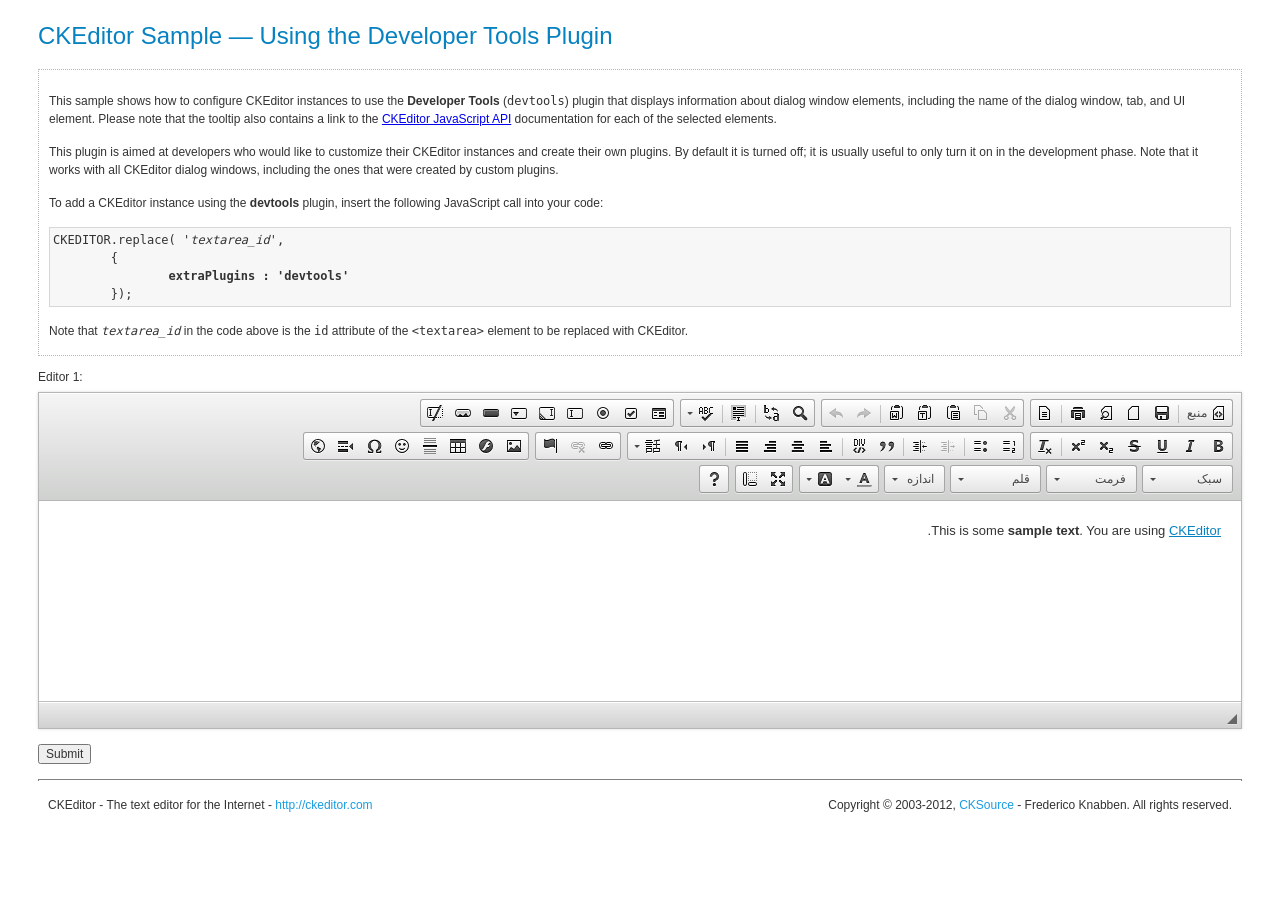
<file: CourseManagement2/ckeditor/_samples/devtools.html>
<!DOCTYPE html PUBLIC "-//W3C//DTD XHTML 1.0 Transitional//EN" "http://www.w3.org/TR/xhtml1/DTD/xhtml1-transitional.dtd">
<!--
Copyright (c) 2003-2012, CKSource - Frederico Knabben. All rights reserved.
For licensing, see LICENSE.html or http://ckeditor.com/license
-->
<html xmlns="http://www.w3.org/1999/xhtml">
<head>
	<title>Using DevTools Plugin &mdash; CKEditor Sample</title>
	<meta content="text/html; charset=utf-8" http-equiv="content-type" />
	<script type="text/javascript" src="../ckeditor.js"></script>
	<script src="sample.js" type="text/javascript"></script>
	<link href="sample.css" rel="stylesheet" type="text/css" />
</head>
<body>
	<h1 class="samples">
		CKEditor Sample &mdash; Using the Developer Tools Plugin
	</h1>
	<div class="description">
	<p>
		This sample shows how to configure CKEditor instances to use the
		<strong>Developer Tools</strong> (<code>devtools</code>) plugin that displays
		information about dialog window elements, including the name of the dialog window,
		tab, and UI element. Please note that the tooltip also contains a link to the
		<a href="http://docs.cksource.com/ckeditor_api/">CKEditor JavaScript API</a>
		documentation for each of the selected elements.
	</p>
	<p>
		This plugin is aimed at developers who would like to customize their CKEditor
		instances and create their own plugins. By default it is turned off; it is
		usually useful to only turn it on in the development phase. Note that it works with
		all CKEditor dialog windows, including the ones that were created by custom plugins.
	</p>
	<p>
		To add a CKEditor instance using the <strong>devtools</strong> plugin, insert
		the following JavaScript call into your code:
	</p>
	<pre class="samples">CKEDITOR.replace( '<em>textarea_id</em>',
	{
		<strong>extraPlugins : 'devtools'</strong>
	});</pre>
	<p>
		Note that <code><em>textarea_id</em></code> in the code above is the <code>id</code> attribute of
		the <code>&lt;textarea&gt;</code> element to be replaced with CKEditor.
	</p>
	</div>

	<!-- This <div> holds alert messages to be display in the sample page. -->
	<div id="alerts">
		<noscript>
			<p>
				<strong>CKEditor requires JavaScript to run</strong>. In a browser with no JavaScript
				support, like yours, you should still see the contents (HTML data) and you should
				be able to edit it normally, without a rich editor interface.
			</p>
		</noscript>
	</div>
	<form action="sample_posteddata.php" method="post">
		<p>
			<label for="editor1">
				Editor 1:</label>
			<textarea cols="80" id="editor1" name="editor1" rows="10">&lt;p&gt;This is some &lt;strong&gt;sample text&lt;/strong&gt;. You are using &lt;a href="http://ckeditor.com/"&gt;CKEditor&lt;/a&gt;.&lt;/p&gt;</textarea>
			<script type="text/javascript">
			//<![CDATA[

				// This call can be placed at any point after the
				// <textarea>, or inside a <head><script> in a
				// window.onload event handler.

				// Replace the <textarea id="editor"> with an CKEditor
				// instance, using default configurations.
				CKEDITOR.replace( 'editor1' ,
				{
					extraPlugins : 'devtools'
				});

			//]]>
			</script>
		</p>
		<p>
			<input type="submit" value="Submit" />
		</p>
	</form>
	<div id="footer">
		<hr />
		<p>
			CKEditor - The text editor for the Internet - <a class="samples" href="http://ckeditor.com/">http://ckeditor.com</a>
		</p>
		<p id="copy">
			Copyright &copy; 2003-2012, <a class="samples" href="http://cksource.com/">CKSource</a> - Frederico
			Knabben. All rights reserved.
		</p>
	</div>
</body>
</html>
</file>
<file: CourseManagement2/ckeditor/_samples/sample.css>
/*
Copyright (c) 2003-2012, CKSource - Frederico Knabben. All rights reserved.
For licensing, see LICENSE.html or http://ckeditor.com/license
*/

html, body, h1, h2, h3, h4, h5, h6, div, span, blockquote, p, address, form, fieldset, img, ul, ol, dl, dt, dd, li, hr, table, td, th, strong, em, sup, sub, dfn, ins, del, q, cite, var, samp, code, kbd, tt, pre {
	line-height: 1.5em;
}

body {
	padding:10px 30px;
}

input, textarea, select, option, optgroup, button, td, th {
	font-size: 100%;
}

pre,
code,
kbd,
samp,
tt{
  font-family: monospace,monospace;
  font-size: 1em;
}

h1.samples {
  color:#0782C1;
  font-size:200%;
  font-weight:normal;
  margin: 0;
  padding: 0;
}

h2.samples {
  color:#000000;
  font-size:130%;
  margin: 0;
  padding: 0;
}

p, blockquote, address, form, pre, dl, h1.samples, h2.samples {
	margin-bottom:15px;
}

ul.samples {
	margin-bottom:15px;
}

.clear {
	clear:both;
}

fieldset
{
	margin: 0;
	padding: 10px;
}

body, input, textarea {
	color: #333333;
	font-family: Arial, Helvetica, sans-serif;
}

body {
	font-size: 75%;
}

a.samples {
	color:#189DE1;
	text-decoration:none;
}

a.samples:hover {
  text-decoration:underline;
}

form
{
	margin: 0;
	padding: 0;
}

pre.samples
{
	background-color: #F7F7F7;
	border: 1px solid #D7D7D7;
	overflow: auto;
	padding: 0.25em;
}

#alerts
{
	color: Red;
}

#footer hr
{
	margin: 10px 0 15px 0;
	height: 1px;
	border: solid 1px gray;
	border-bottom: none;
}

#footer p
{
	margin: 0 10px 10px 10px;
	float: left;
}

#footer #copy
{
	float: right;
}

#outputSample
{
	width: 100%;
	table-layout: fixed;
}

#outputSample thead th
{
	color: #dddddd;
	background-color: #999999;
	padding: 4px;
	white-space: nowrap;
}

#outputSample tbody th
{
	vertical-align: top;
	text-align: left;
}

#outputSample pre
{
	margin: 0;
	padding: 0;
	white-space: pre; /* CSS2 */
	white-space: -moz-pre-wrap; /* Mozilla*/
	white-space: -o-pre-wrap; /* Opera 7 */
	white-space: pre-wrap; /* CSS 2.1 */
	white-space: pre-line; /* CSS 3 (and 2.1 as well, actually) */
	word-wrap: break-word; /* IE */
}

.description {
	border: 1px dotted #B7B7B7;
	margin-bottom: 10px;
	padding: 10px 10px 0;
}

label {
	display: block;
	margin-bottom:6px;
}
</file>
<file: CourseManagement2/ckeditor/samples/sample.css>
/*
Copyright (c) 2003-2013, CKSource - Frederico Knabben. All rights reserved.
For licensing, see LICENSE.md or http://ckeditor.com/license
*/

html, body, h1, h2, h3, h4, h5, h6, div, span, blockquote, p, address, form, fieldset, img, ul, ol, dl, dt, dd, li, hr, table, td, th, strong, em, sup, sub, dfn, ins, del, q, cite, var, samp, code, kbd, tt, pre
{
	line-height: 1.5em;
}

body
{
	padding: 10px 30px;
}

input, textarea, select, option, optgroup, button, td, th
{
	font-size: 100%;
}

pre, code, kbd, samp, tt
{
	font-family: monospace,monospace;
	font-size: 1em;
}

body {
    width: 960px;
    margin: 0 auto;
}

code
{
	background: #f3f3f3;
	border: 1px solid #ddd;
	padding: 1px 4px;

	-moz-border-radius: 3px;
	-webkit-border-radius: 3px;
	border-radius: 3px;
}

abbr
{
	border-bottom: 1px dotted #555;
	cursor: pointer;
}

.new, .beta
{
	text-transform: uppercase;
	font-size: 10px;
	font-weight: bold;
	padding: 1px 4px;
	margin: 0 0 0 5px;
	color: #fff;
	float: right;

	-moz-border-radius: 3px;
	-webkit-border-radius: 3px;
	border-radius: 3px;
}

.new
{
	background: #FF7E00;
	border: 1px solid #DA8028;
	text-shadow: 0 1px 0 #C97626;

	-moz-box-shadow: 0 2px 3px 0 #FFA54E inset;
	-webkit-box-shadow: 0 2px 3px 0 #FFA54E inset;
	box-shadow: 0 2px 3px 0 #FFA54E inset;
}

.beta
{
	background: #18C0DF;
	border: 1px solid #19AAD8;
	text-shadow: 0 1px 0 #048CAD;
	font-style: italic;

	-moz-box-shadow: 0 2px 3px 0 #50D4FD inset;
	-webkit-box-shadow: 0 2px 3px 0 #50D4FD inset;
	box-shadow: 0 2px 3px 0 #50D4FD inset;
}

h1.samples
{
	color: #0782C1;
	font-size: 200%;
	font-weight: normal;
	margin: 0;
	padding: 0;
}

h1.samples a
{
	color: #0782C1;
	text-decoration: none;
	border-bottom: 1px dotted #0782C1;
}

.samples a:hover
{
	border-bottom: 1px dotted #0782C1;
}

h2.samples
{
	color: #000000;
	font-size: 130%;
	margin: 15px 0 0 0;
	padding: 0;
}

p, blockquote, address, form, pre, dl, h1.samples, h2.samples
{
	margin-bottom: 15px;
}

ul.samples
{
	margin-bottom: 15px;
}

.clear
{
	clear: both;
}

fieldset
{
	margin: 0;
	padding: 10px;
}

body, input, textarea
{
	color: #333333;
	font-family: Arial, Helvetica, sans-serif;
}

body
{
	font-size: 75%;
}

a.samples
{
	color: #189DE1;
	text-decoration: none;
}

form
{
	margin: 0;
	padding: 0;
}

pre.samples
{
	background-color: #F7F7F7;
	border: 1px solid #D7D7D7;
	overflow: auto;
	padding: 0.25em;
	white-space: pre-wrap; /* CSS 2.1 */
	word-wrap: break-word; /* IE7 */
	-moz-tab-size: 4;
	-o-tab-size: 4;
	-webkit-tab-size: 4;
	tab-size: 4;
}

#footer
{
	clear: both;
	padding-top: 10px;
}

#footer hr
{
	margin: 10px 0 15px 0;
	height: 1px;
	border: solid 1px gray;
	border-bottom: none;
}

#footer p
{
	margin: 0 10px 10px 10px;
	float: left;
}

#footer #copy
{
	float: right;
}

#outputSample
{
	width: 100%;
	table-layout: fixed;
}

#outputSample thead th
{
	color: #dddddd;
	background-color: #999999;
	padding: 4px;
	white-space: nowrap;
}

#outputSample tbody th
{
	vertical-align: top;
	text-align: left;
}

#outputSample pre
{
	margin: 0;
	padding: 0;
}

.description
{
	border: 1px dotted #B7B7B7;
	margin-bottom: 10px;
	padding: 10px 10px 0;
	overflow: hidden;
}

label
{
	display: block;
	margin-bottom: 6px;
}

/**
 *	CKEditor editables are automatically set with the "cke_editable" class
 *	plus cke_editable_(inline|themed) depending on the editor type.
 */

/* Style a bit the inline editables. */
.cke_editable.cke_editable_inline
{
	cursor: pointer;
}

/* Once an editable element gets focused, the "cke_focus" class is
   added to it, so we can style it differently. */
.cke_editable.cke_editable_inline.cke_focus
{
	box-shadow: inset 0px 0px 20px 3px #ddd, inset 0 0 1px #000;
	outline: none;
	background: #eee;
	cursor: text;
}

/* Avoid pre-formatted overflows inline editable. */
.cke_editable_inline pre
{
	white-space: pre-wrap;
	word-wrap: break-word;
}

/**
 *	Samples index styles.
 */

.twoColumns,
.twoColumnsLeft,
.twoColumnsRight
{
	overflow: hidden;
}

.twoColumnsLeft,
.twoColumnsRight
{
	width: 45%;
}

.twoColumnsLeft
{
	float: left;
}

.twoColumnsRight
{
	float: right;
}

dl.samples
{
	padding: 0 0 0 40px;
}
dl.samples > dt
{
	display: list-item;
	list-style-type: disc;
	list-style-position: outside;
	margin: 0 0 3px;
}
dl.samples > dd
{
	margin: 0 0 3px;
}
.warning
{
    color: #ff0000;
	background-color: #FFCCBA;
    border: 2px dotted #ff0000;
	padding: 15px 10px;
	margin: 10px 0;
}

/* Used on inline samples */

blockquote
{
	font-style: italic;
	font-family: Georgia, Times, "Times New Roman", serif;
	padding: 2px 0;
	border-style: solid;
	border-color: #ccc;
	border-width: 0;
}

.cke_contents_ltr blockquote
{
	padding-left: 20px;
	padding-right: 8px;
	border-left-width: 5px;
}

.cke_contents_rtl blockquote
{
	padding-left: 8px;
	padding-right: 20px;
	border-right-width: 5px;
}

img.right {
    border: 1px solid #ccc;
    float: right;
    margin-left: 15px;
    padding: 5px;
}

img.left {
    border: 1px solid #ccc;
    float: left;
    margin-right: 15px;
    padding: 5px;
}
</file>
<file: CourseManagement2/Areas/Admin/Content/css/fontstyle.css>
﻿@import url(fontiran.css);

/* لینک فایلی که وظیفه بارگذاری فونت ها را برعهده دارد */
body {
	font-family: IRANSans !important;
	font-weight: 300;
	direction: rtl;
	background: #eee;
}

h1,
h2,
h3,
h4,
h5,
h6,
input,
textarea {
	font-family: IRANSans !important;
}

h1 {
	font-weight: bold;
}

* {
	margin: 0;
	padding: 0;
}

/* navbar */
.sidebar {
	height: 100vh;
	background: linear-gradient(rgba(0, 0, 0, .7), rgba(0, 0, 0, .9)), url('../img/sidebar.jpg');
	background-position: center;
	background-repeat: no-repeat;
	background-size: cover;
	box-shadow: 5px 7px 25px #999;
}

.bottom-border {
	border-bottom: 1px groove #eee;
}

.sidebar-link {
	transition: all .4s;
}

.sidebar-link:hover {
	background-color: #444;
	border-radius: 5px;
}

.current {
	background: #f44336;
	border-radius: 7px;
	box-shadow: 2px 5px 10px #111;
	transition: all .3s;
}

.current:hover {
	background: #f66436;
	border-radius: 7px;
	box-shadow: 2px 5px 20px #111;
	transform: translateY(-1px);
}

.search-input {
	background: transparent !important;
	border: none !important;
	border-radius: 0 !important;
	border-bottom: 2px solid #999 !important;
	transition: all .4s !important;
}

.search-input:focus {
	background: transparent !important;
	box-shadow: none !important;
	border-block-end: 2px solid #dc3545 !important;
}

.search-button {
	border-radius: 50% !important;
	padding: 10px 16px !important;
	transition: all .4s !important;
}

.search-button:hover {
	background-color: #eee !important;
	transform: translateY(-1px) !important;
}

.icon-parent {
	position: relative;
}

.icon-parent::after {
	content: "";
	position: absolute;
	top: 7px;
	left: 15px;
	height: 12px;
	width: 12px;
	background-color: #f44336;
	border-radius: 50%;
}

@media(max-width: 768px) {
	.sidebar {
		position: static !important;
		height: auto;
	}

	.top-navbar {
		position: static !important;
	}

}

/* end of navbar */
/* card */
.card-common {
	box-shadow: 1px 2px 5px #999;
	transition: all .4s;
}

.card-common:hover {
	box-shadow: 2px 3px 15px #999;
	transform: translateY(-1px);
}

@media(max-width: 990px) {
	.text-md-small {
		font-size: 1.5rem;
	}

}
/* end of card */
/* task list */
.task-border{
	border-right: 3px solid #f66436;
}
/* end of task list */
</file>
<file: CourseManagement2/Areas/Admin/Content/css/fontiran.css>
﻿@font-face {
	font-family: IRANSans;
	font-style: normal;
	font-weight: bold;
	src: url('../fonts/eot/IRANSansWeb_Bold.eot');
	src: url('../fonts/eot/IRANSansWeb_Bold.eot?#iefix') format('embedded-opentype'),  /* IE6-8 */
		 url('../fonts/woff2/IRANSansWeb_Bold.woff2') format('woff2'),  /* FF39+,Chrome36+, Opera24+*/
		 url('../fonts/woff/IRANSansWeb_Bold.woff') format('woff'),  /* FF3.6+, IE9, Chrome6+, Saf5.1+*/
		 url('../fonts/ttf/IRANSansWeb_Bold.ttf') format('truetype');
}
@font-face {
	font-family: IRANSans;
	font-style: normal;
	font-weight: 500;
	src: url('../fonts/eot/IRANSansWeb_Medium.eot');
	src: url('../fonts/eot/IRANSansWeb_Medium.eot?#iefix') format('embedded-opentype'),  /* IE6-8 */
		 url('../fonts/woff2/IRANSansWeb_Medium.woff2') format('woff2'),  /* FF39+,Chrome36+, Opera24+*/
		 url('../fonts/woff/IRANSansWeb_Medium.woff') format('woff'),  /* FF3.6+, IE9, Chrome6+, Saf5.1+*/
		 url('../fonts/ttf/IRANSansWeb_Medium.ttf') format('truetype');
}
@font-face {
	font-family: IRANSans;
	font-style: normal;
	font-weight: 300;
	src: url('../fonts/eot/IRANSansWeb_Light.eot');
	src: url('../fonts/eot/IRANSansWeb_Light.eot?#iefix') format('embedded-opentype'),  /* IE6-8 */
		 url('../fonts/woff2/IRANSansWeb_Light.woff2') format('woff2'),  /* FF39+,Chrome36+, Opera24+*/
		 url('../fonts/woff/IRANSansWeb_Light.woff') format('woff'),  /* FF3.6+, IE9, Chrome6+, Saf5.1+*/
		 url('../fonts/ttf/IRANSansWeb_Light.ttf') format('truetype');
}
@font-face {
	font-family: IRANSans;
	font-style: normal;
	font-weight: 200;
	src: url('../fonts/eot/IRANSansWeb_UltraLight.eot');
	src: url('../fonts/eot/IRANSansWeb_UltraLight.eot?#iefix') format('embedded-opentype'),  /* IE6-8 */
		 url('../fonts/woff2/IRANSansWeb_UltraLight.woff2') format('woff2'),  /* FF39+,Chrome36+, Opera24+*/
		 url('../fonts/woff/IRANSansWeb_UltraLight.woff') format('woff'),  /* FF3.6+, IE9, Chrome6+, Saf5.1+*/
		 url('../fonts/ttf/IRANSansWeb_UltraLight.ttf') format('truetype');
}
@font-face {
	font-family: IRANSans;
	font-style: normal;
	font-weight: normal;
	src: url('../fonts/eot/IRANSansWeb.eot');
	src: url('../fonts/eot/IRANSansWeb.eot?#iefix') format('embedded-opentype'),  /* IE6-8 */
		 url('../fonts/woff2/IRANSansWeb.woff2') format('woff2'),  /* FF39+,Chrome36+, Opera24+*/
		 url('../fonts/woff/IRANSansWeb.woff') format('woff'),  /* FF3.6+, IE9, Chrome6+, Saf5.1+*/
		 url('../fonts/ttf/IRANSansWeb.ttf') format('truetype');
}
</file>
